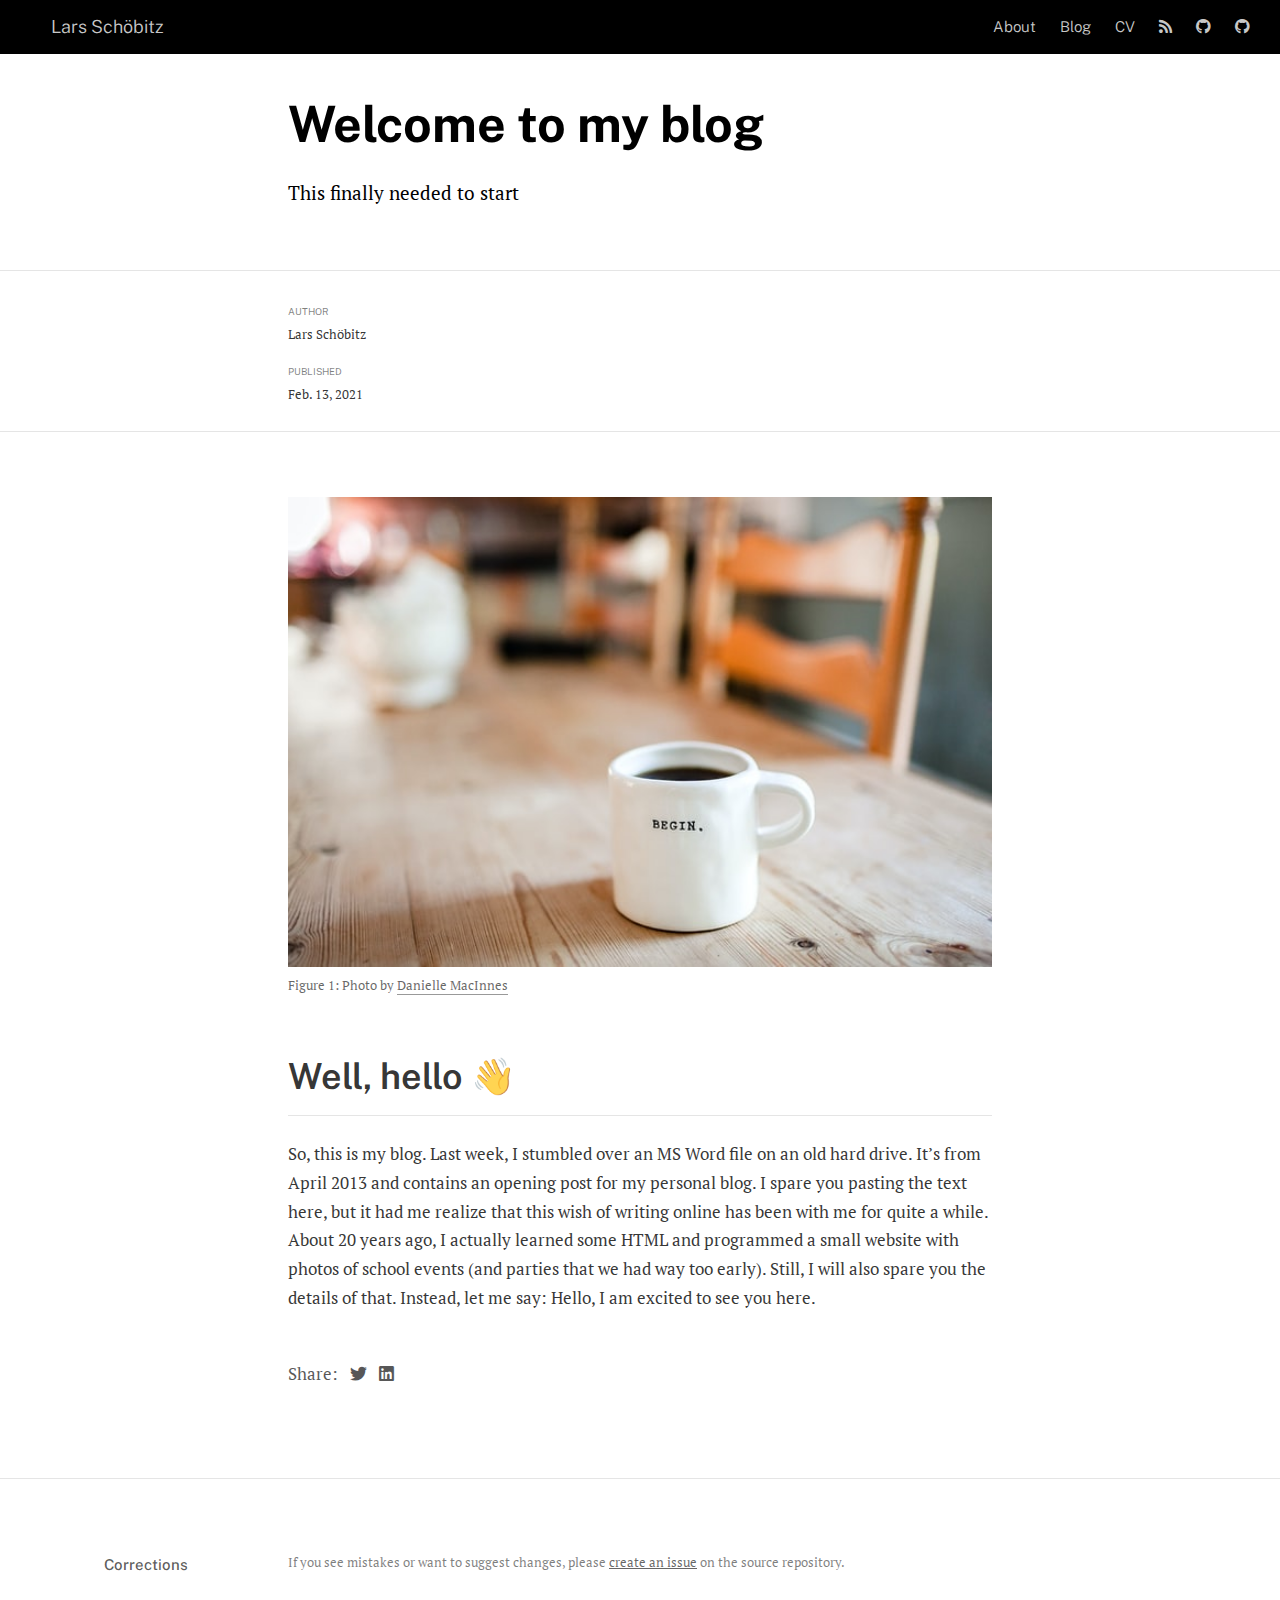
<file: docs/posts/2021-02-14-welcome/index.html>
<!DOCTYPE html>

<html xmlns="http://www.w3.org/1999/xhtml" lang="" xml:lang="">

<head>
  <meta charset="utf-8"/>
  <meta name="viewport" content="width=device-width, initial-scale=1"/>
  <meta http-equiv="X-UA-Compatible" content="IE=Edge,chrome=1"/>
  <meta name="generator" content="distill" />

  <style type="text/css">
  /* Hide doc at startup (prevent jankiness while JS renders/transforms) */
  body {
    visibility: hidden;
  }
  </style>

 <!--radix_placeholder_import_source-->
 <!--/radix_placeholder_import_source-->

<style type="text/css">code{white-space: pre;}</style>
<style type="text/css" data-origin="pandoc">
pre > code.sourceCode { white-space: pre; position: relative; }
pre > code.sourceCode > span { display: inline-block; line-height: 1.25; }
pre > code.sourceCode > span:empty { height: 1.2em; }
code.sourceCode > span { color: inherit; text-decoration: inherit; }
div.sourceCode { margin: 1em 0; }
pre.sourceCode { margin: 0; }
@media screen {
div.sourceCode { overflow: auto; }
}
@media print {
pre > code.sourceCode { white-space: pre-wrap; }
pre > code.sourceCode > span { text-indent: -5em; padding-left: 5em; }
}
pre.numberSource code
  { counter-reset: source-line 0; }
pre.numberSource code > span
  { position: relative; left: -4em; counter-increment: source-line; }
pre.numberSource code > span > a:first-child::before
  { content: counter(source-line);
    position: relative; left: -1em; text-align: right; vertical-align: baseline;
    border: none; display: inline-block;
    -webkit-touch-callout: none; -webkit-user-select: none;
    -khtml-user-select: none; -moz-user-select: none;
    -ms-user-select: none; user-select: none;
    padding: 0 4px; width: 4em;
    color: #aaaaaa;
  }
pre.numberSource { margin-left: 3em; border-left: 1px solid #aaaaaa;  padding-left: 4px; }
div.sourceCode
  {   }
@media screen {
pre > code.sourceCode > span > a:first-child::before { text-decoration: underline; }
}
code span.al { color: #ad0000; } /* Alert */
code span.an { color: #5e5e5e; } /* Annotation */
code span.at { color: #20794d; } /* Attribute */
code span.bn { color: #ad0000; } /* BaseN */
code span.bu { } /* BuiltIn */
code span.cf { color: #007ba5; } /* ControlFlow */
code span.ch { color: #20794d; } /* Char */
code span.cn { color: #8f5902; } /* Constant */
code span.co { color: #5e5e5e; } /* Comment */
code span.cv { color: #5e5e5e; font-style: italic; } /* CommentVar */
code span.do { color: #5e5e5e; font-style: italic; } /* Documentation */
code span.dt { color: #ad0000; } /* DataType */
code span.dv { color: #ad0000; } /* DecVal */
code span.er { color: #ad0000; } /* Error */
code span.ex { } /* Extension */
code span.fl { color: #ad0000; } /* Float */
code span.fu { color: #4758ab; } /* Function */
code span.im { } /* Import */
code span.in { color: #5e5e5e; } /* Information */
code span.kw { color: #007ba5; } /* Keyword */
code span.op { color: #5e5e5e; } /* Operator */
code span.ot { color: #007ba5; } /* Other */
code span.pp { color: #ad0000; } /* Preprocessor */
code span.sc { color: #20794d; } /* SpecialChar */
code span.ss { color: #20794d; } /* SpecialString */
code span.st { color: #20794d; } /* String */
code span.va { color: #111111; } /* Variable */
code span.vs { color: #20794d; } /* VerbatimString */
code span.wa { color: #5e5e5e; font-style: italic; } /* Warning */
</style>

  <!--radix_placeholder_meta_tags-->
<title>Lars Schöbitz: Welcome to my blog</title>

<meta property="description" itemprop="description" content="This finally needed to start"/>

<link rel="canonical" href="https://www.lse.de/posts/2021-02-14-welcome/"/>

<!--  https://schema.org/Article -->
<meta property="article:published" itemprop="datePublished" content="2021-02-14"/>
<meta property="article:created" itemprop="dateCreated" content="2021-02-14"/>
<meta name="article:author" content="Lars Schöbitz"/>

<!--  https://developers.facebook.com/docs/sharing/webmasters#markup -->
<meta property="og:title" content="Lars Schöbitz: Welcome to my blog"/>
<meta property="og:type" content="article"/>
<meta property="og:description" content="This finally needed to start"/>
<meta property="og:url" content="https://www.lse.de/posts/2021-02-14-welcome/"/>
<meta property="og:image" content="https://www.lse.de/posts/2021-02-14-welcome/img/welcome.jpg"/>
<meta property="og:locale" content="en_US"/>
<meta property="og:site_name" content="Lars Schöbitz"/>

<!--  https://dev.twitter.com/cards/types/summary -->
<meta property="twitter:card" content="summary_large_image"/>
<meta property="twitter:title" content="Lars Schöbitz: Welcome to my blog"/>
<meta property="twitter:description" content="This finally needed to start"/>
<meta property="twitter:url" content="https://www.lse.de/posts/2021-02-14-welcome/"/>
<meta property="twitter:image" content="https://www.lse.de/posts/2021-02-14-welcome/img/welcome.jpg"/>
<meta property="twitter:site" content="@larnsce"/>
<meta property="twitter:creator" content="@larnsce"/>

<!--/radix_placeholder_meta_tags-->
  <!--radix_placeholder_rmarkdown_metadata-->

<script type="text/json" id="radix-rmarkdown-metadata">
{"type":"list","attributes":{"names":{"type":"character","attributes":{},"value":["title","description","author","date","output","preview","canonical_url"]}},"value":[{"type":"character","attributes":{},"value":["Welcome to my blog"]},{"type":"character","attributes":{},"value":["This finally needed to start"]},{"type":"list","attributes":{},"value":[{"type":"list","attributes":{"names":{"type":"character","attributes":{},"value":["name"]}},"value":[{"type":"character","attributes":{},"value":["Lars Schöbitz"]}]}]},{"type":"character","attributes":{},"value":["2021-02-14"]},{"type":"list","attributes":{"names":{"type":"character","attributes":{},"value":["distill::distill_article"]}},"value":[{"type":"list","attributes":{"names":{"type":"character","attributes":{},"value":["self_contained"]}},"value":[{"type":"logical","attributes":{},"value":[false]}]}]},{"type":"character","attributes":{},"value":["img/welcome.jpg"]},{"type":"character","attributes":{},"value":["https://www.lse.de/posts/2021-02-14-welcome/"]}]}
</script>
<!--/radix_placeholder_rmarkdown_metadata-->
  
  <script type="text/json" id="radix-resource-manifest">
  {"type":"character","attributes":{},"value":["img/welcome.jpg","welcome_files/anchor-4.2.2/anchor.min.js","welcome_files/bowser-1.9.3/bowser.min.js","welcome_files/distill-2.2.21/template.v2.js","welcome_files/header-attrs-2.6.6/header-attrs.js","welcome_files/jquery-1.11.3/jquery.min.js","welcome_files/popper-2.6.0/popper.min.js","welcome_files/tippy-6.2.7/tippy-bundle.umd.min.js","welcome_files/tippy-6.2.7/tippy-light-border.css","welcome_files/tippy-6.2.7/tippy.css","welcome_files/tippy-6.2.7/tippy.umd.min.js","welcome_files/webcomponents-2.0.0/webcomponents.js"]}
  </script>
  <!--radix_placeholder_navigation_in_header-->
<meta name="distill:offset" content="../.."/>

<script type="application/javascript">

  window.headroom_prevent_pin = false;

  window.document.addEventListener("DOMContentLoaded", function (event) {

    // initialize headroom for banner
    var header = $('header').get(0);
    var headerHeight = header.offsetHeight;
    var headroom = new Headroom(header, {
      tolerance: 5,
      onPin : function() {
        if (window.headroom_prevent_pin) {
          window.headroom_prevent_pin = false;
          headroom.unpin();
        }
      }
    });
    headroom.init();
    if(window.location.hash)
      headroom.unpin();
    $(header).addClass('headroom--transition');

    // offset scroll location for banner on hash change
    // (see: https://github.com/WickyNilliams/headroom.js/issues/38)
    window.addEventListener("hashchange", function(event) {
      window.scrollTo(0, window.pageYOffset - (headerHeight + 25));
    });

    // responsive menu
    $('.distill-site-header').each(function(i, val) {
      var topnav = $(this);
      var toggle = topnav.find('.nav-toggle');
      toggle.on('click', function() {
        topnav.toggleClass('responsive');
      });
    });

    // nav dropdowns
    $('.nav-dropbtn').click(function(e) {
      $(this).next('.nav-dropdown-content').toggleClass('nav-dropdown-active');
      $(this).parent().siblings('.nav-dropdown')
         .children('.nav-dropdown-content').removeClass('nav-dropdown-active');
    });
    $("body").click(function(e){
      $('.nav-dropdown-content').removeClass('nav-dropdown-active');
    });
    $(".nav-dropdown").click(function(e){
      e.stopPropagation();
    });
  });
</script>

<style type="text/css">

/* Theme (user-documented overrideables for nav appearance) */

.distill-site-nav {
  color: rgba(255, 255, 255, 0.8);
  background-color: #0F2E3D;
  font-size: 15px;
  font-weight: 300;
}

.distill-site-nav a {
  color: inherit;
  text-decoration: none;
}

.distill-site-nav a:hover {
  color: white;
}

@media print {
  .distill-site-nav {
    display: none;
  }
}

.distill-site-header {

}

.distill-site-footer {

}


/* Site Header */

.distill-site-header {
  width: 100%;
  box-sizing: border-box;
  z-index: 3;
}

.distill-site-header .nav-left {
  display: inline-block;
  margin-left: 8px;
}

@media screen and (max-width: 768px) {
  .distill-site-header .nav-left {
    margin-left: 0;
  }
}


.distill-site-header .nav-right {
  float: right;
  margin-right: 8px;
}

.distill-site-header a,
.distill-site-header .title {
  display: inline-block;
  text-align: center;
  padding: 14px 10px 14px 10px;
}

.distill-site-header .title {
  font-size: 18px;
  min-width: 150px;
}

.distill-site-header .logo {
  padding: 0;
}

.distill-site-header .logo img {
  display: none;
  max-height: 20px;
  width: auto;
  margin-bottom: -4px;
}

.distill-site-header .nav-image img {
  max-height: 18px;
  width: auto;
  display: inline-block;
  margin-bottom: -3px;
}



@media screen and (min-width: 1000px) {
  .distill-site-header .logo img {
    display: inline-block;
  }
  .distill-site-header .nav-left {
    margin-left: 20px;
  }
  .distill-site-header .nav-right {
    margin-right: 20px;
  }
  .distill-site-header .title {
    padding-left: 12px;
  }
}


.distill-site-header .nav-toggle {
  display: none;
}

.nav-dropdown {
  display: inline-block;
  position: relative;
}

.nav-dropdown .nav-dropbtn {
  border: none;
  outline: none;
  color: rgba(255, 255, 255, 0.8);
  padding: 16px 10px;
  background-color: transparent;
  font-family: inherit;
  font-size: inherit;
  font-weight: inherit;
  margin: 0;
  margin-top: 1px;
  z-index: 2;
}

.nav-dropdown-content {
  display: none;
  position: absolute;
  background-color: white;
  min-width: 200px;
  border: 1px solid rgba(0,0,0,0.15);
  border-radius: 4px;
  box-shadow: 0px 8px 16px 0px rgba(0,0,0,0.1);
  z-index: 1;
  margin-top: 2px;
  white-space: nowrap;
  padding-top: 4px;
  padding-bottom: 4px;
}

.nav-dropdown-content hr {
  margin-top: 4px;
  margin-bottom: 4px;
  border: none;
  border-bottom: 1px solid rgba(0, 0, 0, 0.1);
}

.nav-dropdown-active {
  display: block;
}

.nav-dropdown-content a, .nav-dropdown-content .nav-dropdown-header {
  color: black;
  padding: 6px 24px;
  text-decoration: none;
  display: block;
  text-align: left;
}

.nav-dropdown-content .nav-dropdown-header {
  display: block;
  padding: 5px 24px;
  padding-bottom: 0;
  text-transform: uppercase;
  font-size: 14px;
  color: #999999;
  white-space: nowrap;
}

.nav-dropdown:hover .nav-dropbtn {
  color: white;
}

.nav-dropdown-content a:hover {
  background-color: #ddd;
  color: black;
}

.nav-right .nav-dropdown-content {
  margin-left: -45%;
  right: 0;
}

@media screen and (max-width: 768px) {
  .distill-site-header a, .distill-site-header .nav-dropdown  {display: none;}
  .distill-site-header a.nav-toggle {
    float: right;
    display: block;
  }
  .distill-site-header .title {
    margin-left: 0;
  }
  .distill-site-header .nav-right {
    margin-right: 0;
  }
  .distill-site-header {
    overflow: hidden;
  }
  .nav-right .nav-dropdown-content {
    margin-left: 0;
  }
}


@media screen and (max-width: 768px) {
  .distill-site-header.responsive {position: relative; min-height: 500px; }
  .distill-site-header.responsive a.nav-toggle {
    position: absolute;
    right: 0;
    top: 0;
  }
  .distill-site-header.responsive a,
  .distill-site-header.responsive .nav-dropdown {
    display: block;
    text-align: left;
  }
  .distill-site-header.responsive .nav-left,
  .distill-site-header.responsive .nav-right {
    width: 100%;
  }
  .distill-site-header.responsive .nav-dropdown {float: none;}
  .distill-site-header.responsive .nav-dropdown-content {position: relative;}
  .distill-site-header.responsive .nav-dropdown .nav-dropbtn {
    display: block;
    width: 100%;
    text-align: left;
  }
}

/* Site Footer */

.distill-site-footer {
  width: 100%;
  overflow: hidden;
  box-sizing: border-box;
  z-index: 3;
  margin-top: 30px;
  padding-top: 30px;
  padding-bottom: 30px;
  text-align: center;
}

/* Headroom */

d-title {
  padding-top: 6rem;
}

@media print {
  d-title {
    padding-top: 4rem;
  }
}

.headroom {
  z-index: 1000;
  position: fixed;
  top: 0;
  left: 0;
  right: 0;
}

.headroom--transition {
  transition: all .4s ease-in-out;
}

.headroom--unpinned {
  top: -100px;
}

.headroom--pinned {
  top: 0;
}

/* adjust viewport for navbar height */
/* helps vertically center bootstrap (non-distill) content */
.min-vh-100 {
  min-height: calc(100vh - 100px) !important;
}

</style>

<script src="../../site_libs/jquery-1.11.3/jquery.min.js"></script>
<link href="../../site_libs/font-awesome-5.1.0/css/all.css" rel="stylesheet"/>
<link href="../../site_libs/font-awesome-5.1.0/css/v4-shims.css" rel="stylesheet"/>
<script src="../../site_libs/headroom-0.9.4/headroom.min.js"></script>
<!--/radix_placeholder_navigation_in_header-->
  <!--radix_placeholder_distill-->

<style type="text/css">

body {
  background-color: white;
}

.pandoc-table {
  width: 100%;
}

.pandoc-table>caption {
  margin-bottom: 10px;
}

.pandoc-table th:not([align]) {
  text-align: left;
}

.pagedtable-footer {
  font-size: 15px;
}

d-byline .byline {
  grid-template-columns: 2fr 2fr;
}

d-byline .byline h3 {
  margin-block-start: 1.5em;
}

d-byline .byline .authors-affiliations h3 {
  margin-block-start: 0.5em;
}

.authors-affiliations .orcid-id {
  width: 16px;
  height:16px;
  margin-left: 4px;
  margin-right: 4px;
  vertical-align: middle;
  padding-bottom: 2px;
}

d-title .dt-tags {
  margin-top: 1em;
  grid-column: text;
}

.dt-tags .dt-tag {
  text-decoration: none;
  display: inline-block;
  color: rgba(0,0,0,0.6);
  padding: 0em 0.4em;
  margin-right: 0.5em;
  margin-bottom: 0.4em;
  font-size: 70%;
  border: 1px solid rgba(0,0,0,0.2);
  border-radius: 3px;
  text-transform: uppercase;
  font-weight: 500;
}

d-article table.gt_table td,
d-article table.gt_table th {
  border-bottom: none;
}

.html-widget {
  margin-bottom: 2.0em;
}

.l-screen-inset {
  padding-right: 16px;
}

.l-screen .caption {
  margin-left: 10px;
}

.shaded {
  background: rgb(247, 247, 247);
  padding-top: 20px;
  padding-bottom: 20px;
  border-top: 1px solid rgba(0, 0, 0, 0.1);
  border-bottom: 1px solid rgba(0, 0, 0, 0.1);
}

.shaded .html-widget {
  margin-bottom: 0;
  border: 1px solid rgba(0, 0, 0, 0.1);
}

.shaded .shaded-content {
  background: white;
}

.text-output {
  margin-top: 0;
  line-height: 1.5em;
}

.hidden {
  display: none !important;
}

d-article {
  padding-top: 2.5rem;
  padding-bottom: 30px;
}

d-appendix {
  padding-top: 30px;
}

d-article>p>img {
  width: 100%;
}

d-article h2 {
  margin: 1rem 0 1.5rem 0;
}

d-article h3 {
  margin-top: 1.5rem;
}

d-article iframe {
  border: 1px solid rgba(0, 0, 0, 0.1);
  margin-bottom: 2.0em;
  width: 100%;
}

/* Tweak code blocks */

d-article div.sourceCode code,
d-article pre code {
  font-family: Consolas, Monaco, 'Andale Mono', 'Ubuntu Mono', monospace;
}

d-article pre,
d-article div.sourceCode,
d-article div.sourceCode pre {
  overflow: auto;
}

d-article div.sourceCode {
  background-color: white;
}

d-article div.sourceCode pre {
  padding-left: 10px;
  font-size: 12px;
  border-left: 2px solid rgba(0,0,0,0.1);
}

d-article pre {
  font-size: 12px;
  color: black;
  background: none;
  margin-top: 0;
  text-align: left;
  white-space: pre;
  word-spacing: normal;
  word-break: normal;
  word-wrap: normal;
  line-height: 1.5;

  -moz-tab-size: 4;
  -o-tab-size: 4;
  tab-size: 4;

  -webkit-hyphens: none;
  -moz-hyphens: none;
  -ms-hyphens: none;
  hyphens: none;
}

d-article pre a {
  border-bottom: none;
}

d-article pre a:hover {
  border-bottom: none;
  text-decoration: underline;
}

d-article details {
  grid-column: text;
  margin-bottom: 0.8em;
}

@media(min-width: 768px) {

d-article pre,
d-article div.sourceCode,
d-article div.sourceCode pre {
  overflow: visible !important;
}

d-article div.sourceCode pre {
  padding-left: 18px;
  font-size: 14px;
}

d-article pre {
  font-size: 14px;
}

}

figure img.external {
  background: white;
  border: 1px solid rgba(0, 0, 0, 0.1);
  box-shadow: 0 1px 8px rgba(0, 0, 0, 0.1);
  padding: 18px;
  box-sizing: border-box;
}

/* CSS for d-contents */

.d-contents {
  grid-column: text;
  color: rgba(0,0,0,0.8);
  font-size: 0.9em;
  padding-bottom: 1em;
  margin-bottom: 1em;
  padding-bottom: 0.5em;
  margin-bottom: 1em;
  padding-left: 0.25em;
  justify-self: start;
}

@media(min-width: 1000px) {
  .d-contents.d-contents-float {
    height: 0;
    grid-column-start: 1;
    grid-column-end: 4;
    justify-self: center;
    padding-right: 3em;
    padding-left: 2em;
  }
}

.d-contents nav h3 {
  font-size: 18px;
  margin-top: 0;
  margin-bottom: 1em;
}

.d-contents li {
  list-style-type: none
}

.d-contents nav > ul {
  padding-left: 0;
}

.d-contents ul {
  padding-left: 1em
}

.d-contents nav ul li {
  margin-top: 0.6em;
  margin-bottom: 0.2em;
}

.d-contents nav a {
  font-size: 13px;
  border-bottom: none;
  text-decoration: none
  color: rgba(0, 0, 0, 0.8);
}

.d-contents nav a:hover {
  text-decoration: underline solid rgba(0, 0, 0, 0.6)
}

.d-contents nav > ul > li > a {
  font-weight: 600;
}

.d-contents nav > ul > li > ul {
  font-weight: inherit;
}

.d-contents nav > ul > li > ul > li {
  margin-top: 0.2em;
}


.d-contents nav ul {
  margin-top: 0;
  margin-bottom: 0.25em;
}

.d-article-with-toc h2:nth-child(2) {
  margin-top: 0;
}


/* Figure */

.figure {
  position: relative;
  margin-bottom: 2.5em;
  margin-top: 1.5em;
}

.figure img {
  width: 100%;
}

.figure .caption {
  color: rgba(0, 0, 0, 0.6);
  font-size: 12px;
  line-height: 1.5em;
}

.figure img.external {
  background: white;
  border: 1px solid rgba(0, 0, 0, 0.1);
  box-shadow: 0 1px 8px rgba(0, 0, 0, 0.1);
  padding: 18px;
  box-sizing: border-box;
}

.figure .caption a {
  color: rgba(0, 0, 0, 0.6);
}

.figure .caption b,
.figure .caption strong, {
  font-weight: 600;
  color: rgba(0, 0, 0, 1.0);
}

/* Citations */

d-article .citation {
  color: inherit;
  cursor: inherit;
}

div.hanging-indent{
  margin-left: 1em; text-indent: -1em;
}

/* Citation hover box */

.tippy-box[data-theme~=light-border] {
  background-color: rgba(250, 250, 250, 0.95);
}

.tippy-content > p {
  margin-bottom: 0;
  padding: 2px;
}


/* Tweak 1000px media break to show more text */

@media(min-width: 1000px) {
  .base-grid,
  distill-header,
  d-title,
  d-abstract,
  d-article,
  d-appendix,
  distill-appendix,
  d-byline,
  d-footnote-list,
  d-citation-list,
  distill-footer {
    grid-template-columns: [screen-start] 1fr [page-start kicker-start] 80px [middle-start] 50px [text-start kicker-end] 65px 65px 65px 65px 65px 65px 65px 65px [text-end gutter-start] 65px [middle-end] 65px [page-end gutter-end] 1fr [screen-end];
    grid-column-gap: 16px;
  }

  .grid {
    grid-column-gap: 16px;
  }

  d-article {
    font-size: 1.06rem;
    line-height: 1.7em;
  }
  figure .caption, .figure .caption, figure figcaption {
    font-size: 13px;
  }
}

@media(min-width: 1180px) {
  .base-grid,
  distill-header,
  d-title,
  d-abstract,
  d-article,
  d-appendix,
  distill-appendix,
  d-byline,
  d-footnote-list,
  d-citation-list,
  distill-footer {
    grid-template-columns: [screen-start] 1fr [page-start kicker-start] 60px [middle-start] 60px [text-start kicker-end] 60px 60px 60px 60px 60px 60px 60px 60px [text-end gutter-start] 60px [middle-end] 60px [page-end gutter-end] 1fr [screen-end];
    grid-column-gap: 32px;
  }

  .grid {
    grid-column-gap: 32px;
  }
}


/* Get the citation styles for the appendix (not auto-injected on render since
   we do our own rendering of the citation appendix) */

d-appendix .citation-appendix,
.d-appendix .citation-appendix {
  font-size: 11px;
  line-height: 15px;
  border-left: 1px solid rgba(0, 0, 0, 0.1);
  padding-left: 18px;
  border: 1px solid rgba(0,0,0,0.1);
  background: rgba(0, 0, 0, 0.02);
  padding: 10px 18px;
  border-radius: 3px;
  color: rgba(150, 150, 150, 1);
  overflow: hidden;
  margin-top: -12px;
  white-space: pre-wrap;
  word-wrap: break-word;
}

/* Include appendix styles here so they can be overridden */

d-appendix {
  contain: layout style;
  font-size: 0.8em;
  line-height: 1.7em;
  margin-top: 60px;
  margin-bottom: 0;
  border-top: 1px solid rgba(0, 0, 0, 0.1);
  color: rgba(0,0,0,0.5);
  padding-top: 60px;
  padding-bottom: 48px;
}

d-appendix h3 {
  grid-column: page-start / text-start;
  font-size: 15px;
  font-weight: 500;
  margin-top: 1em;
  margin-bottom: 0;
  color: rgba(0,0,0,0.65);
}

d-appendix h3 + * {
  margin-top: 1em;
}

d-appendix ol {
  padding: 0 0 0 15px;
}

@media (min-width: 768px) {
  d-appendix ol {
    padding: 0 0 0 30px;
    margin-left: -30px;
  }
}

d-appendix li {
  margin-bottom: 1em;
}

d-appendix a {
  color: rgba(0, 0, 0, 0.6);
}

d-appendix > * {
  grid-column: text;
}

d-appendix > d-footnote-list,
d-appendix > d-citation-list,
d-appendix > distill-appendix {
  grid-column: screen;
}

/* Include footnote styles here so they can be overridden */

d-footnote-list {
  contain: layout style;
}

d-footnote-list > * {
  grid-column: text;
}

d-footnote-list a.footnote-backlink {
  color: rgba(0,0,0,0.3);
  padding-left: 0.5em;
}



/* Anchor.js */

.anchorjs-link {
  /*transition: all .25s linear; */
  text-decoration: none;
  border-bottom: none;
}
*:hover > .anchorjs-link {
  margin-left: -1.125em !important;
  text-decoration: none;
  border-bottom: none;
}

/* Social footer */

.social_footer {
  margin-top: 30px;
  margin-bottom: 0;
  color: rgba(0,0,0,0.67);
}

.disqus-comments {
  margin-right: 30px;
}

.disqus-comment-count {
  border-bottom: 1px solid rgba(0, 0, 0, 0.4);
  cursor: pointer;
}

#disqus_thread {
  margin-top: 30px;
}

.article-sharing a {
  border-bottom: none;
  margin-right: 8px;
}

.article-sharing a:hover {
  border-bottom: none;
}

.sidebar-section.subscribe {
  font-size: 12px;
  line-height: 1.6em;
}

.subscribe p {
  margin-bottom: 0.5em;
}


.article-footer .subscribe {
  font-size: 15px;
  margin-top: 45px;
}


.sidebar-section.custom {
  font-size: 12px;
  line-height: 1.6em;
}

.custom p {
  margin-bottom: 0.5em;
}

/* Styles for listing layout (hide title) */
.layout-listing d-title, .layout-listing .d-title {
  display: none;
}

/* Styles for posts lists (not auto-injected) */


.posts-with-sidebar {
  padding-left: 45px;
  padding-right: 45px;
}

.posts-list .description h2,
.posts-list .description p {
  font-family: -apple-system, BlinkMacSystemFont, "Segoe UI", Roboto, Oxygen, Ubuntu, Cantarell, "Fira Sans", "Droid Sans", "Helvetica Neue", Arial, sans-serif;
}

.posts-list .description h2 {
  font-weight: 700;
  border-bottom: none;
  padding-bottom: 0;
}

.posts-list h2.post-tag {
  border-bottom: 1px solid rgba(0, 0, 0, 0.2);
  padding-bottom: 12px;
}
.posts-list {
  margin-top: 60px;
  margin-bottom: 24px;
}

.posts-list .post-preview {
  text-decoration: none;
  overflow: hidden;
  display: block;
  border-bottom: 1px solid rgba(0, 0, 0, 0.1);
  padding: 24px 0;
}

.post-preview-last {
  border-bottom: none !important;
}

.posts-list .posts-list-caption {
  grid-column: screen;
  font-weight: 400;
}

.posts-list .post-preview h2 {
  margin: 0 0 6px 0;
  line-height: 1.2em;
  font-style: normal;
  font-size: 24px;
}

.posts-list .post-preview p {
  margin: 0 0 12px 0;
  line-height: 1.4em;
  font-size: 16px;
}

.posts-list .post-preview .thumbnail {
  box-sizing: border-box;
  margin-bottom: 24px;
  position: relative;
  max-width: 500px;
}
.posts-list .post-preview img {
  width: 100%;
  display: block;
}

.posts-list .metadata {
  font-size: 12px;
  line-height: 1.4em;
  margin-bottom: 18px;
}

.posts-list .metadata > * {
  display: inline-block;
}

.posts-list .metadata .publishedDate {
  margin-right: 2em;
}

.posts-list .metadata .dt-authors {
  display: block;
  margin-top: 0.3em;
  margin-right: 2em;
}

.posts-list .dt-tags {
  display: block;
  line-height: 1em;
}

.posts-list .dt-tags .dt-tag {
  display: inline-block;
  color: rgba(0,0,0,0.6);
  padding: 0.3em 0.4em;
  margin-right: 0.2em;
  margin-bottom: 0.4em;
  font-size: 60%;
  border: 1px solid rgba(0,0,0,0.2);
  border-radius: 3px;
  text-transform: uppercase;
  font-weight: 500;
}

.posts-list img {
  opacity: 1;
}

.posts-list img[data-src] {
  opacity: 0;
}

.posts-more {
  clear: both;
}


.posts-sidebar {
  font-size: 16px;
}

.posts-sidebar h3 {
  font-size: 16px;
  margin-top: 0;
  margin-bottom: 0.5em;
  font-weight: 400;
  text-transform: uppercase;
}

.sidebar-section {
  margin-bottom: 30px;
}

.categories ul {
  list-style-type: none;
  margin: 0;
  padding: 0;
}

.categories li {
  color: rgba(0, 0, 0, 0.8);
  margin-bottom: 0;
}

.categories li>a {
  border-bottom: none;
}

.categories li>a:hover {
  border-bottom: 1px solid rgba(0, 0, 0, 0.4);
}

.categories .active {
  font-weight: 600;
}

.categories .category-count {
  color: rgba(0, 0, 0, 0.4);
}


@media(min-width: 768px) {
  .posts-list .post-preview h2 {
    font-size: 26px;
  }
  .posts-list .post-preview .thumbnail {
    float: right;
    width: 30%;
    margin-bottom: 0;
  }
  .posts-list .post-preview .description {
    float: left;
    width: 45%;
  }
  .posts-list .post-preview .metadata {
    float: left;
    width: 20%;
    margin-top: 8px;
  }
  .posts-list .post-preview p {
    margin: 0 0 12px 0;
    line-height: 1.5em;
    font-size: 16px;
  }
  .posts-with-sidebar .posts-list {
    float: left;
    width: 75%;
  }
  .posts-with-sidebar .posts-sidebar {
    float: right;
    width: 20%;
    margin-top: 60px;
    padding-top: 24px;
    padding-bottom: 24px;
  }
}


/* Improve display for browsers without grid (IE/Edge <= 15) */

.downlevel {
  line-height: 1.6em;
  font-family: -apple-system, BlinkMacSystemFont, "Segoe UI", Roboto, Oxygen, Ubuntu, Cantarell, "Fira Sans", "Droid Sans", "Helvetica Neue", Arial, sans-serif;
  margin: 0;
}

.downlevel .d-title {
  padding-top: 6rem;
  padding-bottom: 1.5rem;
}

.downlevel .d-title h1 {
  font-size: 50px;
  font-weight: 700;
  line-height: 1.1em;
  margin: 0 0 0.5rem;
}

.downlevel .d-title p {
  font-weight: 300;
  font-size: 1.2rem;
  line-height: 1.55em;
  margin-top: 0;
}

.downlevel .d-byline {
  padding-top: 0.8em;
  padding-bottom: 0.8em;
  font-size: 0.8rem;
  line-height: 1.8em;
}

.downlevel .section-separator {
  border: none;
  border-top: 1px solid rgba(0, 0, 0, 0.1);
}

.downlevel .d-article {
  font-size: 1.06rem;
  line-height: 1.7em;
  padding-top: 1rem;
  padding-bottom: 2rem;
}


.downlevel .d-appendix {
  padding-left: 0;
  padding-right: 0;
  max-width: none;
  font-size: 0.8em;
  line-height: 1.7em;
  margin-bottom: 0;
  color: rgba(0,0,0,0.5);
  padding-top: 40px;
  padding-bottom: 48px;
}

.downlevel .footnotes ol {
  padding-left: 13px;
}

.downlevel .base-grid,
.downlevel .distill-header,
.downlevel .d-title,
.downlevel .d-abstract,
.downlevel .d-article,
.downlevel .d-appendix,
.downlevel .distill-appendix,
.downlevel .d-byline,
.downlevel .d-footnote-list,
.downlevel .d-citation-list,
.downlevel .distill-footer,
.downlevel .appendix-bottom,
.downlevel .posts-container {
  padding-left: 40px;
  padding-right: 40px;
}

@media(min-width: 768px) {
  .downlevel .base-grid,
  .downlevel .distill-header,
  .downlevel .d-title,
  .downlevel .d-abstract,
  .downlevel .d-article,
  .downlevel .d-appendix,
  .downlevel .distill-appendix,
  .downlevel .d-byline,
  .downlevel .d-footnote-list,
  .downlevel .d-citation-list,
  .downlevel .distill-footer,
  .downlevel .appendix-bottom,
  .downlevel .posts-container {
  padding-left: 150px;
  padding-right: 150px;
  max-width: 900px;
}
}

.downlevel pre code {
  display: block;
  border-left: 2px solid rgba(0, 0, 0, .1);
  padding: 0 0 0 20px;
  font-size: 14px;
}

.downlevel code, .downlevel pre {
  color: black;
  background: none;
  font-family: Consolas, Monaco, 'Andale Mono', 'Ubuntu Mono', monospace;
  text-align: left;
  white-space: pre;
  word-spacing: normal;
  word-break: normal;
  word-wrap: normal;
  line-height: 1.5;

  -moz-tab-size: 4;
  -o-tab-size: 4;
  tab-size: 4;

  -webkit-hyphens: none;
  -moz-hyphens: none;
  -ms-hyphens: none;
  hyphens: none;
}

.downlevel .posts-list .post-preview {
  color: inherit;
}



</style>

<script type="application/javascript">

function is_downlevel_browser() {
  if (bowser.isUnsupportedBrowser({ msie: "12", msedge: "16"},
                                 window.navigator.userAgent)) {
    return true;
  } else {
    return window.load_distill_framework === undefined;
  }
}

// show body when load is complete
function on_load_complete() {

  // add anchors
  if (window.anchors) {
    window.anchors.options.placement = 'left';
    window.anchors.add('d-article > h2, d-article > h3, d-article > h4, d-article > h5');
  }


  // set body to visible
  document.body.style.visibility = 'visible';

  // force redraw for leaflet widgets
  if (window.HTMLWidgets) {
    var maps = window.HTMLWidgets.findAll(".leaflet");
    $.each(maps, function(i, el) {
      var map = this.getMap();
      map.invalidateSize();
      map.eachLayer(function(layer) {
        if (layer instanceof L.TileLayer)
          layer.redraw();
      });
    });
  }

  // trigger 'shown' so htmlwidgets resize
  $('d-article').trigger('shown');
}

function init_distill() {

  init_common();

  // create front matter
  var front_matter = $('<d-front-matter></d-front-matter>');
  $('#distill-front-matter').wrap(front_matter);

  // create d-title
  $('.d-title').changeElementType('d-title');

  // create d-byline
  var byline = $('<d-byline></d-byline>');
  $('.d-byline').replaceWith(byline);

  // create d-article
  var article = $('<d-article></d-article>');
  $('.d-article').wrap(article).children().unwrap();

  // move posts container into article
  $('.posts-container').appendTo($('d-article'));

  // create d-appendix
  $('.d-appendix').changeElementType('d-appendix');

  // flag indicating that we have appendix items
  var appendix = $('.appendix-bottom').children('h3').length > 0;

  // replace footnotes with <d-footnote>
  $('.footnote-ref').each(function(i, val) {
    appendix = true;
    var href = $(this).attr('href');
    var id = href.replace('#', '');
    var fn = $('#' + id);
    var fn_p = $('#' + id + '>p');
    fn_p.find('.footnote-back').remove();
    var text = fn_p.html();
    var dtfn = $('<d-footnote></d-footnote>');
    dtfn.html(text);
    $(this).replaceWith(dtfn);
  });
  // remove footnotes
  $('.footnotes').remove();

  // move refs into #references-listing
  $('#references-listing').replaceWith($('#refs'));

  $('h1.appendix, h2.appendix').each(function(i, val) {
    $(this).changeElementType('h3');
  });
  $('h3.appendix').each(function(i, val) {
    var id = $(this).attr('id');
    $('.d-contents a[href="#' + id + '"]').parent().remove();
    appendix = true;
    $(this).nextUntil($('h1, h2, h3')).addBack().appendTo($('d-appendix'));
  });

  // show d-appendix if we have appendix content
  $("d-appendix").css('display', appendix ? 'grid' : 'none');

  // localize layout chunks to just output
  $('.layout-chunk').each(function(i, val) {

    // capture layout
    var layout = $(this).attr('data-layout');

    // apply layout to markdown level block elements
    var elements = $(this).children().not('details, div.sourceCode, pre, script');
    elements.each(function(i, el) {
      var layout_div = $('<div class="' + layout + '"></div>');
      if (layout_div.hasClass('shaded')) {
        var shaded_content = $('<div class="shaded-content"></div>');
        $(this).wrap(shaded_content);
        $(this).parent().wrap(layout_div);
      } else {
        $(this).wrap(layout_div);
      }
    });


    // unwrap the layout-chunk div
    $(this).children().unwrap();
  });

  // remove code block used to force  highlighting css
  $('.distill-force-highlighting-css').parent().remove();

  // remove empty line numbers inserted by pandoc when using a
  // custom syntax highlighting theme
  $('code.sourceCode a:empty').remove();

  // load distill framework
  load_distill_framework();

  // wait for window.distillRunlevel == 4 to do post processing
  function distill_post_process() {

    if (!window.distillRunlevel || window.distillRunlevel < 4)
      return;

    // hide author/affiliations entirely if we have no authors
    var front_matter = JSON.parse($("#distill-front-matter").html());
    var have_authors = front_matter.authors && front_matter.authors.length > 0;
    if (!have_authors)
      $('d-byline').addClass('hidden');

    // article with toc class
    $('.d-contents').parent().addClass('d-article-with-toc');

    // strip links that point to #
    $('.authors-affiliations').find('a[href="#"]').removeAttr('href');

    // add orcid ids
    $('.authors-affiliations').find('.author').each(function(i, el) {
      var orcid_id = front_matter.authors[i].orcidID;
      if (orcid_id) {
        var a = $('<a></a>');
        a.attr('href', 'https://orcid.org/' + orcid_id);
        var img = $('<img></img>');
        img.addClass('orcid-id');
        img.attr('alt', 'ORCID ID');
        img.attr('src','[data-uri]');
        a.append(img);
        $(this).append(a);
      }
    });

    // hide elements of author/affiliations grid that have no value
    function hide_byline_column(caption) {
      $('d-byline').find('h3:contains("' + caption + '")').parent().css('visibility', 'hidden');
    }

    // affiliations
    var have_affiliations = false;
    for (var i = 0; i<front_matter.authors.length; ++i) {
      var author = front_matter.authors[i];
      if (author.affiliation !== "&nbsp;") {
        have_affiliations = true;
        break;
      }
    }
    if (!have_affiliations)
      $('d-byline').find('h3:contains("Affiliations")').css('visibility', 'hidden');

    // published date
    if (!front_matter.publishedDate)
      hide_byline_column("Published");

    // document object identifier
    var doi = $('d-byline').find('h3:contains("DOI")');
    var doi_p = doi.next().empty();
    if (!front_matter.doi) {
      // if we have a citation and valid citationText then link to that
      if ($('#citation').length > 0 && front_matter.citationText) {
        doi.html('Citation');
        $('<a href="#citation"></a>')
          .text(front_matter.citationText)
          .appendTo(doi_p);
      } else {
        hide_byline_column("DOI");
      }
    } else {
      $('<a></a>')
         .attr('href', "https://doi.org/" + front_matter.doi)
         .html(front_matter.doi)
         .appendTo(doi_p);
    }

     // change plural form of authors/affiliations
    if (front_matter.authors.length === 1) {
      var grid = $('.authors-affiliations');
      grid.children('h3:contains("Authors")').text('Author');
      grid.children('h3:contains("Affiliations")').text('Affiliation');
    }

    // remove d-appendix and d-footnote-list local styles
    $('d-appendix > style:first-child').remove();
    $('d-footnote-list > style:first-child').remove();

    // move appendix-bottom entries to the bottom
    $('.appendix-bottom').appendTo('d-appendix').children().unwrap();
    $('.appendix-bottom').remove();

    // hoverable references
    $('span.citation[data-cites]').each(function() {
      var refHtml = $('#ref-' + $(this).attr('data-cites')).html();
      window.tippy(this, {
        allowHTML: true,
        content: refHtml,
        maxWidth: 500,
        interactive: true,
        interactiveBorder: 10,
        theme: 'light-border',
        placement: 'bottom-start'
      });
    });

    // clear polling timer
    clearInterval(tid);

    // show body now that everything is ready
    on_load_complete();
  }

  var tid = setInterval(distill_post_process, 50);
  distill_post_process();

}

function init_downlevel() {

  init_common();

   // insert hr after d-title
  $('.d-title').after($('<hr class="section-separator"/>'));

  // check if we have authors
  var front_matter = JSON.parse($("#distill-front-matter").html());
  var have_authors = front_matter.authors && front_matter.authors.length > 0;

  // manage byline/border
  if (!have_authors)
    $('.d-byline').remove();
  $('.d-byline').after($('<hr class="section-separator"/>'));
  $('.d-byline a').remove();

  // remove toc
  $('.d-contents').remove();

  // move appendix elements
  $('h1.appendix, h2.appendix').each(function(i, val) {
    $(this).changeElementType('h3');
  });
  $('h3.appendix').each(function(i, val) {
    $(this).nextUntil($('h1, h2, h3')).addBack().appendTo($('.d-appendix'));
  });


  // inject headers into references and footnotes
  var refs_header = $('<h3></h3>');
  refs_header.text('References');
  $('#refs').prepend(refs_header);

  var footnotes_header = $('<h3></h3');
  footnotes_header.text('Footnotes');
  $('.footnotes').children('hr').first().replaceWith(footnotes_header);

  // move appendix-bottom entries to the bottom
  $('.appendix-bottom').appendTo('.d-appendix').children().unwrap();
  $('.appendix-bottom').remove();

  // remove appendix if it's empty
  if ($('.d-appendix').children().length === 0)
    $('.d-appendix').remove();

  // prepend separator above appendix
  $('.d-appendix').before($('<hr class="section-separator" style="clear: both"/>'));

  // trim code
  $('pre>code').each(function(i, val) {
    $(this).html($.trim($(this).html()));
  });

  // move posts-container right before article
  $('.posts-container').insertBefore($('.d-article'));

  $('body').addClass('downlevel');

  on_load_complete();
}


function init_common() {

  // jquery plugin to change element types
  (function($) {
    $.fn.changeElementType = function(newType) {
      var attrs = {};

      $.each(this[0].attributes, function(idx, attr) {
        attrs[attr.nodeName] = attr.nodeValue;
      });

      this.replaceWith(function() {
        return $("<" + newType + "/>", attrs).append($(this).contents());
      });
    };
  })(jQuery);

  // prevent underline for linked images
  $('a > img').parent().css({'border-bottom' : 'none'});

  // mark non-body figures created by knitr chunks as 100% width
  $('.layout-chunk').each(function(i, val) {
    var figures = $(this).find('img, .html-widget');
    if ($(this).attr('data-layout') !== "l-body") {
      figures.css('width', '100%');
    } else {
      figures.css('max-width', '100%');
      figures.filter("[width]").each(function(i, val) {
        var fig = $(this);
        fig.css('width', fig.attr('width') + 'px');
      });

    }
  });

  // auto-append index.html to post-preview links in file: protocol
  // and in rstudio ide preview
  $('.post-preview').each(function(i, val) {
    if (window.location.protocol === "file:")
      $(this).attr('href', $(this).attr('href') + "index.html");
  });

  // get rid of index.html references in header
  if (window.location.protocol !== "file:") {
    $('.distill-site-header a[href]').each(function(i,val) {
      $(this).attr('href', $(this).attr('href').replace("index.html", "./"));
    });
  }

  // add class to pandoc style tables
  $('tr.header').parent('thead').parent('table').addClass('pandoc-table');
  $('.kable-table').children('table').addClass('pandoc-table');

  // add figcaption style to table captions
  $('caption').parent('table').addClass("figcaption");

  // initialize posts list
  if (window.init_posts_list)
    window.init_posts_list();

  // implmement disqus comment link
  $('.disqus-comment-count').click(function() {
    window.headroom_prevent_pin = true;
    $('#disqus_thread').toggleClass('hidden');
    if (!$('#disqus_thread').hasClass('hidden')) {
      var offset = $(this).offset();
      $(window).resize();
      $('html, body').animate({
        scrollTop: offset.top - 35
      });
    }
  });
}

document.addEventListener('DOMContentLoaded', function() {
  if (is_downlevel_browser())
    init_downlevel();
  else
    window.addEventListener('WebComponentsReady', init_distill);
});

</script>

<style type="text/css">
/* base variables */

/* Edit the CSS properties in this file to create a custom
   Distill theme. Only edit values in the right column
   for each row; values shown are the CSS defaults.
   To return any property to the default,
   you may set its value to: unset
   All rows must end with a semi-colon.                      */

/* Optional: embed custom fonts here with `@import`          */
/* This must remain at the top of this file.                 */



html {
  /*-- Main font sizes --*/
  --title-size:      50px;
  --body-size:       1.06rem;
  --code-size:       14px;
  --aside-size:      12px;
  --fig-cap-size:    13px;
  /*-- Main font colors --*/
  --title-color:     #000000;
  --header-color:    rgba(0, 0, 0, 0.8);
  --body-color:      rgba(0, 0, 0, 0.8);
  --aside-color:     rgba(0, 0, 0, 0.6);
  --fig-cap-color:   rgba(0, 0, 0, 0.6);
  /*-- Specify custom fonts ~~~ must be imported above   --*/
  --heading-font:    sans-serif;
  --mono-font:       monospace;
  --body-font:       sans-serif;
  --navbar-font:     sans-serif;  /* websites + blogs only */
}

/*-- ARTICLE METADATA --*/
d-byline {
  --heading-size:    0.6rem;
  --heading-color:   rgba(0, 0, 0, 0.5);
  --body-size:       0.8rem;
  --body-color:      rgba(0, 0, 0, 0.8);
}

/*-- ARTICLE TABLE OF CONTENTS --*/
.d-contents {
  --heading-size:    18px;
  --contents-size:   13px;
}

/*-- ARTICLE APPENDIX --*/
d-appendix {
  --heading-size:    15px;
  --heading-color:   rgba(0, 0, 0, 0.65);
  --text-size:       0.8em;
  --text-color:      rgba(0, 0, 0, 0.5);
}

/*-- WEBSITE HEADER + FOOTER --*/
/* These properties only apply to Distill sites and blogs  */

.distill-site-header {
  --title-size:       18px;
  --text-color:       rgba(255, 255, 255, 0.8);
  --text-size:        15px;
  --hover-color:      white;
  --bkgd-color:       #0F2E3D;
}

.distill-site-footer {
  --text-color:       rgba(255, 255, 255, 0.8);
  --text-size:        15px;
  --hover-color:      white;
  --bkgd-color:       #0F2E3D;
}

/*-- Additional custom styles --*/
/* Add any additional CSS rules below                      */
</style>
<style type="text/css">
/* base variables */

/* Edit the CSS properties in this file to create a custom
   Distill theme. Only edit values in the right column
   for each row; values shown are the CSS defaults.
   To return any property to the default,
   you may set its value to: unset
   All rows must end with a semi-colon.                      */

/* Optional: embed custom fonts here with `@import`          */
/* This must remain at the top of this file.                 */
@import url('https://fonts.googleapis.com/css2?family=Amiri');
@import url('https://fonts.googleapis.com/css2?family=Bitter');
@import url('https://fonts.googleapis.com/css2?family=DM+Mono');
@import url('https://fonts.googleapis.com/css2?family=Public+Sans');
@import url('https://fonts.googleapis.com/css2?family=PT+Serif');


html {
  /*-- Main font sizes --*/
  --title-size:      50px;
  --body-size:       1.06rem;
  --code-size:       14px;
  --aside-size:      12px;
  --fig-cap-size:    13px;
  /*-- Main font colors --*/
  --title-color:     #000000;
  --header-color:    rgba(0, 0, 0, 0.8);
  --body-color:      rgba(0, 0, 0, 0.8);
  --aside-color:     rgba(0, 0, 0, 0.6);
  --fig-cap-color:   rgba(0, 0, 0, 0.6);
  /*-- Specify custom fonts ~~~ must be imported above   --*/
  --heading-font:    "Public Sans", serif;
  --mono-font:       "DM Mono", monospace;
  --body-font:       "PT Serif", sans-serif;
  --navbar-font:     "Public Sans", serif;
}

/*-- ARTICLE METADATA --*/
d-byline {
  --heading-size:    0.6rem;
  --heading-color:   rgba(0, 0, 0, 0.5);
  --body-size:       0.8rem;
  --body-color:      rgba(0, 0, 0, 0.8);
}

/*-- ARTICLE TABLE OF CONTENTS --*/
.d-contents {
  --heading-size:    18px;
  --contents-size:   13px;
}

/*-- ARTICLE APPENDIX --*/
d-appendix {
  --heading-size:    15px;
  --heading-color:   rgba(0, 0, 0, 0.65);
  --text-size:       0.8em;
  --text-color:      rgba(0, 0, 0, 0.5);
}

/*-- WEBSITE HEADER + FOOTER --*/
/* These properties only apply to Distill sites and blogs  */

.distill-site-header {
  --title-size:       18px;
  --text-color:       rgba(255, 255, 255, 0.8);
  --text-size:        15px;
  --hover-color:      white;
  --bkgd-color:       #000000;
}

.distill-site-footer {
  --text-color:       rgba(255, 255, 255, 0.8);
  --text-size:        15px;
  --hover-color:      white;
  --bkgd-color:       #0F2E3D;
}

/*-- Additional custom styles --*/
/* Add any additional CSS rules below                      */
</style>
<style type="text/css">
/* base style */

/* FONT FAMILIES */

:root {
  --heading-default: -apple-system, BlinkMacSystemFont, "Segoe UI", Roboto, Oxygen, Ubuntu, Cantarell, "Fira Sans", "Droid Sans", "Helvetica Neue", Arial, sans-serif;
  --mono-default: Consolas, Monaco, 'Andale Mono', 'Ubuntu Mono', monospace;
  --body-default: -apple-system, BlinkMacSystemFont, "Segoe UI", Roboto, Oxygen, Ubuntu, Cantarell, "Fira Sans", "Droid Sans", "Helvetica Neue", Arial, sans-serif;
}

body,
.posts-list .post-preview p,
.posts-list .description p {
  font-family: var(--body-font), var(--body-default);
}

h1, h2, h3, h4, h5, h6,
.posts-list .post-preview h2,
.posts-list .description h2 {
  font-family: var(--heading-font), var(--heading-default);
}

d-article div.sourceCode code,
d-article pre code {
  font-family: var(--mono-font), var(--mono-default);
}


/*-- TITLE --*/
d-title h1,
.posts-list > h1 {
  color: var(--title-color, black);
}

d-title h1 {
  font-size: var(--title-size, 50px);
}

/*-- HEADERS --*/
d-article h1,
d-article h2,
d-article h3,
d-article h4,
d-article h5,
d-article h6 {
  color: var(--header-color, rgba(0, 0, 0, 0.8));
}

/*-- BODY --*/
d-article > p,  /* only text inside of <p> tags */
d-article > ul, /* lists */
d-article > ol {
  color: var(--body-color, rgba(0, 0, 0, 0.8));
  font-size: var(--body-size, 1.06rem);
}


/*-- CODE --*/
d-article div.sourceCode code,
d-article pre code {
  font-size: var(--code-size, 14px);
}

/*-- ASIDE --*/
d-article aside {
  font-size: var(--aside-size, 12px);
  color: var(--aside-color, rgba(0, 0, 0, 0.6));
}

/*-- FIGURE CAPTIONS --*/
figure .caption,
figure figcaption,
.figure .caption {
  font-size: var(--fig-cap-size, 13px);
  color: var(--fig-cap-color, rgba(0, 0, 0, 0.6));
}

/*-- METADATA --*/
d-byline h3 {
  font-size: var(--heading-size, 0.6rem);
  color: var(--heading-color, rgba(0, 0, 0, 0.5));
}

d-byline {
  font-size: var(--body-size, 0.8rem);
  color: var(--body-color, rgba(0, 0, 0, 0.8));
}

d-byline a,
d-article d-byline a {
  color: var(--body-color, rgba(0, 0, 0, 0.8));
}

/*-- TABLE OF CONTENTS --*/
.d-contents nav h3 {
  font-size: var(--heading-size, 18px);
}

.d-contents nav a {
  font-size: var(--contents-size, 13px);
}

/*-- APPENDIX --*/
d-appendix h3 {
  font-size: var(--heading-size, 15px);
  color: var(--heading-color, rgba(0, 0, 0, 0.65));
}

d-appendix {
  font-size: var(--text-size, 0.8em);
  color: var(--text-color, rgba(0, 0, 0, 0.5));
}

d-appendix d-footnote-list a.footnote-backlink {
  color: var(--text-color, rgba(0, 0, 0, 0.5));
}

/*-- WEBSITE HEADER + FOOTER --*/
.distill-site-header .title {
  font-size: var(--title-size, 18px);
  font-family: var(--navbar-font), var(--heading-default);
}

.distill-site-header a,
.nav-dropdown .nav-dropbtn {
  font-family: var(--navbar-font), var(--heading-default);
}

.nav-dropdown .nav-dropbtn {
  color: var(--text-color, rgba(255, 255, 255, 0.8));
  font-size: var(--text-size, 15px);
}

.distill-site-header a:hover,
.nav-dropdown:hover .nav-dropbtn {
  color: var(--hover-color, white);
}

.distill-site-header {
  font-size: var(--text-size, 15px);
  color: var(--text-color, rgba(255, 255, 255, 0.8));
  background-color: var(--bkgd-color, #0F2E3D);
}

.distill-site-footer {
  font-size: var(--text-size, 15px);
  color: var(--text-color, rgba(255, 255, 255, 0.8));
  background-color: var(--bkgd-color, #0F2E3D);
}

.distill-site-footer a:hover {
  color: var(--hover-color, white);
}</style>
<!--/radix_placeholder_distill-->
  <script src="../../site_libs/header-attrs-2.6.6/header-attrs.js"></script>
  <script src="../../site_libs/jquery-1.11.3/jquery.min.js"></script>
  <script src="../../site_libs/popper-2.6.0/popper.min.js"></script>
  <link href="../../site_libs/tippy-6.2.7/tippy.css" rel="stylesheet" />
  <link href="../../site_libs/tippy-6.2.7/tippy-light-border.css" rel="stylesheet" />
  <script src="../../site_libs/tippy-6.2.7/tippy.umd.min.js"></script>
  <script src="../../site_libs/anchor-4.2.2/anchor.min.js"></script>
  <script src="../../site_libs/bowser-1.9.3/bowser.min.js"></script>
  <script src="../../site_libs/webcomponents-2.0.0/webcomponents.js"></script>
  <script src="../../site_libs/distill-2.2.21/template.v2.js"></script>
  <!--radix_placeholder_site_in_header-->
<!--/radix_placeholder_site_in_header-->


</head>

<body>

<!--radix_placeholder_front_matter-->

<script id="distill-front-matter" type="text/json">
{"title":"Welcome to my blog","description":"This finally needed to start","authors":[{"author":"Lars Schöbitz","authorURL":"#","affiliation":"&nbsp;","affiliationURL":"#","orcidID":""}],"publishedDate":"2021-02-14T00:00:00.000+01:00","citationText":"Schöbitz, 2021"}
</script>

<!--/radix_placeholder_front_matter-->
<!--radix_placeholder_navigation_before_body-->
<header class="header header--fixed" role="banner">
<nav class="distill-site-nav distill-site-header">
<div class="nav-left">
<a href="../../index.html" class="title">Lars Schöbitz</a>
</div>
<div class="nav-right">
<a href="../../about.html">About</a>
<a href="../../blog.html">Blog</a>
<a href="https://www.lse.de/cv/">CV</a>
<a href="../../blog.xml">
<i class="fa fa-rss" aria-hidden="true"></i>
</a>
<a href="https://github.com/larnsce/lse">
<i class="fab fa-github" aria-hidden="true"></i>
</a>
<a href="https://github.com/larnsce/lse" aria-label="Link to source">
<i class="fab fa-github" aria-hidden="true"></i>
</a>
<a href="javascript:void(0);" class="nav-toggle">&#9776;</a>
</div>
</nav>
</header>
<!--/radix_placeholder_navigation_before_body-->
<!--radix_placeholder_site_before_body-->
<!--/radix_placeholder_site_before_body-->

<div class="d-title">
<h1>Welcome to my blog</h1>
<!--radix_placeholder_categories-->
<!--/radix_placeholder_categories-->
<p><p>This finally needed to start</p></p>
</div>

<div class="d-byline">
  Lars Schöbitz  
  
<br/>2021-02-14
</div>

<div class="d-article">
<script async defer data-domain="lse.de" src="https://plausible.io/js/plausible.js"></script>
<div class="layout-chunk" data-layout="l-body">
<div class="figure"><span id="fig:unnamed-chunk-1"></span>
<img src="img/welcome.jpg" alt="Photo by [Danielle MacInnes](https://unsplash.com/photos/IuLgi9PWETU)" data-distill-preview=1 />
<p class="caption">
Figure 1: Photo by <a href="https://unsplash.com/photos/IuLgi9PWETU">Danielle MacInnes</a>
</p>
</div>
</div>
<h2 id="well-hello">Well, hello 👋</h2>
<p>So, this is my blog. Last week, I stumbled over an MS Word file on an old hard drive. It’s from April 2013 and contains an opening post for my personal blog. I spare you pasting the text here, but it had me realize that this wish of writing online has been with me for quite a while. About 20 years ago, I actually learned some HTML and programmed a small website with photos of school events (and parties that we had way too early). Still, I will also spare you the details of that. Instead, let me say: Hello, I am excited to see you here.</p>
<div class="sourceCode" id="cb1"><pre class="sourceCode r distill-force-highlighting-css"><code class="sourceCode r"></code></pre></div>
<!--radix_placeholder_article_footer-->
<div class="article-footer">
  <p class="social_footer">
    <span class="article-sharing">
      Share: &nbsp;
      <a href="https://twitter.com/share?text=Welcome%20to%20my%20blog&amp;url=https%3A%2F%2Fwww.lse.de%2Fposts%2F2021-02-14-welcome%2F">
        <i class="fab fa-twitter"></i>
      </a>
      <a href="https://www.linkedin.com/shareArticle?mini=true&amp;url=https%3A%2F%2Fwww.lse.de%2Fposts%2F2021-02-14-welcome%2F&amp;title=Welcome%20to%20my%20blog">
        <i class="fab fa-linkedin"></i>
      </a>
    </span>
  </p>
</div>
<!--/radix_placeholder_article_footer-->
</div>

<div class="d-appendix">
</div>


<!--radix_placeholder_site_after_body-->
<!--/radix_placeholder_site_after_body-->
<!--radix_placeholder_appendices-->
<div class="appendix-bottom">
  <h3 id="updates-and-corrections">Corrections</h3>
  <p>If you see mistakes or want to suggest changes, please <a href="https://github.com/larnsce/lse/issues/new">create an issue</a> on the source repository.</p>
</div>
<!--/radix_placeholder_appendices-->
<!--radix_placeholder_navigation_after_body-->
<!--/radix_placeholder_navigation_after_body-->

</body>

</html>
</file>
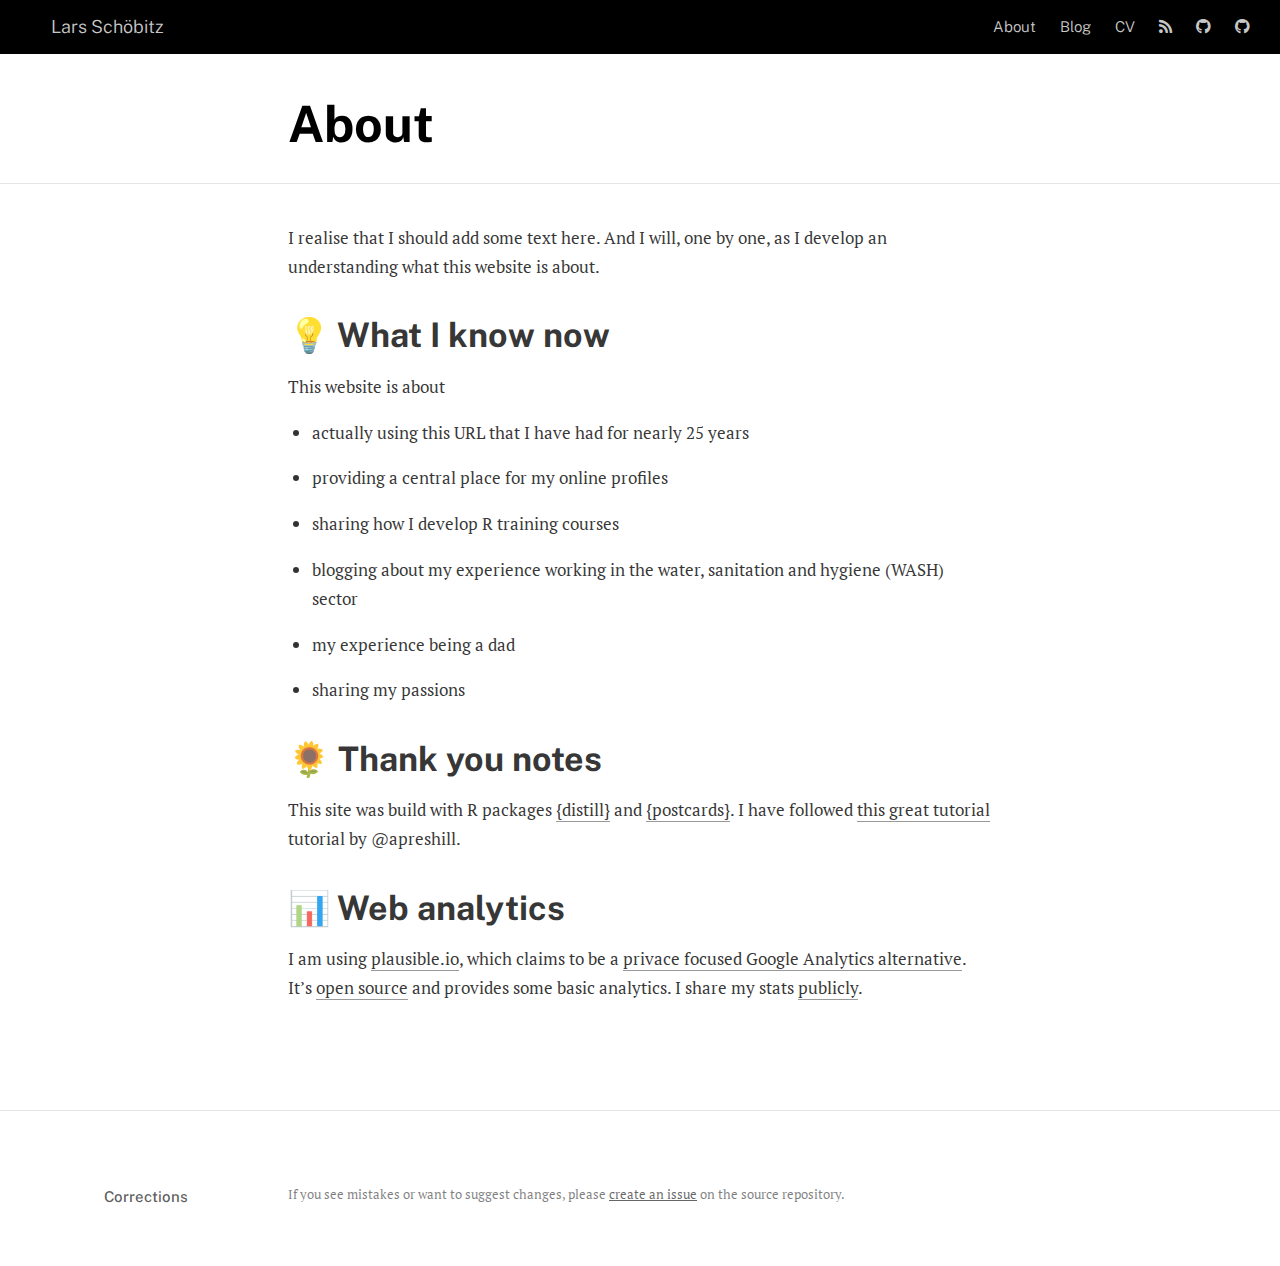
<file: docs/about.html>
<!DOCTYPE html>

<html xmlns="http://www.w3.org/1999/xhtml" lang="" xml:lang="">

<head>
  <meta charset="utf-8"/>
  <meta name="viewport" content="width=device-width, initial-scale=1"/>
  <meta http-equiv="X-UA-Compatible" content="IE=Edge,chrome=1"/>
  <meta name="generator" content="distill" />

  <style type="text/css">
  /* Hide doc at startup (prevent jankiness while JS renders/transforms) */
  body {
    visibility: hidden;
  }
  </style>

 <!--radix_placeholder_import_source-->
 <!--/radix_placeholder_import_source-->

<style type="text/css">code{white-space: pre;}</style>
<style type="text/css" data-origin="pandoc">
pre > code.sourceCode { white-space: pre; position: relative; }
pre > code.sourceCode > span { display: inline-block; line-height: 1.25; }
pre > code.sourceCode > span:empty { height: 1.2em; }
code.sourceCode > span { color: inherit; text-decoration: inherit; }
div.sourceCode { margin: 1em 0; }
pre.sourceCode { margin: 0; }
@media screen {
div.sourceCode { overflow: auto; }
}
@media print {
pre > code.sourceCode { white-space: pre-wrap; }
pre > code.sourceCode > span { text-indent: -5em; padding-left: 5em; }
}
pre.numberSource code
  { counter-reset: source-line 0; }
pre.numberSource code > span
  { position: relative; left: -4em; counter-increment: source-line; }
pre.numberSource code > span > a:first-child::before
  { content: counter(source-line);
    position: relative; left: -1em; text-align: right; vertical-align: baseline;
    border: none; display: inline-block;
    -webkit-touch-callout: none; -webkit-user-select: none;
    -khtml-user-select: none; -moz-user-select: none;
    -ms-user-select: none; user-select: none;
    padding: 0 4px; width: 4em;
    color: #aaaaaa;
  }
pre.numberSource { margin-left: 3em; border-left: 1px solid #aaaaaa;  padding-left: 4px; }
div.sourceCode
  {   }
@media screen {
pre > code.sourceCode > span > a:first-child::before { text-decoration: underline; }
}
code span.al { color: #ad0000; } /* Alert */
code span.an { color: #5e5e5e; } /* Annotation */
code span.at { color: #20794d; } /* Attribute */
code span.bn { color: #ad0000; } /* BaseN */
code span.bu { } /* BuiltIn */
code span.cf { color: #007ba5; } /* ControlFlow */
code span.ch { color: #20794d; } /* Char */
code span.cn { color: #8f5902; } /* Constant */
code span.co { color: #5e5e5e; } /* Comment */
code span.cv { color: #5e5e5e; font-style: italic; } /* CommentVar */
code span.do { color: #5e5e5e; font-style: italic; } /* Documentation */
code span.dt { color: #ad0000; } /* DataType */
code span.dv { color: #ad0000; } /* DecVal */
code span.er { color: #ad0000; } /* Error */
code span.ex { } /* Extension */
code span.fl { color: #ad0000; } /* Float */
code span.fu { color: #4758ab; } /* Function */
code span.im { } /* Import */
code span.in { color: #5e5e5e; } /* Information */
code span.kw { color: #007ba5; } /* Keyword */
code span.op { color: #5e5e5e; } /* Operator */
code span.ot { color: #007ba5; } /* Other */
code span.pp { color: #ad0000; } /* Preprocessor */
code span.sc { color: #20794d; } /* SpecialChar */
code span.ss { color: #20794d; } /* SpecialString */
code span.st { color: #20794d; } /* String */
code span.va { color: #111111; } /* Variable */
code span.vs { color: #20794d; } /* VerbatimString */
code span.wa { color: #5e5e5e; font-style: italic; } /* Warning */
</style>

  <!--radix_placeholder_meta_tags-->
  <title>Lars Schöbitz: About</title>




  <!--  https://developers.facebook.com/docs/sharing/webmasters#markup -->
  <meta property="og:title" content="Lars Schöbitz: About"/>
  <meta property="og:type" content="article"/>
  <meta property="og:locale" content="en_US"/>
  <meta property="og:site_name" content="Lars Schöbitz"/>

  <!--  https://dev.twitter.com/cards/types/summary -->
  <meta property="twitter:card" content="summary"/>
  <meta property="twitter:title" content="Lars Schöbitz: About"/>
  <meta property="twitter:site" content="@larnsce"/>
  <meta property="twitter:creator" content="@larnsce"/>

  <!--/radix_placeholder_meta_tags-->
  <!--radix_placeholder_rmarkdown_metadata-->

  <script type="text/json" id="radix-rmarkdown-metadata">
  {"type":"list","attributes":{"names":{"type":"character","attributes":{},"value":["title"]}},"value":[{"type":"character","attributes":{},"value":["About"]}]}
  </script>
  <!--/radix_placeholder_rmarkdown_metadata-->
  <!--radix_placeholder_navigation_in_header-->
  <meta name="distill:offset" content=""/>

  <script type="application/javascript">

    window.headroom_prevent_pin = false;

    window.document.addEventListener("DOMContentLoaded", function (event) {

      // initialize headroom for banner
      var header = $('header').get(0);
      var headerHeight = header.offsetHeight;
      var headroom = new Headroom(header, {
        tolerance: 5,
        onPin : function() {
          if (window.headroom_prevent_pin) {
            window.headroom_prevent_pin = false;
            headroom.unpin();
          }
        }
      });
      headroom.init();
      if(window.location.hash)
        headroom.unpin();
      $(header).addClass('headroom--transition');

      // offset scroll location for banner on hash change
      // (see: https://github.com/WickyNilliams/headroom.js/issues/38)
      window.addEventListener("hashchange", function(event) {
        window.scrollTo(0, window.pageYOffset - (headerHeight + 25));
      });

      // responsive menu
      $('.distill-site-header').each(function(i, val) {
        var topnav = $(this);
        var toggle = topnav.find('.nav-toggle');
        toggle.on('click', function() {
          topnav.toggleClass('responsive');
        });
      });

      // nav dropdowns
      $('.nav-dropbtn').click(function(e) {
        $(this).next('.nav-dropdown-content').toggleClass('nav-dropdown-active');
        $(this).parent().siblings('.nav-dropdown')
           .children('.nav-dropdown-content').removeClass('nav-dropdown-active');
      });
      $("body").click(function(e){
        $('.nav-dropdown-content').removeClass('nav-dropdown-active');
      });
      $(".nav-dropdown").click(function(e){
        e.stopPropagation();
      });
    });
  </script>

  <style type="text/css">

  /* Theme (user-documented overrideables for nav appearance) */

  .distill-site-nav {
    color: rgba(255, 255, 255, 0.8);
    background-color: #0F2E3D;
    font-size: 15px;
    font-weight: 300;
  }

  .distill-site-nav a {
    color: inherit;
    text-decoration: none;
  }

  .distill-site-nav a:hover {
    color: white;
  }

  @media print {
    .distill-site-nav {
      display: none;
    }
  }

  .distill-site-header {

  }

  .distill-site-footer {

  }


  /* Site Header */

  .distill-site-header {
    width: 100%;
    box-sizing: border-box;
    z-index: 3;
  }

  .distill-site-header .nav-left {
    display: inline-block;
    margin-left: 8px;
  }

  @media screen and (max-width: 768px) {
    .distill-site-header .nav-left {
      margin-left: 0;
    }
  }


  .distill-site-header .nav-right {
    float: right;
    margin-right: 8px;
  }

  .distill-site-header a,
  .distill-site-header .title {
    display: inline-block;
    text-align: center;
    padding: 14px 10px 14px 10px;
  }

  .distill-site-header .title {
    font-size: 18px;
    min-width: 150px;
  }

  .distill-site-header .logo {
    padding: 0;
  }

  .distill-site-header .logo img {
    display: none;
    max-height: 20px;
    width: auto;
    margin-bottom: -4px;
  }

  .distill-site-header .nav-image img {
    max-height: 18px;
    width: auto;
    display: inline-block;
    margin-bottom: -3px;
  }



  @media screen and (min-width: 1000px) {
    .distill-site-header .logo img {
      display: inline-block;
    }
    .distill-site-header .nav-left {
      margin-left: 20px;
    }
    .distill-site-header .nav-right {
      margin-right: 20px;
    }
    .distill-site-header .title {
      padding-left: 12px;
    }
  }


  .distill-site-header .nav-toggle {
    display: none;
  }

  .nav-dropdown {
    display: inline-block;
    position: relative;
  }

  .nav-dropdown .nav-dropbtn {
    border: none;
    outline: none;
    color: rgba(255, 255, 255, 0.8);
    padding: 16px 10px;
    background-color: transparent;
    font-family: inherit;
    font-size: inherit;
    font-weight: inherit;
    margin: 0;
    margin-top: 1px;
    z-index: 2;
  }

  .nav-dropdown-content {
    display: none;
    position: absolute;
    background-color: white;
    min-width: 200px;
    border: 1px solid rgba(0,0,0,0.15);
    border-radius: 4px;
    box-shadow: 0px 8px 16px 0px rgba(0,0,0,0.1);
    z-index: 1;
    margin-top: 2px;
    white-space: nowrap;
    padding-top: 4px;
    padding-bottom: 4px;
  }

  .nav-dropdown-content hr {
    margin-top: 4px;
    margin-bottom: 4px;
    border: none;
    border-bottom: 1px solid rgba(0, 0, 0, 0.1);
  }

  .nav-dropdown-active {
    display: block;
  }

  .nav-dropdown-content a, .nav-dropdown-content .nav-dropdown-header {
    color: black;
    padding: 6px 24px;
    text-decoration: none;
    display: block;
    text-align: left;
  }

  .nav-dropdown-content .nav-dropdown-header {
    display: block;
    padding: 5px 24px;
    padding-bottom: 0;
    text-transform: uppercase;
    font-size: 14px;
    color: #999999;
    white-space: nowrap;
  }

  .nav-dropdown:hover .nav-dropbtn {
    color: white;
  }

  .nav-dropdown-content a:hover {
    background-color: #ddd;
    color: black;
  }

  .nav-right .nav-dropdown-content {
    margin-left: -45%;
    right: 0;
  }

  @media screen and (max-width: 768px) {
    .distill-site-header a, .distill-site-header .nav-dropdown  {display: none;}
    .distill-site-header a.nav-toggle {
      float: right;
      display: block;
    }
    .distill-site-header .title {
      margin-left: 0;
    }
    .distill-site-header .nav-right {
      margin-right: 0;
    }
    .distill-site-header {
      overflow: hidden;
    }
    .nav-right .nav-dropdown-content {
      margin-left: 0;
    }
  }


  @media screen and (max-width: 768px) {
    .distill-site-header.responsive {position: relative; min-height: 500px; }
    .distill-site-header.responsive a.nav-toggle {
      position: absolute;
      right: 0;
      top: 0;
    }
    .distill-site-header.responsive a,
    .distill-site-header.responsive .nav-dropdown {
      display: block;
      text-align: left;
    }
    .distill-site-header.responsive .nav-left,
    .distill-site-header.responsive .nav-right {
      width: 100%;
    }
    .distill-site-header.responsive .nav-dropdown {float: none;}
    .distill-site-header.responsive .nav-dropdown-content {position: relative;}
    .distill-site-header.responsive .nav-dropdown .nav-dropbtn {
      display: block;
      width: 100%;
      text-align: left;
    }
  }

  /* Site Footer */

  .distill-site-footer {
    width: 100%;
    overflow: hidden;
    box-sizing: border-box;
    z-index: 3;
    margin-top: 30px;
    padding-top: 30px;
    padding-bottom: 30px;
    text-align: center;
  }

  /* Headroom */

  d-title {
    padding-top: 6rem;
  }

  @media print {
    d-title {
      padding-top: 4rem;
    }
  }

  .headroom {
    z-index: 1000;
    position: fixed;
    top: 0;
    left: 0;
    right: 0;
  }

  .headroom--transition {
    transition: all .4s ease-in-out;
  }

  .headroom--unpinned {
    top: -100px;
  }

  .headroom--pinned {
    top: 0;
  }

  /* adjust viewport for navbar height */
  /* helps vertically center bootstrap (non-distill) content */
  .min-vh-100 {
    min-height: calc(100vh - 100px) !important;
  }

  </style>

  <script src="site_libs/jquery-1.11.3/jquery.min.js"></script>
  <link href="site_libs/font-awesome-5.1.0/css/all.css" rel="stylesheet"/>
  <link href="site_libs/font-awesome-5.1.0/css/v4-shims.css" rel="stylesheet"/>
  <script src="site_libs/headroom-0.9.4/headroom.min.js"></script>
  <!--/radix_placeholder_navigation_in_header-->
  <!--radix_placeholder_distill-->

  <style type="text/css">

  body {
    background-color: white;
  }

  .pandoc-table {
    width: 100%;
  }

  .pandoc-table>caption {
    margin-bottom: 10px;
  }

  .pandoc-table th:not([align]) {
    text-align: left;
  }

  .pagedtable-footer {
    font-size: 15px;
  }

  d-byline .byline {
    grid-template-columns: 2fr 2fr;
  }

  d-byline .byline h3 {
    margin-block-start: 1.5em;
  }

  d-byline .byline .authors-affiliations h3 {
    margin-block-start: 0.5em;
  }

  .authors-affiliations .orcid-id {
    width: 16px;
    height:16px;
    margin-left: 4px;
    margin-right: 4px;
    vertical-align: middle;
    padding-bottom: 2px;
  }

  d-title .dt-tags {
    margin-top: 1em;
    grid-column: text;
  }

  .dt-tags .dt-tag {
    text-decoration: none;
    display: inline-block;
    color: rgba(0,0,0,0.6);
    padding: 0em 0.4em;
    margin-right: 0.5em;
    margin-bottom: 0.4em;
    font-size: 70%;
    border: 1px solid rgba(0,0,0,0.2);
    border-radius: 3px;
    text-transform: uppercase;
    font-weight: 500;
  }

  d-article table.gt_table td,
  d-article table.gt_table th {
    border-bottom: none;
  }

  .html-widget {
    margin-bottom: 2.0em;
  }

  .l-screen-inset {
    padding-right: 16px;
  }

  .l-screen .caption {
    margin-left: 10px;
  }

  .shaded {
    background: rgb(247, 247, 247);
    padding-top: 20px;
    padding-bottom: 20px;
    border-top: 1px solid rgba(0, 0, 0, 0.1);
    border-bottom: 1px solid rgba(0, 0, 0, 0.1);
  }

  .shaded .html-widget {
    margin-bottom: 0;
    border: 1px solid rgba(0, 0, 0, 0.1);
  }

  .shaded .shaded-content {
    background: white;
  }

  .text-output {
    margin-top: 0;
    line-height: 1.5em;
  }

  .hidden {
    display: none !important;
  }

  d-article {
    padding-top: 2.5rem;
    padding-bottom: 30px;
  }

  d-appendix {
    padding-top: 30px;
  }

  d-article>p>img {
    width: 100%;
  }

  d-article h2 {
    margin: 1rem 0 1.5rem 0;
  }

  d-article h3 {
    margin-top: 1.5rem;
  }

  d-article iframe {
    border: 1px solid rgba(0, 0, 0, 0.1);
    margin-bottom: 2.0em;
    width: 100%;
  }

  /* Tweak code blocks */

  d-article div.sourceCode code,
  d-article pre code {
    font-family: Consolas, Monaco, 'Andale Mono', 'Ubuntu Mono', monospace;
  }

  d-article pre,
  d-article div.sourceCode,
  d-article div.sourceCode pre {
    overflow: auto;
  }

  d-article div.sourceCode {
    background-color: white;
  }

  d-article div.sourceCode pre {
    padding-left: 10px;
    font-size: 12px;
    border-left: 2px solid rgba(0,0,0,0.1);
  }

  d-article pre {
    font-size: 12px;
    color: black;
    background: none;
    margin-top: 0;
    text-align: left;
    white-space: pre;
    word-spacing: normal;
    word-break: normal;
    word-wrap: normal;
    line-height: 1.5;

    -moz-tab-size: 4;
    -o-tab-size: 4;
    tab-size: 4;

    -webkit-hyphens: none;
    -moz-hyphens: none;
    -ms-hyphens: none;
    hyphens: none;
  }

  d-article pre a {
    border-bottom: none;
  }

  d-article pre a:hover {
    border-bottom: none;
    text-decoration: underline;
  }

  d-article details {
    grid-column: text;
    margin-bottom: 0.8em;
  }

  @media(min-width: 768px) {

  d-article pre,
  d-article div.sourceCode,
  d-article div.sourceCode pre {
    overflow: visible !important;
  }

  d-article div.sourceCode pre {
    padding-left: 18px;
    font-size: 14px;
  }

  d-article pre {
    font-size: 14px;
  }

  }

  figure img.external {
    background: white;
    border: 1px solid rgba(0, 0, 0, 0.1);
    box-shadow: 0 1px 8px rgba(0, 0, 0, 0.1);
    padding: 18px;
    box-sizing: border-box;
  }

  /* CSS for d-contents */

  .d-contents {
    grid-column: text;
    color: rgba(0,0,0,0.8);
    font-size: 0.9em;
    padding-bottom: 1em;
    margin-bottom: 1em;
    padding-bottom: 0.5em;
    margin-bottom: 1em;
    padding-left: 0.25em;
    justify-self: start;
  }

  @media(min-width: 1000px) {
    .d-contents.d-contents-float {
      height: 0;
      grid-column-start: 1;
      grid-column-end: 4;
      justify-self: center;
      padding-right: 3em;
      padding-left: 2em;
    }
  }

  .d-contents nav h3 {
    font-size: 18px;
    margin-top: 0;
    margin-bottom: 1em;
  }

  .d-contents li {
    list-style-type: none
  }

  .d-contents nav > ul {
    padding-left: 0;
  }

  .d-contents ul {
    padding-left: 1em
  }

  .d-contents nav ul li {
    margin-top: 0.6em;
    margin-bottom: 0.2em;
  }

  .d-contents nav a {
    font-size: 13px;
    border-bottom: none;
    text-decoration: none
    color: rgba(0, 0, 0, 0.8);
  }

  .d-contents nav a:hover {
    text-decoration: underline solid rgba(0, 0, 0, 0.6)
  }

  .d-contents nav > ul > li > a {
    font-weight: 600;
  }

  .d-contents nav > ul > li > ul {
    font-weight: inherit;
  }

  .d-contents nav > ul > li > ul > li {
    margin-top: 0.2em;
  }


  .d-contents nav ul {
    margin-top: 0;
    margin-bottom: 0.25em;
  }

  .d-article-with-toc h2:nth-child(2) {
    margin-top: 0;
  }


  /* Figure */

  .figure {
    position: relative;
    margin-bottom: 2.5em;
    margin-top: 1.5em;
  }

  .figure img {
    width: 100%;
  }

  .figure .caption {
    color: rgba(0, 0, 0, 0.6);
    font-size: 12px;
    line-height: 1.5em;
  }

  .figure img.external {
    background: white;
    border: 1px solid rgba(0, 0, 0, 0.1);
    box-shadow: 0 1px 8px rgba(0, 0, 0, 0.1);
    padding: 18px;
    box-sizing: border-box;
  }

  .figure .caption a {
    color: rgba(0, 0, 0, 0.6);
  }

  .figure .caption b,
  .figure .caption strong, {
    font-weight: 600;
    color: rgba(0, 0, 0, 1.0);
  }

  /* Citations */

  d-article .citation {
    color: inherit;
    cursor: inherit;
  }

  div.hanging-indent{
    margin-left: 1em; text-indent: -1em;
  }

  /* Citation hover box */

  .tippy-box[data-theme~=light-border] {
    background-color: rgba(250, 250, 250, 0.95);
  }

  .tippy-content > p {
    margin-bottom: 0;
    padding: 2px;
  }


  /* Tweak 1000px media break to show more text */

  @media(min-width: 1000px) {
    .base-grid,
    distill-header,
    d-title,
    d-abstract,
    d-article,
    d-appendix,
    distill-appendix,
    d-byline,
    d-footnote-list,
    d-citation-list,
    distill-footer {
      grid-template-columns: [screen-start] 1fr [page-start kicker-start] 80px [middle-start] 50px [text-start kicker-end] 65px 65px 65px 65px 65px 65px 65px 65px [text-end gutter-start] 65px [middle-end] 65px [page-end gutter-end] 1fr [screen-end];
      grid-column-gap: 16px;
    }

    .grid {
      grid-column-gap: 16px;
    }

    d-article {
      font-size: 1.06rem;
      line-height: 1.7em;
    }
    figure .caption, .figure .caption, figure figcaption {
      font-size: 13px;
    }
  }

  @media(min-width: 1180px) {
    .base-grid,
    distill-header,
    d-title,
    d-abstract,
    d-article,
    d-appendix,
    distill-appendix,
    d-byline,
    d-footnote-list,
    d-citation-list,
    distill-footer {
      grid-template-columns: [screen-start] 1fr [page-start kicker-start] 60px [middle-start] 60px [text-start kicker-end] 60px 60px 60px 60px 60px 60px 60px 60px [text-end gutter-start] 60px [middle-end] 60px [page-end gutter-end] 1fr [screen-end];
      grid-column-gap: 32px;
    }

    .grid {
      grid-column-gap: 32px;
    }
  }


  /* Get the citation styles for the appendix (not auto-injected on render since
     we do our own rendering of the citation appendix) */

  d-appendix .citation-appendix,
  .d-appendix .citation-appendix {
    font-size: 11px;
    line-height: 15px;
    border-left: 1px solid rgba(0, 0, 0, 0.1);
    padding-left: 18px;
    border: 1px solid rgba(0,0,0,0.1);
    background: rgba(0, 0, 0, 0.02);
    padding: 10px 18px;
    border-radius: 3px;
    color: rgba(150, 150, 150, 1);
    overflow: hidden;
    margin-top: -12px;
    white-space: pre-wrap;
    word-wrap: break-word;
  }

  /* Include appendix styles here so they can be overridden */

  d-appendix {
    contain: layout style;
    font-size: 0.8em;
    line-height: 1.7em;
    margin-top: 60px;
    margin-bottom: 0;
    border-top: 1px solid rgba(0, 0, 0, 0.1);
    color: rgba(0,0,0,0.5);
    padding-top: 60px;
    padding-bottom: 48px;
  }

  d-appendix h3 {
    grid-column: page-start / text-start;
    font-size: 15px;
    font-weight: 500;
    margin-top: 1em;
    margin-bottom: 0;
    color: rgba(0,0,0,0.65);
  }

  d-appendix h3 + * {
    margin-top: 1em;
  }

  d-appendix ol {
    padding: 0 0 0 15px;
  }

  @media (min-width: 768px) {
    d-appendix ol {
      padding: 0 0 0 30px;
      margin-left: -30px;
    }
  }

  d-appendix li {
    margin-bottom: 1em;
  }

  d-appendix a {
    color: rgba(0, 0, 0, 0.6);
  }

  d-appendix > * {
    grid-column: text;
  }

  d-appendix > d-footnote-list,
  d-appendix > d-citation-list,
  d-appendix > distill-appendix {
    grid-column: screen;
  }

  /* Include footnote styles here so they can be overridden */

  d-footnote-list {
    contain: layout style;
  }

  d-footnote-list > * {
    grid-column: text;
  }

  d-footnote-list a.footnote-backlink {
    color: rgba(0,0,0,0.3);
    padding-left: 0.5em;
  }



  /* Anchor.js */

  .anchorjs-link {
    /*transition: all .25s linear; */
    text-decoration: none;
    border-bottom: none;
  }
  *:hover > .anchorjs-link {
    margin-left: -1.125em !important;
    text-decoration: none;
    border-bottom: none;
  }

  /* Social footer */

  .social_footer {
    margin-top: 30px;
    margin-bottom: 0;
    color: rgba(0,0,0,0.67);
  }

  .disqus-comments {
    margin-right: 30px;
  }

  .disqus-comment-count {
    border-bottom: 1px solid rgba(0, 0, 0, 0.4);
    cursor: pointer;
  }

  #disqus_thread {
    margin-top: 30px;
  }

  .article-sharing a {
    border-bottom: none;
    margin-right: 8px;
  }

  .article-sharing a:hover {
    border-bottom: none;
  }

  .sidebar-section.subscribe {
    font-size: 12px;
    line-height: 1.6em;
  }

  .subscribe p {
    margin-bottom: 0.5em;
  }


  .article-footer .subscribe {
    font-size: 15px;
    margin-top: 45px;
  }


  .sidebar-section.custom {
    font-size: 12px;
    line-height: 1.6em;
  }

  .custom p {
    margin-bottom: 0.5em;
  }

  /* Styles for listing layout (hide title) */
  .layout-listing d-title, .layout-listing .d-title {
    display: none;
  }

  /* Styles for posts lists (not auto-injected) */


  .posts-with-sidebar {
    padding-left: 45px;
    padding-right: 45px;
  }

  .posts-list .description h2,
  .posts-list .description p {
    font-family: -apple-system, BlinkMacSystemFont, "Segoe UI", Roboto, Oxygen, Ubuntu, Cantarell, "Fira Sans", "Droid Sans", "Helvetica Neue", Arial, sans-serif;
  }

  .posts-list .description h2 {
    font-weight: 700;
    border-bottom: none;
    padding-bottom: 0;
  }

  .posts-list h2.post-tag {
    border-bottom: 1px solid rgba(0, 0, 0, 0.2);
    padding-bottom: 12px;
  }
  .posts-list {
    margin-top: 60px;
    margin-bottom: 24px;
  }

  .posts-list .post-preview {
    text-decoration: none;
    overflow: hidden;
    display: block;
    border-bottom: 1px solid rgba(0, 0, 0, 0.1);
    padding: 24px 0;
  }

  .post-preview-last {
    border-bottom: none !important;
  }

  .posts-list .posts-list-caption {
    grid-column: screen;
    font-weight: 400;
  }

  .posts-list .post-preview h2 {
    margin: 0 0 6px 0;
    line-height: 1.2em;
    font-style: normal;
    font-size: 24px;
  }

  .posts-list .post-preview p {
    margin: 0 0 12px 0;
    line-height: 1.4em;
    font-size: 16px;
  }

  .posts-list .post-preview .thumbnail {
    box-sizing: border-box;
    margin-bottom: 24px;
    position: relative;
    max-width: 500px;
  }
  .posts-list .post-preview img {
    width: 100%;
    display: block;
  }

  .posts-list .metadata {
    font-size: 12px;
    line-height: 1.4em;
    margin-bottom: 18px;
  }

  .posts-list .metadata > * {
    display: inline-block;
  }

  .posts-list .metadata .publishedDate {
    margin-right: 2em;
  }

  .posts-list .metadata .dt-authors {
    display: block;
    margin-top: 0.3em;
    margin-right: 2em;
  }

  .posts-list .dt-tags {
    display: block;
    line-height: 1em;
  }

  .posts-list .dt-tags .dt-tag {
    display: inline-block;
    color: rgba(0,0,0,0.6);
    padding: 0.3em 0.4em;
    margin-right: 0.2em;
    margin-bottom: 0.4em;
    font-size: 60%;
    border: 1px solid rgba(0,0,0,0.2);
    border-radius: 3px;
    text-transform: uppercase;
    font-weight: 500;
  }

  .posts-list img {
    opacity: 1;
  }

  .posts-list img[data-src] {
    opacity: 0;
  }

  .posts-more {
    clear: both;
  }


  .posts-sidebar {
    font-size: 16px;
  }

  .posts-sidebar h3 {
    font-size: 16px;
    margin-top: 0;
    margin-bottom: 0.5em;
    font-weight: 400;
    text-transform: uppercase;
  }

  .sidebar-section {
    margin-bottom: 30px;
  }

  .categories ul {
    list-style-type: none;
    margin: 0;
    padding: 0;
  }

  .categories li {
    color: rgba(0, 0, 0, 0.8);
    margin-bottom: 0;
  }

  .categories li>a {
    border-bottom: none;
  }

  .categories li>a:hover {
    border-bottom: 1px solid rgba(0, 0, 0, 0.4);
  }

  .categories .active {
    font-weight: 600;
  }

  .categories .category-count {
    color: rgba(0, 0, 0, 0.4);
  }


  @media(min-width: 768px) {
    .posts-list .post-preview h2 {
      font-size: 26px;
    }
    .posts-list .post-preview .thumbnail {
      float: right;
      width: 30%;
      margin-bottom: 0;
    }
    .posts-list .post-preview .description {
      float: left;
      width: 45%;
    }
    .posts-list .post-preview .metadata {
      float: left;
      width: 20%;
      margin-top: 8px;
    }
    .posts-list .post-preview p {
      margin: 0 0 12px 0;
      line-height: 1.5em;
      font-size: 16px;
    }
    .posts-with-sidebar .posts-list {
      float: left;
      width: 75%;
    }
    .posts-with-sidebar .posts-sidebar {
      float: right;
      width: 20%;
      margin-top: 60px;
      padding-top: 24px;
      padding-bottom: 24px;
    }
  }


  /* Improve display for browsers without grid (IE/Edge <= 15) */

  .downlevel {
    line-height: 1.6em;
    font-family: -apple-system, BlinkMacSystemFont, "Segoe UI", Roboto, Oxygen, Ubuntu, Cantarell, "Fira Sans", "Droid Sans", "Helvetica Neue", Arial, sans-serif;
    margin: 0;
  }

  .downlevel .d-title {
    padding-top: 6rem;
    padding-bottom: 1.5rem;
  }

  .downlevel .d-title h1 {
    font-size: 50px;
    font-weight: 700;
    line-height: 1.1em;
    margin: 0 0 0.5rem;
  }

  .downlevel .d-title p {
    font-weight: 300;
    font-size: 1.2rem;
    line-height: 1.55em;
    margin-top: 0;
  }

  .downlevel .d-byline {
    padding-top: 0.8em;
    padding-bottom: 0.8em;
    font-size: 0.8rem;
    line-height: 1.8em;
  }

  .downlevel .section-separator {
    border: none;
    border-top: 1px solid rgba(0, 0, 0, 0.1);
  }

  .downlevel .d-article {
    font-size: 1.06rem;
    line-height: 1.7em;
    padding-top: 1rem;
    padding-bottom: 2rem;
  }


  .downlevel .d-appendix {
    padding-left: 0;
    padding-right: 0;
    max-width: none;
    font-size: 0.8em;
    line-height: 1.7em;
    margin-bottom: 0;
    color: rgba(0,0,0,0.5);
    padding-top: 40px;
    padding-bottom: 48px;
  }

  .downlevel .footnotes ol {
    padding-left: 13px;
  }

  .downlevel .base-grid,
  .downlevel .distill-header,
  .downlevel .d-title,
  .downlevel .d-abstract,
  .downlevel .d-article,
  .downlevel .d-appendix,
  .downlevel .distill-appendix,
  .downlevel .d-byline,
  .downlevel .d-footnote-list,
  .downlevel .d-citation-list,
  .downlevel .distill-footer,
  .downlevel .appendix-bottom,
  .downlevel .posts-container {
    padding-left: 40px;
    padding-right: 40px;
  }

  @media(min-width: 768px) {
    .downlevel .base-grid,
    .downlevel .distill-header,
    .downlevel .d-title,
    .downlevel .d-abstract,
    .downlevel .d-article,
    .downlevel .d-appendix,
    .downlevel .distill-appendix,
    .downlevel .d-byline,
    .downlevel .d-footnote-list,
    .downlevel .d-citation-list,
    .downlevel .distill-footer,
    .downlevel .appendix-bottom,
    .downlevel .posts-container {
    padding-left: 150px;
    padding-right: 150px;
    max-width: 900px;
  }
  }

  .downlevel pre code {
    display: block;
    border-left: 2px solid rgba(0, 0, 0, .1);
    padding: 0 0 0 20px;
    font-size: 14px;
  }

  .downlevel code, .downlevel pre {
    color: black;
    background: none;
    font-family: Consolas, Monaco, 'Andale Mono', 'Ubuntu Mono', monospace;
    text-align: left;
    white-space: pre;
    word-spacing: normal;
    word-break: normal;
    word-wrap: normal;
    line-height: 1.5;

    -moz-tab-size: 4;
    -o-tab-size: 4;
    tab-size: 4;

    -webkit-hyphens: none;
    -moz-hyphens: none;
    -ms-hyphens: none;
    hyphens: none;
  }

  .downlevel .posts-list .post-preview {
    color: inherit;
  }



  </style>

  <script type="application/javascript">

  function is_downlevel_browser() {
    if (bowser.isUnsupportedBrowser({ msie: "12", msedge: "16"},
                                   window.navigator.userAgent)) {
      return true;
    } else {
      return window.load_distill_framework === undefined;
    }
  }

  // show body when load is complete
  function on_load_complete() {

    // add anchors
    if (window.anchors) {
      window.anchors.options.placement = 'left';
      window.anchors.add('d-article > h2, d-article > h3, d-article > h4, d-article > h5');
    }


    // set body to visible
    document.body.style.visibility = 'visible';

    // force redraw for leaflet widgets
    if (window.HTMLWidgets) {
      var maps = window.HTMLWidgets.findAll(".leaflet");
      $.each(maps, function(i, el) {
        var map = this.getMap();
        map.invalidateSize();
        map.eachLayer(function(layer) {
          if (layer instanceof L.TileLayer)
            layer.redraw();
        });
      });
    }

    // trigger 'shown' so htmlwidgets resize
    $('d-article').trigger('shown');
  }

  function init_distill() {

    init_common();

    // create front matter
    var front_matter = $('<d-front-matter></d-front-matter>');
    $('#distill-front-matter').wrap(front_matter);

    // create d-title
    $('.d-title').changeElementType('d-title');

    // create d-byline
    var byline = $('<d-byline></d-byline>');
    $('.d-byline').replaceWith(byline);

    // create d-article
    var article = $('<d-article></d-article>');
    $('.d-article').wrap(article).children().unwrap();

    // move posts container into article
    $('.posts-container').appendTo($('d-article'));

    // create d-appendix
    $('.d-appendix').changeElementType('d-appendix');

    // flag indicating that we have appendix items
    var appendix = $('.appendix-bottom').children('h3').length > 0;

    // replace footnotes with <d-footnote>
    $('.footnote-ref').each(function(i, val) {
      appendix = true;
      var href = $(this).attr('href');
      var id = href.replace('#', '');
      var fn = $('#' + id);
      var fn_p = $('#' + id + '>p');
      fn_p.find('.footnote-back').remove();
      var text = fn_p.html();
      var dtfn = $('<d-footnote></d-footnote>');
      dtfn.html(text);
      $(this).replaceWith(dtfn);
    });
    // remove footnotes
    $('.footnotes').remove();

    // move refs into #references-listing
    $('#references-listing').replaceWith($('#refs'));

    $('h1.appendix, h2.appendix').each(function(i, val) {
      $(this).changeElementType('h3');
    });
    $('h3.appendix').each(function(i, val) {
      var id = $(this).attr('id');
      $('.d-contents a[href="#' + id + '"]').parent().remove();
      appendix = true;
      $(this).nextUntil($('h1, h2, h3')).addBack().appendTo($('d-appendix'));
    });

    // show d-appendix if we have appendix content
    $("d-appendix").css('display', appendix ? 'grid' : 'none');

    // localize layout chunks to just output
    $('.layout-chunk').each(function(i, val) {

      // capture layout
      var layout = $(this).attr('data-layout');

      // apply layout to markdown level block elements
      var elements = $(this).children().not('details, div.sourceCode, pre, script');
      elements.each(function(i, el) {
        var layout_div = $('<div class="' + layout + '"></div>');
        if (layout_div.hasClass('shaded')) {
          var shaded_content = $('<div class="shaded-content"></div>');
          $(this).wrap(shaded_content);
          $(this).parent().wrap(layout_div);
        } else {
          $(this).wrap(layout_div);
        }
      });


      // unwrap the layout-chunk div
      $(this).children().unwrap();
    });

    // remove code block used to force  highlighting css
    $('.distill-force-highlighting-css').parent().remove();

    // remove empty line numbers inserted by pandoc when using a
    // custom syntax highlighting theme
    $('code.sourceCode a:empty').remove();

    // load distill framework
    load_distill_framework();

    // wait for window.distillRunlevel == 4 to do post processing
    function distill_post_process() {

      if (!window.distillRunlevel || window.distillRunlevel < 4)
        return;

      // hide author/affiliations entirely if we have no authors
      var front_matter = JSON.parse($("#distill-front-matter").html());
      var have_authors = front_matter.authors && front_matter.authors.length > 0;
      if (!have_authors)
        $('d-byline').addClass('hidden');

      // article with toc class
      $('.d-contents').parent().addClass('d-article-with-toc');

      // strip links that point to #
      $('.authors-affiliations').find('a[href="#"]').removeAttr('href');

      // add orcid ids
      $('.authors-affiliations').find('.author').each(function(i, el) {
        var orcid_id = front_matter.authors[i].orcidID;
        if (orcid_id) {
          var a = $('<a></a>');
          a.attr('href', 'https://orcid.org/' + orcid_id);
          var img = $('<img></img>');
          img.addClass('orcid-id');
          img.attr('alt', 'ORCID ID');
          img.attr('src','[data-uri]');
          a.append(img);
          $(this).append(a);
        }
      });

      // hide elements of author/affiliations grid that have no value
      function hide_byline_column(caption) {
        $('d-byline').find('h3:contains("' + caption + '")').parent().css('visibility', 'hidden');
      }

      // affiliations
      var have_affiliations = false;
      for (var i = 0; i<front_matter.authors.length; ++i) {
        var author = front_matter.authors[i];
        if (author.affiliation !== "&nbsp;") {
          have_affiliations = true;
          break;
        }
      }
      if (!have_affiliations)
        $('d-byline').find('h3:contains("Affiliations")').css('visibility', 'hidden');

      // published date
      if (!front_matter.publishedDate)
        hide_byline_column("Published");

      // document object identifier
      var doi = $('d-byline').find('h3:contains("DOI")');
      var doi_p = doi.next().empty();
      if (!front_matter.doi) {
        // if we have a citation and valid citationText then link to that
        if ($('#citation').length > 0 && front_matter.citationText) {
          doi.html('Citation');
          $('<a href="#citation"></a>')
            .text(front_matter.citationText)
            .appendTo(doi_p);
        } else {
          hide_byline_column("DOI");
        }
      } else {
        $('<a></a>')
           .attr('href', "https://doi.org/" + front_matter.doi)
           .html(front_matter.doi)
           .appendTo(doi_p);
      }

       // change plural form of authors/affiliations
      if (front_matter.authors.length === 1) {
        var grid = $('.authors-affiliations');
        grid.children('h3:contains("Authors")').text('Author');
        grid.children('h3:contains("Affiliations")').text('Affiliation');
      }

      // remove d-appendix and d-footnote-list local styles
      $('d-appendix > style:first-child').remove();
      $('d-footnote-list > style:first-child').remove();

      // move appendix-bottom entries to the bottom
      $('.appendix-bottom').appendTo('d-appendix').children().unwrap();
      $('.appendix-bottom').remove();

      // hoverable references
      $('span.citation[data-cites]').each(function() {
        var refHtml = $('#ref-' + $(this).attr('data-cites')).html();
        window.tippy(this, {
          allowHTML: true,
          content: refHtml,
          maxWidth: 500,
          interactive: true,
          interactiveBorder: 10,
          theme: 'light-border',
          placement: 'bottom-start'
        });
      });

      // clear polling timer
      clearInterval(tid);

      // show body now that everything is ready
      on_load_complete();
    }

    var tid = setInterval(distill_post_process, 50);
    distill_post_process();

  }

  function init_downlevel() {

    init_common();

     // insert hr after d-title
    $('.d-title').after($('<hr class="section-separator"/>'));

    // check if we have authors
    var front_matter = JSON.parse($("#distill-front-matter").html());
    var have_authors = front_matter.authors && front_matter.authors.length > 0;

    // manage byline/border
    if (!have_authors)
      $('.d-byline').remove();
    $('.d-byline').after($('<hr class="section-separator"/>'));
    $('.d-byline a').remove();

    // remove toc
    $('.d-contents').remove();

    // move appendix elements
    $('h1.appendix, h2.appendix').each(function(i, val) {
      $(this).changeElementType('h3');
    });
    $('h3.appendix').each(function(i, val) {
      $(this).nextUntil($('h1, h2, h3')).addBack().appendTo($('.d-appendix'));
    });


    // inject headers into references and footnotes
    var refs_header = $('<h3></h3>');
    refs_header.text('References');
    $('#refs').prepend(refs_header);

    var footnotes_header = $('<h3></h3');
    footnotes_header.text('Footnotes');
    $('.footnotes').children('hr').first().replaceWith(footnotes_header);

    // move appendix-bottom entries to the bottom
    $('.appendix-bottom').appendTo('.d-appendix').children().unwrap();
    $('.appendix-bottom').remove();

    // remove appendix if it's empty
    if ($('.d-appendix').children().length === 0)
      $('.d-appendix').remove();

    // prepend separator above appendix
    $('.d-appendix').before($('<hr class="section-separator" style="clear: both"/>'));

    // trim code
    $('pre>code').each(function(i, val) {
      $(this).html($.trim($(this).html()));
    });

    // move posts-container right before article
    $('.posts-container').insertBefore($('.d-article'));

    $('body').addClass('downlevel');

    on_load_complete();
  }


  function init_common() {

    // jquery plugin to change element types
    (function($) {
      $.fn.changeElementType = function(newType) {
        var attrs = {};

        $.each(this[0].attributes, function(idx, attr) {
          attrs[attr.nodeName] = attr.nodeValue;
        });

        this.replaceWith(function() {
          return $("<" + newType + "/>", attrs).append($(this).contents());
        });
      };
    })(jQuery);

    // prevent underline for linked images
    $('a > img').parent().css({'border-bottom' : 'none'});

    // mark non-body figures created by knitr chunks as 100% width
    $('.layout-chunk').each(function(i, val) {
      var figures = $(this).find('img, .html-widget');
      if ($(this).attr('data-layout') !== "l-body") {
        figures.css('width', '100%');
      } else {
        figures.css('max-width', '100%');
        figures.filter("[width]").each(function(i, val) {
          var fig = $(this);
          fig.css('width', fig.attr('width') + 'px');
        });

      }
    });

    // auto-append index.html to post-preview links in file: protocol
    // and in rstudio ide preview
    $('.post-preview').each(function(i, val) {
      if (window.location.protocol === "file:")
        $(this).attr('href', $(this).attr('href') + "index.html");
    });

    // get rid of index.html references in header
    if (window.location.protocol !== "file:") {
      $('.distill-site-header a[href]').each(function(i,val) {
        $(this).attr('href', $(this).attr('href').replace("index.html", "./"));
      });
    }

    // add class to pandoc style tables
    $('tr.header').parent('thead').parent('table').addClass('pandoc-table');
    $('.kable-table').children('table').addClass('pandoc-table');

    // add figcaption style to table captions
    $('caption').parent('table').addClass("figcaption");

    // initialize posts list
    if (window.init_posts_list)
      window.init_posts_list();

    // implmement disqus comment link
    $('.disqus-comment-count').click(function() {
      window.headroom_prevent_pin = true;
      $('#disqus_thread').toggleClass('hidden');
      if (!$('#disqus_thread').hasClass('hidden')) {
        var offset = $(this).offset();
        $(window).resize();
        $('html, body').animate({
          scrollTop: offset.top - 35
        });
      }
    });
  }

  document.addEventListener('DOMContentLoaded', function() {
    if (is_downlevel_browser())
      init_downlevel();
    else
      window.addEventListener('WebComponentsReady', init_distill);
  });

  </script>

  <style type="text/css">
  /* base variables */

  /* Edit the CSS properties in this file to create a custom
     Distill theme. Only edit values in the right column
     for each row; values shown are the CSS defaults.
     To return any property to the default,
     you may set its value to: unset
     All rows must end with a semi-colon.                      */

  /* Optional: embed custom fonts here with `@import`          */
  /* This must remain at the top of this file.                 */



  html {
    /*-- Main font sizes --*/
    --title-size:      50px;
    --body-size:       1.06rem;
    --code-size:       14px;
    --aside-size:      12px;
    --fig-cap-size:    13px;
    /*-- Main font colors --*/
    --title-color:     #000000;
    --header-color:    rgba(0, 0, 0, 0.8);
    --body-color:      rgba(0, 0, 0, 0.8);
    --aside-color:     rgba(0, 0, 0, 0.6);
    --fig-cap-color:   rgba(0, 0, 0, 0.6);
    /*-- Specify custom fonts ~~~ must be imported above   --*/
    --heading-font:    sans-serif;
    --mono-font:       monospace;
    --body-font:       sans-serif;
    --navbar-font:     sans-serif;  /* websites + blogs only */
  }

  /*-- ARTICLE METADATA --*/
  d-byline {
    --heading-size:    0.6rem;
    --heading-color:   rgba(0, 0, 0, 0.5);
    --body-size:       0.8rem;
    --body-color:      rgba(0, 0, 0, 0.8);
  }

  /*-- ARTICLE TABLE OF CONTENTS --*/
  .d-contents {
    --heading-size:    18px;
    --contents-size:   13px;
  }

  /*-- ARTICLE APPENDIX --*/
  d-appendix {
    --heading-size:    15px;
    --heading-color:   rgba(0, 0, 0, 0.65);
    --text-size:       0.8em;
    --text-color:      rgba(0, 0, 0, 0.5);
  }

  /*-- WEBSITE HEADER + FOOTER --*/
  /* These properties only apply to Distill sites and blogs  */

  .distill-site-header {
    --title-size:       18px;
    --text-color:       rgba(255, 255, 255, 0.8);
    --text-size:        15px;
    --hover-color:      white;
    --bkgd-color:       #0F2E3D;
  }

  .distill-site-footer {
    --text-color:       rgba(255, 255, 255, 0.8);
    --text-size:        15px;
    --hover-color:      white;
    --bkgd-color:       #0F2E3D;
  }

  /*-- Additional custom styles --*/
  /* Add any additional CSS rules below                      */
  </style>
  <style type="text/css">
  /* base variables */

  /* Edit the CSS properties in this file to create a custom
     Distill theme. Only edit values in the right column
     for each row; values shown are the CSS defaults.
     To return any property to the default,
     you may set its value to: unset
     All rows must end with a semi-colon.                      */

  /* Optional: embed custom fonts here with `@import`          */
  /* This must remain at the top of this file.                 */
  @import url('https://fonts.googleapis.com/css2?family=Amiri');
  @import url('https://fonts.googleapis.com/css2?family=Bitter');
  @import url('https://fonts.googleapis.com/css2?family=DM+Mono');
  @import url('https://fonts.googleapis.com/css2?family=Public+Sans');
  @import url('https://fonts.googleapis.com/css2?family=PT+Serif');


  html {
    /*-- Main font sizes --*/
    --title-size:      50px;
    --body-size:       1.06rem;
    --code-size:       14px;
    --aside-size:      12px;
    --fig-cap-size:    13px;
    /*-- Main font colors --*/
    --title-color:     #000000;
    --header-color:    rgba(0, 0, 0, 0.8);
    --body-color:      rgba(0, 0, 0, 0.8);
    --aside-color:     rgba(0, 0, 0, 0.6);
    --fig-cap-color:   rgba(0, 0, 0, 0.6);
    /*-- Specify custom fonts ~~~ must be imported above   --*/
    --heading-font:    "Public Sans", serif;
    --mono-font:       "DM Mono", monospace;
    --body-font:       "PT Serif", sans-serif;
    --navbar-font:     "Public Sans", serif;
  }

  /*-- ARTICLE METADATA --*/
  d-byline {
    --heading-size:    0.6rem;
    --heading-color:   rgba(0, 0, 0, 0.5);
    --body-size:       0.8rem;
    --body-color:      rgba(0, 0, 0, 0.8);
  }

  /*-- ARTICLE TABLE OF CONTENTS --*/
  .d-contents {
    --heading-size:    18px;
    --contents-size:   13px;
  }

  /*-- ARTICLE APPENDIX --*/
  d-appendix {
    --heading-size:    15px;
    --heading-color:   rgba(0, 0, 0, 0.65);
    --text-size:       0.8em;
    --text-color:      rgba(0, 0, 0, 0.5);
  }

  /*-- WEBSITE HEADER + FOOTER --*/
  /* These properties only apply to Distill sites and blogs  */

  .distill-site-header {
    --title-size:       18px;
    --text-color:       rgba(255, 255, 255, 0.8);
    --text-size:        15px;
    --hover-color:      white;
    --bkgd-color:       #000000;
  }

  .distill-site-footer {
    --text-color:       rgba(255, 255, 255, 0.8);
    --text-size:        15px;
    --hover-color:      white;
    --bkgd-color:       #0F2E3D;
  }

  /*-- Additional custom styles --*/
  /* Add any additional CSS rules below                      */
  </style>
  <style type="text/css">
  /* base style */

  /* FONT FAMILIES */

  :root {
    --heading-default: -apple-system, BlinkMacSystemFont, "Segoe UI", Roboto, Oxygen, Ubuntu, Cantarell, "Fira Sans", "Droid Sans", "Helvetica Neue", Arial, sans-serif;
    --mono-default: Consolas, Monaco, 'Andale Mono', 'Ubuntu Mono', monospace;
    --body-default: -apple-system, BlinkMacSystemFont, "Segoe UI", Roboto, Oxygen, Ubuntu, Cantarell, "Fira Sans", "Droid Sans", "Helvetica Neue", Arial, sans-serif;
  }

  body,
  .posts-list .post-preview p,
  .posts-list .description p {
    font-family: var(--body-font), var(--body-default);
  }

  h1, h2, h3, h4, h5, h6,
  .posts-list .post-preview h2,
  .posts-list .description h2 {
    font-family: var(--heading-font), var(--heading-default);
  }

  d-article div.sourceCode code,
  d-article pre code {
    font-family: var(--mono-font), var(--mono-default);
  }


  /*-- TITLE --*/
  d-title h1,
  .posts-list > h1 {
    color: var(--title-color, black);
  }

  d-title h1 {
    font-size: var(--title-size, 50px);
  }

  /*-- HEADERS --*/
  d-article h1,
  d-article h2,
  d-article h3,
  d-article h4,
  d-article h5,
  d-article h6 {
    color: var(--header-color, rgba(0, 0, 0, 0.8));
  }

  /*-- BODY --*/
  d-article > p,  /* only text inside of <p> tags */
  d-article > ul, /* lists */
  d-article > ol {
    color: var(--body-color, rgba(0, 0, 0, 0.8));
    font-size: var(--body-size, 1.06rem);
  }


  /*-- CODE --*/
  d-article div.sourceCode code,
  d-article pre code {
    font-size: var(--code-size, 14px);
  }

  /*-- ASIDE --*/
  d-article aside {
    font-size: var(--aside-size, 12px);
    color: var(--aside-color, rgba(0, 0, 0, 0.6));
  }

  /*-- FIGURE CAPTIONS --*/
  figure .caption,
  figure figcaption,
  .figure .caption {
    font-size: var(--fig-cap-size, 13px);
    color: var(--fig-cap-color, rgba(0, 0, 0, 0.6));
  }

  /*-- METADATA --*/
  d-byline h3 {
    font-size: var(--heading-size, 0.6rem);
    color: var(--heading-color, rgba(0, 0, 0, 0.5));
  }

  d-byline {
    font-size: var(--body-size, 0.8rem);
    color: var(--body-color, rgba(0, 0, 0, 0.8));
  }

  d-byline a,
  d-article d-byline a {
    color: var(--body-color, rgba(0, 0, 0, 0.8));
  }

  /*-- TABLE OF CONTENTS --*/
  .d-contents nav h3 {
    font-size: var(--heading-size, 18px);
  }

  .d-contents nav a {
    font-size: var(--contents-size, 13px);
  }

  /*-- APPENDIX --*/
  d-appendix h3 {
    font-size: var(--heading-size, 15px);
    color: var(--heading-color, rgba(0, 0, 0, 0.65));
  }

  d-appendix {
    font-size: var(--text-size, 0.8em);
    color: var(--text-color, rgba(0, 0, 0, 0.5));
  }

  d-appendix d-footnote-list a.footnote-backlink {
    color: var(--text-color, rgba(0, 0, 0, 0.5));
  }

  /*-- WEBSITE HEADER + FOOTER --*/
  .distill-site-header .title {
    font-size: var(--title-size, 18px);
    font-family: var(--navbar-font), var(--heading-default);
  }

  .distill-site-header a,
  .nav-dropdown .nav-dropbtn {
    font-family: var(--navbar-font), var(--heading-default);
  }

  .nav-dropdown .nav-dropbtn {
    color: var(--text-color, rgba(255, 255, 255, 0.8));
    font-size: var(--text-size, 15px);
  }

  .distill-site-header a:hover,
  .nav-dropdown:hover .nav-dropbtn {
    color: var(--hover-color, white);
  }

  .distill-site-header {
    font-size: var(--text-size, 15px);
    color: var(--text-color, rgba(255, 255, 255, 0.8));
    background-color: var(--bkgd-color, #0F2E3D);
  }

  .distill-site-footer {
    font-size: var(--text-size, 15px);
    color: var(--text-color, rgba(255, 255, 255, 0.8));
    background-color: var(--bkgd-color, #0F2E3D);
  }

  .distill-site-footer a:hover {
    color: var(--hover-color, white);
  }</style>
  <!--/radix_placeholder_distill-->
  <script src="site_libs/header-attrs-2.7/header-attrs.js"></script>
  <script src="site_libs/popper-2.6.0/popper.min.js"></script>
  <link href="site_libs/tippy-6.2.7/tippy.css" rel="stylesheet" />
  <link href="site_libs/tippy-6.2.7/tippy-light-border.css" rel="stylesheet" />
  <script src="site_libs/tippy-6.2.7/tippy.umd.min.js"></script>
  <script src="site_libs/anchor-4.2.2/anchor.min.js"></script>
  <script src="site_libs/bowser-1.9.3/bowser.min.js"></script>
  <script src="site_libs/webcomponents-2.0.0/webcomponents.js"></script>
  <script src="site_libs/distill-2.2.21/template.v2.js"></script>
  <!--radix_placeholder_site_in_header-->
  <!--/radix_placeholder_site_in_header-->


</head>

<body>

<!--radix_placeholder_front_matter-->

<script id="distill-front-matter" type="text/json">
{"title":"About","authors":[]}
</script>

<!--/radix_placeholder_front_matter-->
<!--radix_placeholder_navigation_before_body-->
<header class="header header--fixed" role="banner">
<nav class="distill-site-nav distill-site-header">
<div class="nav-left">
<a href="index.html" class="title">Lars Schöbitz</a>
</div>
<div class="nav-right">
<a href="about.html">About</a>
<a href="blog.html">Blog</a>
<a href="https://www.lse.de/cv/">CV</a>
<a href="blog.xml">
<i class="fa fa-rss" aria-hidden="true"></i>
</a>
<a href="https://github.com/larnsce/lse">
<i class="fab fa-github" aria-hidden="true"></i>
</a>
<a href="https://github.com/larnsce/lse" aria-label="Link to source">
<i class="fab fa-github" aria-hidden="true"></i>
</a>
<a href="javascript:void(0);" class="nav-toggle">&#9776;</a>
</div>
</nav>
</header>
<!--/radix_placeholder_navigation_before_body-->
<!--radix_placeholder_site_before_body-->
<!--/radix_placeholder_site_before_body-->

<div class="d-title">
<h1>About</h1>
<!--radix_placeholder_categories-->
<!--/radix_placeholder_categories-->

</div>


<div class="d-article">
<script async defer data-domain="lse.de" src="https://plausible.io/js/plausible.js"></script>
<p>I realise that I should add some text here. And I will, one by one, as I develop an understanding what this website is about.</p>
<h1 id="what-i-know-now">💡 What I know now</h1>
<p>This website is about</p>
<ul>
<li>actually using this URL that I have had for nearly 25 years</li>
<li>providing a central place for my online profiles</li>
<li>sharing how I develop R training courses</li>
<li>blogging about my experience working in the water, sanitation and hygiene (WASH) sector</li>
<li>my experience being a dad</li>
<li>sharing my passions</li>
</ul>
<h1 id="thank-you-notes">🌻 Thank you notes</h1>
<p>This site was build with R packages <a href="https://rstudio.github.io/distill/">{distill}</a> and <a href="https://github.com/seankross/postcards">{postcards}</a>. I have followed <a href="https://alison.rbind.io/post/2020-12-22-postcards-distill/">this great tutorial</a> tutorial by <span class="citation" data-cites="apreshill">@apreshill</span>.</p>
<h1 id="web-analytics">📊 Web analytics</h1>
<p>I am using <a href="https://plausible.io/">plausible.io</a>, which claims to be a <a href="https://plausible.io/privacy-focused-web-analytics">privace focused Google Analytics alternative</a>. It’s <a href="https://github.com/plausible/analytics">open source</a> and provides some basic analytics. I share my stats <a href="https://plausible.io/lse.de">publicly</a>.</p>
<div class="sourceCode" id="cb1"><pre class="sourceCode r distill-force-highlighting-css"><code class="sourceCode r"></code></pre></div>
<!--radix_placeholder_article_footer-->
<!--/radix_placeholder_article_footer-->
</div>

<div class="d-appendix">
</div>


<!--radix_placeholder_site_after_body-->
<!--/radix_placeholder_site_after_body-->
<!--radix_placeholder_appendices-->
<div class="appendix-bottom">
<h3 id="updates-and-corrections">Corrections</h3>
<p>If you see mistakes or want to suggest changes, please <a href="https://github.com/larnsce/lse/issues/new">create an issue</a> on the source repository.</p>
</div>
<!--/radix_placeholder_appendices-->
<!--radix_placeholder_navigation_after_body-->
<!--/radix_placeholder_navigation_after_body-->

</body>

</html>
</file>
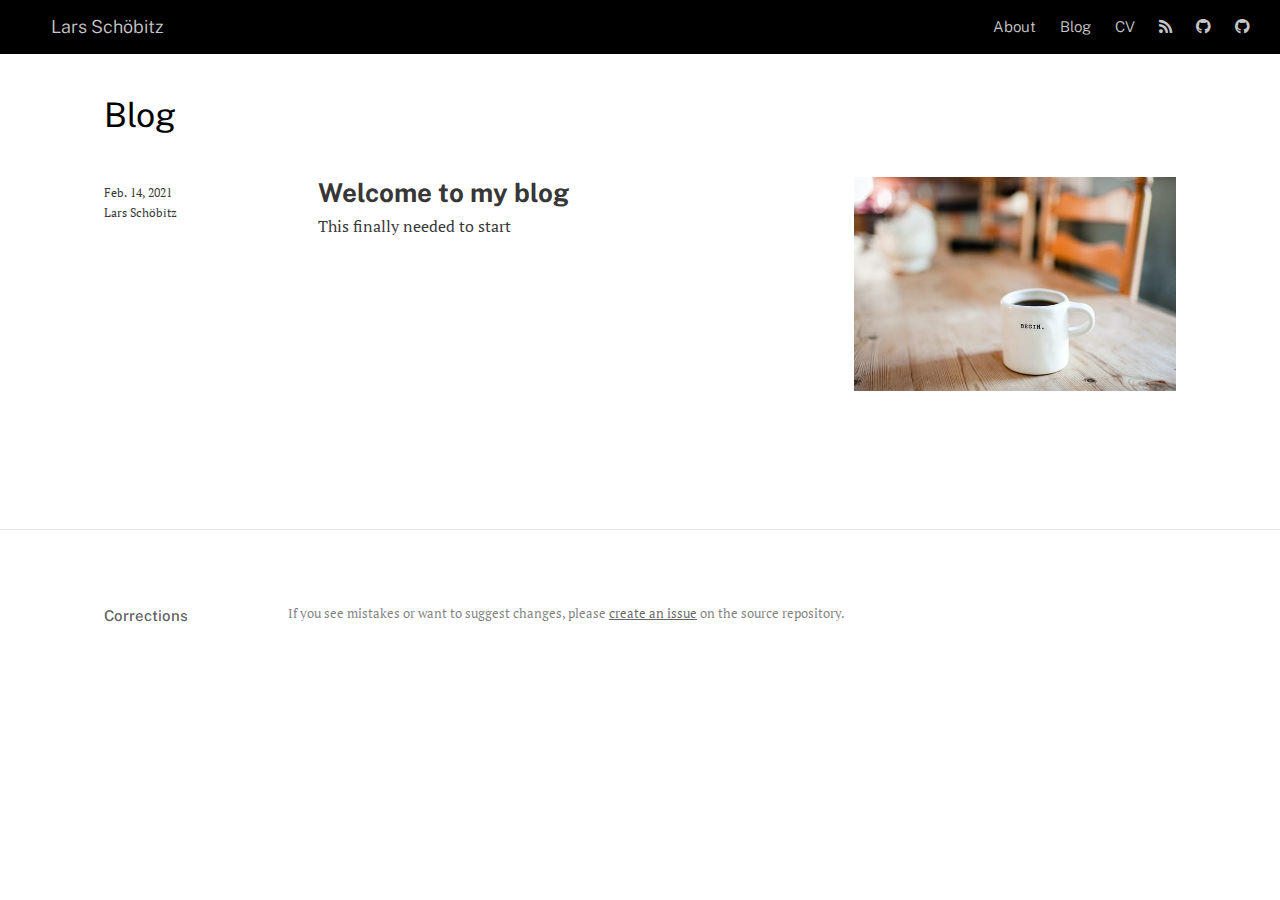
<file: docs/blog.html>
<!DOCTYPE html>

<html xmlns="http://www.w3.org/1999/xhtml" lang="" xml:lang="">

<head>
  <meta charset="utf-8"/>
  <meta name="viewport" content="width=device-width, initial-scale=1"/>
  <meta http-equiv="X-UA-Compatible" content="IE=Edge,chrome=1"/>
  <meta name="generator" content="distill" />
  <link rel="alternate" type="application/rss+xml" href="https://www.lse.de/blog.xml" />

  <style type="text/css">
  /* Hide doc at startup (prevent jankiness while JS renders/transforms) */
  body {
    visibility: hidden;
  }
  </style>

 <!--radix_placeholder_import_source-->
 <!--/radix_placeholder_import_source-->

<style type="text/css">code{white-space: pre;}</style>
<style type="text/css" data-origin="pandoc">
pre > code.sourceCode { white-space: pre; position: relative; }
pre > code.sourceCode > span { display: inline-block; line-height: 1.25; }
pre > code.sourceCode > span:empty { height: 1.2em; }
code.sourceCode > span { color: inherit; text-decoration: inherit; }
div.sourceCode { margin: 1em 0; }
pre.sourceCode { margin: 0; }
@media screen {
div.sourceCode { overflow: auto; }
}
@media print {
pre > code.sourceCode { white-space: pre-wrap; }
pre > code.sourceCode > span { text-indent: -5em; padding-left: 5em; }
}
pre.numberSource code
  { counter-reset: source-line 0; }
pre.numberSource code > span
  { position: relative; left: -4em; counter-increment: source-line; }
pre.numberSource code > span > a:first-child::before
  { content: counter(source-line);
    position: relative; left: -1em; text-align: right; vertical-align: baseline;
    border: none; display: inline-block;
    -webkit-touch-callout: none; -webkit-user-select: none;
    -khtml-user-select: none; -moz-user-select: none;
    -ms-user-select: none; user-select: none;
    padding: 0 4px; width: 4em;
    color: #aaaaaa;
  }
pre.numberSource { margin-left: 3em; border-left: 1px solid #aaaaaa;  padding-left: 4px; }
div.sourceCode
  {   }
@media screen {
pre > code.sourceCode > span > a:first-child::before { text-decoration: underline; }
}
code span.al { color: #ad0000; } /* Alert */
code span.an { color: #5e5e5e; } /* Annotation */
code span.at { color: #20794d; } /* Attribute */
code span.bn { color: #ad0000; } /* BaseN */
code span.bu { } /* BuiltIn */
code span.cf { color: #007ba5; } /* ControlFlow */
code span.ch { color: #20794d; } /* Char */
code span.cn { color: #8f5902; } /* Constant */
code span.co { color: #5e5e5e; } /* Comment */
code span.cv { color: #5e5e5e; font-style: italic; } /* CommentVar */
code span.do { color: #5e5e5e; font-style: italic; } /* Documentation */
code span.dt { color: #ad0000; } /* DataType */
code span.dv { color: #ad0000; } /* DecVal */
code span.er { color: #ad0000; } /* Error */
code span.ex { } /* Extension */
code span.fl { color: #ad0000; } /* Float */
code span.fu { color: #4758ab; } /* Function */
code span.im { } /* Import */
code span.in { color: #5e5e5e; } /* Information */
code span.kw { color: #007ba5; } /* Keyword */
code span.op { color: #5e5e5e; } /* Operator */
code span.ot { color: #007ba5; } /* Other */
code span.pp { color: #ad0000; } /* Preprocessor */
code span.sc { color: #20794d; } /* SpecialChar */
code span.ss { color: #20794d; } /* SpecialString */
code span.st { color: #20794d; } /* String */
code span.va { color: #111111; } /* Variable */
code span.vs { color: #20794d; } /* VerbatimString */
code span.wa { color: #5e5e5e; font-style: italic; } /* Warning */
</style>

  <!--radix_placeholder_meta_tags-->
  <title>Lars Schöbitz: Blog</title>




  <!--  https://developers.facebook.com/docs/sharing/webmasters#markup -->
  <meta property="og:title" content="Lars Schöbitz: Blog"/>
  <meta property="og:type" content="article"/>
  <meta property="og:locale" content="en_US"/>
  <meta property="og:site_name" content="Lars Schöbitz"/>

  <!--  https://dev.twitter.com/cards/types/summary -->
  <meta property="twitter:card" content="summary"/>
  <meta property="twitter:title" content="Lars Schöbitz: Blog"/>
  <meta property="twitter:site" content="@larnsce"/>
  <meta property="twitter:creator" content="@larnsce"/>

  <!--/radix_placeholder_meta_tags-->
  <!--radix_placeholder_rmarkdown_metadata-->

  <script type="text/json" id="radix-rmarkdown-metadata">
  {"type":"list","attributes":{"names":{"type":"character","attributes":{},"value":["title","listing"]}},"value":[{"type":"character","attributes":{},"value":["Blog"]},{"type":"character","attributes":{},"value":["posts"]}]}
  </script>
  <!--/radix_placeholder_rmarkdown_metadata-->
  <!--radix_placeholder_navigation_in_header-->
  <meta name="distill:offset" content=""/>

  <script type="application/javascript">

    window.headroom_prevent_pin = false;

    window.document.addEventListener("DOMContentLoaded", function (event) {

      // initialize headroom for banner
      var header = $('header').get(0);
      var headerHeight = header.offsetHeight;
      var headroom = new Headroom(header, {
        tolerance: 5,
        onPin : function() {
          if (window.headroom_prevent_pin) {
            window.headroom_prevent_pin = false;
            headroom.unpin();
          }
        }
      });
      headroom.init();
      if(window.location.hash)
        headroom.unpin();
      $(header).addClass('headroom--transition');

      // offset scroll location for banner on hash change
      // (see: https://github.com/WickyNilliams/headroom.js/issues/38)
      window.addEventListener("hashchange", function(event) {
        window.scrollTo(0, window.pageYOffset - (headerHeight + 25));
      });

      // responsive menu
      $('.distill-site-header').each(function(i, val) {
        var topnav = $(this);
        var toggle = topnav.find('.nav-toggle');
        toggle.on('click', function() {
          topnav.toggleClass('responsive');
        });
      });

      // nav dropdowns
      $('.nav-dropbtn').click(function(e) {
        $(this).next('.nav-dropdown-content').toggleClass('nav-dropdown-active');
        $(this).parent().siblings('.nav-dropdown')
           .children('.nav-dropdown-content').removeClass('nav-dropdown-active');
      });
      $("body").click(function(e){
        $('.nav-dropdown-content').removeClass('nav-dropdown-active');
      });
      $(".nav-dropdown").click(function(e){
        e.stopPropagation();
      });
    });
  </script>

  <style type="text/css">

  /* Theme (user-documented overrideables for nav appearance) */

  .distill-site-nav {
    color: rgba(255, 255, 255, 0.8);
    background-color: #0F2E3D;
    font-size: 15px;
    font-weight: 300;
  }

  .distill-site-nav a {
    color: inherit;
    text-decoration: none;
  }

  .distill-site-nav a:hover {
    color: white;
  }

  @media print {
    .distill-site-nav {
      display: none;
    }
  }

  .distill-site-header {

  }

  .distill-site-footer {

  }


  /* Site Header */

  .distill-site-header {
    width: 100%;
    box-sizing: border-box;
    z-index: 3;
  }

  .distill-site-header .nav-left {
    display: inline-block;
    margin-left: 8px;
  }

  @media screen and (max-width: 768px) {
    .distill-site-header .nav-left {
      margin-left: 0;
    }
  }


  .distill-site-header .nav-right {
    float: right;
    margin-right: 8px;
  }

  .distill-site-header a,
  .distill-site-header .title {
    display: inline-block;
    text-align: center;
    padding: 14px 10px 14px 10px;
  }

  .distill-site-header .title {
    font-size: 18px;
    min-width: 150px;
  }

  .distill-site-header .logo {
    padding: 0;
  }

  .distill-site-header .logo img {
    display: none;
    max-height: 20px;
    width: auto;
    margin-bottom: -4px;
  }

  .distill-site-header .nav-image img {
    max-height: 18px;
    width: auto;
    display: inline-block;
    margin-bottom: -3px;
  }



  @media screen and (min-width: 1000px) {
    .distill-site-header .logo img {
      display: inline-block;
    }
    .distill-site-header .nav-left {
      margin-left: 20px;
    }
    .distill-site-header .nav-right {
      margin-right: 20px;
    }
    .distill-site-header .title {
      padding-left: 12px;
    }
  }


  .distill-site-header .nav-toggle {
    display: none;
  }

  .nav-dropdown {
    display: inline-block;
    position: relative;
  }

  .nav-dropdown .nav-dropbtn {
    border: none;
    outline: none;
    color: rgba(255, 255, 255, 0.8);
    padding: 16px 10px;
    background-color: transparent;
    font-family: inherit;
    font-size: inherit;
    font-weight: inherit;
    margin: 0;
    margin-top: 1px;
    z-index: 2;
  }

  .nav-dropdown-content {
    display: none;
    position: absolute;
    background-color: white;
    min-width: 200px;
    border: 1px solid rgba(0,0,0,0.15);
    border-radius: 4px;
    box-shadow: 0px 8px 16px 0px rgba(0,0,0,0.1);
    z-index: 1;
    margin-top: 2px;
    white-space: nowrap;
    padding-top: 4px;
    padding-bottom: 4px;
  }

  .nav-dropdown-content hr {
    margin-top: 4px;
    margin-bottom: 4px;
    border: none;
    border-bottom: 1px solid rgba(0, 0, 0, 0.1);
  }

  .nav-dropdown-active {
    display: block;
  }

  .nav-dropdown-content a, .nav-dropdown-content .nav-dropdown-header {
    color: black;
    padding: 6px 24px;
    text-decoration: none;
    display: block;
    text-align: left;
  }

  .nav-dropdown-content .nav-dropdown-header {
    display: block;
    padding: 5px 24px;
    padding-bottom: 0;
    text-transform: uppercase;
    font-size: 14px;
    color: #999999;
    white-space: nowrap;
  }

  .nav-dropdown:hover .nav-dropbtn {
    color: white;
  }

  .nav-dropdown-content a:hover {
    background-color: #ddd;
    color: black;
  }

  .nav-right .nav-dropdown-content {
    margin-left: -45%;
    right: 0;
  }

  @media screen and (max-width: 768px) {
    .distill-site-header a, .distill-site-header .nav-dropdown  {display: none;}
    .distill-site-header a.nav-toggle {
      float: right;
      display: block;
    }
    .distill-site-header .title {
      margin-left: 0;
    }
    .distill-site-header .nav-right {
      margin-right: 0;
    }
    .distill-site-header {
      overflow: hidden;
    }
    .nav-right .nav-dropdown-content {
      margin-left: 0;
    }
  }


  @media screen and (max-width: 768px) {
    .distill-site-header.responsive {position: relative; min-height: 500px; }
    .distill-site-header.responsive a.nav-toggle {
      position: absolute;
      right: 0;
      top: 0;
    }
    .distill-site-header.responsive a,
    .distill-site-header.responsive .nav-dropdown {
      display: block;
      text-align: left;
    }
    .distill-site-header.responsive .nav-left,
    .distill-site-header.responsive .nav-right {
      width: 100%;
    }
    .distill-site-header.responsive .nav-dropdown {float: none;}
    .distill-site-header.responsive .nav-dropdown-content {position: relative;}
    .distill-site-header.responsive .nav-dropdown .nav-dropbtn {
      display: block;
      width: 100%;
      text-align: left;
    }
  }

  /* Site Footer */

  .distill-site-footer {
    width: 100%;
    overflow: hidden;
    box-sizing: border-box;
    z-index: 3;
    margin-top: 30px;
    padding-top: 30px;
    padding-bottom: 30px;
    text-align: center;
  }

  /* Headroom */

  d-title {
    padding-top: 6rem;
  }

  @media print {
    d-title {
      padding-top: 4rem;
    }
  }

  .headroom {
    z-index: 1000;
    position: fixed;
    top: 0;
    left: 0;
    right: 0;
  }

  .headroom--transition {
    transition: all .4s ease-in-out;
  }

  .headroom--unpinned {
    top: -100px;
  }

  .headroom--pinned {
    top: 0;
  }

  /* adjust viewport for navbar height */
  /* helps vertically center bootstrap (non-distill) content */
  .min-vh-100 {
    min-height: calc(100vh - 100px) !important;
  }

  </style>

  <script src="site_libs/jquery-1.11.3/jquery.min.js"></script>
  <link href="site_libs/font-awesome-5.1.0/css/all.css" rel="stylesheet"/>
  <link href="site_libs/font-awesome-5.1.0/css/v4-shims.css" rel="stylesheet"/>
  <script src="site_libs/headroom-0.9.4/headroom.min.js"></script>
  <!--/radix_placeholder_navigation_in_header-->
  <!--radix_placeholder_distill-->

  <style type="text/css">

  body {
    background-color: white;
  }

  .pandoc-table {
    width: 100%;
  }

  .pandoc-table>caption {
    margin-bottom: 10px;
  }

  .pandoc-table th:not([align]) {
    text-align: left;
  }

  .pagedtable-footer {
    font-size: 15px;
  }

  d-byline .byline {
    grid-template-columns: 2fr 2fr;
  }

  d-byline .byline h3 {
    margin-block-start: 1.5em;
  }

  d-byline .byline .authors-affiliations h3 {
    margin-block-start: 0.5em;
  }

  .authors-affiliations .orcid-id {
    width: 16px;
    height:16px;
    margin-left: 4px;
    margin-right: 4px;
    vertical-align: middle;
    padding-bottom: 2px;
  }

  d-title .dt-tags {
    margin-top: 1em;
    grid-column: text;
  }

  .dt-tags .dt-tag {
    text-decoration: none;
    display: inline-block;
    color: rgba(0,0,0,0.6);
    padding: 0em 0.4em;
    margin-right: 0.5em;
    margin-bottom: 0.4em;
    font-size: 70%;
    border: 1px solid rgba(0,0,0,0.2);
    border-radius: 3px;
    text-transform: uppercase;
    font-weight: 500;
  }

  d-article table.gt_table td,
  d-article table.gt_table th {
    border-bottom: none;
  }

  .html-widget {
    margin-bottom: 2.0em;
  }

  .l-screen-inset {
    padding-right: 16px;
  }

  .l-screen .caption {
    margin-left: 10px;
  }

  .shaded {
    background: rgb(247, 247, 247);
    padding-top: 20px;
    padding-bottom: 20px;
    border-top: 1px solid rgba(0, 0, 0, 0.1);
    border-bottom: 1px solid rgba(0, 0, 0, 0.1);
  }

  .shaded .html-widget {
    margin-bottom: 0;
    border: 1px solid rgba(0, 0, 0, 0.1);
  }

  .shaded .shaded-content {
    background: white;
  }

  .text-output {
    margin-top: 0;
    line-height: 1.5em;
  }

  .hidden {
    display: none !important;
  }

  d-article {
    padding-top: 2.5rem;
    padding-bottom: 30px;
  }

  d-appendix {
    padding-top: 30px;
  }

  d-article>p>img {
    width: 100%;
  }

  d-article h2 {
    margin: 1rem 0 1.5rem 0;
  }

  d-article h3 {
    margin-top: 1.5rem;
  }

  d-article iframe {
    border: 1px solid rgba(0, 0, 0, 0.1);
    margin-bottom: 2.0em;
    width: 100%;
  }

  /* Tweak code blocks */

  d-article div.sourceCode code,
  d-article pre code {
    font-family: Consolas, Monaco, 'Andale Mono', 'Ubuntu Mono', monospace;
  }

  d-article pre,
  d-article div.sourceCode,
  d-article div.sourceCode pre {
    overflow: auto;
  }

  d-article div.sourceCode {
    background-color: white;
  }

  d-article div.sourceCode pre {
    padding-left: 10px;
    font-size: 12px;
    border-left: 2px solid rgba(0,0,0,0.1);
  }

  d-article pre {
    font-size: 12px;
    color: black;
    background: none;
    margin-top: 0;
    text-align: left;
    white-space: pre;
    word-spacing: normal;
    word-break: normal;
    word-wrap: normal;
    line-height: 1.5;

    -moz-tab-size: 4;
    -o-tab-size: 4;
    tab-size: 4;

    -webkit-hyphens: none;
    -moz-hyphens: none;
    -ms-hyphens: none;
    hyphens: none;
  }

  d-article pre a {
    border-bottom: none;
  }

  d-article pre a:hover {
    border-bottom: none;
    text-decoration: underline;
  }

  d-article details {
    grid-column: text;
    margin-bottom: 0.8em;
  }

  @media(min-width: 768px) {

  d-article pre,
  d-article div.sourceCode,
  d-article div.sourceCode pre {
    overflow: visible !important;
  }

  d-article div.sourceCode pre {
    padding-left: 18px;
    font-size: 14px;
  }

  d-article pre {
    font-size: 14px;
  }

  }

  figure img.external {
    background: white;
    border: 1px solid rgba(0, 0, 0, 0.1);
    box-shadow: 0 1px 8px rgba(0, 0, 0, 0.1);
    padding: 18px;
    box-sizing: border-box;
  }

  /* CSS for d-contents */

  .d-contents {
    grid-column: text;
    color: rgba(0,0,0,0.8);
    font-size: 0.9em;
    padding-bottom: 1em;
    margin-bottom: 1em;
    padding-bottom: 0.5em;
    margin-bottom: 1em;
    padding-left: 0.25em;
    justify-self: start;
  }

  @media(min-width: 1000px) {
    .d-contents.d-contents-float {
      height: 0;
      grid-column-start: 1;
      grid-column-end: 4;
      justify-self: center;
      padding-right: 3em;
      padding-left: 2em;
    }
  }

  .d-contents nav h3 {
    font-size: 18px;
    margin-top: 0;
    margin-bottom: 1em;
  }

  .d-contents li {
    list-style-type: none
  }

  .d-contents nav > ul {
    padding-left: 0;
  }

  .d-contents ul {
    padding-left: 1em
  }

  .d-contents nav ul li {
    margin-top: 0.6em;
    margin-bottom: 0.2em;
  }

  .d-contents nav a {
    font-size: 13px;
    border-bottom: none;
    text-decoration: none
    color: rgba(0, 0, 0, 0.8);
  }

  .d-contents nav a:hover {
    text-decoration: underline solid rgba(0, 0, 0, 0.6)
  }

  .d-contents nav > ul > li > a {
    font-weight: 600;
  }

  .d-contents nav > ul > li > ul {
    font-weight: inherit;
  }

  .d-contents nav > ul > li > ul > li {
    margin-top: 0.2em;
  }


  .d-contents nav ul {
    margin-top: 0;
    margin-bottom: 0.25em;
  }

  .d-article-with-toc h2:nth-child(2) {
    margin-top: 0;
  }


  /* Figure */

  .figure {
    position: relative;
    margin-bottom: 2.5em;
    margin-top: 1.5em;
  }

  .figure img {
    width: 100%;
  }

  .figure .caption {
    color: rgba(0, 0, 0, 0.6);
    font-size: 12px;
    line-height: 1.5em;
  }

  .figure img.external {
    background: white;
    border: 1px solid rgba(0, 0, 0, 0.1);
    box-shadow: 0 1px 8px rgba(0, 0, 0, 0.1);
    padding: 18px;
    box-sizing: border-box;
  }

  .figure .caption a {
    color: rgba(0, 0, 0, 0.6);
  }

  .figure .caption b,
  .figure .caption strong, {
    font-weight: 600;
    color: rgba(0, 0, 0, 1.0);
  }

  /* Citations */

  d-article .citation {
    color: inherit;
    cursor: inherit;
  }

  div.hanging-indent{
    margin-left: 1em; text-indent: -1em;
  }

  /* Citation hover box */

  .tippy-box[data-theme~=light-border] {
    background-color: rgba(250, 250, 250, 0.95);
  }

  .tippy-content > p {
    margin-bottom: 0;
    padding: 2px;
  }


  /* Tweak 1000px media break to show more text */

  @media(min-width: 1000px) {
    .base-grid,
    distill-header,
    d-title,
    d-abstract,
    d-article,
    d-appendix,
    distill-appendix,
    d-byline,
    d-footnote-list,
    d-citation-list,
    distill-footer {
      grid-template-columns: [screen-start] 1fr [page-start kicker-start] 80px [middle-start] 50px [text-start kicker-end] 65px 65px 65px 65px 65px 65px 65px 65px [text-end gutter-start] 65px [middle-end] 65px [page-end gutter-end] 1fr [screen-end];
      grid-column-gap: 16px;
    }

    .grid {
      grid-column-gap: 16px;
    }

    d-article {
      font-size: 1.06rem;
      line-height: 1.7em;
    }
    figure .caption, .figure .caption, figure figcaption {
      font-size: 13px;
    }
  }

  @media(min-width: 1180px) {
    .base-grid,
    distill-header,
    d-title,
    d-abstract,
    d-article,
    d-appendix,
    distill-appendix,
    d-byline,
    d-footnote-list,
    d-citation-list,
    distill-footer {
      grid-template-columns: [screen-start] 1fr [page-start kicker-start] 60px [middle-start] 60px [text-start kicker-end] 60px 60px 60px 60px 60px 60px 60px 60px [text-end gutter-start] 60px [middle-end] 60px [page-end gutter-end] 1fr [screen-end];
      grid-column-gap: 32px;
    }

    .grid {
      grid-column-gap: 32px;
    }
  }


  /* Get the citation styles for the appendix (not auto-injected on render since
     we do our own rendering of the citation appendix) */

  d-appendix .citation-appendix,
  .d-appendix .citation-appendix {
    font-size: 11px;
    line-height: 15px;
    border-left: 1px solid rgba(0, 0, 0, 0.1);
    padding-left: 18px;
    border: 1px solid rgba(0,0,0,0.1);
    background: rgba(0, 0, 0, 0.02);
    padding: 10px 18px;
    border-radius: 3px;
    color: rgba(150, 150, 150, 1);
    overflow: hidden;
    margin-top: -12px;
    white-space: pre-wrap;
    word-wrap: break-word;
  }

  /* Include appendix styles here so they can be overridden */

  d-appendix {
    contain: layout style;
    font-size: 0.8em;
    line-height: 1.7em;
    margin-top: 60px;
    margin-bottom: 0;
    border-top: 1px solid rgba(0, 0, 0, 0.1);
    color: rgba(0,0,0,0.5);
    padding-top: 60px;
    padding-bottom: 48px;
  }

  d-appendix h3 {
    grid-column: page-start / text-start;
    font-size: 15px;
    font-weight: 500;
    margin-top: 1em;
    margin-bottom: 0;
    color: rgba(0,0,0,0.65);
  }

  d-appendix h3 + * {
    margin-top: 1em;
  }

  d-appendix ol {
    padding: 0 0 0 15px;
  }

  @media (min-width: 768px) {
    d-appendix ol {
      padding: 0 0 0 30px;
      margin-left: -30px;
    }
  }

  d-appendix li {
    margin-bottom: 1em;
  }

  d-appendix a {
    color: rgba(0, 0, 0, 0.6);
  }

  d-appendix > * {
    grid-column: text;
  }

  d-appendix > d-footnote-list,
  d-appendix > d-citation-list,
  d-appendix > distill-appendix {
    grid-column: screen;
  }

  /* Include footnote styles here so they can be overridden */

  d-footnote-list {
    contain: layout style;
  }

  d-footnote-list > * {
    grid-column: text;
  }

  d-footnote-list a.footnote-backlink {
    color: rgba(0,0,0,0.3);
    padding-left: 0.5em;
  }



  /* Anchor.js */

  .anchorjs-link {
    /*transition: all .25s linear; */
    text-decoration: none;
    border-bottom: none;
  }
  *:hover > .anchorjs-link {
    margin-left: -1.125em !important;
    text-decoration: none;
    border-bottom: none;
  }

  /* Social footer */

  .social_footer {
    margin-top: 30px;
    margin-bottom: 0;
    color: rgba(0,0,0,0.67);
  }

  .disqus-comments {
    margin-right: 30px;
  }

  .disqus-comment-count {
    border-bottom: 1px solid rgba(0, 0, 0, 0.4);
    cursor: pointer;
  }

  #disqus_thread {
    margin-top: 30px;
  }

  .article-sharing a {
    border-bottom: none;
    margin-right: 8px;
  }

  .article-sharing a:hover {
    border-bottom: none;
  }

  .sidebar-section.subscribe {
    font-size: 12px;
    line-height: 1.6em;
  }

  .subscribe p {
    margin-bottom: 0.5em;
  }


  .article-footer .subscribe {
    font-size: 15px;
    margin-top: 45px;
  }


  .sidebar-section.custom {
    font-size: 12px;
    line-height: 1.6em;
  }

  .custom p {
    margin-bottom: 0.5em;
  }

  /* Styles for listing layout (hide title) */
  .layout-listing d-title, .layout-listing .d-title {
    display: none;
  }

  /* Styles for posts lists (not auto-injected) */


  .posts-with-sidebar {
    padding-left: 45px;
    padding-right: 45px;
  }

  .posts-list .description h2,
  .posts-list .description p {
    font-family: -apple-system, BlinkMacSystemFont, "Segoe UI", Roboto, Oxygen, Ubuntu, Cantarell, "Fira Sans", "Droid Sans", "Helvetica Neue", Arial, sans-serif;
  }

  .posts-list .description h2 {
    font-weight: 700;
    border-bottom: none;
    padding-bottom: 0;
  }

  .posts-list h2.post-tag {
    border-bottom: 1px solid rgba(0, 0, 0, 0.2);
    padding-bottom: 12px;
  }
  .posts-list {
    margin-top: 60px;
    margin-bottom: 24px;
  }

  .posts-list .post-preview {
    text-decoration: none;
    overflow: hidden;
    display: block;
    border-bottom: 1px solid rgba(0, 0, 0, 0.1);
    padding: 24px 0;
  }

  .post-preview-last {
    border-bottom: none !important;
  }

  .posts-list .posts-list-caption {
    grid-column: screen;
    font-weight: 400;
  }

  .posts-list .post-preview h2 {
    margin: 0 0 6px 0;
    line-height: 1.2em;
    font-style: normal;
    font-size: 24px;
  }

  .posts-list .post-preview p {
    margin: 0 0 12px 0;
    line-height: 1.4em;
    font-size: 16px;
  }

  .posts-list .post-preview .thumbnail {
    box-sizing: border-box;
    margin-bottom: 24px;
    position: relative;
    max-width: 500px;
  }
  .posts-list .post-preview img {
    width: 100%;
    display: block;
  }

  .posts-list .metadata {
    font-size: 12px;
    line-height: 1.4em;
    margin-bottom: 18px;
  }

  .posts-list .metadata > * {
    display: inline-block;
  }

  .posts-list .metadata .publishedDate {
    margin-right: 2em;
  }

  .posts-list .metadata .dt-authors {
    display: block;
    margin-top: 0.3em;
    margin-right: 2em;
  }

  .posts-list .dt-tags {
    display: block;
    line-height: 1em;
  }

  .posts-list .dt-tags .dt-tag {
    display: inline-block;
    color: rgba(0,0,0,0.6);
    padding: 0.3em 0.4em;
    margin-right: 0.2em;
    margin-bottom: 0.4em;
    font-size: 60%;
    border: 1px solid rgba(0,0,0,0.2);
    border-radius: 3px;
    text-transform: uppercase;
    font-weight: 500;
  }

  .posts-list img {
    opacity: 1;
  }

  .posts-list img[data-src] {
    opacity: 0;
  }

  .posts-more {
    clear: both;
  }


  .posts-sidebar {
    font-size: 16px;
  }

  .posts-sidebar h3 {
    font-size: 16px;
    margin-top: 0;
    margin-bottom: 0.5em;
    font-weight: 400;
    text-transform: uppercase;
  }

  .sidebar-section {
    margin-bottom: 30px;
  }

  .categories ul {
    list-style-type: none;
    margin: 0;
    padding: 0;
  }

  .categories li {
    color: rgba(0, 0, 0, 0.8);
    margin-bottom: 0;
  }

  .categories li>a {
    border-bottom: none;
  }

  .categories li>a:hover {
    border-bottom: 1px solid rgba(0, 0, 0, 0.4);
  }

  .categories .active {
    font-weight: 600;
  }

  .categories .category-count {
    color: rgba(0, 0, 0, 0.4);
  }


  @media(min-width: 768px) {
    .posts-list .post-preview h2 {
      font-size: 26px;
    }
    .posts-list .post-preview .thumbnail {
      float: right;
      width: 30%;
      margin-bottom: 0;
    }
    .posts-list .post-preview .description {
      float: left;
      width: 45%;
    }
    .posts-list .post-preview .metadata {
      float: left;
      width: 20%;
      margin-top: 8px;
    }
    .posts-list .post-preview p {
      margin: 0 0 12px 0;
      line-height: 1.5em;
      font-size: 16px;
    }
    .posts-with-sidebar .posts-list {
      float: left;
      width: 75%;
    }
    .posts-with-sidebar .posts-sidebar {
      float: right;
      width: 20%;
      margin-top: 60px;
      padding-top: 24px;
      padding-bottom: 24px;
    }
  }


  /* Improve display for browsers without grid (IE/Edge <= 15) */

  .downlevel {
    line-height: 1.6em;
    font-family: -apple-system, BlinkMacSystemFont, "Segoe UI", Roboto, Oxygen, Ubuntu, Cantarell, "Fira Sans", "Droid Sans", "Helvetica Neue", Arial, sans-serif;
    margin: 0;
  }

  .downlevel .d-title {
    padding-top: 6rem;
    padding-bottom: 1.5rem;
  }

  .downlevel .d-title h1 {
    font-size: 50px;
    font-weight: 700;
    line-height: 1.1em;
    margin: 0 0 0.5rem;
  }

  .downlevel .d-title p {
    font-weight: 300;
    font-size: 1.2rem;
    line-height: 1.55em;
    margin-top: 0;
  }

  .downlevel .d-byline {
    padding-top: 0.8em;
    padding-bottom: 0.8em;
    font-size: 0.8rem;
    line-height: 1.8em;
  }

  .downlevel .section-separator {
    border: none;
    border-top: 1px solid rgba(0, 0, 0, 0.1);
  }

  .downlevel .d-article {
    font-size: 1.06rem;
    line-height: 1.7em;
    padding-top: 1rem;
    padding-bottom: 2rem;
  }


  .downlevel .d-appendix {
    padding-left: 0;
    padding-right: 0;
    max-width: none;
    font-size: 0.8em;
    line-height: 1.7em;
    margin-bottom: 0;
    color: rgba(0,0,0,0.5);
    padding-top: 40px;
    padding-bottom: 48px;
  }

  .downlevel .footnotes ol {
    padding-left: 13px;
  }

  .downlevel .base-grid,
  .downlevel .distill-header,
  .downlevel .d-title,
  .downlevel .d-abstract,
  .downlevel .d-article,
  .downlevel .d-appendix,
  .downlevel .distill-appendix,
  .downlevel .d-byline,
  .downlevel .d-footnote-list,
  .downlevel .d-citation-list,
  .downlevel .distill-footer,
  .downlevel .appendix-bottom,
  .downlevel .posts-container {
    padding-left: 40px;
    padding-right: 40px;
  }

  @media(min-width: 768px) {
    .downlevel .base-grid,
    .downlevel .distill-header,
    .downlevel .d-title,
    .downlevel .d-abstract,
    .downlevel .d-article,
    .downlevel .d-appendix,
    .downlevel .distill-appendix,
    .downlevel .d-byline,
    .downlevel .d-footnote-list,
    .downlevel .d-citation-list,
    .downlevel .distill-footer,
    .downlevel .appendix-bottom,
    .downlevel .posts-container {
    padding-left: 150px;
    padding-right: 150px;
    max-width: 900px;
  }
  }

  .downlevel pre code {
    display: block;
    border-left: 2px solid rgba(0, 0, 0, .1);
    padding: 0 0 0 20px;
    font-size: 14px;
  }

  .downlevel code, .downlevel pre {
    color: black;
    background: none;
    font-family: Consolas, Monaco, 'Andale Mono', 'Ubuntu Mono', monospace;
    text-align: left;
    white-space: pre;
    word-spacing: normal;
    word-break: normal;
    word-wrap: normal;
    line-height: 1.5;

    -moz-tab-size: 4;
    -o-tab-size: 4;
    tab-size: 4;

    -webkit-hyphens: none;
    -moz-hyphens: none;
    -ms-hyphens: none;
    hyphens: none;
  }

  .downlevel .posts-list .post-preview {
    color: inherit;
  }



  </style>

  <script type="application/javascript">

  function is_downlevel_browser() {
    if (bowser.isUnsupportedBrowser({ msie: "12", msedge: "16"},
                                   window.navigator.userAgent)) {
      return true;
    } else {
      return window.load_distill_framework === undefined;
    }
  }

  // show body when load is complete
  function on_load_complete() {

    // add anchors
    if (window.anchors) {
      window.anchors.options.placement = 'left';
      window.anchors.add('d-article > h2, d-article > h3, d-article > h4, d-article > h5');
    }


    // set body to visible
    document.body.style.visibility = 'visible';

    // force redraw for leaflet widgets
    if (window.HTMLWidgets) {
      var maps = window.HTMLWidgets.findAll(".leaflet");
      $.each(maps, function(i, el) {
        var map = this.getMap();
        map.invalidateSize();
        map.eachLayer(function(layer) {
          if (layer instanceof L.TileLayer)
            layer.redraw();
        });
      });
    }

    // trigger 'shown' so htmlwidgets resize
    $('d-article').trigger('shown');
  }

  function init_distill() {

    init_common();

    // create front matter
    var front_matter = $('<d-front-matter></d-front-matter>');
    $('#distill-front-matter').wrap(front_matter);

    // create d-title
    $('.d-title').changeElementType('d-title');

    // create d-byline
    var byline = $('<d-byline></d-byline>');
    $('.d-byline').replaceWith(byline);

    // create d-article
    var article = $('<d-article></d-article>');
    $('.d-article').wrap(article).children().unwrap();

    // move posts container into article
    $('.posts-container').appendTo($('d-article'));

    // create d-appendix
    $('.d-appendix').changeElementType('d-appendix');

    // flag indicating that we have appendix items
    var appendix = $('.appendix-bottom').children('h3').length > 0;

    // replace footnotes with <d-footnote>
    $('.footnote-ref').each(function(i, val) {
      appendix = true;
      var href = $(this).attr('href');
      var id = href.replace('#', '');
      var fn = $('#' + id);
      var fn_p = $('#' + id + '>p');
      fn_p.find('.footnote-back').remove();
      var text = fn_p.html();
      var dtfn = $('<d-footnote></d-footnote>');
      dtfn.html(text);
      $(this).replaceWith(dtfn);
    });
    // remove footnotes
    $('.footnotes').remove();

    // move refs into #references-listing
    $('#references-listing').replaceWith($('#refs'));

    $('h1.appendix, h2.appendix').each(function(i, val) {
      $(this).changeElementType('h3');
    });
    $('h3.appendix').each(function(i, val) {
      var id = $(this).attr('id');
      $('.d-contents a[href="#' + id + '"]').parent().remove();
      appendix = true;
      $(this).nextUntil($('h1, h2, h3')).addBack().appendTo($('d-appendix'));
    });

    // show d-appendix if we have appendix content
    $("d-appendix").css('display', appendix ? 'grid' : 'none');

    // localize layout chunks to just output
    $('.layout-chunk').each(function(i, val) {

      // capture layout
      var layout = $(this).attr('data-layout');

      // apply layout to markdown level block elements
      var elements = $(this).children().not('details, div.sourceCode, pre, script');
      elements.each(function(i, el) {
        var layout_div = $('<div class="' + layout + '"></div>');
        if (layout_div.hasClass('shaded')) {
          var shaded_content = $('<div class="shaded-content"></div>');
          $(this).wrap(shaded_content);
          $(this).parent().wrap(layout_div);
        } else {
          $(this).wrap(layout_div);
        }
      });


      // unwrap the layout-chunk div
      $(this).children().unwrap();
    });

    // remove code block used to force  highlighting css
    $('.distill-force-highlighting-css').parent().remove();

    // remove empty line numbers inserted by pandoc when using a
    // custom syntax highlighting theme
    $('code.sourceCode a:empty').remove();

    // load distill framework
    load_distill_framework();

    // wait for window.distillRunlevel == 4 to do post processing
    function distill_post_process() {

      if (!window.distillRunlevel || window.distillRunlevel < 4)
        return;

      // hide author/affiliations entirely if we have no authors
      var front_matter = JSON.parse($("#distill-front-matter").html());
      var have_authors = front_matter.authors && front_matter.authors.length > 0;
      if (!have_authors)
        $('d-byline').addClass('hidden');

      // article with toc class
      $('.d-contents').parent().addClass('d-article-with-toc');

      // strip links that point to #
      $('.authors-affiliations').find('a[href="#"]').removeAttr('href');

      // add orcid ids
      $('.authors-affiliations').find('.author').each(function(i, el) {
        var orcid_id = front_matter.authors[i].orcidID;
        if (orcid_id) {
          var a = $('<a></a>');
          a.attr('href', 'https://orcid.org/' + orcid_id);
          var img = $('<img></img>');
          img.addClass('orcid-id');
          img.attr('alt', 'ORCID ID');
          img.attr('src','[data-uri]');
          a.append(img);
          $(this).append(a);
        }
      });

      // hide elements of author/affiliations grid that have no value
      function hide_byline_column(caption) {
        $('d-byline').find('h3:contains("' + caption + '")').parent().css('visibility', 'hidden');
      }

      // affiliations
      var have_affiliations = false;
      for (var i = 0; i<front_matter.authors.length; ++i) {
        var author = front_matter.authors[i];
        if (author.affiliation !== "&nbsp;") {
          have_affiliations = true;
          break;
        }
      }
      if (!have_affiliations)
        $('d-byline').find('h3:contains("Affiliations")').css('visibility', 'hidden');

      // published date
      if (!front_matter.publishedDate)
        hide_byline_column("Published");

      // document object identifier
      var doi = $('d-byline').find('h3:contains("DOI")');
      var doi_p = doi.next().empty();
      if (!front_matter.doi) {
        // if we have a citation and valid citationText then link to that
        if ($('#citation').length > 0 && front_matter.citationText) {
          doi.html('Citation');
          $('<a href="#citation"></a>')
            .text(front_matter.citationText)
            .appendTo(doi_p);
        } else {
          hide_byline_column("DOI");
        }
      } else {
        $('<a></a>')
           .attr('href', "https://doi.org/" + front_matter.doi)
           .html(front_matter.doi)
           .appendTo(doi_p);
      }

       // change plural form of authors/affiliations
      if (front_matter.authors.length === 1) {
        var grid = $('.authors-affiliations');
        grid.children('h3:contains("Authors")').text('Author');
        grid.children('h3:contains("Affiliations")').text('Affiliation');
      }

      // remove d-appendix and d-footnote-list local styles
      $('d-appendix > style:first-child').remove();
      $('d-footnote-list > style:first-child').remove();

      // move appendix-bottom entries to the bottom
      $('.appendix-bottom').appendTo('d-appendix').children().unwrap();
      $('.appendix-bottom').remove();

      // hoverable references
      $('span.citation[data-cites]').each(function() {
        var refHtml = $('#ref-' + $(this).attr('data-cites')).html();
        window.tippy(this, {
          allowHTML: true,
          content: refHtml,
          maxWidth: 500,
          interactive: true,
          interactiveBorder: 10,
          theme: 'light-border',
          placement: 'bottom-start'
        });
      });

      // clear polling timer
      clearInterval(tid);

      // show body now that everything is ready
      on_load_complete();
    }

    var tid = setInterval(distill_post_process, 50);
    distill_post_process();

  }

  function init_downlevel() {

    init_common();

     // insert hr after d-title
    $('.d-title').after($('<hr class="section-separator"/>'));

    // check if we have authors
    var front_matter = JSON.parse($("#distill-front-matter").html());
    var have_authors = front_matter.authors && front_matter.authors.length > 0;

    // manage byline/border
    if (!have_authors)
      $('.d-byline').remove();
    $('.d-byline').after($('<hr class="section-separator"/>'));
    $('.d-byline a').remove();

    // remove toc
    $('.d-contents').remove();

    // move appendix elements
    $('h1.appendix, h2.appendix').each(function(i, val) {
      $(this).changeElementType('h3');
    });
    $('h3.appendix').each(function(i, val) {
      $(this).nextUntil($('h1, h2, h3')).addBack().appendTo($('.d-appendix'));
    });


    // inject headers into references and footnotes
    var refs_header = $('<h3></h3>');
    refs_header.text('References');
    $('#refs').prepend(refs_header);

    var footnotes_header = $('<h3></h3');
    footnotes_header.text('Footnotes');
    $('.footnotes').children('hr').first().replaceWith(footnotes_header);

    // move appendix-bottom entries to the bottom
    $('.appendix-bottom').appendTo('.d-appendix').children().unwrap();
    $('.appendix-bottom').remove();

    // remove appendix if it's empty
    if ($('.d-appendix').children().length === 0)
      $('.d-appendix').remove();

    // prepend separator above appendix
    $('.d-appendix').before($('<hr class="section-separator" style="clear: both"/>'));

    // trim code
    $('pre>code').each(function(i, val) {
      $(this).html($.trim($(this).html()));
    });

    // move posts-container right before article
    $('.posts-container').insertBefore($('.d-article'));

    $('body').addClass('downlevel');

    on_load_complete();
  }


  function init_common() {

    // jquery plugin to change element types
    (function($) {
      $.fn.changeElementType = function(newType) {
        var attrs = {};

        $.each(this[0].attributes, function(idx, attr) {
          attrs[attr.nodeName] = attr.nodeValue;
        });

        this.replaceWith(function() {
          return $("<" + newType + "/>", attrs).append($(this).contents());
        });
      };
    })(jQuery);

    // prevent underline for linked images
    $('a > img').parent().css({'border-bottom' : 'none'});

    // mark non-body figures created by knitr chunks as 100% width
    $('.layout-chunk').each(function(i, val) {
      var figures = $(this).find('img, .html-widget');
      if ($(this).attr('data-layout') !== "l-body") {
        figures.css('width', '100%');
      } else {
        figures.css('max-width', '100%');
        figures.filter("[width]").each(function(i, val) {
          var fig = $(this);
          fig.css('width', fig.attr('width') + 'px');
        });

      }
    });

    // auto-append index.html to post-preview links in file: protocol
    // and in rstudio ide preview
    $('.post-preview').each(function(i, val) {
      if (window.location.protocol === "file:")
        $(this).attr('href', $(this).attr('href') + "index.html");
    });

    // get rid of index.html references in header
    if (window.location.protocol !== "file:") {
      $('.distill-site-header a[href]').each(function(i,val) {
        $(this).attr('href', $(this).attr('href').replace("index.html", "./"));
      });
    }

    // add class to pandoc style tables
    $('tr.header').parent('thead').parent('table').addClass('pandoc-table');
    $('.kable-table').children('table').addClass('pandoc-table');

    // add figcaption style to table captions
    $('caption').parent('table').addClass("figcaption");

    // initialize posts list
    if (window.init_posts_list)
      window.init_posts_list();

    // implmement disqus comment link
    $('.disqus-comment-count').click(function() {
      window.headroom_prevent_pin = true;
      $('#disqus_thread').toggleClass('hidden');
      if (!$('#disqus_thread').hasClass('hidden')) {
        var offset = $(this).offset();
        $(window).resize();
        $('html, body').animate({
          scrollTop: offset.top - 35
        });
      }
    });
  }

  document.addEventListener('DOMContentLoaded', function() {
    if (is_downlevel_browser())
      init_downlevel();
    else
      window.addEventListener('WebComponentsReady', init_distill);
  });

  </script>

  <style type="text/css">
  /* base variables */

  /* Edit the CSS properties in this file to create a custom
     Distill theme. Only edit values in the right column
     for each row; values shown are the CSS defaults.
     To return any property to the default,
     you may set its value to: unset
     All rows must end with a semi-colon.                      */

  /* Optional: embed custom fonts here with `@import`          */
  /* This must remain at the top of this file.                 */



  html {
    /*-- Main font sizes --*/
    --title-size:      50px;
    --body-size:       1.06rem;
    --code-size:       14px;
    --aside-size:      12px;
    --fig-cap-size:    13px;
    /*-- Main font colors --*/
    --title-color:     #000000;
    --header-color:    rgba(0, 0, 0, 0.8);
    --body-color:      rgba(0, 0, 0, 0.8);
    --aside-color:     rgba(0, 0, 0, 0.6);
    --fig-cap-color:   rgba(0, 0, 0, 0.6);
    /*-- Specify custom fonts ~~~ must be imported above   --*/
    --heading-font:    sans-serif;
    --mono-font:       monospace;
    --body-font:       sans-serif;
    --navbar-font:     sans-serif;  /* websites + blogs only */
  }

  /*-- ARTICLE METADATA --*/
  d-byline {
    --heading-size:    0.6rem;
    --heading-color:   rgba(0, 0, 0, 0.5);
    --body-size:       0.8rem;
    --body-color:      rgba(0, 0, 0, 0.8);
  }

  /*-- ARTICLE TABLE OF CONTENTS --*/
  .d-contents {
    --heading-size:    18px;
    --contents-size:   13px;
  }

  /*-- ARTICLE APPENDIX --*/
  d-appendix {
    --heading-size:    15px;
    --heading-color:   rgba(0, 0, 0, 0.65);
    --text-size:       0.8em;
    --text-color:      rgba(0, 0, 0, 0.5);
  }

  /*-- WEBSITE HEADER + FOOTER --*/
  /* These properties only apply to Distill sites and blogs  */

  .distill-site-header {
    --title-size:       18px;
    --text-color:       rgba(255, 255, 255, 0.8);
    --text-size:        15px;
    --hover-color:      white;
    --bkgd-color:       #0F2E3D;
  }

  .distill-site-footer {
    --text-color:       rgba(255, 255, 255, 0.8);
    --text-size:        15px;
    --hover-color:      white;
    --bkgd-color:       #0F2E3D;
  }

  /*-- Additional custom styles --*/
  /* Add any additional CSS rules below                      */
  </style>
  <style type="text/css">
  /* base variables */

  /* Edit the CSS properties in this file to create a custom
     Distill theme. Only edit values in the right column
     for each row; values shown are the CSS defaults.
     To return any property to the default,
     you may set its value to: unset
     All rows must end with a semi-colon.                      */

  /* Optional: embed custom fonts here with `@import`          */
  /* This must remain at the top of this file.                 */
  @import url('https://fonts.googleapis.com/css2?family=Amiri');
  @import url('https://fonts.googleapis.com/css2?family=Bitter');
  @import url('https://fonts.googleapis.com/css2?family=DM+Mono');
  @import url('https://fonts.googleapis.com/css2?family=Public+Sans');
  @import url('https://fonts.googleapis.com/css2?family=PT+Serif');


  html {
    /*-- Main font sizes --*/
    --title-size:      50px;
    --body-size:       1.06rem;
    --code-size:       14px;
    --aside-size:      12px;
    --fig-cap-size:    13px;
    /*-- Main font colors --*/
    --title-color:     #000000;
    --header-color:    rgba(0, 0, 0, 0.8);
    --body-color:      rgba(0, 0, 0, 0.8);
    --aside-color:     rgba(0, 0, 0, 0.6);
    --fig-cap-color:   rgba(0, 0, 0, 0.6);
    /*-- Specify custom fonts ~~~ must be imported above   --*/
    --heading-font:    "Public Sans", serif;
    --mono-font:       "DM Mono", monospace;
    --body-font:       "PT Serif", sans-serif;
    --navbar-font:     "Public Sans", serif;
  }

  /*-- ARTICLE METADATA --*/
  d-byline {
    --heading-size:    0.6rem;
    --heading-color:   rgba(0, 0, 0, 0.5);
    --body-size:       0.8rem;
    --body-color:      rgba(0, 0, 0, 0.8);
  }

  /*-- ARTICLE TABLE OF CONTENTS --*/
  .d-contents {
    --heading-size:    18px;
    --contents-size:   13px;
  }

  /*-- ARTICLE APPENDIX --*/
  d-appendix {
    --heading-size:    15px;
    --heading-color:   rgba(0, 0, 0, 0.65);
    --text-size:       0.8em;
    --text-color:      rgba(0, 0, 0, 0.5);
  }

  /*-- WEBSITE HEADER + FOOTER --*/
  /* These properties only apply to Distill sites and blogs  */

  .distill-site-header {
    --title-size:       18px;
    --text-color:       rgba(255, 255, 255, 0.8);
    --text-size:        15px;
    --hover-color:      white;
    --bkgd-color:       #000000;
  }

  .distill-site-footer {
    --text-color:       rgba(255, 255, 255, 0.8);
    --text-size:        15px;
    --hover-color:      white;
    --bkgd-color:       #0F2E3D;
  }

  /*-- Additional custom styles --*/
  /* Add any additional CSS rules below                      */
  </style>
  <style type="text/css">
  /* base style */

  /* FONT FAMILIES */

  :root {
    --heading-default: -apple-system, BlinkMacSystemFont, "Segoe UI", Roboto, Oxygen, Ubuntu, Cantarell, "Fira Sans", "Droid Sans", "Helvetica Neue", Arial, sans-serif;
    --mono-default: Consolas, Monaco, 'Andale Mono', 'Ubuntu Mono', monospace;
    --body-default: -apple-system, BlinkMacSystemFont, "Segoe UI", Roboto, Oxygen, Ubuntu, Cantarell, "Fira Sans", "Droid Sans", "Helvetica Neue", Arial, sans-serif;
  }

  body,
  .posts-list .post-preview p,
  .posts-list .description p {
    font-family: var(--body-font), var(--body-default);
  }

  h1, h2, h3, h4, h5, h6,
  .posts-list .post-preview h2,
  .posts-list .description h2 {
    font-family: var(--heading-font), var(--heading-default);
  }

  d-article div.sourceCode code,
  d-article pre code {
    font-family: var(--mono-font), var(--mono-default);
  }


  /*-- TITLE --*/
  d-title h1,
  .posts-list > h1 {
    color: var(--title-color, black);
  }

  d-title h1 {
    font-size: var(--title-size, 50px);
  }

  /*-- HEADERS --*/
  d-article h1,
  d-article h2,
  d-article h3,
  d-article h4,
  d-article h5,
  d-article h6 {
    color: var(--header-color, rgba(0, 0, 0, 0.8));
  }

  /*-- BODY --*/
  d-article > p,  /* only text inside of <p> tags */
  d-article > ul, /* lists */
  d-article > ol {
    color: var(--body-color, rgba(0, 0, 0, 0.8));
    font-size: var(--body-size, 1.06rem);
  }


  /*-- CODE --*/
  d-article div.sourceCode code,
  d-article pre code {
    font-size: var(--code-size, 14px);
  }

  /*-- ASIDE --*/
  d-article aside {
    font-size: var(--aside-size, 12px);
    color: var(--aside-color, rgba(0, 0, 0, 0.6));
  }

  /*-- FIGURE CAPTIONS --*/
  figure .caption,
  figure figcaption,
  .figure .caption {
    font-size: var(--fig-cap-size, 13px);
    color: var(--fig-cap-color, rgba(0, 0, 0, 0.6));
  }

  /*-- METADATA --*/
  d-byline h3 {
    font-size: var(--heading-size, 0.6rem);
    color: var(--heading-color, rgba(0, 0, 0, 0.5));
  }

  d-byline {
    font-size: var(--body-size, 0.8rem);
    color: var(--body-color, rgba(0, 0, 0, 0.8));
  }

  d-byline a,
  d-article d-byline a {
    color: var(--body-color, rgba(0, 0, 0, 0.8));
  }

  /*-- TABLE OF CONTENTS --*/
  .d-contents nav h3 {
    font-size: var(--heading-size, 18px);
  }

  .d-contents nav a {
    font-size: var(--contents-size, 13px);
  }

  /*-- APPENDIX --*/
  d-appendix h3 {
    font-size: var(--heading-size, 15px);
    color: var(--heading-color, rgba(0, 0, 0, 0.65));
  }

  d-appendix {
    font-size: var(--text-size, 0.8em);
    color: var(--text-color, rgba(0, 0, 0, 0.5));
  }

  d-appendix d-footnote-list a.footnote-backlink {
    color: var(--text-color, rgba(0, 0, 0, 0.5));
  }

  /*-- WEBSITE HEADER + FOOTER --*/
  .distill-site-header .title {
    font-size: var(--title-size, 18px);
    font-family: var(--navbar-font), var(--heading-default);
  }

  .distill-site-header a,
  .nav-dropdown .nav-dropbtn {
    font-family: var(--navbar-font), var(--heading-default);
  }

  .nav-dropdown .nav-dropbtn {
    color: var(--text-color, rgba(255, 255, 255, 0.8));
    font-size: var(--text-size, 15px);
  }

  .distill-site-header a:hover,
  .nav-dropdown:hover .nav-dropbtn {
    color: var(--hover-color, white);
  }

  .distill-site-header {
    font-size: var(--text-size, 15px);
    color: var(--text-color, rgba(255, 255, 255, 0.8));
    background-color: var(--bkgd-color, #0F2E3D);
  }

  .distill-site-footer {
    font-size: var(--text-size, 15px);
    color: var(--text-color, rgba(255, 255, 255, 0.8));
    background-color: var(--bkgd-color, #0F2E3D);
  }

  .distill-site-footer a:hover {
    color: var(--hover-color, white);
  }</style>
  <!--/radix_placeholder_distill-->
  <script src="site_libs/header-attrs-2.7/header-attrs.js"></script>
  <script src="site_libs/popper-2.6.0/popper.min.js"></script>
  <link href="site_libs/tippy-6.2.7/tippy.css" rel="stylesheet" />
  <link href="site_libs/tippy-6.2.7/tippy-light-border.css" rel="stylesheet" />
  <script src="site_libs/tippy-6.2.7/tippy.umd.min.js"></script>
  <script src="site_libs/anchor-4.2.2/anchor.min.js"></script>
  <script src="site_libs/bowser-1.9.3/bowser.min.js"></script>
  <script src="site_libs/webcomponents-2.0.0/webcomponents.js"></script>
  <script src="site_libs/distill-2.2.21/template.v2.js"></script>
  <!--radix_placeholder_site_in_header-->
  <!--/radix_placeholder_site_in_header-->


</head>

<body class="layout-listing">

<!--radix_placeholder_front_matter-->

<script id="distill-front-matter" type="text/json">
{"title":"Blog","authors":[]}
</script>

<!--/radix_placeholder_front_matter-->
<!--radix_placeholder_navigation_before_body-->
<header class="header header--fixed" role="banner">
<nav class="distill-site-nav distill-site-header">
<div class="nav-left">
<a href="index.html" class="title">Lars Schöbitz</a>
</div>
<div class="nav-right">
<a href="about.html">About</a>
<a href="blog.html">Blog</a>
<a href="https://www.lse.de/cv/">CV</a>
<a href="blog.xml">
<i class="fa fa-rss" aria-hidden="true"></i>
</a>
<a href="https://github.com/larnsce/lse">
<i class="fab fa-github" aria-hidden="true"></i>
</a>
<a href="https://github.com/larnsce/lse" aria-label="Link to source">
<i class="fab fa-github" aria-hidden="true"></i>
</a>
<a href="javascript:void(0);" class="nav-toggle">&#9776;</a>
</div>
</nav>
</header>
<!--/radix_placeholder_navigation_before_body-->
<!--radix_placeholder_site_before_body-->
<!--/radix_placeholder_site_before_body-->
<!--radix_placeholder_article_listing-->


<script type="application/javascript">

function init_posts_list() {

  function load_image(img) {
    var src = $(img).attr('data-src');
    if (src) {
      $(img).attr('src', src);
      $(img).load(function() {
        img.removeAttribute('data-src');
      });
    }
  }

  function set_posts_visible(posts, visible) {
    if (visible) {

      // show bottom border by default
      $(posts).removeClass('post-preview-last');

      // apply limits if need be
      var max_posts = 25;
      var apply_limits = $('.posts-container').hasClass('posts-apply-limit');
      if (apply_limits && posts.length > max_posts) {
        posts = $(posts).slice(0, max_posts);
      } else {
        $('.posts-more a').addClass('hidden');
      }

      // apply last style
      $(posts.slice(-1)[0]).addClass('post-preview-last');

      $(posts).removeClass('hidden');
      $(posts).find('img[data-src]').each(function(i, img) {
        load_image(img);
      });
    } else {
      $(posts).addClass('hidden');
    }
  }

  function apply_hash_filter() {

    // clear active state
    $('.categories .active').removeClass('active');

    // mark all posts invisible to start
    set_posts_visible($('.posts-list').children('a'), false);

    // if we have a hash filter
    if (window.location.hash && window.location.hash.startsWith("#category:")) {

      // mark posts that match the category visible
      var page_category = window.location.hash.replace(/^#category:/, "");
      var posts = $('.post-metadata').map(function(idx, script) {
        var metadata = $.parseJSON($(script).html());
        var post = null;
        $.each(metadata.categories, function(idx, category) {
          category = category.replace(/ /g,"_");
          if ((page_category || '').toLowerCase() === "articles" || category === page_category) {
            post = $(script).parent().get();
            return false;
          }
        });
        return post;
      });
      set_posts_visible(posts, true);

      // mark the hash active
      $('.categories li>a[href="' + window.location.hash + '"]').addClass('active');

      // update the list_caption
      var list_caption = $('.posts-list-caption');
      var caption = (page_category || '').toLowerCase() === "articles"
        ? list_caption.attr('data-caption')
        : ('Category: ' + page_category.replace(/_/g," "));
      list_caption.text(caption);

    } else {

      // no hash filter, make all posts visible (subject to max display)
      set_posts_visible($('.posts-list').children(), true);

      // reset list caption
      var list_caption = $('.posts-list-caption');
      list_caption.text(list_caption.attr('data-caption'));


    }
  }

  // more articles
  function apply_post_limits(apply) {
    if (apply) {
      $('.posts-container').addClass('posts-apply-limit');
      $('.posts-more a').removeClass('hidden');
    } else {
      $('.posts-container').removeClass('posts-apply-limit');
      $('.posts-more a').addClass('hidden');
    }
  }

  // click handling for tags
  $('.dt-tag').click(function(ev) {
    window.location.hash = '#category:' + $(this).text().replace(/ /g, "_");
    return false;
  })

  // hash filter handling
  apply_hash_filter();
  $(window).on('hashchange',function() {
    apply_post_limits(true);
    apply_hash_filter();
  });

  // more articles link
  $('.posts-more a').click(function(e) {
    e.preventDefault();
    apply_post_limits(false);
    apply_hash_filter();
    return false;
  });

}

</script>



<div class="posts-container posts-apply-limit l-page">
<div class="posts-list">
<h1 class="posts-list-caption" data-caption="Blog">Blog</h1>
<a href="posts/2021-02-14-welcome/" class="post-preview">
<script class="post-metadata" type="text/json">{"categories":[]}</script>
<div class="metadata">
<div class="publishedDate">Feb. 14, 2021</div>
<div class="dt-authors">
<div class="dt-author">Lars Schöbitz</div>
</div>
</div>
<div class="thumbnail">
<img src="posts/2021-02-14-welcome/img/welcome.jpg"/>
</div>
<div class="description">
<h2>Welcome to my blog</h2>
<div class="dt-tags"></div>
<p>This finally needed to start</p>
</div>
</a>
</div>
<div class="posts-more">
<a href="#">More articles &raquo;</a>
</div>
</div>
<!--/radix_placeholder_article_listing-->

<div class="d-title">
<h1>Blog</h1>
<!--radix_placeholder_categories-->
<!--/radix_placeholder_categories-->

</div>


<div class="d-article">
<script async defer data-domain="lse.de" src="https://plausible.io/js/plausible.js"></script>
<div class="sourceCode" id="cb1"><pre class="sourceCode r distill-force-highlighting-css"><code class="sourceCode r"></code></pre></div>
<!--radix_placeholder_article_footer-->
<!--/radix_placeholder_article_footer-->
</div>

<div class="d-appendix">
</div>


<!--radix_placeholder_site_after_body-->
<!--/radix_placeholder_site_after_body-->
<!--radix_placeholder_appendices-->
<div class="appendix-bottom">
<h3 id="updates-and-corrections">Corrections</h3>
<p>If you see mistakes or want to suggest changes, please <a href="https://github.com/larnsce/lse/issues/new">create an issue</a> on the source repository.</p>
</div>
<!--/radix_placeholder_appendices-->
<!--radix_placeholder_navigation_after_body-->
<!--/radix_placeholder_navigation_after_body-->

</body>

</html>
</file>
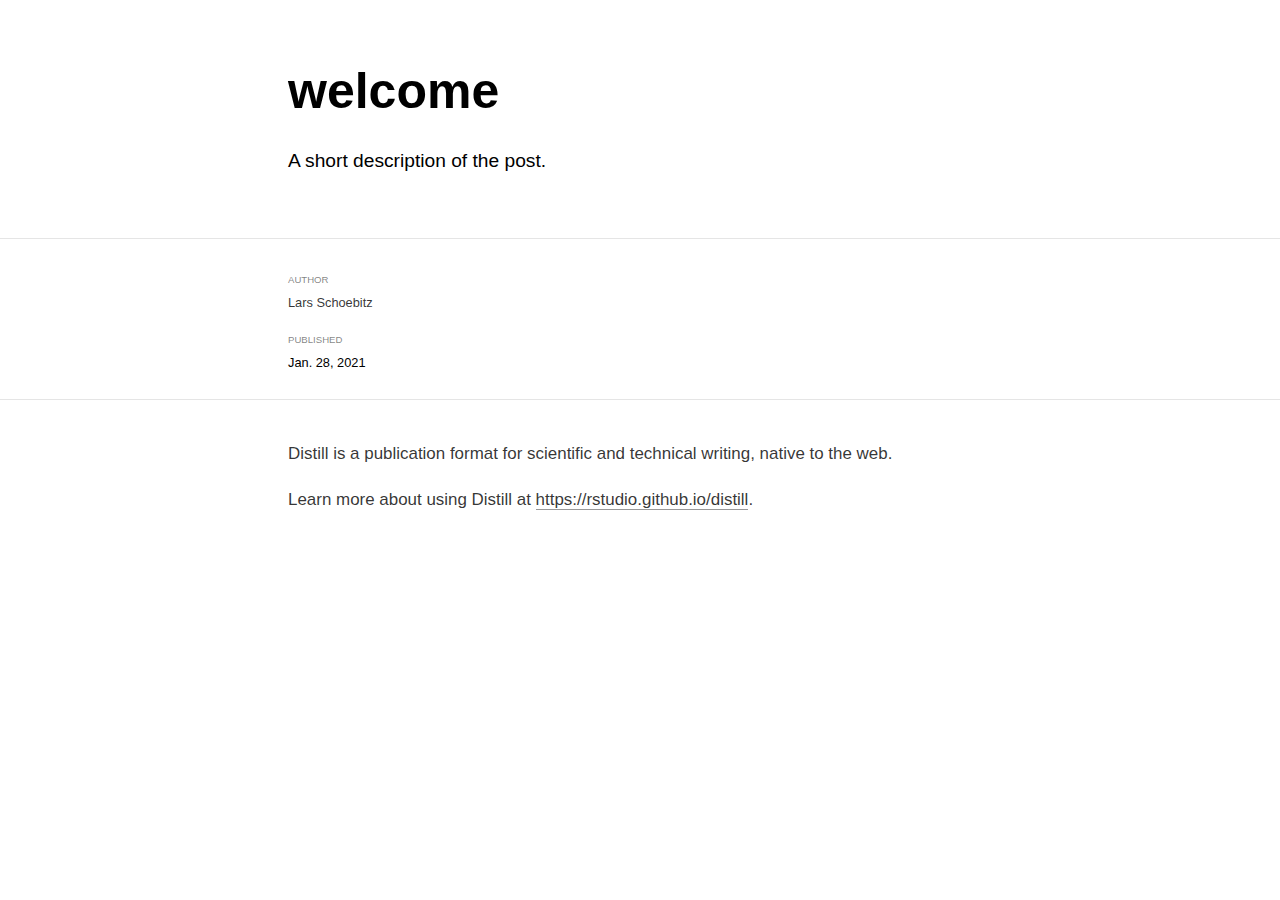
<file: _posts/2021-01-28-welcome/welcome.html>
<!DOCTYPE html>

<html xmlns="http://www.w3.org/1999/xhtml" lang="" xml:lang="">

<head>
  <meta charset="utf-8"/>
  <meta name="viewport" content="width=device-width, initial-scale=1"/>
  <meta http-equiv="X-UA-Compatible" content="IE=Edge,chrome=1"/>
  <meta name="generator" content="distill" />

  <style type="text/css">
  /* Hide doc at startup (prevent jankiness while JS renders/transforms) */
  body {
    visibility: hidden;
  }
  </style>

 <!--radix_placeholder_import_source-->
 <!--/radix_placeholder_import_source-->

<style type="text/css">code{white-space: pre;}</style>
<style type="text/css" data-origin="pandoc">
pre > code.sourceCode { white-space: pre; position: relative; }
pre > code.sourceCode > span { display: inline-block; line-height: 1.25; }
pre > code.sourceCode > span:empty { height: 1.2em; }
code.sourceCode > span { color: inherit; text-decoration: inherit; }
div.sourceCode { margin: 1em 0; }
pre.sourceCode { margin: 0; }
@media screen {
div.sourceCode { overflow: auto; }
}
@media print {
pre > code.sourceCode { white-space: pre-wrap; }
pre > code.sourceCode > span { text-indent: -5em; padding-left: 5em; }
}
pre.numberSource code
  { counter-reset: source-line 0; }
pre.numberSource code > span
  { position: relative; left: -4em; counter-increment: source-line; }
pre.numberSource code > span > a:first-child::before
  { content: counter(source-line);
    position: relative; left: -1em; text-align: right; vertical-align: baseline;
    border: none; display: inline-block;
    -webkit-touch-callout: none; -webkit-user-select: none;
    -khtml-user-select: none; -moz-user-select: none;
    -ms-user-select: none; user-select: none;
    padding: 0 4px; width: 4em;
    color: #aaaaaa;
  }
pre.numberSource { margin-left: 3em; border-left: 1px solid #aaaaaa;  padding-left: 4px; }
div.sourceCode
  {   }
@media screen {
pre > code.sourceCode > span > a:first-child::before { text-decoration: underline; }
}
code span.al { color: #ad0000; } /* Alert */
code span.an { color: #5e5e5e; } /* Annotation */
code span.at { color: #20794d; } /* Attribute */
code span.bn { color: #ad0000; } /* BaseN */
code span.bu { } /* BuiltIn */
code span.cf { color: #007ba5; } /* ControlFlow */
code span.ch { color: #20794d; } /* Char */
code span.cn { color: #8f5902; } /* Constant */
code span.co { color: #5e5e5e; } /* Comment */
code span.cv { color: #5e5e5e; font-style: italic; } /* CommentVar */
code span.do { color: #5e5e5e; font-style: italic; } /* Documentation */
code span.dt { color: #ad0000; } /* DataType */
code span.dv { color: #ad0000; } /* DecVal */
code span.er { color: #ad0000; } /* Error */
code span.ex { } /* Extension */
code span.fl { color: #ad0000; } /* Float */
code span.fu { color: #4758ab; } /* Function */
code span.im { } /* Import */
code span.in { color: #5e5e5e; } /* Information */
code span.kw { color: #007ba5; } /* Keyword */
code span.op { color: #5e5e5e; } /* Operator */
code span.ot { color: #007ba5; } /* Other */
code span.pp { color: #ad0000; } /* Preprocessor */
code span.sc { color: #20794d; } /* SpecialChar */
code span.ss { color: #20794d; } /* SpecialString */
code span.st { color: #20794d; } /* String */
code span.va { color: #111111; } /* Variable */
code span.vs { color: #20794d; } /* VerbatimString */
code span.wa { color: #5e5e5e; font-style: italic; } /* Warning */
</style>

  <!--radix_placeholder_meta_tags-->
  <title>welcome</title>

  <meta property="description" itemprop="description" content="A short description of the post."/>


  <!--  https://schema.org/Article -->
  <meta property="article:published" itemprop="datePublished" content="2021-01-28"/>
  <meta property="article:created" itemprop="dateCreated" content="2021-01-28"/>
  <meta name="article:author" content="Lars Schoebitz"/>

  <!--  https://developers.facebook.com/docs/sharing/webmasters#markup -->
  <meta property="og:title" content="welcome"/>
  <meta property="og:type" content="article"/>
  <meta property="og:description" content="A short description of the post."/>
  <meta property="og:locale" content="en_US"/>

  <!--  https://dev.twitter.com/cards/types/summary -->
  <meta property="twitter:card" content="summary"/>
  <meta property="twitter:title" content="welcome"/>
  <meta property="twitter:description" content="A short description of the post."/>

  <!--/radix_placeholder_meta_tags-->
  <!--radix_placeholder_rmarkdown_metadata-->

  <script type="text/json" id="radix-rmarkdown-metadata">
  {"type":"list","attributes":{"names":{"type":"character","attributes":{},"value":["title","description","author","date","output"]}},"value":[{"type":"character","attributes":{},"value":["welcome"]},{"type":"character","attributes":{},"value":["A short description of the post.\n"]},{"type":"list","attributes":{},"value":[{"type":"list","attributes":{"names":{"type":"character","attributes":{},"value":["name"]}},"value":[{"type":"character","attributes":{},"value":["Lars Schoebitz"]}]}]},{"type":"character","attributes":{},"value":["2021-01-28"]},{"type":"list","attributes":{"names":{"type":"character","attributes":{},"value":["distill::distill_article"]}},"value":[{"type":"list","attributes":{"names":{"type":"character","attributes":{},"value":["self_contained"]}},"value":[{"type":"logical","attributes":{},"value":[false]}]}]}]}
  </script>
  <!--/radix_placeholder_rmarkdown_metadata-->
  
  <script type="text/json" id="radix-resource-manifest">
  {"type":"NULL"}
  </script>
  <!--radix_placeholder_navigation_in_header-->
  <!--/radix_placeholder_navigation_in_header-->
  <!--radix_placeholder_distill-->

  <style type="text/css">

  body {
    background-color: white;
  }

  .pandoc-table {
    width: 100%;
  }

  .pandoc-table>caption {
    margin-bottom: 10px;
  }

  .pandoc-table th:not([align]) {
    text-align: left;
  }

  .pagedtable-footer {
    font-size: 15px;
  }

  d-byline .byline {
    grid-template-columns: 2fr 2fr;
  }

  d-byline .byline h3 {
    margin-block-start: 1.5em;
  }

  d-byline .byline .authors-affiliations h3 {
    margin-block-start: 0.5em;
  }

  .authors-affiliations .orcid-id {
    width: 16px;
    height:16px;
    margin-left: 4px;
    margin-right: 4px;
    vertical-align: middle;
    padding-bottom: 2px;
  }

  d-title .dt-tags {
    margin-top: 1em;
    grid-column: text;
  }

  .dt-tags .dt-tag {
    text-decoration: none;
    display: inline-block;
    color: rgba(0,0,0,0.6);
    padding: 0em 0.4em;
    margin-right: 0.5em;
    margin-bottom: 0.4em;
    font-size: 70%;
    border: 1px solid rgba(0,0,0,0.2);
    border-radius: 3px;
    text-transform: uppercase;
    font-weight: 500;
  }

  d-article table.gt_table td,
  d-article table.gt_table th {
    border-bottom: none;
  }

  .html-widget {
    margin-bottom: 2.0em;
  }

  .l-screen-inset {
    padding-right: 16px;
  }

  .l-screen .caption {
    margin-left: 10px;
  }

  .shaded {
    background: rgb(247, 247, 247);
    padding-top: 20px;
    padding-bottom: 20px;
    border-top: 1px solid rgba(0, 0, 0, 0.1);
    border-bottom: 1px solid rgba(0, 0, 0, 0.1);
  }

  .shaded .html-widget {
    margin-bottom: 0;
    border: 1px solid rgba(0, 0, 0, 0.1);
  }

  .shaded .shaded-content {
    background: white;
  }

  .text-output {
    margin-top: 0;
    line-height: 1.5em;
  }

  .hidden {
    display: none !important;
  }

  d-article {
    padding-top: 2.5rem;
    padding-bottom: 30px;
  }

  d-appendix {
    padding-top: 30px;
  }

  d-article>p>img {
    width: 100%;
  }

  d-article h2 {
    margin: 1rem 0 1.5rem 0;
  }

  d-article h3 {
    margin-top: 1.5rem;
  }

  d-article iframe {
    border: 1px solid rgba(0, 0, 0, 0.1);
    margin-bottom: 2.0em;
    width: 100%;
  }

  /* Tweak code blocks */

  d-article div.sourceCode code,
  d-article pre code {
    font-family: Consolas, Monaco, 'Andale Mono', 'Ubuntu Mono', monospace;
  }

  d-article pre,
  d-article div.sourceCode,
  d-article div.sourceCode pre {
    overflow: auto;
  }

  d-article div.sourceCode {
    background-color: white;
  }

  d-article div.sourceCode pre {
    padding-left: 10px;
    font-size: 12px;
    border-left: 2px solid rgba(0,0,0,0.1);
  }

  d-article pre {
    font-size: 12px;
    color: black;
    background: none;
    margin-top: 0;
    text-align: left;
    white-space: pre;
    word-spacing: normal;
    word-break: normal;
    word-wrap: normal;
    line-height: 1.5;

    -moz-tab-size: 4;
    -o-tab-size: 4;
    tab-size: 4;

    -webkit-hyphens: none;
    -moz-hyphens: none;
    -ms-hyphens: none;
    hyphens: none;
  }

  d-article pre a {
    border-bottom: none;
  }

  d-article pre a:hover {
    border-bottom: none;
    text-decoration: underline;
  }

  d-article details {
    grid-column: text;
    margin-bottom: 0.8em;
  }

  @media(min-width: 768px) {

  d-article pre,
  d-article div.sourceCode,
  d-article div.sourceCode pre {
    overflow: visible !important;
  }

  d-article div.sourceCode pre {
    padding-left: 18px;
    font-size: 14px;
  }

  d-article pre {
    font-size: 14px;
  }

  }

  figure img.external {
    background: white;
    border: 1px solid rgba(0, 0, 0, 0.1);
    box-shadow: 0 1px 8px rgba(0, 0, 0, 0.1);
    padding: 18px;
    box-sizing: border-box;
  }

  /* CSS for d-contents */

  .d-contents {
    grid-column: text;
    color: rgba(0,0,0,0.8);
    font-size: 0.9em;
    padding-bottom: 1em;
    margin-bottom: 1em;
    padding-bottom: 0.5em;
    margin-bottom: 1em;
    padding-left: 0.25em;
    justify-self: start;
  }

  @media(min-width: 1000px) {
    .d-contents.d-contents-float {
      height: 0;
      grid-column-start: 1;
      grid-column-end: 4;
      justify-self: center;
      padding-right: 3em;
      padding-left: 2em;
    }
  }

  .d-contents nav h3 {
    font-size: 18px;
    margin-top: 0;
    margin-bottom: 1em;
  }

  .d-contents li {
    list-style-type: none
  }

  .d-contents nav > ul {
    padding-left: 0;
  }

  .d-contents ul {
    padding-left: 1em
  }

  .d-contents nav ul li {
    margin-top: 0.6em;
    margin-bottom: 0.2em;
  }

  .d-contents nav a {
    font-size: 13px;
    border-bottom: none;
    text-decoration: none
    color: rgba(0, 0, 0, 0.8);
  }

  .d-contents nav a:hover {
    text-decoration: underline solid rgba(0, 0, 0, 0.6)
  }

  .d-contents nav > ul > li > a {
    font-weight: 600;
  }

  .d-contents nav > ul > li > ul {
    font-weight: inherit;
  }

  .d-contents nav > ul > li > ul > li {
    margin-top: 0.2em;
  }


  .d-contents nav ul {
    margin-top: 0;
    margin-bottom: 0.25em;
  }

  .d-article-with-toc h2:nth-child(2) {
    margin-top: 0;
  }


  /* Figure */

  .figure {
    position: relative;
    margin-bottom: 2.5em;
    margin-top: 1.5em;
  }

  .figure img {
    width: 100%;
  }

  .figure .caption {
    color: rgba(0, 0, 0, 0.6);
    font-size: 12px;
    line-height: 1.5em;
  }

  .figure img.external {
    background: white;
    border: 1px solid rgba(0, 0, 0, 0.1);
    box-shadow: 0 1px 8px rgba(0, 0, 0, 0.1);
    padding: 18px;
    box-sizing: border-box;
  }

  .figure .caption a {
    color: rgba(0, 0, 0, 0.6);
  }

  .figure .caption b,
  .figure .caption strong, {
    font-weight: 600;
    color: rgba(0, 0, 0, 1.0);
  }

  /* Citations */

  d-article .citation {
    color: inherit;
    cursor: inherit;
  }

  div.hanging-indent{
    margin-left: 1em; text-indent: -1em;
  }

  /* Citation hover box */

  .tippy-box[data-theme~=light-border] {
    background-color: rgba(250, 250, 250, 0.95);
  }

  .tippy-content > p {
    margin-bottom: 0;
    padding: 2px;
  }


  /* Tweak 1000px media break to show more text */

  @media(min-width: 1000px) {
    .base-grid,
    distill-header,
    d-title,
    d-abstract,
    d-article,
    d-appendix,
    distill-appendix,
    d-byline,
    d-footnote-list,
    d-citation-list,
    distill-footer {
      grid-template-columns: [screen-start] 1fr [page-start kicker-start] 80px [middle-start] 50px [text-start kicker-end] 65px 65px 65px 65px 65px 65px 65px 65px [text-end gutter-start] 65px [middle-end] 65px [page-end gutter-end] 1fr [screen-end];
      grid-column-gap: 16px;
    }

    .grid {
      grid-column-gap: 16px;
    }

    d-article {
      font-size: 1.06rem;
      line-height: 1.7em;
    }
    figure .caption, .figure .caption, figure figcaption {
      font-size: 13px;
    }
  }

  @media(min-width: 1180px) {
    .base-grid,
    distill-header,
    d-title,
    d-abstract,
    d-article,
    d-appendix,
    distill-appendix,
    d-byline,
    d-footnote-list,
    d-citation-list,
    distill-footer {
      grid-template-columns: [screen-start] 1fr [page-start kicker-start] 60px [middle-start] 60px [text-start kicker-end] 60px 60px 60px 60px 60px 60px 60px 60px [text-end gutter-start] 60px [middle-end] 60px [page-end gutter-end] 1fr [screen-end];
      grid-column-gap: 32px;
    }

    .grid {
      grid-column-gap: 32px;
    }
  }


  /* Get the citation styles for the appendix (not auto-injected on render since
     we do our own rendering of the citation appendix) */

  d-appendix .citation-appendix,
  .d-appendix .citation-appendix {
    font-size: 11px;
    line-height: 15px;
    border-left: 1px solid rgba(0, 0, 0, 0.1);
    padding-left: 18px;
    border: 1px solid rgba(0,0,0,0.1);
    background: rgba(0, 0, 0, 0.02);
    padding: 10px 18px;
    border-radius: 3px;
    color: rgba(150, 150, 150, 1);
    overflow: hidden;
    margin-top: -12px;
    white-space: pre-wrap;
    word-wrap: break-word;
  }

  /* Include appendix styles here so they can be overridden */

  d-appendix {
    contain: layout style;
    font-size: 0.8em;
    line-height: 1.7em;
    margin-top: 60px;
    margin-bottom: 0;
    border-top: 1px solid rgba(0, 0, 0, 0.1);
    color: rgba(0,0,0,0.5);
    padding-top: 60px;
    padding-bottom: 48px;
  }

  d-appendix h3 {
    grid-column: page-start / text-start;
    font-size: 15px;
    font-weight: 500;
    margin-top: 1em;
    margin-bottom: 0;
    color: rgba(0,0,0,0.65);
  }

  d-appendix h3 + * {
    margin-top: 1em;
  }

  d-appendix ol {
    padding: 0 0 0 15px;
  }

  @media (min-width: 768px) {
    d-appendix ol {
      padding: 0 0 0 30px;
      margin-left: -30px;
    }
  }

  d-appendix li {
    margin-bottom: 1em;
  }

  d-appendix a {
    color: rgba(0, 0, 0, 0.6);
  }

  d-appendix > * {
    grid-column: text;
  }

  d-appendix > d-footnote-list,
  d-appendix > d-citation-list,
  d-appendix > distill-appendix {
    grid-column: screen;
  }

  /* Include footnote styles here so they can be overridden */

  d-footnote-list {
    contain: layout style;
  }

  d-footnote-list > * {
    grid-column: text;
  }

  d-footnote-list a.footnote-backlink {
    color: rgba(0,0,0,0.3);
    padding-left: 0.5em;
  }



  /* Anchor.js */

  .anchorjs-link {
    /*transition: all .25s linear; */
    text-decoration: none;
    border-bottom: none;
  }
  *:hover > .anchorjs-link {
    margin-left: -1.125em !important;
    text-decoration: none;
    border-bottom: none;
  }

  /* Social footer */

  .social_footer {
    margin-top: 30px;
    margin-bottom: 0;
    color: rgba(0,0,0,0.67);
  }

  .disqus-comments {
    margin-right: 30px;
  }

  .disqus-comment-count {
    border-bottom: 1px solid rgba(0, 0, 0, 0.4);
    cursor: pointer;
  }

  #disqus_thread {
    margin-top: 30px;
  }

  .article-sharing a {
    border-bottom: none;
    margin-right: 8px;
  }

  .article-sharing a:hover {
    border-bottom: none;
  }

  .sidebar-section.subscribe {
    font-size: 12px;
    line-height: 1.6em;
  }

  .subscribe p {
    margin-bottom: 0.5em;
  }


  .article-footer .subscribe {
    font-size: 15px;
    margin-top: 45px;
  }


  .sidebar-section.custom {
    font-size: 12px;
    line-height: 1.6em;
  }

  .custom p {
    margin-bottom: 0.5em;
  }

  /* Styles for listing layout (hide title) */
  .layout-listing d-title, .layout-listing .d-title {
    display: none;
  }

  /* Styles for posts lists (not auto-injected) */


  .posts-with-sidebar {
    padding-left: 45px;
    padding-right: 45px;
  }

  .posts-list .description h2,
  .posts-list .description p {
    font-family: -apple-system, BlinkMacSystemFont, "Segoe UI", Roboto, Oxygen, Ubuntu, Cantarell, "Fira Sans", "Droid Sans", "Helvetica Neue", Arial, sans-serif;
  }

  .posts-list .description h2 {
    font-weight: 700;
    border-bottom: none;
    padding-bottom: 0;
  }

  .posts-list h2.post-tag {
    border-bottom: 1px solid rgba(0, 0, 0, 0.2);
    padding-bottom: 12px;
  }
  .posts-list {
    margin-top: 60px;
    margin-bottom: 24px;
  }

  .posts-list .post-preview {
    text-decoration: none;
    overflow: hidden;
    display: block;
    border-bottom: 1px solid rgba(0, 0, 0, 0.1);
    padding: 24px 0;
  }

  .post-preview-last {
    border-bottom: none !important;
  }

  .posts-list .posts-list-caption {
    grid-column: screen;
    font-weight: 400;
  }

  .posts-list .post-preview h2 {
    margin: 0 0 6px 0;
    line-height: 1.2em;
    font-style: normal;
    font-size: 24px;
  }

  .posts-list .post-preview p {
    margin: 0 0 12px 0;
    line-height: 1.4em;
    font-size: 16px;
  }

  .posts-list .post-preview .thumbnail {
    box-sizing: border-box;
    margin-bottom: 24px;
    position: relative;
    max-width: 500px;
  }
  .posts-list .post-preview img {
    width: 100%;
    display: block;
  }

  .posts-list .metadata {
    font-size: 12px;
    line-height: 1.4em;
    margin-bottom: 18px;
  }

  .posts-list .metadata > * {
    display: inline-block;
  }

  .posts-list .metadata .publishedDate {
    margin-right: 2em;
  }

  .posts-list .metadata .dt-authors {
    display: block;
    margin-top: 0.3em;
    margin-right: 2em;
  }

  .posts-list .dt-tags {
    display: block;
    line-height: 1em;
  }

  .posts-list .dt-tags .dt-tag {
    display: inline-block;
    color: rgba(0,0,0,0.6);
    padding: 0.3em 0.4em;
    margin-right: 0.2em;
    margin-bottom: 0.4em;
    font-size: 60%;
    border: 1px solid rgba(0,0,0,0.2);
    border-radius: 3px;
    text-transform: uppercase;
    font-weight: 500;
  }

  .posts-list img {
    opacity: 1;
  }

  .posts-list img[data-src] {
    opacity: 0;
  }

  .posts-more {
    clear: both;
  }


  .posts-sidebar {
    font-size: 16px;
  }

  .posts-sidebar h3 {
    font-size: 16px;
    margin-top: 0;
    margin-bottom: 0.5em;
    font-weight: 400;
    text-transform: uppercase;
  }

  .sidebar-section {
    margin-bottom: 30px;
  }

  .categories ul {
    list-style-type: none;
    margin: 0;
    padding: 0;
  }

  .categories li {
    color: rgba(0, 0, 0, 0.8);
    margin-bottom: 0;
  }

  .categories li>a {
    border-bottom: none;
  }

  .categories li>a:hover {
    border-bottom: 1px solid rgba(0, 0, 0, 0.4);
  }

  .categories .active {
    font-weight: 600;
  }

  .categories .category-count {
    color: rgba(0, 0, 0, 0.4);
  }


  @media(min-width: 768px) {
    .posts-list .post-preview h2 {
      font-size: 26px;
    }
    .posts-list .post-preview .thumbnail {
      float: right;
      width: 30%;
      margin-bottom: 0;
    }
    .posts-list .post-preview .description {
      float: left;
      width: 45%;
    }
    .posts-list .post-preview .metadata {
      float: left;
      width: 20%;
      margin-top: 8px;
    }
    .posts-list .post-preview p {
      margin: 0 0 12px 0;
      line-height: 1.5em;
      font-size: 16px;
    }
    .posts-with-sidebar .posts-list {
      float: left;
      width: 75%;
    }
    .posts-with-sidebar .posts-sidebar {
      float: right;
      width: 20%;
      margin-top: 60px;
      padding-top: 24px;
      padding-bottom: 24px;
    }
  }


  /* Improve display for browsers without grid (IE/Edge <= 15) */

  .downlevel {
    line-height: 1.6em;
    font-family: -apple-system, BlinkMacSystemFont, "Segoe UI", Roboto, Oxygen, Ubuntu, Cantarell, "Fira Sans", "Droid Sans", "Helvetica Neue", Arial, sans-serif;
    margin: 0;
  }

  .downlevel .d-title {
    padding-top: 6rem;
    padding-bottom: 1.5rem;
  }

  .downlevel .d-title h1 {
    font-size: 50px;
    font-weight: 700;
    line-height: 1.1em;
    margin: 0 0 0.5rem;
  }

  .downlevel .d-title p {
    font-weight: 300;
    font-size: 1.2rem;
    line-height: 1.55em;
    margin-top: 0;
  }

  .downlevel .d-byline {
    padding-top: 0.8em;
    padding-bottom: 0.8em;
    font-size: 0.8rem;
    line-height: 1.8em;
  }

  .downlevel .section-separator {
    border: none;
    border-top: 1px solid rgba(0, 0, 0, 0.1);
  }

  .downlevel .d-article {
    font-size: 1.06rem;
    line-height: 1.7em;
    padding-top: 1rem;
    padding-bottom: 2rem;
  }


  .downlevel .d-appendix {
    padding-left: 0;
    padding-right: 0;
    max-width: none;
    font-size: 0.8em;
    line-height: 1.7em;
    margin-bottom: 0;
    color: rgba(0,0,0,0.5);
    padding-top: 40px;
    padding-bottom: 48px;
  }

  .downlevel .footnotes ol {
    padding-left: 13px;
  }

  .downlevel .base-grid,
  .downlevel .distill-header,
  .downlevel .d-title,
  .downlevel .d-abstract,
  .downlevel .d-article,
  .downlevel .d-appendix,
  .downlevel .distill-appendix,
  .downlevel .d-byline,
  .downlevel .d-footnote-list,
  .downlevel .d-citation-list,
  .downlevel .distill-footer,
  .downlevel .appendix-bottom,
  .downlevel .posts-container {
    padding-left: 40px;
    padding-right: 40px;
  }

  @media(min-width: 768px) {
    .downlevel .base-grid,
    .downlevel .distill-header,
    .downlevel .d-title,
    .downlevel .d-abstract,
    .downlevel .d-article,
    .downlevel .d-appendix,
    .downlevel .distill-appendix,
    .downlevel .d-byline,
    .downlevel .d-footnote-list,
    .downlevel .d-citation-list,
    .downlevel .distill-footer,
    .downlevel .appendix-bottom,
    .downlevel .posts-container {
    padding-left: 150px;
    padding-right: 150px;
    max-width: 900px;
  }
  }

  .downlevel pre code {
    display: block;
    border-left: 2px solid rgba(0, 0, 0, .1);
    padding: 0 0 0 20px;
    font-size: 14px;
  }

  .downlevel code, .downlevel pre {
    color: black;
    background: none;
    font-family: Consolas, Monaco, 'Andale Mono', 'Ubuntu Mono', monospace;
    text-align: left;
    white-space: pre;
    word-spacing: normal;
    word-break: normal;
    word-wrap: normal;
    line-height: 1.5;

    -moz-tab-size: 4;
    -o-tab-size: 4;
    tab-size: 4;

    -webkit-hyphens: none;
    -moz-hyphens: none;
    -ms-hyphens: none;
    hyphens: none;
  }

  .downlevel .posts-list .post-preview {
    color: inherit;
  }



  </style>

  <script type="application/javascript">

  function is_downlevel_browser() {
    if (bowser.isUnsupportedBrowser({ msie: "12", msedge: "16"},
                                   window.navigator.userAgent)) {
      return true;
    } else {
      return window.load_distill_framework === undefined;
    }
  }

  // show body when load is complete
  function on_load_complete() {

    // add anchors
    if (window.anchors) {
      window.anchors.options.placement = 'left';
      window.anchors.add('d-article > h2, d-article > h3, d-article > h4, d-article > h5');
    }


    // set body to visible
    document.body.style.visibility = 'visible';

    // force redraw for leaflet widgets
    if (window.HTMLWidgets) {
      var maps = window.HTMLWidgets.findAll(".leaflet");
      $.each(maps, function(i, el) {
        var map = this.getMap();
        map.invalidateSize();
        map.eachLayer(function(layer) {
          if (layer instanceof L.TileLayer)
            layer.redraw();
        });
      });
    }

    // trigger 'shown' so htmlwidgets resize
    $('d-article').trigger('shown');
  }

  function init_distill() {

    init_common();

    // create front matter
    var front_matter = $('<d-front-matter></d-front-matter>');
    $('#distill-front-matter').wrap(front_matter);

    // create d-title
    $('.d-title').changeElementType('d-title');

    // create d-byline
    var byline = $('<d-byline></d-byline>');
    $('.d-byline').replaceWith(byline);

    // create d-article
    var article = $('<d-article></d-article>');
    $('.d-article').wrap(article).children().unwrap();

    // move posts container into article
    $('.posts-container').appendTo($('d-article'));

    // create d-appendix
    $('.d-appendix').changeElementType('d-appendix');

    // flag indicating that we have appendix items
    var appendix = $('.appendix-bottom').children('h3').length > 0;

    // replace footnotes with <d-footnote>
    $('.footnote-ref').each(function(i, val) {
      appendix = true;
      var href = $(this).attr('href');
      var id = href.replace('#', '');
      var fn = $('#' + id);
      var fn_p = $('#' + id + '>p');
      fn_p.find('.footnote-back').remove();
      var text = fn_p.html();
      var dtfn = $('<d-footnote></d-footnote>');
      dtfn.html(text);
      $(this).replaceWith(dtfn);
    });
    // remove footnotes
    $('.footnotes').remove();

    // move refs into #references-listing
    $('#references-listing').replaceWith($('#refs'));

    $('h1.appendix, h2.appendix').each(function(i, val) {
      $(this).changeElementType('h3');
    });
    $('h3.appendix').each(function(i, val) {
      var id = $(this).attr('id');
      $('.d-contents a[href="#' + id + '"]').parent().remove();
      appendix = true;
      $(this).nextUntil($('h1, h2, h3')).addBack().appendTo($('d-appendix'));
    });

    // show d-appendix if we have appendix content
    $("d-appendix").css('display', appendix ? 'grid' : 'none');

    // localize layout chunks to just output
    $('.layout-chunk').each(function(i, val) {

      // capture layout
      var layout = $(this).attr('data-layout');

      // apply layout to markdown level block elements
      var elements = $(this).children().not('details, div.sourceCode, pre, script');
      elements.each(function(i, el) {
        var layout_div = $('<div class="' + layout + '"></div>');
        if (layout_div.hasClass('shaded')) {
          var shaded_content = $('<div class="shaded-content"></div>');
          $(this).wrap(shaded_content);
          $(this).parent().wrap(layout_div);
        } else {
          $(this).wrap(layout_div);
        }
      });


      // unwrap the layout-chunk div
      $(this).children().unwrap();
    });

    // remove code block used to force  highlighting css
    $('.distill-force-highlighting-css').parent().remove();

    // remove empty line numbers inserted by pandoc when using a
    // custom syntax highlighting theme
    $('code.sourceCode a:empty').remove();

    // load distill framework
    load_distill_framework();

    // wait for window.distillRunlevel == 4 to do post processing
    function distill_post_process() {

      if (!window.distillRunlevel || window.distillRunlevel < 4)
        return;

      // hide author/affiliations entirely if we have no authors
      var front_matter = JSON.parse($("#distill-front-matter").html());
      var have_authors = front_matter.authors && front_matter.authors.length > 0;
      if (!have_authors)
        $('d-byline').addClass('hidden');

      // article with toc class
      $('.d-contents').parent().addClass('d-article-with-toc');

      // strip links that point to #
      $('.authors-affiliations').find('a[href="#"]').removeAttr('href');

      // add orcid ids
      $('.authors-affiliations').find('.author').each(function(i, el) {
        var orcid_id = front_matter.authors[i].orcidID;
        if (orcid_id) {
          var a = $('<a></a>');
          a.attr('href', 'https://orcid.org/' + orcid_id);
          var img = $('<img></img>');
          img.addClass('orcid-id');
          img.attr('alt', 'ORCID ID');
          img.attr('src','[data-uri]');
          a.append(img);
          $(this).append(a);
        }
      });

      // hide elements of author/affiliations grid that have no value
      function hide_byline_column(caption) {
        $('d-byline').find('h3:contains("' + caption + '")').parent().css('visibility', 'hidden');
      }

      // affiliations
      var have_affiliations = false;
      for (var i = 0; i<front_matter.authors.length; ++i) {
        var author = front_matter.authors[i];
        if (author.affiliation !== "&nbsp;") {
          have_affiliations = true;
          break;
        }
      }
      if (!have_affiliations)
        $('d-byline').find('h3:contains("Affiliations")').css('visibility', 'hidden');

      // published date
      if (!front_matter.publishedDate)
        hide_byline_column("Published");

      // document object identifier
      var doi = $('d-byline').find('h3:contains("DOI")');
      var doi_p = doi.next().empty();
      if (!front_matter.doi) {
        // if we have a citation and valid citationText then link to that
        if ($('#citation').length > 0 && front_matter.citationText) {
          doi.html('Citation');
          $('<a href="#citation"></a>')
            .text(front_matter.citationText)
            .appendTo(doi_p);
        } else {
          hide_byline_column("DOI");
        }
      } else {
        $('<a></a>')
           .attr('href', "https://doi.org/" + front_matter.doi)
           .html(front_matter.doi)
           .appendTo(doi_p);
      }

       // change plural form of authors/affiliations
      if (front_matter.authors.length === 1) {
        var grid = $('.authors-affiliations');
        grid.children('h3:contains("Authors")').text('Author');
        grid.children('h3:contains("Affiliations")').text('Affiliation');
      }

      // remove d-appendix and d-footnote-list local styles
      $('d-appendix > style:first-child').remove();
      $('d-footnote-list > style:first-child').remove();

      // move appendix-bottom entries to the bottom
      $('.appendix-bottom').appendTo('d-appendix').children().unwrap();
      $('.appendix-bottom').remove();

      // hoverable references
      $('span.citation[data-cites]').each(function() {
        var refHtml = $('#ref-' + $(this).attr('data-cites')).html();
        window.tippy(this, {
          allowHTML: true,
          content: refHtml,
          maxWidth: 500,
          interactive: true,
          interactiveBorder: 10,
          theme: 'light-border',
          placement: 'bottom-start'
        });
      });

      // clear polling timer
      clearInterval(tid);

      // show body now that everything is ready
      on_load_complete();
    }

    var tid = setInterval(distill_post_process, 50);
    distill_post_process();

  }

  function init_downlevel() {

    init_common();

     // insert hr after d-title
    $('.d-title').after($('<hr class="section-separator"/>'));

    // check if we have authors
    var front_matter = JSON.parse($("#distill-front-matter").html());
    var have_authors = front_matter.authors && front_matter.authors.length > 0;

    // manage byline/border
    if (!have_authors)
      $('.d-byline').remove();
    $('.d-byline').after($('<hr class="section-separator"/>'));
    $('.d-byline a').remove();

    // remove toc
    $('.d-contents').remove();

    // move appendix elements
    $('h1.appendix, h2.appendix').each(function(i, val) {
      $(this).changeElementType('h3');
    });
    $('h3.appendix').each(function(i, val) {
      $(this).nextUntil($('h1, h2, h3')).addBack().appendTo($('.d-appendix'));
    });


    // inject headers into references and footnotes
    var refs_header = $('<h3></h3>');
    refs_header.text('References');
    $('#refs').prepend(refs_header);

    var footnotes_header = $('<h3></h3');
    footnotes_header.text('Footnotes');
    $('.footnotes').children('hr').first().replaceWith(footnotes_header);

    // move appendix-bottom entries to the bottom
    $('.appendix-bottom').appendTo('.d-appendix').children().unwrap();
    $('.appendix-bottom').remove();

    // remove appendix if it's empty
    if ($('.d-appendix').children().length === 0)
      $('.d-appendix').remove();

    // prepend separator above appendix
    $('.d-appendix').before($('<hr class="section-separator" style="clear: both"/>'));

    // trim code
    $('pre>code').each(function(i, val) {
      $(this).html($.trim($(this).html()));
    });

    // move posts-container right before article
    $('.posts-container').insertBefore($('.d-article'));

    $('body').addClass('downlevel');

    on_load_complete();
  }


  function init_common() {

    // jquery plugin to change element types
    (function($) {
      $.fn.changeElementType = function(newType) {
        var attrs = {};

        $.each(this[0].attributes, function(idx, attr) {
          attrs[attr.nodeName] = attr.nodeValue;
        });

        this.replaceWith(function() {
          return $("<" + newType + "/>", attrs).append($(this).contents());
        });
      };
    })(jQuery);

    // prevent underline for linked images
    $('a > img').parent().css({'border-bottom' : 'none'});

    // mark non-body figures created by knitr chunks as 100% width
    $('.layout-chunk').each(function(i, val) {
      var figures = $(this).find('img, .html-widget');
      if ($(this).attr('data-layout') !== "l-body") {
        figures.css('width', '100%');
      } else {
        figures.css('max-width', '100%');
        figures.filter("[width]").each(function(i, val) {
          var fig = $(this);
          fig.css('width', fig.attr('width') + 'px');
        });

      }
    });

    // auto-append index.html to post-preview links in file: protocol
    // and in rstudio ide preview
    $('.post-preview').each(function(i, val) {
      if (window.location.protocol === "file:")
        $(this).attr('href', $(this).attr('href') + "index.html");
    });

    // get rid of index.html references in header
    if (window.location.protocol !== "file:") {
      $('.distill-site-header a[href]').each(function(i,val) {
        $(this).attr('href', $(this).attr('href').replace("index.html", "./"));
      });
    }

    // add class to pandoc style tables
    $('tr.header').parent('thead').parent('table').addClass('pandoc-table');
    $('.kable-table').children('table').addClass('pandoc-table');

    // add figcaption style to table captions
    $('caption').parent('table').addClass("figcaption");

    // initialize posts list
    if (window.init_posts_list)
      window.init_posts_list();

    // implmement disqus comment link
    $('.disqus-comment-count').click(function() {
      window.headroom_prevent_pin = true;
      $('#disqus_thread').toggleClass('hidden');
      if (!$('#disqus_thread').hasClass('hidden')) {
        var offset = $(this).offset();
        $(window).resize();
        $('html, body').animate({
          scrollTop: offset.top - 35
        });
      }
    });
  }

  document.addEventListener('DOMContentLoaded', function() {
    if (is_downlevel_browser())
      init_downlevel();
    else
      window.addEventListener('WebComponentsReady', init_distill);
  });

  </script>

  <!--/radix_placeholder_distill-->
  <script src="welcome_files/header-attrs-2.6.6/header-attrs.js"></script>
  <script src="welcome_files/jquery-1.11.3/jquery.min.js"></script>
  <script src="welcome_files/popper-2.6.0/popper.min.js"></script>
  <link href="welcome_files/tippy-6.2.7/tippy.css" rel="stylesheet" />
  <link href="welcome_files/tippy-6.2.7/tippy-light-border.css" rel="stylesheet" />
  <script src="welcome_files/tippy-6.2.7/tippy.umd.min.js"></script>
  <script src="welcome_files/anchor-4.2.2/anchor.min.js"></script>
  <script src="welcome_files/bowser-1.9.3/bowser.min.js"></script>
  <script src="welcome_files/webcomponents-2.0.0/webcomponents.js"></script>
  <script src="welcome_files/distill-2.2.21/template.v2.js"></script>
  <!--radix_placeholder_site_in_header-->
  <!--/radix_placeholder_site_in_header-->


</head>

<body>

<!--radix_placeholder_front_matter-->

<script id="distill-front-matter" type="text/json">
{"title":"welcome","description":"A short description of the post.","authors":[{"author":"Lars Schoebitz","authorURL":"#","affiliation":"&nbsp;","affiliationURL":"#","orcidID":""}],"publishedDate":"2021-01-28T00:00:00.000+00:00","citationText":"Schoebitz, 2021"}
</script>

<!--/radix_placeholder_front_matter-->
<!--radix_placeholder_navigation_before_body-->
<!--/radix_placeholder_navigation_before_body-->
<!--radix_placeholder_site_before_body-->
<!--/radix_placeholder_site_before_body-->

<div class="d-title">
<h1>welcome</h1>
<!--radix_placeholder_categories-->
<!--/radix_placeholder_categories-->
<p><p>A short description of the post.</p></p>
</div>

<div class="d-byline">
  Lars Schoebitz  
  
<br/>2021-01-28
</div>

<div class="d-article">
<p>Distill is a publication format for scientific and technical writing, native to the web.</p>
<p>Learn more about using Distill at <a href="https://rstudio.github.io/distill" class="uri">https://rstudio.github.io/distill</a>.</p>
<div class="sourceCode" id="cb1"><pre class="sourceCode r distill-force-highlighting-css"><code class="sourceCode r"></code></pre></div>
<!--radix_placeholder_article_footer-->
<!--/radix_placeholder_article_footer-->
</div>

<div class="d-appendix">
</div>


<!--radix_placeholder_site_after_body-->
<!--/radix_placeholder_site_after_body-->
<!--radix_placeholder_appendices-->
<div class="appendix-bottom"></div>
<!--/radix_placeholder_appendices-->
<!--radix_placeholder_navigation_after_body-->
<!--/radix_placeholder_navigation_after_body-->

</body>

</html>
</file>
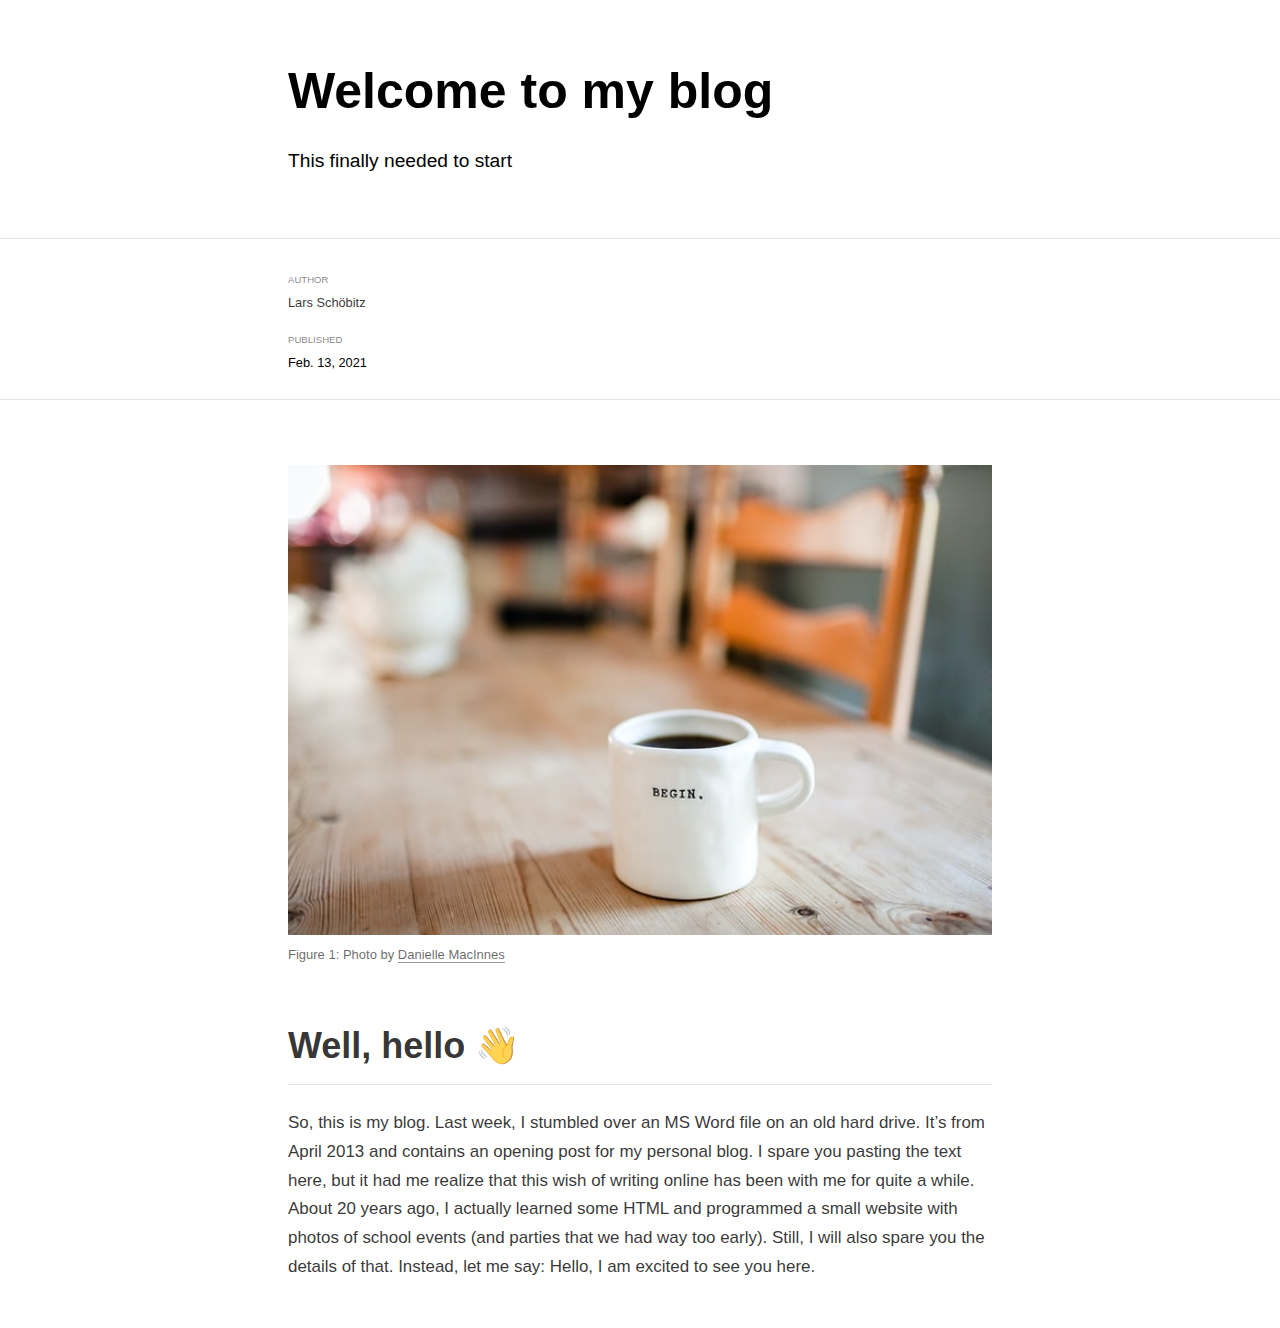
<file: _posts/2021-02-14-welcome/welcome.html>
<!DOCTYPE html>

<html xmlns="http://www.w3.org/1999/xhtml" lang="" xml:lang="">

<head>
  <meta charset="utf-8"/>
  <meta name="viewport" content="width=device-width, initial-scale=1"/>
  <meta http-equiv="X-UA-Compatible" content="IE=Edge,chrome=1"/>
  <meta name="generator" content="distill" />

  <style type="text/css">
  /* Hide doc at startup (prevent jankiness while JS renders/transforms) */
  body {
    visibility: hidden;
  }
  </style>

 <!--radix_placeholder_import_source-->
 <!--/radix_placeholder_import_source-->

<style type="text/css">code{white-space: pre;}</style>
<style type="text/css" data-origin="pandoc">
pre > code.sourceCode { white-space: pre; position: relative; }
pre > code.sourceCode > span { display: inline-block; line-height: 1.25; }
pre > code.sourceCode > span:empty { height: 1.2em; }
code.sourceCode > span { color: inherit; text-decoration: inherit; }
div.sourceCode { margin: 1em 0; }
pre.sourceCode { margin: 0; }
@media screen {
div.sourceCode { overflow: auto; }
}
@media print {
pre > code.sourceCode { white-space: pre-wrap; }
pre > code.sourceCode > span { text-indent: -5em; padding-left: 5em; }
}
pre.numberSource code
  { counter-reset: source-line 0; }
pre.numberSource code > span
  { position: relative; left: -4em; counter-increment: source-line; }
pre.numberSource code > span > a:first-child::before
  { content: counter(source-line);
    position: relative; left: -1em; text-align: right; vertical-align: baseline;
    border: none; display: inline-block;
    -webkit-touch-callout: none; -webkit-user-select: none;
    -khtml-user-select: none; -moz-user-select: none;
    -ms-user-select: none; user-select: none;
    padding: 0 4px; width: 4em;
    color: #aaaaaa;
  }
pre.numberSource { margin-left: 3em; border-left: 1px solid #aaaaaa;  padding-left: 4px; }
div.sourceCode
  {   }
@media screen {
pre > code.sourceCode > span > a:first-child::before { text-decoration: underline; }
}
code span.al { color: #ad0000; } /* Alert */
code span.an { color: #5e5e5e; } /* Annotation */
code span.at { color: #20794d; } /* Attribute */
code span.bn { color: #ad0000; } /* BaseN */
code span.bu { } /* BuiltIn */
code span.cf { color: #007ba5; } /* ControlFlow */
code span.ch { color: #20794d; } /* Char */
code span.cn { color: #8f5902; } /* Constant */
code span.co { color: #5e5e5e; } /* Comment */
code span.cv { color: #5e5e5e; font-style: italic; } /* CommentVar */
code span.do { color: #5e5e5e; font-style: italic; } /* Documentation */
code span.dt { color: #ad0000; } /* DataType */
code span.dv { color: #ad0000; } /* DecVal */
code span.er { color: #ad0000; } /* Error */
code span.ex { } /* Extension */
code span.fl { color: #ad0000; } /* Float */
code span.fu { color: #4758ab; } /* Function */
code span.im { } /* Import */
code span.in { color: #5e5e5e; } /* Information */
code span.kw { color: #007ba5; } /* Keyword */
code span.op { color: #5e5e5e; } /* Operator */
code span.ot { color: #007ba5; } /* Other */
code span.pp { color: #ad0000; } /* Preprocessor */
code span.sc { color: #20794d; } /* SpecialChar */
code span.ss { color: #20794d; } /* SpecialString */
code span.st { color: #20794d; } /* String */
code span.va { color: #111111; } /* Variable */
code span.vs { color: #20794d; } /* VerbatimString */
code span.wa { color: #5e5e5e; font-style: italic; } /* Warning */
</style>

  <!--radix_placeholder_meta_tags-->
  <title>Welcome to my blog</title>

  <meta property="description" itemprop="description" content="This finally needed to start"/>


  <!--  https://schema.org/Article -->
  <meta property="article:published" itemprop="datePublished" content="2021-02-14"/>
  <meta property="article:created" itemprop="dateCreated" content="2021-02-14"/>
  <meta name="article:author" content="Lars Schöbitz"/>

  <!--  https://developers.facebook.com/docs/sharing/webmasters#markup -->
  <meta property="og:title" content="Welcome to my blog"/>
  <meta property="og:type" content="article"/>
  <meta property="og:description" content="This finally needed to start"/>
  <meta property="og:locale" content="en_US"/>

  <!--  https://dev.twitter.com/cards/types/summary -->
  <meta property="twitter:card" content="summary"/>
  <meta property="twitter:title" content="Welcome to my blog"/>
  <meta property="twitter:description" content="This finally needed to start"/>

  <!--/radix_placeholder_meta_tags-->
  <!--radix_placeholder_rmarkdown_metadata-->

  <script type="text/json" id="radix-rmarkdown-metadata">
  {"type":"list","attributes":{"names":{"type":"character","attributes":{},"value":["title","description","author","date","output","preview"]}},"value":[{"type":"character","attributes":{},"value":["Welcome to my blog"]},{"type":"character","attributes":{},"value":["This finally needed to start\n"]},{"type":"list","attributes":{},"value":[{"type":"list","attributes":{"names":{"type":"character","attributes":{},"value":["name"]}},"value":[{"type":"character","attributes":{},"value":["Lars Schöbitz"]}]}]},{"type":"character","attributes":{},"value":["2021-02-14"]},{"type":"list","attributes":{"names":{"type":"character","attributes":{},"value":["distill::distill_article"]}},"value":[{"type":"list","attributes":{"names":{"type":"character","attributes":{},"value":["self_contained"]}},"value":[{"type":"logical","attributes":{},"value":[false]}]}]},{"type":"character","attributes":{},"value":["img/welcome.jpg"]}]}
  </script>
  <!--/radix_placeholder_rmarkdown_metadata-->
  
  <script type="text/json" id="radix-resource-manifest">
  {"type":"character","attributes":{},"value":["img/welcome.jpg","welcome_files/anchor-4.2.2/anchor.min.js","welcome_files/bowser-1.9.3/bowser.min.js","welcome_files/distill-2.2.21/template.v2.js","welcome_files/header-attrs-2.6.6/header-attrs.js","welcome_files/jquery-1.11.3/jquery.min.js","welcome_files/popper-2.6.0/popper.min.js","welcome_files/tippy-6.2.7/tippy-bundle.umd.min.js","welcome_files/tippy-6.2.7/tippy-light-border.css","welcome_files/tippy-6.2.7/tippy.css","welcome_files/tippy-6.2.7/tippy.umd.min.js","welcome_files/webcomponents-2.0.0/webcomponents.js"]}
  </script>
  <!--radix_placeholder_navigation_in_header-->
  <!--/radix_placeholder_navigation_in_header-->
  <!--radix_placeholder_distill-->

  <style type="text/css">

  body {
    background-color: white;
  }

  .pandoc-table {
    width: 100%;
  }

  .pandoc-table>caption {
    margin-bottom: 10px;
  }

  .pandoc-table th:not([align]) {
    text-align: left;
  }

  .pagedtable-footer {
    font-size: 15px;
  }

  d-byline .byline {
    grid-template-columns: 2fr 2fr;
  }

  d-byline .byline h3 {
    margin-block-start: 1.5em;
  }

  d-byline .byline .authors-affiliations h3 {
    margin-block-start: 0.5em;
  }

  .authors-affiliations .orcid-id {
    width: 16px;
    height:16px;
    margin-left: 4px;
    margin-right: 4px;
    vertical-align: middle;
    padding-bottom: 2px;
  }

  d-title .dt-tags {
    margin-top: 1em;
    grid-column: text;
  }

  .dt-tags .dt-tag {
    text-decoration: none;
    display: inline-block;
    color: rgba(0,0,0,0.6);
    padding: 0em 0.4em;
    margin-right: 0.5em;
    margin-bottom: 0.4em;
    font-size: 70%;
    border: 1px solid rgba(0,0,0,0.2);
    border-radius: 3px;
    text-transform: uppercase;
    font-weight: 500;
  }

  d-article table.gt_table td,
  d-article table.gt_table th {
    border-bottom: none;
  }

  .html-widget {
    margin-bottom: 2.0em;
  }

  .l-screen-inset {
    padding-right: 16px;
  }

  .l-screen .caption {
    margin-left: 10px;
  }

  .shaded {
    background: rgb(247, 247, 247);
    padding-top: 20px;
    padding-bottom: 20px;
    border-top: 1px solid rgba(0, 0, 0, 0.1);
    border-bottom: 1px solid rgba(0, 0, 0, 0.1);
  }

  .shaded .html-widget {
    margin-bottom: 0;
    border: 1px solid rgba(0, 0, 0, 0.1);
  }

  .shaded .shaded-content {
    background: white;
  }

  .text-output {
    margin-top: 0;
    line-height: 1.5em;
  }

  .hidden {
    display: none !important;
  }

  d-article {
    padding-top: 2.5rem;
    padding-bottom: 30px;
  }

  d-appendix {
    padding-top: 30px;
  }

  d-article>p>img {
    width: 100%;
  }

  d-article h2 {
    margin: 1rem 0 1.5rem 0;
  }

  d-article h3 {
    margin-top: 1.5rem;
  }

  d-article iframe {
    border: 1px solid rgba(0, 0, 0, 0.1);
    margin-bottom: 2.0em;
    width: 100%;
  }

  /* Tweak code blocks */

  d-article div.sourceCode code,
  d-article pre code {
    font-family: Consolas, Monaco, 'Andale Mono', 'Ubuntu Mono', monospace;
  }

  d-article pre,
  d-article div.sourceCode,
  d-article div.sourceCode pre {
    overflow: auto;
  }

  d-article div.sourceCode {
    background-color: white;
  }

  d-article div.sourceCode pre {
    padding-left: 10px;
    font-size: 12px;
    border-left: 2px solid rgba(0,0,0,0.1);
  }

  d-article pre {
    font-size: 12px;
    color: black;
    background: none;
    margin-top: 0;
    text-align: left;
    white-space: pre;
    word-spacing: normal;
    word-break: normal;
    word-wrap: normal;
    line-height: 1.5;

    -moz-tab-size: 4;
    -o-tab-size: 4;
    tab-size: 4;

    -webkit-hyphens: none;
    -moz-hyphens: none;
    -ms-hyphens: none;
    hyphens: none;
  }

  d-article pre a {
    border-bottom: none;
  }

  d-article pre a:hover {
    border-bottom: none;
    text-decoration: underline;
  }

  d-article details {
    grid-column: text;
    margin-bottom: 0.8em;
  }

  @media(min-width: 768px) {

  d-article pre,
  d-article div.sourceCode,
  d-article div.sourceCode pre {
    overflow: visible !important;
  }

  d-article div.sourceCode pre {
    padding-left: 18px;
    font-size: 14px;
  }

  d-article pre {
    font-size: 14px;
  }

  }

  figure img.external {
    background: white;
    border: 1px solid rgba(0, 0, 0, 0.1);
    box-shadow: 0 1px 8px rgba(0, 0, 0, 0.1);
    padding: 18px;
    box-sizing: border-box;
  }

  /* CSS for d-contents */

  .d-contents {
    grid-column: text;
    color: rgba(0,0,0,0.8);
    font-size: 0.9em;
    padding-bottom: 1em;
    margin-bottom: 1em;
    padding-bottom: 0.5em;
    margin-bottom: 1em;
    padding-left: 0.25em;
    justify-self: start;
  }

  @media(min-width: 1000px) {
    .d-contents.d-contents-float {
      height: 0;
      grid-column-start: 1;
      grid-column-end: 4;
      justify-self: center;
      padding-right: 3em;
      padding-left: 2em;
    }
  }

  .d-contents nav h3 {
    font-size: 18px;
    margin-top: 0;
    margin-bottom: 1em;
  }

  .d-contents li {
    list-style-type: none
  }

  .d-contents nav > ul {
    padding-left: 0;
  }

  .d-contents ul {
    padding-left: 1em
  }

  .d-contents nav ul li {
    margin-top: 0.6em;
    margin-bottom: 0.2em;
  }

  .d-contents nav a {
    font-size: 13px;
    border-bottom: none;
    text-decoration: none
    color: rgba(0, 0, 0, 0.8);
  }

  .d-contents nav a:hover {
    text-decoration: underline solid rgba(0, 0, 0, 0.6)
  }

  .d-contents nav > ul > li > a {
    font-weight: 600;
  }

  .d-contents nav > ul > li > ul {
    font-weight: inherit;
  }

  .d-contents nav > ul > li > ul > li {
    margin-top: 0.2em;
  }


  .d-contents nav ul {
    margin-top: 0;
    margin-bottom: 0.25em;
  }

  .d-article-with-toc h2:nth-child(2) {
    margin-top: 0;
  }


  /* Figure */

  .figure {
    position: relative;
    margin-bottom: 2.5em;
    margin-top: 1.5em;
  }

  .figure img {
    width: 100%;
  }

  .figure .caption {
    color: rgba(0, 0, 0, 0.6);
    font-size: 12px;
    line-height: 1.5em;
  }

  .figure img.external {
    background: white;
    border: 1px solid rgba(0, 0, 0, 0.1);
    box-shadow: 0 1px 8px rgba(0, 0, 0, 0.1);
    padding: 18px;
    box-sizing: border-box;
  }

  .figure .caption a {
    color: rgba(0, 0, 0, 0.6);
  }

  .figure .caption b,
  .figure .caption strong, {
    font-weight: 600;
    color: rgba(0, 0, 0, 1.0);
  }

  /* Citations */

  d-article .citation {
    color: inherit;
    cursor: inherit;
  }

  div.hanging-indent{
    margin-left: 1em; text-indent: -1em;
  }

  /* Citation hover box */

  .tippy-box[data-theme~=light-border] {
    background-color: rgba(250, 250, 250, 0.95);
  }

  .tippy-content > p {
    margin-bottom: 0;
    padding: 2px;
  }


  /* Tweak 1000px media break to show more text */

  @media(min-width: 1000px) {
    .base-grid,
    distill-header,
    d-title,
    d-abstract,
    d-article,
    d-appendix,
    distill-appendix,
    d-byline,
    d-footnote-list,
    d-citation-list,
    distill-footer {
      grid-template-columns: [screen-start] 1fr [page-start kicker-start] 80px [middle-start] 50px [text-start kicker-end] 65px 65px 65px 65px 65px 65px 65px 65px [text-end gutter-start] 65px [middle-end] 65px [page-end gutter-end] 1fr [screen-end];
      grid-column-gap: 16px;
    }

    .grid {
      grid-column-gap: 16px;
    }

    d-article {
      font-size: 1.06rem;
      line-height: 1.7em;
    }
    figure .caption, .figure .caption, figure figcaption {
      font-size: 13px;
    }
  }

  @media(min-width: 1180px) {
    .base-grid,
    distill-header,
    d-title,
    d-abstract,
    d-article,
    d-appendix,
    distill-appendix,
    d-byline,
    d-footnote-list,
    d-citation-list,
    distill-footer {
      grid-template-columns: [screen-start] 1fr [page-start kicker-start] 60px [middle-start] 60px [text-start kicker-end] 60px 60px 60px 60px 60px 60px 60px 60px [text-end gutter-start] 60px [middle-end] 60px [page-end gutter-end] 1fr [screen-end];
      grid-column-gap: 32px;
    }

    .grid {
      grid-column-gap: 32px;
    }
  }


  /* Get the citation styles for the appendix (not auto-injected on render since
     we do our own rendering of the citation appendix) */

  d-appendix .citation-appendix,
  .d-appendix .citation-appendix {
    font-size: 11px;
    line-height: 15px;
    border-left: 1px solid rgba(0, 0, 0, 0.1);
    padding-left: 18px;
    border: 1px solid rgba(0,0,0,0.1);
    background: rgba(0, 0, 0, 0.02);
    padding: 10px 18px;
    border-radius: 3px;
    color: rgba(150, 150, 150, 1);
    overflow: hidden;
    margin-top: -12px;
    white-space: pre-wrap;
    word-wrap: break-word;
  }

  /* Include appendix styles here so they can be overridden */

  d-appendix {
    contain: layout style;
    font-size: 0.8em;
    line-height: 1.7em;
    margin-top: 60px;
    margin-bottom: 0;
    border-top: 1px solid rgba(0, 0, 0, 0.1);
    color: rgba(0,0,0,0.5);
    padding-top: 60px;
    padding-bottom: 48px;
  }

  d-appendix h3 {
    grid-column: page-start / text-start;
    font-size: 15px;
    font-weight: 500;
    margin-top: 1em;
    margin-bottom: 0;
    color: rgba(0,0,0,0.65);
  }

  d-appendix h3 + * {
    margin-top: 1em;
  }

  d-appendix ol {
    padding: 0 0 0 15px;
  }

  @media (min-width: 768px) {
    d-appendix ol {
      padding: 0 0 0 30px;
      margin-left: -30px;
    }
  }

  d-appendix li {
    margin-bottom: 1em;
  }

  d-appendix a {
    color: rgba(0, 0, 0, 0.6);
  }

  d-appendix > * {
    grid-column: text;
  }

  d-appendix > d-footnote-list,
  d-appendix > d-citation-list,
  d-appendix > distill-appendix {
    grid-column: screen;
  }

  /* Include footnote styles here so they can be overridden */

  d-footnote-list {
    contain: layout style;
  }

  d-footnote-list > * {
    grid-column: text;
  }

  d-footnote-list a.footnote-backlink {
    color: rgba(0,0,0,0.3);
    padding-left: 0.5em;
  }



  /* Anchor.js */

  .anchorjs-link {
    /*transition: all .25s linear; */
    text-decoration: none;
    border-bottom: none;
  }
  *:hover > .anchorjs-link {
    margin-left: -1.125em !important;
    text-decoration: none;
    border-bottom: none;
  }

  /* Social footer */

  .social_footer {
    margin-top: 30px;
    margin-bottom: 0;
    color: rgba(0,0,0,0.67);
  }

  .disqus-comments {
    margin-right: 30px;
  }

  .disqus-comment-count {
    border-bottom: 1px solid rgba(0, 0, 0, 0.4);
    cursor: pointer;
  }

  #disqus_thread {
    margin-top: 30px;
  }

  .article-sharing a {
    border-bottom: none;
    margin-right: 8px;
  }

  .article-sharing a:hover {
    border-bottom: none;
  }

  .sidebar-section.subscribe {
    font-size: 12px;
    line-height: 1.6em;
  }

  .subscribe p {
    margin-bottom: 0.5em;
  }


  .article-footer .subscribe {
    font-size: 15px;
    margin-top: 45px;
  }


  .sidebar-section.custom {
    font-size: 12px;
    line-height: 1.6em;
  }

  .custom p {
    margin-bottom: 0.5em;
  }

  /* Styles for listing layout (hide title) */
  .layout-listing d-title, .layout-listing .d-title {
    display: none;
  }

  /* Styles for posts lists (not auto-injected) */


  .posts-with-sidebar {
    padding-left: 45px;
    padding-right: 45px;
  }

  .posts-list .description h2,
  .posts-list .description p {
    font-family: -apple-system, BlinkMacSystemFont, "Segoe UI", Roboto, Oxygen, Ubuntu, Cantarell, "Fira Sans", "Droid Sans", "Helvetica Neue", Arial, sans-serif;
  }

  .posts-list .description h2 {
    font-weight: 700;
    border-bottom: none;
    padding-bottom: 0;
  }

  .posts-list h2.post-tag {
    border-bottom: 1px solid rgba(0, 0, 0, 0.2);
    padding-bottom: 12px;
  }
  .posts-list {
    margin-top: 60px;
    margin-bottom: 24px;
  }

  .posts-list .post-preview {
    text-decoration: none;
    overflow: hidden;
    display: block;
    border-bottom: 1px solid rgba(0, 0, 0, 0.1);
    padding: 24px 0;
  }

  .post-preview-last {
    border-bottom: none !important;
  }

  .posts-list .posts-list-caption {
    grid-column: screen;
    font-weight: 400;
  }

  .posts-list .post-preview h2 {
    margin: 0 0 6px 0;
    line-height: 1.2em;
    font-style: normal;
    font-size: 24px;
  }

  .posts-list .post-preview p {
    margin: 0 0 12px 0;
    line-height: 1.4em;
    font-size: 16px;
  }

  .posts-list .post-preview .thumbnail {
    box-sizing: border-box;
    margin-bottom: 24px;
    position: relative;
    max-width: 500px;
  }
  .posts-list .post-preview img {
    width: 100%;
    display: block;
  }

  .posts-list .metadata {
    font-size: 12px;
    line-height: 1.4em;
    margin-bottom: 18px;
  }

  .posts-list .metadata > * {
    display: inline-block;
  }

  .posts-list .metadata .publishedDate {
    margin-right: 2em;
  }

  .posts-list .metadata .dt-authors {
    display: block;
    margin-top: 0.3em;
    margin-right: 2em;
  }

  .posts-list .dt-tags {
    display: block;
    line-height: 1em;
  }

  .posts-list .dt-tags .dt-tag {
    display: inline-block;
    color: rgba(0,0,0,0.6);
    padding: 0.3em 0.4em;
    margin-right: 0.2em;
    margin-bottom: 0.4em;
    font-size: 60%;
    border: 1px solid rgba(0,0,0,0.2);
    border-radius: 3px;
    text-transform: uppercase;
    font-weight: 500;
  }

  .posts-list img {
    opacity: 1;
  }

  .posts-list img[data-src] {
    opacity: 0;
  }

  .posts-more {
    clear: both;
  }


  .posts-sidebar {
    font-size: 16px;
  }

  .posts-sidebar h3 {
    font-size: 16px;
    margin-top: 0;
    margin-bottom: 0.5em;
    font-weight: 400;
    text-transform: uppercase;
  }

  .sidebar-section {
    margin-bottom: 30px;
  }

  .categories ul {
    list-style-type: none;
    margin: 0;
    padding: 0;
  }

  .categories li {
    color: rgba(0, 0, 0, 0.8);
    margin-bottom: 0;
  }

  .categories li>a {
    border-bottom: none;
  }

  .categories li>a:hover {
    border-bottom: 1px solid rgba(0, 0, 0, 0.4);
  }

  .categories .active {
    font-weight: 600;
  }

  .categories .category-count {
    color: rgba(0, 0, 0, 0.4);
  }


  @media(min-width: 768px) {
    .posts-list .post-preview h2 {
      font-size: 26px;
    }
    .posts-list .post-preview .thumbnail {
      float: right;
      width: 30%;
      margin-bottom: 0;
    }
    .posts-list .post-preview .description {
      float: left;
      width: 45%;
    }
    .posts-list .post-preview .metadata {
      float: left;
      width: 20%;
      margin-top: 8px;
    }
    .posts-list .post-preview p {
      margin: 0 0 12px 0;
      line-height: 1.5em;
      font-size: 16px;
    }
    .posts-with-sidebar .posts-list {
      float: left;
      width: 75%;
    }
    .posts-with-sidebar .posts-sidebar {
      float: right;
      width: 20%;
      margin-top: 60px;
      padding-top: 24px;
      padding-bottom: 24px;
    }
  }


  /* Improve display for browsers without grid (IE/Edge <= 15) */

  .downlevel {
    line-height: 1.6em;
    font-family: -apple-system, BlinkMacSystemFont, "Segoe UI", Roboto, Oxygen, Ubuntu, Cantarell, "Fira Sans", "Droid Sans", "Helvetica Neue", Arial, sans-serif;
    margin: 0;
  }

  .downlevel .d-title {
    padding-top: 6rem;
    padding-bottom: 1.5rem;
  }

  .downlevel .d-title h1 {
    font-size: 50px;
    font-weight: 700;
    line-height: 1.1em;
    margin: 0 0 0.5rem;
  }

  .downlevel .d-title p {
    font-weight: 300;
    font-size: 1.2rem;
    line-height: 1.55em;
    margin-top: 0;
  }

  .downlevel .d-byline {
    padding-top: 0.8em;
    padding-bottom: 0.8em;
    font-size: 0.8rem;
    line-height: 1.8em;
  }

  .downlevel .section-separator {
    border: none;
    border-top: 1px solid rgba(0, 0, 0, 0.1);
  }

  .downlevel .d-article {
    font-size: 1.06rem;
    line-height: 1.7em;
    padding-top: 1rem;
    padding-bottom: 2rem;
  }


  .downlevel .d-appendix {
    padding-left: 0;
    padding-right: 0;
    max-width: none;
    font-size: 0.8em;
    line-height: 1.7em;
    margin-bottom: 0;
    color: rgba(0,0,0,0.5);
    padding-top: 40px;
    padding-bottom: 48px;
  }

  .downlevel .footnotes ol {
    padding-left: 13px;
  }

  .downlevel .base-grid,
  .downlevel .distill-header,
  .downlevel .d-title,
  .downlevel .d-abstract,
  .downlevel .d-article,
  .downlevel .d-appendix,
  .downlevel .distill-appendix,
  .downlevel .d-byline,
  .downlevel .d-footnote-list,
  .downlevel .d-citation-list,
  .downlevel .distill-footer,
  .downlevel .appendix-bottom,
  .downlevel .posts-container {
    padding-left: 40px;
    padding-right: 40px;
  }

  @media(min-width: 768px) {
    .downlevel .base-grid,
    .downlevel .distill-header,
    .downlevel .d-title,
    .downlevel .d-abstract,
    .downlevel .d-article,
    .downlevel .d-appendix,
    .downlevel .distill-appendix,
    .downlevel .d-byline,
    .downlevel .d-footnote-list,
    .downlevel .d-citation-list,
    .downlevel .distill-footer,
    .downlevel .appendix-bottom,
    .downlevel .posts-container {
    padding-left: 150px;
    padding-right: 150px;
    max-width: 900px;
  }
  }

  .downlevel pre code {
    display: block;
    border-left: 2px solid rgba(0, 0, 0, .1);
    padding: 0 0 0 20px;
    font-size: 14px;
  }

  .downlevel code, .downlevel pre {
    color: black;
    background: none;
    font-family: Consolas, Monaco, 'Andale Mono', 'Ubuntu Mono', monospace;
    text-align: left;
    white-space: pre;
    word-spacing: normal;
    word-break: normal;
    word-wrap: normal;
    line-height: 1.5;

    -moz-tab-size: 4;
    -o-tab-size: 4;
    tab-size: 4;

    -webkit-hyphens: none;
    -moz-hyphens: none;
    -ms-hyphens: none;
    hyphens: none;
  }

  .downlevel .posts-list .post-preview {
    color: inherit;
  }



  </style>

  <script type="application/javascript">

  function is_downlevel_browser() {
    if (bowser.isUnsupportedBrowser({ msie: "12", msedge: "16"},
                                   window.navigator.userAgent)) {
      return true;
    } else {
      return window.load_distill_framework === undefined;
    }
  }

  // show body when load is complete
  function on_load_complete() {

    // add anchors
    if (window.anchors) {
      window.anchors.options.placement = 'left';
      window.anchors.add('d-article > h2, d-article > h3, d-article > h4, d-article > h5');
    }


    // set body to visible
    document.body.style.visibility = 'visible';

    // force redraw for leaflet widgets
    if (window.HTMLWidgets) {
      var maps = window.HTMLWidgets.findAll(".leaflet");
      $.each(maps, function(i, el) {
        var map = this.getMap();
        map.invalidateSize();
        map.eachLayer(function(layer) {
          if (layer instanceof L.TileLayer)
            layer.redraw();
        });
      });
    }

    // trigger 'shown' so htmlwidgets resize
    $('d-article').trigger('shown');
  }

  function init_distill() {

    init_common();

    // create front matter
    var front_matter = $('<d-front-matter></d-front-matter>');
    $('#distill-front-matter').wrap(front_matter);

    // create d-title
    $('.d-title').changeElementType('d-title');

    // create d-byline
    var byline = $('<d-byline></d-byline>');
    $('.d-byline').replaceWith(byline);

    // create d-article
    var article = $('<d-article></d-article>');
    $('.d-article').wrap(article).children().unwrap();

    // move posts container into article
    $('.posts-container').appendTo($('d-article'));

    // create d-appendix
    $('.d-appendix').changeElementType('d-appendix');

    // flag indicating that we have appendix items
    var appendix = $('.appendix-bottom').children('h3').length > 0;

    // replace footnotes with <d-footnote>
    $('.footnote-ref').each(function(i, val) {
      appendix = true;
      var href = $(this).attr('href');
      var id = href.replace('#', '');
      var fn = $('#' + id);
      var fn_p = $('#' + id + '>p');
      fn_p.find('.footnote-back').remove();
      var text = fn_p.html();
      var dtfn = $('<d-footnote></d-footnote>');
      dtfn.html(text);
      $(this).replaceWith(dtfn);
    });
    // remove footnotes
    $('.footnotes').remove();

    // move refs into #references-listing
    $('#references-listing').replaceWith($('#refs'));

    $('h1.appendix, h2.appendix').each(function(i, val) {
      $(this).changeElementType('h3');
    });
    $('h3.appendix').each(function(i, val) {
      var id = $(this).attr('id');
      $('.d-contents a[href="#' + id + '"]').parent().remove();
      appendix = true;
      $(this).nextUntil($('h1, h2, h3')).addBack().appendTo($('d-appendix'));
    });

    // show d-appendix if we have appendix content
    $("d-appendix").css('display', appendix ? 'grid' : 'none');

    // localize layout chunks to just output
    $('.layout-chunk').each(function(i, val) {

      // capture layout
      var layout = $(this).attr('data-layout');

      // apply layout to markdown level block elements
      var elements = $(this).children().not('details, div.sourceCode, pre, script');
      elements.each(function(i, el) {
        var layout_div = $('<div class="' + layout + '"></div>');
        if (layout_div.hasClass('shaded')) {
          var shaded_content = $('<div class="shaded-content"></div>');
          $(this).wrap(shaded_content);
          $(this).parent().wrap(layout_div);
        } else {
          $(this).wrap(layout_div);
        }
      });


      // unwrap the layout-chunk div
      $(this).children().unwrap();
    });

    // remove code block used to force  highlighting css
    $('.distill-force-highlighting-css').parent().remove();

    // remove empty line numbers inserted by pandoc when using a
    // custom syntax highlighting theme
    $('code.sourceCode a:empty').remove();

    // load distill framework
    load_distill_framework();

    // wait for window.distillRunlevel == 4 to do post processing
    function distill_post_process() {

      if (!window.distillRunlevel || window.distillRunlevel < 4)
        return;

      // hide author/affiliations entirely if we have no authors
      var front_matter = JSON.parse($("#distill-front-matter").html());
      var have_authors = front_matter.authors && front_matter.authors.length > 0;
      if (!have_authors)
        $('d-byline').addClass('hidden');

      // article with toc class
      $('.d-contents').parent().addClass('d-article-with-toc');

      // strip links that point to #
      $('.authors-affiliations').find('a[href="#"]').removeAttr('href');

      // add orcid ids
      $('.authors-affiliations').find('.author').each(function(i, el) {
        var orcid_id = front_matter.authors[i].orcidID;
        if (orcid_id) {
          var a = $('<a></a>');
          a.attr('href', 'https://orcid.org/' + orcid_id);
          var img = $('<img></img>');
          img.addClass('orcid-id');
          img.attr('alt', 'ORCID ID');
          img.attr('src','[data-uri]');
          a.append(img);
          $(this).append(a);
        }
      });

      // hide elements of author/affiliations grid that have no value
      function hide_byline_column(caption) {
        $('d-byline').find('h3:contains("' + caption + '")').parent().css('visibility', 'hidden');
      }

      // affiliations
      var have_affiliations = false;
      for (var i = 0; i<front_matter.authors.length; ++i) {
        var author = front_matter.authors[i];
        if (author.affiliation !== "&nbsp;") {
          have_affiliations = true;
          break;
        }
      }
      if (!have_affiliations)
        $('d-byline').find('h3:contains("Affiliations")').css('visibility', 'hidden');

      // published date
      if (!front_matter.publishedDate)
        hide_byline_column("Published");

      // document object identifier
      var doi = $('d-byline').find('h3:contains("DOI")');
      var doi_p = doi.next().empty();
      if (!front_matter.doi) {
        // if we have a citation and valid citationText then link to that
        if ($('#citation').length > 0 && front_matter.citationText) {
          doi.html('Citation');
          $('<a href="#citation"></a>')
            .text(front_matter.citationText)
            .appendTo(doi_p);
        } else {
          hide_byline_column("DOI");
        }
      } else {
        $('<a></a>')
           .attr('href', "https://doi.org/" + front_matter.doi)
           .html(front_matter.doi)
           .appendTo(doi_p);
      }

       // change plural form of authors/affiliations
      if (front_matter.authors.length === 1) {
        var grid = $('.authors-affiliations');
        grid.children('h3:contains("Authors")').text('Author');
        grid.children('h3:contains("Affiliations")').text('Affiliation');
      }

      // remove d-appendix and d-footnote-list local styles
      $('d-appendix > style:first-child').remove();
      $('d-footnote-list > style:first-child').remove();

      // move appendix-bottom entries to the bottom
      $('.appendix-bottom').appendTo('d-appendix').children().unwrap();
      $('.appendix-bottom').remove();

      // hoverable references
      $('span.citation[data-cites]').each(function() {
        var refHtml = $('#ref-' + $(this).attr('data-cites')).html();
        window.tippy(this, {
          allowHTML: true,
          content: refHtml,
          maxWidth: 500,
          interactive: true,
          interactiveBorder: 10,
          theme: 'light-border',
          placement: 'bottom-start'
        });
      });

      // clear polling timer
      clearInterval(tid);

      // show body now that everything is ready
      on_load_complete();
    }

    var tid = setInterval(distill_post_process, 50);
    distill_post_process();

  }

  function init_downlevel() {

    init_common();

     // insert hr after d-title
    $('.d-title').after($('<hr class="section-separator"/>'));

    // check if we have authors
    var front_matter = JSON.parse($("#distill-front-matter").html());
    var have_authors = front_matter.authors && front_matter.authors.length > 0;

    // manage byline/border
    if (!have_authors)
      $('.d-byline').remove();
    $('.d-byline').after($('<hr class="section-separator"/>'));
    $('.d-byline a').remove();

    // remove toc
    $('.d-contents').remove();

    // move appendix elements
    $('h1.appendix, h2.appendix').each(function(i, val) {
      $(this).changeElementType('h3');
    });
    $('h3.appendix').each(function(i, val) {
      $(this).nextUntil($('h1, h2, h3')).addBack().appendTo($('.d-appendix'));
    });


    // inject headers into references and footnotes
    var refs_header = $('<h3></h3>');
    refs_header.text('References');
    $('#refs').prepend(refs_header);

    var footnotes_header = $('<h3></h3');
    footnotes_header.text('Footnotes');
    $('.footnotes').children('hr').first().replaceWith(footnotes_header);

    // move appendix-bottom entries to the bottom
    $('.appendix-bottom').appendTo('.d-appendix').children().unwrap();
    $('.appendix-bottom').remove();

    // remove appendix if it's empty
    if ($('.d-appendix').children().length === 0)
      $('.d-appendix').remove();

    // prepend separator above appendix
    $('.d-appendix').before($('<hr class="section-separator" style="clear: both"/>'));

    // trim code
    $('pre>code').each(function(i, val) {
      $(this).html($.trim($(this).html()));
    });

    // move posts-container right before article
    $('.posts-container').insertBefore($('.d-article'));

    $('body').addClass('downlevel');

    on_load_complete();
  }


  function init_common() {

    // jquery plugin to change element types
    (function($) {
      $.fn.changeElementType = function(newType) {
        var attrs = {};

        $.each(this[0].attributes, function(idx, attr) {
          attrs[attr.nodeName] = attr.nodeValue;
        });

        this.replaceWith(function() {
          return $("<" + newType + "/>", attrs).append($(this).contents());
        });
      };
    })(jQuery);

    // prevent underline for linked images
    $('a > img').parent().css({'border-bottom' : 'none'});

    // mark non-body figures created by knitr chunks as 100% width
    $('.layout-chunk').each(function(i, val) {
      var figures = $(this).find('img, .html-widget');
      if ($(this).attr('data-layout') !== "l-body") {
        figures.css('width', '100%');
      } else {
        figures.css('max-width', '100%');
        figures.filter("[width]").each(function(i, val) {
          var fig = $(this);
          fig.css('width', fig.attr('width') + 'px');
        });

      }
    });

    // auto-append index.html to post-preview links in file: protocol
    // and in rstudio ide preview
    $('.post-preview').each(function(i, val) {
      if (window.location.protocol === "file:")
        $(this).attr('href', $(this).attr('href') + "index.html");
    });

    // get rid of index.html references in header
    if (window.location.protocol !== "file:") {
      $('.distill-site-header a[href]').each(function(i,val) {
        $(this).attr('href', $(this).attr('href').replace("index.html", "./"));
      });
    }

    // add class to pandoc style tables
    $('tr.header').parent('thead').parent('table').addClass('pandoc-table');
    $('.kable-table').children('table').addClass('pandoc-table');

    // add figcaption style to table captions
    $('caption').parent('table').addClass("figcaption");

    // initialize posts list
    if (window.init_posts_list)
      window.init_posts_list();

    // implmement disqus comment link
    $('.disqus-comment-count').click(function() {
      window.headroom_prevent_pin = true;
      $('#disqus_thread').toggleClass('hidden');
      if (!$('#disqus_thread').hasClass('hidden')) {
        var offset = $(this).offset();
        $(window).resize();
        $('html, body').animate({
          scrollTop: offset.top - 35
        });
      }
    });
  }

  document.addEventListener('DOMContentLoaded', function() {
    if (is_downlevel_browser())
      init_downlevel();
    else
      window.addEventListener('WebComponentsReady', init_distill);
  });

  </script>

  <!--/radix_placeholder_distill-->
  <script src="welcome_files/header-attrs-2.6.6/header-attrs.js"></script>
  <script src="welcome_files/jquery-1.11.3/jquery.min.js"></script>
  <script src="welcome_files/popper-2.6.0/popper.min.js"></script>
  <link href="welcome_files/tippy-6.2.7/tippy.css" rel="stylesheet" />
  <link href="welcome_files/tippy-6.2.7/tippy-light-border.css" rel="stylesheet" />
  <script src="welcome_files/tippy-6.2.7/tippy.umd.min.js"></script>
  <script src="welcome_files/anchor-4.2.2/anchor.min.js"></script>
  <script src="welcome_files/bowser-1.9.3/bowser.min.js"></script>
  <script src="welcome_files/webcomponents-2.0.0/webcomponents.js"></script>
  <script src="welcome_files/distill-2.2.21/template.v2.js"></script>
  <!--radix_placeholder_site_in_header-->
  <!--/radix_placeholder_site_in_header-->


</head>

<body>

<!--radix_placeholder_front_matter-->

<script id="distill-front-matter" type="text/json">
{"title":"Welcome to my blog","description":"This finally needed to start","authors":[{"author":"Lars Schöbitz","authorURL":"#","affiliation":"&nbsp;","affiliationURL":"#","orcidID":""}],"publishedDate":"2021-02-14T00:00:00.000+01:00","citationText":"Schöbitz, 2021"}
</script>

<!--/radix_placeholder_front_matter-->
<!--radix_placeholder_navigation_before_body-->
<!--/radix_placeholder_navigation_before_body-->
<!--radix_placeholder_site_before_body-->
<!--/radix_placeholder_site_before_body-->

<div class="d-title">
<h1>Welcome to my blog</h1>
<!--radix_placeholder_categories-->
<!--/radix_placeholder_categories-->
<p><p>This finally needed to start</p></p>
</div>

<div class="d-byline">
  Lars Schöbitz  
  
<br/>2021-02-14
</div>

<div class="d-article">
<script async defer data-domain="lse.de" src="https://plausible.io/js/plausible.js"></script>
<div class="layout-chunk" data-layout="l-body">
<div class="figure"><span id="fig:unnamed-chunk-1"></span>
<img src="img/welcome.jpg" alt="Photo by [Danielle MacInnes](https://unsplash.com/photos/IuLgi9PWETU)" data-distill-preview=1 />
<p class="caption">
Figure 1: Photo by <a href="https://unsplash.com/photos/IuLgi9PWETU">Danielle MacInnes</a>
</p>
</div>
</div>
<h2 id="well-hello">Well, hello 👋</h2>
<p>So, this is my blog. Last week, I stumbled over an MS Word file on an old hard drive. It’s from April 2013 and contains an opening post for my personal blog. I spare you pasting the text here, but it had me realize that this wish of writing online has been with me for quite a while. About 20 years ago, I actually learned some HTML and programmed a small website with photos of school events (and parties that we had way too early). Still, I will also spare you the details of that. Instead, let me say: Hello, I am excited to see you here.</p>
<div class="sourceCode" id="cb1"><pre class="sourceCode r distill-force-highlighting-css"><code class="sourceCode r"></code></pre></div>
<!--radix_placeholder_article_footer-->
<!--/radix_placeholder_article_footer-->
</div>

<div class="d-appendix">
</div>


<!--radix_placeholder_site_after_body-->
<!--/radix_placeholder_site_after_body-->
<!--radix_placeholder_appendices-->
<div class="appendix-bottom"></div>
<!--/radix_placeholder_appendices-->
<!--radix_placeholder_navigation_after_body-->
<!--/radix_placeholder_navigation_after_body-->

</body>

</html>
</file>
<file: docs/site_libs/tippy-6.2.7/tippy.css>
.tippy-box[data-animation=fade][data-state=hidden]{opacity:0}[data-tippy-root]{max-width:calc(100vw - 10px)}.tippy-box{position:relative;background-color:#333;color:#fff;border-radius:4px;font-size:14px;line-height:1.4;outline:0;transition-property:transform,visibility,opacity}.tippy-box[data-placement^=top]>.tippy-arrow{bottom:0}.tippy-box[data-placement^=top]>.tippy-arrow:before{bottom:-7px;left:0;border-width:8px 8px 0;border-top-color:initial;transform-origin:center top}.tippy-box[data-placement^=bottom]>.tippy-arrow{top:0}.tippy-box[data-placement^=bottom]>.tippy-arrow:before{top:-7px;left:0;border-width:0 8px 8px;border-bottom-color:initial;transform-origin:center bottom}.tippy-box[data-placement^=left]>.tippy-arrow{right:0}.tippy-box[data-placement^=left]>.tippy-arrow:before{border-width:8px 0 8px 8px;border-left-color:initial;right:-7px;transform-origin:center left}.tippy-box[data-placement^=right]>.tippy-arrow{left:0}.tippy-box[data-placement^=right]>.tippy-arrow:before{left:-7px;border-width:8px 8px 8px 0;border-right-color:initial;transform-origin:center right}.tippy-box[data-inertia][data-state=visible]{transition-timing-function:cubic-bezier(.54,1.5,.38,1.11)}.tippy-arrow{width:16px;height:16px;color:#333}.tippy-arrow:before{content:"";position:absolute;border-color:transparent;border-style:solid}.tippy-content{position:relative;padding:5px 9px;z-index:1}
</file>
<file: docs/site_libs/tippy-6.2.7/tippy-light-border.css>
.tippy-box[data-theme~=light-border]{background-color:#fff;background-clip:padding-box;border:1px solid rgba(0,8,16,.15);color:#333;box-shadow:0 4px 14px -2px rgba(0,8,16,.08)}.tippy-box[data-theme~=light-border]>.tippy-backdrop{background-color:#fff}.tippy-box[data-theme~=light-border]>.tippy-arrow:after,.tippy-box[data-theme~=light-border]>.tippy-svg-arrow:after{content:"";position:absolute;z-index:-1}.tippy-box[data-theme~=light-border]>.tippy-arrow:after{border-color:transparent;border-style:solid}.tippy-box[data-theme~=light-border][data-placement^=top]>.tippy-arrow:before{border-top-color:#fff}.tippy-box[data-theme~=light-border][data-placement^=top]>.tippy-arrow:after{border-top-color:rgba(0,8,16,.2);border-width:7px 7px 0;top:17px;left:1px}.tippy-box[data-theme~=light-border][data-placement^=top]>.tippy-svg-arrow>svg{top:16px}.tippy-box[data-theme~=light-border][data-placement^=top]>.tippy-svg-arrow:after{top:17px}.tippy-box[data-theme~=light-border][data-placement^=bottom]>.tippy-arrow:before{border-bottom-color:#fff;bottom:16px}.tippy-box[data-theme~=light-border][data-placement^=bottom]>.tippy-arrow:after{border-bottom-color:rgba(0,8,16,.2);border-width:0 7px 7px;bottom:17px;left:1px}.tippy-box[data-theme~=light-border][data-placement^=bottom]>.tippy-svg-arrow>svg{bottom:16px}.tippy-box[data-theme~=light-border][data-placement^=bottom]>.tippy-svg-arrow:after{bottom:17px}.tippy-box[data-theme~=light-border][data-placement^=left]>.tippy-arrow:before{border-left-color:#fff}.tippy-box[data-theme~=light-border][data-placement^=left]>.tippy-arrow:after{border-left-color:rgba(0,8,16,.2);border-width:7px 0 7px 7px;left:17px;top:1px}.tippy-box[data-theme~=light-border][data-placement^=left]>.tippy-svg-arrow>svg{left:11px}.tippy-box[data-theme~=light-border][data-placement^=left]>.tippy-svg-arrow:after{left:12px}.tippy-box[data-theme~=light-border][data-placement^=right]>.tippy-arrow:before{border-right-color:#fff;right:16px}.tippy-box[data-theme~=light-border][data-placement^=right]>.tippy-arrow:after{border-width:7px 7px 7px 0;right:17px;top:1px;border-right-color:rgba(0,8,16,.2)}.tippy-box[data-theme~=light-border][data-placement^=right]>.tippy-svg-arrow>svg{right:11px}.tippy-box[data-theme~=light-border][data-placement^=right]>.tippy-svg-arrow:after{right:12px}.tippy-box[data-theme~=light-border]>.tippy-svg-arrow{fill:#fff}.tippy-box[data-theme~=light-border]>.tippy-svg-arrow:after{background-image:url([data-uri]);background-size:16px 6px;width:16px;height:6px}
</file>
<file: _posts/2021-01-28-welcome/welcome_files/tippy-6.2.7/tippy.css>
.tippy-box[data-animation=fade][data-state=hidden]{opacity:0}[data-tippy-root]{max-width:calc(100vw - 10px)}.tippy-box{position:relative;background-color:#333;color:#fff;border-radius:4px;font-size:14px;line-height:1.4;outline:0;transition-property:transform,visibility,opacity}.tippy-box[data-placement^=top]>.tippy-arrow{bottom:0}.tippy-box[data-placement^=top]>.tippy-arrow:before{bottom:-7px;left:0;border-width:8px 8px 0;border-top-color:initial;transform-origin:center top}.tippy-box[data-placement^=bottom]>.tippy-arrow{top:0}.tippy-box[data-placement^=bottom]>.tippy-arrow:before{top:-7px;left:0;border-width:0 8px 8px;border-bottom-color:initial;transform-origin:center bottom}.tippy-box[data-placement^=left]>.tippy-arrow{right:0}.tippy-box[data-placement^=left]>.tippy-arrow:before{border-width:8px 0 8px 8px;border-left-color:initial;right:-7px;transform-origin:center left}.tippy-box[data-placement^=right]>.tippy-arrow{left:0}.tippy-box[data-placement^=right]>.tippy-arrow:before{left:-7px;border-width:8px 8px 8px 0;border-right-color:initial;transform-origin:center right}.tippy-box[data-inertia][data-state=visible]{transition-timing-function:cubic-bezier(.54,1.5,.38,1.11)}.tippy-arrow{width:16px;height:16px;color:#333}.tippy-arrow:before{content:"";position:absolute;border-color:transparent;border-style:solid}.tippy-content{position:relative;padding:5px 9px;z-index:1}
</file>
<file: _posts/2021-01-28-welcome/welcome_files/tippy-6.2.7/tippy-light-border.css>
.tippy-box[data-theme~=light-border]{background-color:#fff;background-clip:padding-box;border:1px solid rgba(0,8,16,.15);color:#333;box-shadow:0 4px 14px -2px rgba(0,8,16,.08)}.tippy-box[data-theme~=light-border]>.tippy-backdrop{background-color:#fff}.tippy-box[data-theme~=light-border]>.tippy-arrow:after,.tippy-box[data-theme~=light-border]>.tippy-svg-arrow:after{content:"";position:absolute;z-index:-1}.tippy-box[data-theme~=light-border]>.tippy-arrow:after{border-color:transparent;border-style:solid}.tippy-box[data-theme~=light-border][data-placement^=top]>.tippy-arrow:before{border-top-color:#fff}.tippy-box[data-theme~=light-border][data-placement^=top]>.tippy-arrow:after{border-top-color:rgba(0,8,16,.2);border-width:7px 7px 0;top:17px;left:1px}.tippy-box[data-theme~=light-border][data-placement^=top]>.tippy-svg-arrow>svg{top:16px}.tippy-box[data-theme~=light-border][data-placement^=top]>.tippy-svg-arrow:after{top:17px}.tippy-box[data-theme~=light-border][data-placement^=bottom]>.tippy-arrow:before{border-bottom-color:#fff;bottom:16px}.tippy-box[data-theme~=light-border][data-placement^=bottom]>.tippy-arrow:after{border-bottom-color:rgba(0,8,16,.2);border-width:0 7px 7px;bottom:17px;left:1px}.tippy-box[data-theme~=light-border][data-placement^=bottom]>.tippy-svg-arrow>svg{bottom:16px}.tippy-box[data-theme~=light-border][data-placement^=bottom]>.tippy-svg-arrow:after{bottom:17px}.tippy-box[data-theme~=light-border][data-placement^=left]>.tippy-arrow:before{border-left-color:#fff}.tippy-box[data-theme~=light-border][data-placement^=left]>.tippy-arrow:after{border-left-color:rgba(0,8,16,.2);border-width:7px 0 7px 7px;left:17px;top:1px}.tippy-box[data-theme~=light-border][data-placement^=left]>.tippy-svg-arrow>svg{left:11px}.tippy-box[data-theme~=light-border][data-placement^=left]>.tippy-svg-arrow:after{left:12px}.tippy-box[data-theme~=light-border][data-placement^=right]>.tippy-arrow:before{border-right-color:#fff;right:16px}.tippy-box[data-theme~=light-border][data-placement^=right]>.tippy-arrow:after{border-width:7px 7px 7px 0;right:17px;top:1px;border-right-color:rgba(0,8,16,.2)}.tippy-box[data-theme~=light-border][data-placement^=right]>.tippy-svg-arrow>svg{right:11px}.tippy-box[data-theme~=light-border][data-placement^=right]>.tippy-svg-arrow:after{right:12px}.tippy-box[data-theme~=light-border]>.tippy-svg-arrow{fill:#fff}.tippy-box[data-theme~=light-border]>.tippy-svg-arrow:after{background-image:url([data-uri]);background-size:16px 6px;width:16px;height:6px}
</file>
<file: _posts/2021-02-14-welcome/welcome_files/tippy-6.2.7/tippy.css>
.tippy-box[data-animation=fade][data-state=hidden]{opacity:0}[data-tippy-root]{max-width:calc(100vw - 10px)}.tippy-box{position:relative;background-color:#333;color:#fff;border-radius:4px;font-size:14px;line-height:1.4;outline:0;transition-property:transform,visibility,opacity}.tippy-box[data-placement^=top]>.tippy-arrow{bottom:0}.tippy-box[data-placement^=top]>.tippy-arrow:before{bottom:-7px;left:0;border-width:8px 8px 0;border-top-color:initial;transform-origin:center top}.tippy-box[data-placement^=bottom]>.tippy-arrow{top:0}.tippy-box[data-placement^=bottom]>.tippy-arrow:before{top:-7px;left:0;border-width:0 8px 8px;border-bottom-color:initial;transform-origin:center bottom}.tippy-box[data-placement^=left]>.tippy-arrow{right:0}.tippy-box[data-placement^=left]>.tippy-arrow:before{border-width:8px 0 8px 8px;border-left-color:initial;right:-7px;transform-origin:center left}.tippy-box[data-placement^=right]>.tippy-arrow{left:0}.tippy-box[data-placement^=right]>.tippy-arrow:before{left:-7px;border-width:8px 8px 8px 0;border-right-color:initial;transform-origin:center right}.tippy-box[data-inertia][data-state=visible]{transition-timing-function:cubic-bezier(.54,1.5,.38,1.11)}.tippy-arrow{width:16px;height:16px;color:#333}.tippy-arrow:before{content:"";position:absolute;border-color:transparent;border-style:solid}.tippy-content{position:relative;padding:5px 9px;z-index:1}
</file>
<file: _posts/2021-02-14-welcome/welcome_files/tippy-6.2.7/tippy-light-border.css>
.tippy-box[data-theme~=light-border]{background-color:#fff;background-clip:padding-box;border:1px solid rgba(0,8,16,.15);color:#333;box-shadow:0 4px 14px -2px rgba(0,8,16,.08)}.tippy-box[data-theme~=light-border]>.tippy-backdrop{background-color:#fff}.tippy-box[data-theme~=light-border]>.tippy-arrow:after,.tippy-box[data-theme~=light-border]>.tippy-svg-arrow:after{content:"";position:absolute;z-index:-1}.tippy-box[data-theme~=light-border]>.tippy-arrow:after{border-color:transparent;border-style:solid}.tippy-box[data-theme~=light-border][data-placement^=top]>.tippy-arrow:before{border-top-color:#fff}.tippy-box[data-theme~=light-border][data-placement^=top]>.tippy-arrow:after{border-top-color:rgba(0,8,16,.2);border-width:7px 7px 0;top:17px;left:1px}.tippy-box[data-theme~=light-border][data-placement^=top]>.tippy-svg-arrow>svg{top:16px}.tippy-box[data-theme~=light-border][data-placement^=top]>.tippy-svg-arrow:after{top:17px}.tippy-box[data-theme~=light-border][data-placement^=bottom]>.tippy-arrow:before{border-bottom-color:#fff;bottom:16px}.tippy-box[data-theme~=light-border][data-placement^=bottom]>.tippy-arrow:after{border-bottom-color:rgba(0,8,16,.2);border-width:0 7px 7px;bottom:17px;left:1px}.tippy-box[data-theme~=light-border][data-placement^=bottom]>.tippy-svg-arrow>svg{bottom:16px}.tippy-box[data-theme~=light-border][data-placement^=bottom]>.tippy-svg-arrow:after{bottom:17px}.tippy-box[data-theme~=light-border][data-placement^=left]>.tippy-arrow:before{border-left-color:#fff}.tippy-box[data-theme~=light-border][data-placement^=left]>.tippy-arrow:after{border-left-color:rgba(0,8,16,.2);border-width:7px 0 7px 7px;left:17px;top:1px}.tippy-box[data-theme~=light-border][data-placement^=left]>.tippy-svg-arrow>svg{left:11px}.tippy-box[data-theme~=light-border][data-placement^=left]>.tippy-svg-arrow:after{left:12px}.tippy-box[data-theme~=light-border][data-placement^=right]>.tippy-arrow:before{border-right-color:#fff;right:16px}.tippy-box[data-theme~=light-border][data-placement^=right]>.tippy-arrow:after{border-width:7px 7px 7px 0;right:17px;top:1px;border-right-color:rgba(0,8,16,.2)}.tippy-box[data-theme~=light-border][data-placement^=right]>.tippy-svg-arrow>svg{right:11px}.tippy-box[data-theme~=light-border][data-placement^=right]>.tippy-svg-arrow:after{right:12px}.tippy-box[data-theme~=light-border]>.tippy-svg-arrow{fill:#fff}.tippy-box[data-theme~=light-border]>.tippy-svg-arrow:after{background-image:url([data-uri]);background-size:16px 6px;width:16px;height:6px}
</file>
<file: docs/site_libs/font-awesome-5.1.0/css/all.css>
/*!
 * Font Awesome Free 5.1.0 by @fontawesome - https://fontawesome.com
 * License - https://fontawesome.com/license (Icons: CC BY 4.0, Fonts: SIL OFL 1.1, Code: MIT License)
 */
.fa,.fab,.fal,.far,.fas{-moz-osx-font-smoothing:grayscale;-webkit-font-smoothing:antialiased;display:inline-block;font-style:normal;font-variant:normal;text-rendering:auto;line-height:1}.fa-lg{font-size:1.33333em;line-height:.75em;vertical-align:-.0667em}.fa-xs{font-size:.75em}.fa-sm{font-size:.875em}.fa-1x{font-size:1em}.fa-2x{font-size:2em}.fa-3x{font-size:3em}.fa-4x{font-size:4em}.fa-5x{font-size:5em}.fa-6x{font-size:6em}.fa-7x{font-size:7em}.fa-8x{font-size:8em}.fa-9x{font-size:9em}.fa-10x{font-size:10em}.fa-fw{text-align:center;width:1.25em}.fa-ul{list-style-type:none;margin-left:2.5em;padding-left:0}.fa-ul>li{position:relative}.fa-li{left:-2em;position:absolute;text-align:center;width:2em;line-height:inherit}.fa-border{border:.08em solid #eee;border-radius:.1em;padding:.2em .25em .15em}.fa-pull-left{float:left}.fa-pull-right{float:right}.fa.fa-pull-left,.fab.fa-pull-left,.fal.fa-pull-left,.far.fa-pull-left,.fas.fa-pull-left{margin-right:.3em}.fa.fa-pull-right,.fab.fa-pull-right,.fal.fa-pull-right,.far.fa-pull-right,.fas.fa-pull-right{margin-left:.3em}.fa-spin{animation:a 2s infinite linear}.fa-pulse{animation:a 1s infinite steps(8)}@keyframes a{0%{transform:rotate(0deg)}to{transform:rotate(1turn)}}.fa-rotate-90{-ms-filter:"progid:DXImageTransform.Microsoft.BasicImage(rotation=1)";transform:rotate(90deg)}.fa-rotate-180{-ms-filter:"progid:DXImageTransform.Microsoft.BasicImage(rotation=2)";transform:rotate(180deg)}.fa-rotate-270{-ms-filter:"progid:DXImageTransform.Microsoft.BasicImage(rotation=3)";transform:rotate(270deg)}.fa-flip-horizontal{-ms-filter:"progid:DXImageTransform.Microsoft.BasicImage(rotation=0, mirror=1)";transform:scaleX(-1)}.fa-flip-vertical{transform:scaleY(-1)}.fa-flip-horizontal.fa-flip-vertical,.fa-flip-vertical{-ms-filter:"progid:DXImageTransform.Microsoft.BasicImage(rotation=2, mirror=1)"}.fa-flip-horizontal.fa-flip-vertical{transform:scale(-1)}:root .fa-flip-horizontal,:root .fa-flip-vertical,:root .fa-rotate-90,:root .fa-rotate-180,:root .fa-rotate-270{-webkit-filter:none;filter:none}.fa-stack{display:inline-block;height:2em;line-height:2em;position:relative;vertical-align:middle;width:2em}.fa-stack-1x,.fa-stack-2x{left:0;position:absolute;text-align:center;width:100%}.fa-stack-1x{line-height:inherit}.fa-stack-2x{font-size:2em}.fa-inverse{color:#fff}.fa-500px:before{content:"\f26e"}.fa-accessible-icon:before{content:"\f368"}.fa-accusoft:before{content:"\f369"}.fa-address-book:before{content:"\f2b9"}.fa-address-card:before{content:"\f2bb"}.fa-adjust:before{content:"\f042"}.fa-adn:before{content:"\f170"}.fa-adversal:before{content:"\f36a"}.fa-affiliatetheme:before{content:"\f36b"}.fa-algolia:before{content:"\f36c"}.fa-align-center:before{content:"\f037"}.fa-align-justify:before{content:"\f039"}.fa-align-left:before{content:"\f036"}.fa-align-right:before{content:"\f038"}.fa-allergies:before{content:"\f461"}.fa-amazon:before{content:"\f270"}.fa-amazon-pay:before{content:"\f42c"}.fa-ambulance:before{content:"\f0f9"}.fa-american-sign-language-interpreting:before{content:"\f2a3"}.fa-amilia:before{content:"\f36d"}.fa-anchor:before{content:"\f13d"}.fa-android:before{content:"\f17b"}.fa-angellist:before{content:"\f209"}.fa-angle-double-down:before{content:"\f103"}.fa-angle-double-left:before{content:"\f100"}.fa-angle-double-right:before{content:"\f101"}.fa-angle-double-up:before{content:"\f102"}.fa-angle-down:before{content:"\f107"}.fa-angle-left:before{content:"\f104"}.fa-angle-right:before{content:"\f105"}.fa-angle-up:before{content:"\f106"}.fa-angry:before{content:"\f556"}.fa-angrycreative:before{content:"\f36e"}.fa-angular:before{content:"\f420"}.fa-app-store:before{content:"\f36f"}.fa-app-store-ios:before{content:"\f370"}.fa-apper:before{content:"\f371"}.fa-apple:before{content:"\f179"}.fa-apple-pay:before{content:"\f415"}.fa-archive:before{content:"\f187"}.fa-archway:before{content:"\f557"}.fa-arrow-alt-circle-down:before{content:"\f358"}.fa-arrow-alt-circle-left:before{content:"\f359"}.fa-arrow-alt-circle-right:before{content:"\f35a"}.fa-arrow-alt-circle-up:before{content:"\f35b"}.fa-arrow-circle-down:before{content:"\f0ab"}.fa-arrow-circle-left:before{content:"\f0a8"}.fa-arrow-circle-right:before{content:"\f0a9"}.fa-arrow-circle-up:before{content:"\f0aa"}.fa-arrow-down:before{content:"\f063"}.fa-arrow-left:before{content:"\f060"}.fa-arrow-right:before{content:"\f061"}.fa-arrow-up:before{content:"\f062"}.fa-arrows-alt:before{content:"\f0b2"}.fa-arrows-alt-h:before{content:"\f337"}.fa-arrows-alt-v:before{content:"\f338"}.fa-assistive-listening-systems:before{content:"\f2a2"}.fa-asterisk:before{content:"\f069"}.fa-asymmetrik:before{content:"\f372"}.fa-at:before{content:"\f1fa"}.fa-atlas:before{content:"\f558"}.fa-audible:before{content:"\f373"}.fa-audio-description:before{content:"\f29e"}.fa-autoprefixer:before{content:"\f41c"}.fa-avianex:before{content:"\f374"}.fa-aviato:before{content:"\f421"}.fa-award:before{content:"\f559"}.fa-aws:before{content:"\f375"}.fa-backspace:before{content:"\f55a"}.fa-backward:before{content:"\f04a"}.fa-balance-scale:before{content:"\f24e"}.fa-ban:before{content:"\f05e"}.fa-band-aid:before{content:"\f462"}.fa-bandcamp:before{content:"\f2d5"}.fa-barcode:before{content:"\f02a"}.fa-bars:before{content:"\f0c9"}.fa-baseball-ball:before{content:"\f433"}.fa-basketball-ball:before{content:"\f434"}.fa-bath:before{content:"\f2cd"}.fa-battery-empty:before{content:"\f244"}.fa-battery-full:before{content:"\f240"}.fa-battery-half:before{content:"\f242"}.fa-battery-quarter:before{content:"\f243"}.fa-battery-three-quarters:before{content:"\f241"}.fa-bed:before{content:"\f236"}.fa-beer:before{content:"\f0fc"}.fa-behance:before{content:"\f1b4"}.fa-behance-square:before{content:"\f1b5"}.fa-bell:before{content:"\f0f3"}.fa-bell-slash:before{content:"\f1f6"}.fa-bezier-curve:before{content:"\f55b"}.fa-bicycle:before{content:"\f206"}.fa-bimobject:before{content:"\f378"}.fa-binoculars:before{content:"\f1e5"}.fa-birthday-cake:before{content:"\f1fd"}.fa-bitbucket:before{content:"\f171"}.fa-bitcoin:before{content:"\f379"}.fa-bity:before{content:"\f37a"}.fa-black-tie:before{content:"\f27e"}.fa-blackberry:before{content:"\f37b"}.fa-blender:before{content:"\f517"}.fa-blind:before{content:"\f29d"}.fa-blogger:before{content:"\f37c"}.fa-blogger-b:before{content:"\f37d"}.fa-bluetooth:before{content:"\f293"}.fa-bluetooth-b:before{content:"\f294"}.fa-bold:before{content:"\f032"}.fa-bolt:before{content:"\f0e7"}.fa-bomb:before{content:"\f1e2"}.fa-bong:before{content:"\f55c"}.fa-book:before{content:"\f02d"}.fa-book-open:before{content:"\f518"}.fa-bookmark:before{content:"\f02e"}.fa-bowling-ball:before{content:"\f436"}.fa-box:before{content:"\f466"}.fa-box-open:before{content:"\f49e"}.fa-boxes:before{content:"\f468"}.fa-braille:before{content:"\f2a1"}.fa-briefcase:before{content:"\f0b1"}.fa-briefcase-medical:before{content:"\f469"}.fa-broadcast-tower:before{content:"\f519"}.fa-broom:before{content:"\f51a"}.fa-brush:before{content:"\f55d"}.fa-btc:before{content:"\f15a"}.fa-bug:before{content:"\f188"}.fa-building:before{content:"\f1ad"}.fa-bullhorn:before{content:"\f0a1"}.fa-bullseye:before{content:"\f140"}.fa-burn:before{content:"\f46a"}.fa-buromobelexperte:before{content:"\f37f"}.fa-bus:before{content:"\f207"}.fa-bus-alt:before{content:"\f55e"}.fa-buysellads:before{content:"\f20d"}.fa-calculator:before{content:"\f1ec"}.fa-calendar:before{content:"\f133"}.fa-calendar-alt:before{content:"\f073"}.fa-calendar-check:before{content:"\f274"}.fa-calendar-minus:before{content:"\f272"}.fa-calendar-plus:before{content:"\f271"}.fa-calendar-times:before{content:"\f273"}.fa-camera:before{content:"\f030"}.fa-camera-retro:before{content:"\f083"}.fa-cannabis:before{content:"\f55f"}.fa-capsules:before{content:"\f46b"}.fa-car:before{content:"\f1b9"}.fa-caret-down:before{content:"\f0d7"}.fa-caret-left:before{content:"\f0d9"}.fa-caret-right:before{content:"\f0da"}.fa-caret-square-down:before{content:"\f150"}.fa-caret-square-left:before{content:"\f191"}.fa-caret-square-right:before{content:"\f152"}.fa-caret-square-up:before{content:"\f151"}.fa-caret-up:before{content:"\f0d8"}.fa-cart-arrow-down:before{content:"\f218"}.fa-cart-plus:before{content:"\f217"}.fa-cc-amazon-pay:before{content:"\f42d"}.fa-cc-amex:before{content:"\f1f3"}.fa-cc-apple-pay:before{content:"\f416"}.fa-cc-diners-club:before{content:"\f24c"}.fa-cc-discover:before{content:"\f1f2"}.fa-cc-jcb:before{content:"\f24b"}.fa-cc-mastercard:before{content:"\f1f1"}.fa-cc-paypal:before{content:"\f1f4"}.fa-cc-stripe:before{content:"\f1f5"}.fa-cc-visa:before{content:"\f1f0"}.fa-centercode:before{content:"\f380"}.fa-certificate:before{content:"\f0a3"}.fa-chalkboard:before{content:"\f51b"}.fa-chalkboard-teacher:before{content:"\f51c"}.fa-chart-area:before{content:"\f1fe"}.fa-chart-bar:before{content:"\f080"}.fa-chart-line:before{content:"\f201"}.fa-chart-pie:before{content:"\f200"}.fa-check:before{content:"\f00c"}.fa-check-circle:before{content:"\f058"}.fa-check-double:before{content:"\f560"}.fa-check-square:before{content:"\f14a"}.fa-chess:before{content:"\f439"}.fa-chess-bishop:before{content:"\f43a"}.fa-chess-board:before{content:"\f43c"}.fa-chess-king:before{content:"\f43f"}.fa-chess-knight:before{content:"\f441"}.fa-chess-pawn:before{content:"\f443"}.fa-chess-queen:before{content:"\f445"}.fa-chess-rook:before{content:"\f447"}.fa-chevron-circle-down:before{content:"\f13a"}.fa-chevron-circle-left:before{content:"\f137"}.fa-chevron-circle-right:before{content:"\f138"}.fa-chevron-circle-up:before{content:"\f139"}.fa-chevron-down:before{content:"\f078"}.fa-chevron-left:before{content:"\f053"}.fa-chevron-right:before{content:"\f054"}.fa-chevron-up:before{content:"\f077"}.fa-child:before{content:"\f1ae"}.fa-chrome:before{content:"\f268"}.fa-church:before{content:"\f51d"}.fa-circle:before{content:"\f111"}.fa-circle-notch:before{content:"\f1ce"}.fa-clipboard:before{content:"\f328"}.fa-clipboard-check:before{content:"\f46c"}.fa-clipboard-list:before{content:"\f46d"}.fa-clock:before{content:"\f017"}.fa-clone:before{content:"\f24d"}.fa-closed-captioning:before{content:"\f20a"}.fa-cloud:before{content:"\f0c2"}.fa-cloud-download-alt:before{content:"\f381"}.fa-cloud-upload-alt:before{content:"\f382"}.fa-cloudscale:before{content:"\f383"}.fa-cloudsmith:before{content:"\f384"}.fa-cloudversify:before{content:"\f385"}.fa-cocktail:before{content:"\f561"}.fa-code:before{content:"\f121"}.fa-code-branch:before{content:"\f126"}.fa-codepen:before{content:"\f1cb"}.fa-codiepie:before{content:"\f284"}.fa-coffee:before{content:"\f0f4"}.fa-cog:before{content:"\f013"}.fa-cogs:before{content:"\f085"}.fa-coins:before{content:"\f51e"}.fa-columns:before{content:"\f0db"}.fa-comment:before{content:"\f075"}.fa-comment-alt:before{content:"\f27a"}.fa-comment-dots:before{content:"\f4ad"}.fa-comment-slash:before{content:"\f4b3"}.fa-comments:before{content:"\f086"}.fa-compact-disc:before{content:"\f51f"}.fa-compass:before{content:"\f14e"}.fa-compress:before{content:"\f066"}.fa-concierge-bell:before{content:"\f562"}.fa-connectdevelop:before{content:"\f20e"}.fa-contao:before{content:"\f26d"}.fa-cookie:before{content:"\f563"}.fa-cookie-bite:before{content:"\f564"}.fa-copy:before{content:"\f0c5"}.fa-copyright:before{content:"\f1f9"}.fa-couch:before{content:"\f4b8"}.fa-cpanel:before{content:"\f388"}.fa-creative-commons:before{content:"\f25e"}.fa-creative-commons-by:before{content:"\f4e7"}.fa-creative-commons-nc:before{content:"\f4e8"}.fa-creative-commons-nc-eu:before{content:"\f4e9"}.fa-creative-commons-nc-jp:before{content:"\f4ea"}.fa-creative-commons-nd:before{content:"\f4eb"}.fa-creative-commons-pd:before{content:"\f4ec"}.fa-creative-commons-pd-alt:before{content:"\f4ed"}.fa-creative-commons-remix:before{content:"\f4ee"}.fa-creative-commons-sa:before{content:"\f4ef"}.fa-creative-commons-sampling:before{content:"\f4f0"}.fa-creative-commons-sampling-plus:before{content:"\f4f1"}.fa-creative-commons-share:before{content:"\f4f2"}.fa-credit-card:before{content:"\f09d"}.fa-crop:before{content:"\f125"}.fa-crop-alt:before{content:"\f565"}.fa-crosshairs:before{content:"\f05b"}.fa-crow:before{content:"\f520"}.fa-crown:before{content:"\f521"}.fa-css3:before{content:"\f13c"}.fa-css3-alt:before{content:"\f38b"}.fa-cube:before{content:"\f1b2"}.fa-cubes:before{content:"\f1b3"}.fa-cut:before{content:"\f0c4"}.fa-cuttlefish:before{content:"\f38c"}.fa-d-and-d:before{content:"\f38d"}.fa-dashcube:before{content:"\f210"}.fa-database:before{content:"\f1c0"}.fa-deaf:before{content:"\f2a4"}.fa-delicious:before{content:"\f1a5"}.fa-deploydog:before{content:"\f38e"}.fa-deskpro:before{content:"\f38f"}.fa-desktop:before{content:"\f108"}.fa-deviantart:before{content:"\f1bd"}.fa-diagnoses:before{content:"\f470"}.fa-dice:before{content:"\f522"}.fa-dice-five:before{content:"\f523"}.fa-dice-four:before{content:"\f524"}.fa-dice-one:before{content:"\f525"}.fa-dice-six:before{content:"\f526"}.fa-dice-three:before{content:"\f527"}.fa-dice-two:before{content:"\f528"}.fa-digg:before{content:"\f1a6"}.fa-digital-ocean:before{content:"\f391"}.fa-digital-tachograph:before{content:"\f566"}.fa-discord:before{content:"\f392"}.fa-discourse:before{content:"\f393"}.fa-divide:before{content:"\f529"}.fa-dizzy:before{content:"\f567"}.fa-dna:before{content:"\f471"}.fa-dochub:before{content:"\f394"}.fa-docker:before{content:"\f395"}.fa-dollar-sign:before{content:"\f155"}.fa-dolly:before{content:"\f472"}.fa-dolly-flatbed:before{content:"\f474"}.fa-donate:before{content:"\f4b9"}.fa-door-closed:before{content:"\f52a"}.fa-door-open:before{content:"\f52b"}.fa-dot-circle:before{content:"\f192"}.fa-dove:before{content:"\f4ba"}.fa-download:before{content:"\f019"}.fa-draft2digital:before{content:"\f396"}.fa-drafting-compass:before{content:"\f568"}.fa-dribbble:before{content:"\f17d"}.fa-dribbble-square:before{content:"\f397"}.fa-dropbox:before{content:"\f16b"}.fa-drum:before{content:"\f569"}.fa-drum-steelpan:before{content:"\f56a"}.fa-drupal:before{content:"\f1a9"}.fa-dumbbell:before{content:"\f44b"}.fa-dyalog:before{content:"\f399"}.fa-earlybirds:before{content:"\f39a"}.fa-ebay:before{content:"\f4f4"}.fa-edge:before{content:"\f282"}.fa-edit:before{content:"\f044"}.fa-eject:before{content:"\f052"}.fa-elementor:before{content:"\f430"}.fa-ellipsis-h:before{content:"\f141"}.fa-ellipsis-v:before{content:"\f142"}.fa-ember:before{content:"\f423"}.fa-empire:before{content:"\f1d1"}.fa-envelope:before{content:"\f0e0"}.fa-envelope-open:before{content:"\f2b6"}.fa-envelope-square:before{content:"\f199"}.fa-envira:before{content:"\f299"}.fa-equals:before{content:"\f52c"}.fa-eraser:before{content:"\f12d"}.fa-erlang:before{content:"\f39d"}.fa-ethereum:before{content:"\f42e"}.fa-etsy:before{content:"\f2d7"}.fa-euro-sign:before{content:"\f153"}.fa-exchange-alt:before{content:"\f362"}.fa-exclamation:before{content:"\f12a"}.fa-exclamation-circle:before{content:"\f06a"}.fa-exclamation-triangle:before{content:"\f071"}.fa-expand:before{content:"\f065"}.fa-expand-arrows-alt:before{content:"\f31e"}.fa-expeditedssl:before{content:"\f23e"}.fa-external-link-alt:before{content:"\f35d"}.fa-external-link-square-alt:before{content:"\f360"}.fa-eye:before{content:"\f06e"}.fa-eye-dropper:before{content:"\f1fb"}.fa-eye-slash:before{content:"\f070"}.fa-facebook:before{content:"\f09a"}.fa-facebook-f:before{content:"\f39e"}.fa-facebook-messenger:before{content:"\f39f"}.fa-facebook-square:before{content:"\f082"}.fa-fast-backward:before{content:"\f049"}.fa-fast-forward:before{content:"\f050"}.fa-fax:before{content:"\f1ac"}.fa-feather:before{content:"\f52d"}.fa-feather-alt:before{content:"\f56b"}.fa-female:before{content:"\f182"}.fa-fighter-jet:before{content:"\f0fb"}.fa-file:before{content:"\f15b"}.fa-file-alt:before{content:"\f15c"}.fa-file-archive:before{content:"\f1c6"}.fa-file-audio:before{content:"\f1c7"}.fa-file-code:before{content:"\f1c9"}.fa-file-contract:before{content:"\f56c"}.fa-file-download:before{content:"\f56d"}.fa-file-excel:before{content:"\f1c3"}.fa-file-export:before{content:"\f56e"}.fa-file-image:before{content:"\f1c5"}.fa-file-import:before{content:"\f56f"}.fa-file-invoice:before{content:"\f570"}.fa-file-invoice-dollar:before{content:"\f571"}.fa-file-medical:before{content:"\f477"}.fa-file-medical-alt:before{content:"\f478"}.fa-file-pdf:before{content:"\f1c1"}.fa-file-powerpoint:before{content:"\f1c4"}.fa-file-prescription:before{content:"\f572"}.fa-file-signature:before{content:"\f573"}.fa-file-upload:before{content:"\f574"}.fa-file-video:before{content:"\f1c8"}.fa-file-word:before{content:"\f1c2"}.fa-fill:before{content:"\f575"}.fa-fill-drip:before{content:"\f576"}.fa-film:before{content:"\f008"}.fa-filter:before{content:"\f0b0"}.fa-fingerprint:before{content:"\f577"}.fa-fire:before{content:"\f06d"}.fa-fire-extinguisher:before{content:"\f134"}.fa-firefox:before{content:"\f269"}.fa-first-aid:before{content:"\f479"}.fa-first-order:before{content:"\f2b0"}.fa-first-order-alt:before{content:"\f50a"}.fa-firstdraft:before{content:"\f3a1"}.fa-fish:before{content:"\f578"}.fa-flag:before{content:"\f024"}.fa-flag-checkered:before{content:"\f11e"}.fa-flask:before{content:"\f0c3"}.fa-flickr:before{content:"\f16e"}.fa-flipboard:before{content:"\f44d"}.fa-flushed:before{content:"\f579"}.fa-fly:before{content:"\f417"}.fa-folder:before{content:"\f07b"}.fa-folder-open:before{content:"\f07c"}.fa-font:before{content:"\f031"}.fa-font-awesome:before{content:"\f2b4"}.fa-font-awesome-alt:before{content:"\f35c"}.fa-font-awesome-flag:before{content:"\f425"}.fa-font-awesome-logo-full:before{content:"\f4e6"}.fa-fonticons:before{content:"\f280"}.fa-fonticons-fi:before{content:"\f3a2"}.fa-football-ball:before{content:"\f44e"}.fa-fort-awesome:before{content:"\f286"}.fa-fort-awesome-alt:before{content:"\f3a3"}.fa-forumbee:before{content:"\f211"}.fa-forward:before{content:"\f04e"}.fa-foursquare:before{content:"\f180"}.fa-free-code-camp:before{content:"\f2c5"}.fa-freebsd:before{content:"\f3a4"}.fa-frog:before{content:"\f52e"}.fa-frown:before{content:"\f119"}.fa-frown-open:before{content:"\f57a"}.fa-fulcrum:before{content:"\f50b"}.fa-futbol:before{content:"\f1e3"}.fa-galactic-republic:before{content:"\f50c"}.fa-galactic-senate:before{content:"\f50d"}.fa-gamepad:before{content:"\f11b"}.fa-gas-pump:before{content:"\f52f"}.fa-gavel:before{content:"\f0e3"}.fa-gem:before{content:"\f3a5"}.fa-genderless:before{content:"\f22d"}.fa-get-pocket:before{content:"\f265"}.fa-gg:before{content:"\f260"}.fa-gg-circle:before{content:"\f261"}.fa-gift:before{content:"\f06b"}.fa-git:before{content:"\f1d3"}.fa-git-square:before{content:"\f1d2"}.fa-github:before{content:"\f09b"}.fa-github-alt:before{content:"\f113"}.fa-github-square:before{content:"\f092"}.fa-gitkraken:before{content:"\f3a6"}.fa-gitlab:before{content:"\f296"}.fa-gitter:before{content:"\f426"}.fa-glass-martini:before{content:"\f000"}.fa-glass-martini-alt:before{content:"\f57b"}.fa-glasses:before{content:"\f530"}.fa-glide:before{content:"\f2a5"}.fa-glide-g:before{content:"\f2a6"}.fa-globe:before{content:"\f0ac"}.fa-globe-africa:before{content:"\f57c"}.fa-globe-americas:before{content:"\f57d"}.fa-globe-asia:before{content:"\f57e"}.fa-gofore:before{content:"\f3a7"}.fa-golf-ball:before{content:"\f450"}.fa-goodreads:before{content:"\f3a8"}.fa-goodreads-g:before{content:"\f3a9"}.fa-google:before{content:"\f1a0"}.fa-google-drive:before{content:"\f3aa"}.fa-google-play:before{content:"\f3ab"}.fa-google-plus:before{content:"\f2b3"}.fa-google-plus-g:before{content:"\f0d5"}.fa-google-plus-square:before{content:"\f0d4"}.fa-google-wallet:before{content:"\f1ee"}.fa-graduation-cap:before{content:"\f19d"}.fa-gratipay:before{content:"\f184"}.fa-grav:before{content:"\f2d6"}.fa-greater-than:before{content:"\f531"}.fa-greater-than-equal:before{content:"\f532"}.fa-grimace:before{content:"\f57f"}.fa-grin:before{content:"\f580"}.fa-grin-alt:before{content:"\f581"}.fa-grin-beam:before{content:"\f582"}.fa-grin-beam-sweat:before{content:"\f583"}.fa-grin-hearts:before{content:"\f584"}.fa-grin-squint:before{content:"\f585"}.fa-grin-squint-tears:before{content:"\f586"}.fa-grin-stars:before{content:"\f587"}.fa-grin-tears:before{content:"\f588"}.fa-grin-tongue:before{content:"\f589"}.fa-grin-tongue-squint:before{content:"\f58a"}.fa-grin-tongue-wink:before{content:"\f58b"}.fa-grin-wink:before{content:"\f58c"}.fa-grip-horizontal:before{content:"\f58d"}.fa-grip-vertical:before{content:"\f58e"}.fa-gripfire:before{content:"\f3ac"}.fa-grunt:before{content:"\f3ad"}.fa-gulp:before{content:"\f3ae"}.fa-h-square:before{content:"\f0fd"}.fa-hacker-news:before{content:"\f1d4"}.fa-hacker-news-square:before{content:"\f3af"}.fa-hand-holding:before{content:"\f4bd"}.fa-hand-holding-heart:before{content:"\f4be"}.fa-hand-holding-usd:before{content:"\f4c0"}.fa-hand-lizard:before{content:"\f258"}.fa-hand-paper:before{content:"\f256"}.fa-hand-peace:before{content:"\f25b"}.fa-hand-point-down:before{content:"\f0a7"}.fa-hand-point-left:before{content:"\f0a5"}.fa-hand-point-right:before{content:"\f0a4"}.fa-hand-point-up:before{content:"\f0a6"}.fa-hand-pointer:before{content:"\f25a"}.fa-hand-rock:before{content:"\f255"}.fa-hand-scissors:before{content:"\f257"}.fa-hand-spock:before{content:"\f259"}.fa-hands:before{content:"\f4c2"}.fa-hands-helping:before{content:"\f4c4"}.fa-handshake:before{content:"\f2b5"}.fa-hashtag:before{content:"\f292"}.fa-hdd:before{content:"\f0a0"}.fa-heading:before{content:"\f1dc"}.fa-headphones:before{content:"\f025"}.fa-headphones-alt:before{content:"\f58f"}.fa-headset:before{content:"\f590"}.fa-heart:before{content:"\f004"}.fa-heartbeat:before{content:"\f21e"}.fa-helicopter:before{content:"\f533"}.fa-highlighter:before{content:"\f591"}.fa-hips:before{content:"\f452"}.fa-hire-a-helper:before{content:"\f3b0"}.fa-history:before{content:"\f1da"}.fa-hockey-puck:before{content:"\f453"}.fa-home:before{content:"\f015"}.fa-hooli:before{content:"\f427"}.fa-hornbill:before{content:"\f592"}.fa-hospital:before{content:"\f0f8"}.fa-hospital-alt:before{content:"\f47d"}.fa-hospital-symbol:before{content:"\f47e"}.fa-hot-tub:before{content:"\f593"}.fa-hotel:before{content:"\f594"}.fa-hotjar:before{content:"\f3b1"}.fa-hourglass:before{content:"\f254"}.fa-hourglass-end:before{content:"\f253"}.fa-hourglass-half:before{content:"\f252"}.fa-hourglass-start:before{content:"\f251"}.fa-houzz:before{content:"\f27c"}.fa-html5:before{content:"\f13b"}.fa-hubspot:before{content:"\f3b2"}.fa-i-cursor:before{content:"\f246"}.fa-id-badge:before{content:"\f2c1"}.fa-id-card:before{content:"\f2c2"}.fa-id-card-alt:before{content:"\f47f"}.fa-image:before{content:"\f03e"}.fa-images:before{content:"\f302"}.fa-imdb:before{content:"\f2d8"}.fa-inbox:before{content:"\f01c"}.fa-indent:before{content:"\f03c"}.fa-industry:before{content:"\f275"}.fa-infinity:before{content:"\f534"}.fa-info:before{content:"\f129"}.fa-info-circle:before{content:"\f05a"}.fa-instagram:before{content:"\f16d"}.fa-internet-explorer:before{content:"\f26b"}.fa-ioxhost:before{content:"\f208"}.fa-italic:before{content:"\f033"}.fa-itunes:before{content:"\f3b4"}.fa-itunes-note:before{content:"\f3b5"}.fa-java:before{content:"\f4e4"}.fa-jedi-order:before{content:"\f50e"}.fa-jenkins:before{content:"\f3b6"}.fa-joget:before{content:"\f3b7"}.fa-joint:before{content:"\f595"}.fa-joomla:before{content:"\f1aa"}.fa-js:before{content:"\f3b8"}.fa-js-square:before{content:"\f3b9"}.fa-jsfiddle:before{content:"\f1cc"}.fa-key:before{content:"\f084"}.fa-keybase:before{content:"\f4f5"}.fa-keyboard:before{content:"\f11c"}.fa-keycdn:before{content:"\f3ba"}.fa-kickstarter:before{content:"\f3bb"}.fa-kickstarter-k:before{content:"\f3bc"}.fa-kiss:before{content:"\f596"}.fa-kiss-beam:before{content:"\f597"}.fa-kiss-wink-heart:before{content:"\f598"}.fa-kiwi-bird:before{content:"\f535"}.fa-korvue:before{content:"\f42f"}.fa-language:before{content:"\f1ab"}.fa-laptop:before{content:"\f109"}.fa-laravel:before{content:"\f3bd"}.fa-lastfm:before{content:"\f202"}.fa-lastfm-square:before{content:"\f203"}.fa-laugh:before{content:"\f599"}.fa-laugh-beam:before{content:"\f59a"}.fa-laugh-squint:before{content:"\f59b"}.fa-laugh-wink:before{content:"\f59c"}.fa-leaf:before{content:"\f06c"}.fa-leanpub:before{content:"\f212"}.fa-lemon:before{content:"\f094"}.fa-less:before{content:"\f41d"}.fa-less-than:before{content:"\f536"}.fa-less-than-equal:before{content:"\f537"}.fa-level-down-alt:before{content:"\f3be"}.fa-level-up-alt:before{content:"\f3bf"}.fa-life-ring:before{content:"\f1cd"}.fa-lightbulb:before{content:"\f0eb"}.fa-line:before{content:"\f3c0"}.fa-link:before{content:"\f0c1"}.fa-linkedin:before{content:"\f08c"}.fa-linkedin-in:before{content:"\f0e1"}.fa-linode:before{content:"\f2b8"}.fa-linux:before{content:"\f17c"}.fa-lira-sign:before{content:"\f195"}.fa-list:before{content:"\f03a"}.fa-list-alt:before{content:"\f022"}.fa-list-ol:before{content:"\f0cb"}.fa-list-ul:before{content:"\f0ca"}.fa-location-arrow:before{content:"\f124"}.fa-lock:before{content:"\f023"}.fa-lock-open:before{content:"\f3c1"}.fa-long-arrow-alt-down:before{content:"\f309"}.fa-long-arrow-alt-left:before{content:"\f30a"}.fa-long-arrow-alt-right:before{content:"\f30b"}.fa-long-arrow-alt-up:before{content:"\f30c"}.fa-low-vision:before{content:"\f2a8"}.fa-luggage-cart:before{content:"\f59d"}.fa-lyft:before{content:"\f3c3"}.fa-magento:before{content:"\f3c4"}.fa-magic:before{content:"\f0d0"}.fa-magnet:before{content:"\f076"}.fa-mailchimp:before{content:"\f59e"}.fa-male:before{content:"\f183"}.fa-mandalorian:before{content:"\f50f"}.fa-map:before{content:"\f279"}.fa-map-marked:before{content:"\f59f"}.fa-map-marked-alt:before{content:"\f5a0"}.fa-map-marker:before{content:"\f041"}.fa-map-marker-alt:before{content:"\f3c5"}.fa-map-pin:before{content:"\f276"}.fa-map-signs:before{content:"\f277"}.fa-marker:before{content:"\f5a1"}.fa-mars:before{content:"\f222"}.fa-mars-double:before{content:"\f227"}.fa-mars-stroke:before{content:"\f229"}.fa-mars-stroke-h:before{content:"\f22b"}.fa-mars-stroke-v:before{content:"\f22a"}.fa-mastodon:before{content:"\f4f6"}.fa-maxcdn:before{content:"\f136"}.fa-medal:before{content:"\f5a2"}.fa-medapps:before{content:"\f3c6"}.fa-medium:before{content:"\f23a"}.fa-medium-m:before{content:"\f3c7"}.fa-medkit:before{content:"\f0fa"}.fa-medrt:before{content:"\f3c8"}.fa-meetup:before{content:"\f2e0"}.fa-megaport:before{content:"\f5a3"}.fa-meh:before{content:"\f11a"}.fa-meh-blank:before{content:"\f5a4"}.fa-meh-rolling-eyes:before{content:"\f5a5"}.fa-memory:before{content:"\f538"}.fa-mercury:before{content:"\f223"}.fa-microchip:before{content:"\f2db"}.fa-microphone:before{content:"\f130"}.fa-microphone-alt:before{content:"\f3c9"}.fa-microphone-alt-slash:before{content:"\f539"}.fa-microphone-slash:before{content:"\f131"}.fa-microsoft:before{content:"\f3ca"}.fa-minus:before{content:"\f068"}.fa-minus-circle:before{content:"\f056"}.fa-minus-square:before{content:"\f146"}.fa-mix:before{content:"\f3cb"}.fa-mixcloud:before{content:"\f289"}.fa-mizuni:before{content:"\f3cc"}.fa-mobile:before{content:"\f10b"}.fa-mobile-alt:before{content:"\f3cd"}.fa-modx:before{content:"\f285"}.fa-monero:before{content:"\f3d0"}.fa-money-bill:before{content:"\f0d6"}.fa-money-bill-alt:before{content:"\f3d1"}.fa-money-bill-wave:before{content:"\f53a"}.fa-money-bill-wave-alt:before{content:"\f53b"}.fa-money-check:before{content:"\f53c"}.fa-money-check-alt:before{content:"\f53d"}.fa-monument:before{content:"\f5a6"}.fa-moon:before{content:"\f186"}.fa-mortar-pestle:before{content:"\f5a7"}.fa-motorcycle:before{content:"\f21c"}.fa-mouse-pointer:before{content:"\f245"}.fa-music:before{content:"\f001"}.fa-napster:before{content:"\f3d2"}.fa-neuter:before{content:"\f22c"}.fa-newspaper:before{content:"\f1ea"}.fa-nimblr:before{content:"\f5a8"}.fa-nintendo-switch:before{content:"\f418"}.fa-node:before{content:"\f419"}.fa-node-js:before{content:"\f3d3"}.fa-not-equal:before{content:"\f53e"}.fa-notes-medical:before{content:"\f481"}.fa-npm:before{content:"\f3d4"}.fa-ns8:before{content:"\f3d5"}.fa-nutritionix:before{content:"\f3d6"}.fa-object-group:before{content:"\f247"}.fa-object-ungroup:before{content:"\f248"}.fa-odnoklassniki:before{content:"\f263"}.fa-odnoklassniki-square:before{content:"\f264"}.fa-old-republic:before{content:"\f510"}.fa-opencart:before{content:"\f23d"}.fa-openid:before{content:"\f19b"}.fa-opera:before{content:"\f26a"}.fa-optin-monster:before{content:"\f23c"}.fa-osi:before{content:"\f41a"}.fa-outdent:before{content:"\f03b"}.fa-page4:before{content:"\f3d7"}.fa-pagelines:before{content:"\f18c"}.fa-paint-brush:before{content:"\f1fc"}.fa-paint-roller:before{content:"\f5aa"}.fa-palette:before{content:"\f53f"}.fa-palfed:before{content:"\f3d8"}.fa-pallet:before{content:"\f482"}.fa-paper-plane:before{content:"\f1d8"}.fa-paperclip:before{content:"\f0c6"}.fa-parachute-box:before{content:"\f4cd"}.fa-paragraph:before{content:"\f1dd"}.fa-parking:before{content:"\f540"}.fa-passport:before{content:"\f5ab"}.fa-paste:before{content:"\f0ea"}.fa-patreon:before{content:"\f3d9"}.fa-pause:before{content:"\f04c"}.fa-pause-circle:before{content:"\f28b"}.fa-paw:before{content:"\f1b0"}.fa-paypal:before{content:"\f1ed"}.fa-pen:before{content:"\f304"}.fa-pen-alt:before{content:"\f305"}.fa-pen-fancy:before{content:"\f5ac"}.fa-pen-nib:before{content:"\f5ad"}.fa-pen-square:before{content:"\f14b"}.fa-pencil-alt:before{content:"\f303"}.fa-pencil-ruler:before{content:"\f5ae"}.fa-people-carry:before{content:"\f4ce"}.fa-percent:before{content:"\f295"}.fa-percentage:before{content:"\f541"}.fa-periscope:before{content:"\f3da"}.fa-phabricator:before{content:"\f3db"}.fa-phoenix-framework:before{content:"\f3dc"}.fa-phoenix-squadron:before{content:"\f511"}.fa-phone:before{content:"\f095"}.fa-phone-slash:before{content:"\f3dd"}.fa-phone-square:before{content:"\f098"}.fa-phone-volume:before{content:"\f2a0"}.fa-php:before{content:"\f457"}.fa-pied-piper:before{content:"\f2ae"}.fa-pied-piper-alt:before{content:"\f1a8"}.fa-pied-piper-hat:before{content:"\f4e5"}.fa-pied-piper-pp:before{content:"\f1a7"}.fa-piggy-bank:before{content:"\f4d3"}.fa-pills:before{content:"\f484"}.fa-pinterest:before{content:"\f0d2"}.fa-pinterest-p:before{content:"\f231"}.fa-pinterest-square:before{content:"\f0d3"}.fa-plane:before{content:"\f072"}.fa-plane-arrival:before{content:"\f5af"}.fa-plane-departure:before{content:"\f5b0"}.fa-play:before{content:"\f04b"}.fa-play-circle:before{content:"\f144"}.fa-playstation:before{content:"\f3df"}.fa-plug:before{content:"\f1e6"}.fa-plus:before{content:"\f067"}.fa-plus-circle:before{content:"\f055"}.fa-plus-square:before{content:"\f0fe"}.fa-podcast:before{content:"\f2ce"}.fa-poo:before{content:"\f2fe"}.fa-portrait:before{content:"\f3e0"}.fa-pound-sign:before{content:"\f154"}.fa-power-off:before{content:"\f011"}.fa-prescription:before{content:"\f5b1"}.fa-prescription-bottle:before{content:"\f485"}.fa-prescription-bottle-alt:before{content:"\f486"}.fa-print:before{content:"\f02f"}.fa-procedures:before{content:"\f487"}.fa-product-hunt:before{content:"\f288"}.fa-project-diagram:before{content:"\f542"}.fa-pushed:before{content:"\f3e1"}.fa-puzzle-piece:before{content:"\f12e"}.fa-python:before{content:"\f3e2"}.fa-qq:before{content:"\f1d6"}.fa-qrcode:before{content:"\f029"}.fa-question:before{content:"\f128"}.fa-question-circle:before{content:"\f059"}.fa-quidditch:before{content:"\f458"}.fa-quinscape:before{content:"\f459"}.fa-quora:before{content:"\f2c4"}.fa-quote-left:before{content:"\f10d"}.fa-quote-right:before{content:"\f10e"}.fa-r-project:before{content:"\f4f7"}.fa-random:before{content:"\f074"}.fa-ravelry:before{content:"\f2d9"}.fa-react:before{content:"\f41b"}.fa-readme:before{content:"\f4d5"}.fa-rebel:before{content:"\f1d0"}.fa-receipt:before{content:"\f543"}.fa-recycle:before{content:"\f1b8"}.fa-red-river:before{content:"\f3e3"}.fa-reddit:before{content:"\f1a1"}.fa-reddit-alien:before{content:"\f281"}.fa-reddit-square:before{content:"\f1a2"}.fa-redo:before{content:"\f01e"}.fa-redo-alt:before{content:"\f2f9"}.fa-registered:before{content:"\f25d"}.fa-rendact:before{content:"\f3e4"}.fa-renren:before{content:"\f18b"}.fa-reply:before{content:"\f3e5"}.fa-reply-all:before{content:"\f122"}.fa-replyd:before{content:"\f3e6"}.fa-researchgate:before{content:"\f4f8"}.fa-resolving:before{content:"\f3e7"}.fa-retweet:before{content:"\f079"}.fa-ribbon:before{content:"\f4d6"}.fa-road:before{content:"\f018"}.fa-robot:before{content:"\f544"}.fa-rocket:before{content:"\f135"}.fa-rocketchat:before{content:"\f3e8"}.fa-rockrms:before{content:"\f3e9"}.fa-rss:before{content:"\f09e"}.fa-rss-square:before{content:"\f143"}.fa-ruble-sign:before{content:"\f158"}.fa-ruler:before{content:"\f545"}.fa-ruler-combined:before{content:"\f546"}.fa-ruler-horizontal:before{content:"\f547"}.fa-ruler-vertical:before{content:"\f548"}.fa-rupee-sign:before{content:"\f156"}.fa-sad-cry:before{content:"\f5b3"}.fa-sad-tear:before{content:"\f5b4"}.fa-safari:before{content:"\f267"}.fa-sass:before{content:"\f41e"}.fa-save:before{content:"\f0c7"}.fa-schlix:before{content:"\f3ea"}.fa-school:before{content:"\f549"}.fa-screwdriver:before{content:"\f54a"}.fa-scribd:before{content:"\f28a"}.fa-search:before{content:"\f002"}.fa-search-minus:before{content:"\f010"}.fa-search-plus:before{content:"\f00e"}.fa-searchengin:before{content:"\f3eb"}.fa-seedling:before{content:"\f4d8"}.fa-sellcast:before{content:"\f2da"}.fa-sellsy:before{content:"\f213"}.fa-server:before{content:"\f233"}.fa-servicestack:before{content:"\f3ec"}.fa-share:before{content:"\f064"}.fa-share-alt:before{content:"\f1e0"}.fa-share-alt-square:before{content:"\f1e1"}.fa-share-square:before{content:"\f14d"}.fa-shekel-sign:before{content:"\f20b"}.fa-shield-alt:before{content:"\f3ed"}.fa-ship:before{content:"\f21a"}.fa-shipping-fast:before{content:"\f48b"}.fa-shirtsinbulk:before{content:"\f214"}.fa-shoe-prints:before{content:"\f54b"}.fa-shopping-bag:before{content:"\f290"}.fa-shopping-basket:before{content:"\f291"}.fa-shopping-cart:before{content:"\f07a"}.fa-shopware:before{content:"\f5b5"}.fa-shower:before{content:"\f2cc"}.fa-shuttle-van:before{content:"\f5b6"}.fa-sign:before{content:"\f4d9"}.fa-sign-in-alt:before{content:"\f2f6"}.fa-sign-language:before{content:"\f2a7"}.fa-sign-out-alt:before{content:"\f2f5"}.fa-signal:before{content:"\f012"}.fa-signature:before{content:"\f5b7"}.fa-simplybuilt:before{content:"\f215"}.fa-sistrix:before{content:"\f3ee"}.fa-sitemap:before{content:"\f0e8"}.fa-sith:before{content:"\f512"}.fa-skull:before{content:"\f54c"}.fa-skyatlas:before{content:"\f216"}.fa-skype:before{content:"\f17e"}.fa-slack:before{content:"\f198"}.fa-slack-hash:before{content:"\f3ef"}.fa-sliders-h:before{content:"\f1de"}.fa-slideshare:before{content:"\f1e7"}.fa-smile:before{content:"\f118"}.fa-smile-beam:before{content:"\f5b8"}.fa-smile-wink:before{content:"\f4da"}.fa-smoking:before{content:"\f48d"}.fa-smoking-ban:before{content:"\f54d"}.fa-snapchat:before{content:"\f2ab"}.fa-snapchat-ghost:before{content:"\f2ac"}.fa-snapchat-square:before{content:"\f2ad"}.fa-snowflake:before{content:"\f2dc"}.fa-solar-panel:before{content:"\f5ba"}.fa-sort:before{content:"\f0dc"}.fa-sort-alpha-down:before{content:"\f15d"}.fa-sort-alpha-up:before{content:"\f15e"}.fa-sort-amount-down:before{content:"\f160"}.fa-sort-amount-up:before{content:"\f161"}.fa-sort-down:before{content:"\f0dd"}.fa-sort-numeric-down:before{content:"\f162"}.fa-sort-numeric-up:before{content:"\f163"}.fa-sort-up:before{content:"\f0de"}.fa-soundcloud:before{content:"\f1be"}.fa-spa:before{content:"\f5bb"}.fa-space-shuttle:before{content:"\f197"}.fa-speakap:before{content:"\f3f3"}.fa-spinner:before{content:"\f110"}.fa-splotch:before{content:"\f5bc"}.fa-spotify:before{content:"\f1bc"}.fa-spray-can:before{content:"\f5bd"}.fa-square:before{content:"\f0c8"}.fa-square-full:before{content:"\f45c"}.fa-squarespace:before{content:"\f5be"}.fa-stack-exchange:before{content:"\f18d"}.fa-stack-overflow:before{content:"\f16c"}.fa-stamp:before{content:"\f5bf"}.fa-star:before{content:"\f005"}.fa-star-half:before{content:"\f089"}.fa-star-half-alt:before{content:"\f5c0"}.fa-staylinked:before{content:"\f3f5"}.fa-steam:before{content:"\f1b6"}.fa-steam-square:before{content:"\f1b7"}.fa-steam-symbol:before{content:"\f3f6"}.fa-step-backward:before{content:"\f048"}.fa-step-forward:before{content:"\f051"}.fa-stethoscope:before{content:"\f0f1"}.fa-sticker-mule:before{content:"\f3f7"}.fa-sticky-note:before{content:"\f249"}.fa-stop:before{content:"\f04d"}.fa-stop-circle:before{content:"\f28d"}.fa-stopwatch:before{content:"\f2f2"}.fa-store:before{content:"\f54e"}.fa-store-alt:before{content:"\f54f"}.fa-strava:before{content:"\f428"}.fa-stream:before{content:"\f550"}.fa-street-view:before{content:"\f21d"}.fa-strikethrough:before{content:"\f0cc"}.fa-stripe:before{content:"\f429"}.fa-stripe-s:before{content:"\f42a"}.fa-stroopwafel:before{content:"\f551"}.fa-studiovinari:before{content:"\f3f8"}.fa-stumbleupon:before{content:"\f1a4"}.fa-stumbleupon-circle:before{content:"\f1a3"}.fa-subscript:before{content:"\f12c"}.fa-subway:before{content:"\f239"}.fa-suitcase:before{content:"\f0f2"}.fa-suitcase-rolling:before{content:"\f5c1"}.fa-sun:before{content:"\f185"}.fa-superpowers:before{content:"\f2dd"}.fa-superscript:before{content:"\f12b"}.fa-supple:before{content:"\f3f9"}.fa-surprise:before{content:"\f5c2"}.fa-swatchbook:before{content:"\f5c3"}.fa-swimmer:before{content:"\f5c4"}.fa-swimming-pool:before{content:"\f5c5"}.fa-sync:before{content:"\f021"}.fa-sync-alt:before{content:"\f2f1"}.fa-syringe:before{content:"\f48e"}.fa-table:before{content:"\f0ce"}.fa-table-tennis:before{content:"\f45d"}.fa-tablet:before{content:"\f10a"}.fa-tablet-alt:before{content:"\f3fa"}.fa-tablets:before{content:"\f490"}.fa-tachometer-alt:before{content:"\f3fd"}.fa-tag:before{content:"\f02b"}.fa-tags:before{content:"\f02c"}.fa-tape:before{content:"\f4db"}.fa-tasks:before{content:"\f0ae"}.fa-taxi:before{content:"\f1ba"}.fa-teamspeak:before{content:"\f4f9"}.fa-telegram:before{content:"\f2c6"}.fa-telegram-plane:before{content:"\f3fe"}.fa-tencent-weibo:before{content:"\f1d5"}.fa-terminal:before{content:"\f120"}.fa-text-height:before{content:"\f034"}.fa-text-width:before{content:"\f035"}.fa-th:before{content:"\f00a"}.fa-th-large:before{content:"\f009"}.fa-th-list:before{content:"\f00b"}.fa-themeco:before{content:"\f5c6"}.fa-themeisle:before{content:"\f2b2"}.fa-thermometer:before{content:"\f491"}.fa-thermometer-empty:before{content:"\f2cb"}.fa-thermometer-full:before{content:"\f2c7"}.fa-thermometer-half:before{content:"\f2c9"}.fa-thermometer-quarter:before{content:"\f2ca"}.fa-thermometer-three-quarters:before{content:"\f2c8"}.fa-thumbs-down:before{content:"\f165"}.fa-thumbs-up:before{content:"\f164"}.fa-thumbtack:before{content:"\f08d"}.fa-ticket-alt:before{content:"\f3ff"}.fa-times:before{content:"\f00d"}.fa-times-circle:before{content:"\f057"}.fa-tint:before{content:"\f043"}.fa-tint-slash:before{content:"\f5c7"}.fa-tired:before{content:"\f5c8"}.fa-toggle-off:before{content:"\f204"}.fa-toggle-on:before{content:"\f205"}.fa-toolbox:before{content:"\f552"}.fa-tooth:before{content:"\f5c9"}.fa-trade-federation:before{content:"\f513"}.fa-trademark:before{content:"\f25c"}.fa-train:before{content:"\f238"}.fa-transgender:before{content:"\f224"}.fa-transgender-alt:before{content:"\f225"}.fa-trash:before{content:"\f1f8"}.fa-trash-alt:before{content:"\f2ed"}.fa-tree:before{content:"\f1bb"}.fa-trello:before{content:"\f181"}.fa-tripadvisor:before{content:"\f262"}.fa-trophy:before{content:"\f091"}.fa-truck:before{content:"\f0d1"}.fa-truck-loading:before{content:"\f4de"}.fa-truck-moving:before{content:"\f4df"}.fa-tshirt:before{content:"\f553"}.fa-tty:before{content:"\f1e4"}.fa-tumblr:before{content:"\f173"}.fa-tumblr-square:before{content:"\f174"}.fa-tv:before{content:"\f26c"}.fa-twitch:before{content:"\f1e8"}.fa-twitter:before{content:"\f099"}.fa-twitter-square:before{content:"\f081"}.fa-typo3:before{content:"\f42b"}.fa-uber:before{content:"\f402"}.fa-uikit:before{content:"\f403"}.fa-umbrella:before{content:"\f0e9"}.fa-umbrella-beach:before{content:"\f5ca"}.fa-underline:before{content:"\f0cd"}.fa-undo:before{content:"\f0e2"}.fa-undo-alt:before{content:"\f2ea"}.fa-uniregistry:before{content:"\f404"}.fa-universal-access:before{content:"\f29a"}.fa-university:before{content:"\f19c"}.fa-unlink:before{content:"\f127"}.fa-unlock:before{content:"\f09c"}.fa-unlock-alt:before{content:"\f13e"}.fa-untappd:before{content:"\f405"}.fa-upload:before{content:"\f093"}.fa-usb:before{content:"\f287"}.fa-user:before{content:"\f007"}.fa-user-alt:before{content:"\f406"}.fa-user-alt-slash:before{content:"\f4fa"}.fa-user-astronaut:before{content:"\f4fb"}.fa-user-check:before{content:"\f4fc"}.fa-user-circle:before{content:"\f2bd"}.fa-user-clock:before{content:"\f4fd"}.fa-user-cog:before{content:"\f4fe"}.fa-user-edit:before{content:"\f4ff"}.fa-user-friends:before{content:"\f500"}.fa-user-graduate:before{content:"\f501"}.fa-user-lock:before{content:"\f502"}.fa-user-md:before{content:"\f0f0"}.fa-user-minus:before{content:"\f503"}.fa-user-ninja:before{content:"\f504"}.fa-user-plus:before{content:"\f234"}.fa-user-secret:before{content:"\f21b"}.fa-user-shield:before{content:"\f505"}.fa-user-slash:before{content:"\f506"}.fa-user-tag:before{content:"\f507"}.fa-user-tie:before{content:"\f508"}.fa-user-times:before{content:"\f235"}.fa-users:before{content:"\f0c0"}.fa-users-cog:before{content:"\f509"}.fa-ussunnah:before{content:"\f407"}.fa-utensil-spoon:before{content:"\f2e5"}.fa-utensils:before{content:"\f2e7"}.fa-vaadin:before{content:"\f408"}.fa-vector-square:before{content:"\f5cb"}.fa-venus:before{content:"\f221"}.fa-venus-double:before{content:"\f226"}.fa-venus-mars:before{content:"\f228"}.fa-viacoin:before{content:"\f237"}.fa-viadeo:before{content:"\f2a9"}.fa-viadeo-square:before{content:"\f2aa"}.fa-vial:before{content:"\f492"}.fa-vials:before{content:"\f493"}.fa-viber:before{content:"\f409"}.fa-video:before{content:"\f03d"}.fa-video-slash:before{content:"\f4e2"}.fa-vimeo:before{content:"\f40a"}.fa-vimeo-square:before{content:"\f194"}.fa-vimeo-v:before{content:"\f27d"}.fa-vine:before{content:"\f1ca"}.fa-vk:before{content:"\f189"}.fa-vnv:before{content:"\f40b"}.fa-volleyball-ball:before{content:"\f45f"}.fa-volume-down:before{content:"\f027"}.fa-volume-off:before{content:"\f026"}.fa-volume-up:before{content:"\f028"}.fa-vuejs:before{content:"\f41f"}.fa-walking:before{content:"\f554"}.fa-wallet:before{content:"\f555"}.fa-warehouse:before{content:"\f494"}.fa-weebly:before{content:"\f5cc"}.fa-weibo:before{content:"\f18a"}.fa-weight:before{content:"\f496"}.fa-weight-hanging:before{content:"\f5cd"}.fa-weixin:before{content:"\f1d7"}.fa-whatsapp:before{content:"\f232"}.fa-whatsapp-square:before{content:"\f40c"}.fa-wheelchair:before{content:"\f193"}.fa-whmcs:before{content:"\f40d"}.fa-wifi:before{content:"\f1eb"}.fa-wikipedia-w:before{content:"\f266"}.fa-window-close:before{content:"\f410"}.fa-window-maximize:before{content:"\f2d0"}.fa-window-minimize:before{content:"\f2d1"}.fa-window-restore:before{content:"\f2d2"}.fa-windows:before{content:"\f17a"}.fa-wine-glass:before{content:"\f4e3"}.fa-wine-glass-alt:before{content:"\f5ce"}.fa-wix:before{content:"\f5cf"}.fa-wolf-pack-battalion:before{content:"\f514"}.fa-won-sign:before{content:"\f159"}.fa-wordpress:before{content:"\f19a"}.fa-wordpress-simple:before{content:"\f411"}.fa-wpbeginner:before{content:"\f297"}.fa-wpexplorer:before{content:"\f2de"}.fa-wpforms:before{content:"\f298"}.fa-wrench:before{content:"\f0ad"}.fa-x-ray:before{content:"\f497"}.fa-xbox:before{content:"\f412"}.fa-xing:before{content:"\f168"}.fa-xing-square:before{content:"\f169"}.fa-y-combinator:before{content:"\f23b"}.fa-yahoo:before{content:"\f19e"}.fa-yandex:before{content:"\f413"}.fa-yandex-international:before{content:"\f414"}.fa-yelp:before{content:"\f1e9"}.fa-yen-sign:before{content:"\f157"}.fa-yoast:before{content:"\f2b1"}.fa-youtube:before{content:"\f167"}.fa-youtube-square:before{content:"\f431"}.sr-only{border:0;clip:rect(0,0,0,0);height:1px;margin:-1px;overflow:hidden;padding:0;position:absolute;width:1px}.sr-only-focusable:active,.sr-only-focusable:focus{clip:auto;height:auto;margin:0;overflow:visible;position:static;width:auto}@font-face{font-family:"Font Awesome 5 Brands";font-style:normal;font-weight:normal;src:url(../webfonts/fa-brands-400.eot);src:url(../webfonts/fa-brands-400.eot?#iefix) format("embedded-opentype"),url(../webfonts/fa-brands-400.woff2) format("woff2"),url(../webfonts/fa-brands-400.woff) format("woff"),url(../webfonts/fa-brands-400.ttf) format("truetype"),url(../webfonts/fa-brands-400.svg#fontawesome) format("svg")}.fab{font-family:"Font Awesome 5 Brands"}@font-face{font-family:"Font Awesome 5 Free";font-style:normal;font-weight:400;src:url(../webfonts/fa-regular-400.eot);src:url(../webfonts/fa-regular-400.eot?#iefix) format("embedded-opentype"),url(../webfonts/fa-regular-400.woff2) format("woff2"),url(../webfonts/fa-regular-400.woff) format("woff"),url(../webfonts/fa-regular-400.ttf) format("truetype"),url(../webfonts/fa-regular-400.svg#fontawesome) format("svg")}.far{font-weight:400}@font-face{font-family:"Font Awesome 5 Free";font-style:normal;font-weight:900;src:url(../webfonts/fa-solid-900.eot);src:url(../webfonts/fa-solid-900.eot?#iefix) format("embedded-opentype"),url(../webfonts/fa-solid-900.woff2) format("woff2"),url(../webfonts/fa-solid-900.woff) format("woff"),url(../webfonts/fa-solid-900.ttf) format("truetype"),url(../webfonts/fa-solid-900.svg#fontawesome) format("svg")}.fa,.far,.fas{font-family:"Font Awesome 5 Free"}.fa,.fas{font-weight:900}
</file>
<file: docs/site_libs/font-awesome-5.1.0/css/v4-shims.css>
/*!
 * Font Awesome Free 5.1.0 by @fontawesome - https://fontawesome.com
 * License - https://fontawesome.com/license (Icons: CC BY 4.0, Fonts: SIL OFL 1.1, Code: MIT License)
 */
.fa.fa-glass:before {
  content: "\f000"; }

.fa.fa-meetup {
  font-family: 'Font Awesome 5 Brands';
  font-weight: 400; }

.fa.fa-star-o {
  font-family: 'Font Awesome 5 Free';
  font-weight: 400; }

.fa.fa-star-o:before {
  content: "\f005"; }

.fa.fa-remove:before {
  content: "\f00d"; }

.fa.fa-close:before {
  content: "\f00d"; }

.fa.fa-gear:before {
  content: "\f013"; }

.fa.fa-trash-o {
  font-family: 'Font Awesome 5 Free';
  font-weight: 400; }

.fa.fa-trash-o:before {
  content: "\f2ed"; }

.fa.fa-file-o {
  font-family: 'Font Awesome 5 Free';
  font-weight: 400; }

.fa.fa-file-o:before {
  content: "\f15b"; }

.fa.fa-clock-o {
  font-family: 'Font Awesome 5 Free';
  font-weight: 400; }

.fa.fa-clock-o:before {
  content: "\f017"; }

.fa.fa-arrow-circle-o-down {
  font-family: 'Font Awesome 5 Free';
  font-weight: 400; }

.fa.fa-arrow-circle-o-down:before {
  content: "\f358"; }

.fa.fa-arrow-circle-o-up {
  font-family: 'Font Awesome 5 Free';
  font-weight: 400; }

.fa.fa-arrow-circle-o-up:before {
  content: "\f35b"; }

.fa.fa-play-circle-o {
  font-family: 'Font Awesome 5 Free';
  font-weight: 400; }

.fa.fa-play-circle-o:before {
  content: "\f144"; }

.fa.fa-repeat:before {
  content: "\f01e"; }

.fa.fa-rotate-right:before {
  content: "\f01e"; }

.fa.fa-refresh:before {
  content: "\f021"; }

.fa.fa-list-alt {
  font-family: 'Font Awesome 5 Free';
  font-weight: 400; }

.fa.fa-dedent:before {
  content: "\f03b"; }

.fa.fa-video-camera:before {
  content: "\f03d"; }

.fa.fa-picture-o {
  font-family: 'Font Awesome 5 Free';
  font-weight: 400; }

.fa.fa-picture-o:before {
  content: "\f03e"; }

.fa.fa-photo {
  font-family: 'Font Awesome 5 Free';
  font-weight: 400; }

.fa.fa-photo:before {
  content: "\f03e"; }

.fa.fa-image {
  font-family: 'Font Awesome 5 Free';
  font-weight: 400; }

.fa.fa-image:before {
  content: "\f03e"; }

.fa.fa-pencil:before {
  content: "\f303"; }

.fa.fa-map-marker:before {
  content: "\f3c5"; }

.fa.fa-pencil-square-o {
  font-family: 'Font Awesome 5 Free';
  font-weight: 400; }

.fa.fa-pencil-square-o:before {
  content: "\f044"; }

.fa.fa-share-square-o {
  font-family: 'Font Awesome 5 Free';
  font-weight: 400; }

.fa.fa-share-square-o:before {
  content: "\f14d"; }

.fa.fa-check-square-o {
  font-family: 'Font Awesome 5 Free';
  font-weight: 400; }

.fa.fa-check-square-o:before {
  content: "\f14a"; }

.fa.fa-arrows:before {
  content: "\f0b2"; }

.fa.fa-times-circle-o {
  font-family: 'Font Awesome 5 Free';
  font-weight: 400; }

.fa.fa-times-circle-o:before {
  content: "\f057"; }

.fa.fa-check-circle-o {
  font-family: 'Font Awesome 5 Free';
  font-weight: 400; }

.fa.fa-check-circle-o:before {
  content: "\f058"; }

.fa.fa-mail-forward:before {
  content: "\f064"; }

.fa.fa-eye {
  font-family: 'Font Awesome 5 Free';
  font-weight: 400; }

.fa.fa-eye-slash {
  font-family: 'Font Awesome 5 Free';
  font-weight: 400; }

.fa.fa-warning:before {
  content: "\f071"; }

.fa.fa-calendar:before {
  content: "\f073"; }

.fa.fa-arrows-v:before {
  content: "\f338"; }

.fa.fa-arrows-h:before {
  content: "\f337"; }

.fa.fa-bar-chart {
  font-family: 'Font Awesome 5 Free';
  font-weight: 400; }

.fa.fa-bar-chart:before {
  content: "\f080"; }

.fa.fa-bar-chart-o {
  font-family: 'Font Awesome 5 Free';
  font-weight: 400; }

.fa.fa-bar-chart-o:before {
  content: "\f080"; }

.fa.fa-twitter-square {
  font-family: 'Font Awesome 5 Brands';
  font-weight: 400; }

.fa.fa-facebook-square {
  font-family: 'Font Awesome 5 Brands';
  font-weight: 400; }

.fa.fa-gears:before {
  content: "\f085"; }

.fa.fa-thumbs-o-up {
  font-family: 'Font Awesome 5 Free';
  font-weight: 400; }

.fa.fa-thumbs-o-up:before {
  content: "\f164"; }

.fa.fa-thumbs-o-down {
  font-family: 'Font Awesome 5 Free';
  font-weight: 400; }

.fa.fa-thumbs-o-down:before {
  content: "\f165"; }

.fa.fa-heart-o {
  font-family: 'Font Awesome 5 Free';
  font-weight: 400; }

.fa.fa-heart-o:before {
  content: "\f004"; }

.fa.fa-sign-out:before {
  content: "\f2f5"; }

.fa.fa-linkedin-square {
  font-family: 'Font Awesome 5 Brands';
  font-weight: 400; }

.fa.fa-linkedin-square:before {
  content: "\f08c"; }

.fa.fa-thumb-tack:before {
  content: "\f08d"; }

.fa.fa-external-link:before {
  content: "\f35d"; }

.fa.fa-sign-in:before {
  content: "\f2f6"; }

.fa.fa-github-square {
  font-family: 'Font Awesome 5 Brands';
  font-weight: 400; }

.fa.fa-lemon-o {
  font-family: 'Font Awesome 5 Free';
  font-weight: 400; }

.fa.fa-lemon-o:before {
  content: "\f094"; }

.fa.fa-square-o {
  font-family: 'Font Awesome 5 Free';
  font-weight: 400; }

.fa.fa-square-o:before {
  content: "\f0c8"; }

.fa.fa-bookmark-o {
  font-family: 'Font Awesome 5 Free';
  font-weight: 400; }

.fa.fa-bookmark-o:before {
  content: "\f02e"; }

.fa.fa-twitter {
  font-family: 'Font Awesome 5 Brands';
  font-weight: 400; }

.fa.fa-facebook {
  font-family: 'Font Awesome 5 Brands';
  font-weight: 400; }

.fa.fa-facebook:before {
  content: "\f39e"; }

.fa.fa-facebook-f {
  font-family: 'Font Awesome 5 Brands';
  font-weight: 400; }

.fa.fa-facebook-f:before {
  content: "\f39e"; }

.fa.fa-github {
  font-family: 'Font Awesome 5 Brands';
  font-weight: 400; }

.fa.fa-credit-card {
  font-family: 'Font Awesome 5 Free';
  font-weight: 400; }

.fa.fa-feed:before {
  content: "\f09e"; }

.fa.fa-hdd-o {
  font-family: 'Font Awesome 5 Free';
  font-weight: 400; }

.fa.fa-hdd-o:before {
  content: "\f0a0"; }

.fa.fa-hand-o-right {
  font-family: 'Font Awesome 5 Free';
  font-weight: 400; }

.fa.fa-hand-o-right:before {
  content: "\f0a4"; }

.fa.fa-hand-o-left {
  font-family: 'Font Awesome 5 Free';
  font-weight: 400; }

.fa.fa-hand-o-left:before {
  content: "\f0a5"; }

.fa.fa-hand-o-up {
  font-family: 'Font Awesome 5 Free';
  font-weight: 400; }

.fa.fa-hand-o-up:before {
  content: "\f0a6"; }

.fa.fa-hand-o-down {
  font-family: 'Font Awesome 5 Free';
  font-weight: 400; }

.fa.fa-hand-o-down:before {
  content: "\f0a7"; }

.fa.fa-arrows-alt:before {
  content: "\f31e"; }

.fa.fa-group:before {
  content: "\f0c0"; }

.fa.fa-chain:before {
  content: "\f0c1"; }

.fa.fa-scissors:before {
  content: "\f0c4"; }

.fa.fa-files-o {
  font-family: 'Font Awesome 5 Free';
  font-weight: 400; }

.fa.fa-files-o:before {
  content: "\f0c5"; }

.fa.fa-floppy-o {
  font-family: 'Font Awesome 5 Free';
  font-weight: 400; }

.fa.fa-floppy-o:before {
  content: "\f0c7"; }

.fa.fa-navicon:before {
  content: "\f0c9"; }

.fa.fa-reorder:before {
  content: "\f0c9"; }

.fa.fa-pinterest {
  font-family: 'Font Awesome 5 Brands';
  font-weight: 400; }

.fa.fa-pinterest-square {
  font-family: 'Font Awesome 5 Brands';
  font-weight: 400; }

.fa.fa-google-plus-square {
  font-family: 'Font Awesome 5 Brands';
  font-weight: 400; }

.fa.fa-google-plus {
  font-family: 'Font Awesome 5 Brands';
  font-weight: 400; }

.fa.fa-google-plus:before {
  content: "\f0d5"; }

.fa.fa-money {
  font-family: 'Font Awesome 5 Free';
  font-weight: 400; }

.fa.fa-money:before {
  content: "\f3d1"; }

.fa.fa-unsorted:before {
  content: "\f0dc"; }

.fa.fa-sort-desc:before {
  content: "\f0dd"; }

.fa.fa-sort-asc:before {
  content: "\f0de"; }

.fa.fa-linkedin {
  font-family: 'Font Awesome 5 Brands';
  font-weight: 400; }

.fa.fa-linkedin:before {
  content: "\f0e1"; }

.fa.fa-rotate-left:before {
  content: "\f0e2"; }

.fa.fa-legal:before {
  content: "\f0e3"; }

.fa.fa-tachometer:before {
  content: "\f3fd"; }

.fa.fa-dashboard:before {
  content: "\f3fd"; }

.fa.fa-comment-o {
  font-family: 'Font Awesome 5 Free';
  font-weight: 400; }

.fa.fa-comment-o:before {
  content: "\f075"; }

.fa.fa-comments-o {
  font-family: 'Font Awesome 5 Free';
  font-weight: 400; }

.fa.fa-comments-o:before {
  content: "\f086"; }

.fa.fa-flash:before {
  content: "\f0e7"; }

.fa.fa-clipboard {
  font-family: 'Font Awesome 5 Free';
  font-weight: 400; }

.fa.fa-paste {
  font-family: 'Font Awesome 5 Free';
  font-weight: 400; }

.fa.fa-paste:before {
  content: "\f328"; }

.fa.fa-lightbulb-o {
  font-family: 'Font Awesome 5 Free';
  font-weight: 400; }

.fa.fa-lightbulb-o:before {
  content: "\f0eb"; }

.fa.fa-exchange:before {
  content: "\f362"; }

.fa.fa-cloud-download:before {
  content: "\f381"; }

.fa.fa-cloud-upload:before {
  content: "\f382"; }

.fa.fa-bell-o {
  font-family: 'Font Awesome 5 Free';
  font-weight: 400; }

.fa.fa-bell-o:before {
  content: "\f0f3"; }

.fa.fa-cutlery:before {
  content: "\f2e7"; }

.fa.fa-file-text-o {
  font-family: 'Font Awesome 5 Free';
  font-weight: 400; }

.fa.fa-file-text-o:before {
  content: "\f15c"; }

.fa.fa-building-o {
  font-family: 'Font Awesome 5 Free';
  font-weight: 400; }

.fa.fa-building-o:before {
  content: "\f1ad"; }

.fa.fa-hospital-o {
  font-family: 'Font Awesome 5 Free';
  font-weight: 400; }

.fa.fa-hospital-o:before {
  content: "\f0f8"; }

.fa.fa-tablet:before {
  content: "\f3fa"; }

.fa.fa-mobile:before {
  content: "\f3cd"; }

.fa.fa-mobile-phone:before {
  content: "\f3cd"; }

.fa.fa-circle-o {
  font-family: 'Font Awesome 5 Free';
  font-weight: 400; }

.fa.fa-circle-o:before {
  content: "\f111"; }

.fa.fa-mail-reply:before {
  content: "\f3e5"; }

.fa.fa-github-alt {
  font-family: 'Font Awesome 5 Brands';
  font-weight: 400; }

.fa.fa-folder-o {
  font-family: 'Font Awesome 5 Free';
  font-weight: 400; }

.fa.fa-folder-o:before {
  content: "\f07b"; }

.fa.fa-folder-open-o {
  font-family: 'Font Awesome 5 Free';
  font-weight: 400; }

.fa.fa-folder-open-o:before {
  content: "\f07c"; }

.fa.fa-smile-o {
  font-family: 'Font Awesome 5 Free';
  font-weight: 400; }

.fa.fa-smile-o:before {
  content: "\f118"; }

.fa.fa-frown-o {
  font-family: 'Font Awesome 5 Free';
  font-weight: 400; }

.fa.fa-frown-o:before {
  content: "\f119"; }

.fa.fa-meh-o {
  font-family: 'Font Awesome 5 Free';
  font-weight: 400; }

.fa.fa-meh-o:before {
  content: "\f11a"; }

.fa.fa-keyboard-o {
  font-family: 'Font Awesome 5 Free';
  font-weight: 400; }

.fa.fa-keyboard-o:before {
  content: "\f11c"; }

.fa.fa-flag-o {
  font-family: 'Font Awesome 5 Free';
  font-weight: 400; }

.fa.fa-flag-o:before {
  content: "\f024"; }

.fa.fa-mail-reply-all:before {
  content: "\f122"; }

.fa.fa-star-half-o {
  font-family: 'Font Awesome 5 Free';
  font-weight: 400; }

.fa.fa-star-half-o:before {
  content: "\f089"; }

.fa.fa-star-half-empty {
  font-family: 'Font Awesome 5 Free';
  font-weight: 400; }

.fa.fa-star-half-empty:before {
  content: "\f089"; }

.fa.fa-star-half-full {
  font-family: 'Font Awesome 5 Free';
  font-weight: 400; }

.fa.fa-star-half-full:before {
  content: "\f089"; }

.fa.fa-code-fork:before {
  content: "\f126"; }

.fa.fa-chain-broken:before {
  content: "\f127"; }

.fa.fa-shield:before {
  content: "\f3ed"; }

.fa.fa-calendar-o {
  font-family: 'Font Awesome 5 Free';
  font-weight: 400; }

.fa.fa-calendar-o:before {
  content: "\f133"; }

.fa.fa-maxcdn {
  font-family: 'Font Awesome 5 Brands';
  font-weight: 400; }

.fa.fa-html5 {
  font-family: 'Font Awesome 5 Brands';
  font-weight: 400; }

.fa.fa-css3 {
  font-family: 'Font Awesome 5 Brands';
  font-weight: 400; }

.fa.fa-ticket:before {
  content: "\f3ff"; }

.fa.fa-minus-square-o {
  font-family: 'Font Awesome 5 Free';
  font-weight: 400; }

.fa.fa-minus-square-o:before {
  content: "\f146"; }

.fa.fa-level-up:before {
  content: "\f3bf"; }

.fa.fa-level-down:before {
  content: "\f3be"; }

.fa.fa-pencil-square:before {
  content: "\f14b"; }

.fa.fa-external-link-square:before {
  content: "\f360"; }

.fa.fa-compass {
  font-family: 'Font Awesome 5 Free';
  font-weight: 400; }

.fa.fa-caret-square-o-down {
  font-family: 'Font Awesome 5 Free';
  font-weight: 400; }

.fa.fa-caret-square-o-down:before {
  content: "\f150"; }

.fa.fa-toggle-down {
  font-family: 'Font Awesome 5 Free';
  font-weight: 400; }

.fa.fa-toggle-down:before {
  content: "\f150"; }

.fa.fa-caret-square-o-up {
  font-family: 'Font Awesome 5 Free';
  font-weight: 400; }

.fa.fa-caret-square-o-up:before {
  content: "\f151"; }

.fa.fa-toggle-up {
  font-family: 'Font Awesome 5 Free';
  font-weight: 400; }

.fa.fa-toggle-up:before {
  content: "\f151"; }

.fa.fa-caret-square-o-right {
  font-family: 'Font Awesome 5 Free';
  font-weight: 400; }

.fa.fa-caret-square-o-right:before {
  content: "\f152"; }

.fa.fa-toggle-right {
  font-family: 'Font Awesome 5 Free';
  font-weight: 400; }

.fa.fa-toggle-right:before {
  content: "\f152"; }

.fa.fa-eur:before {
  content: "\f153"; }

.fa.fa-euro:before {
  content: "\f153"; }

.fa.fa-gbp:before {
  content: "\f154"; }

.fa.fa-usd:before {
  content: "\f155"; }

.fa.fa-dollar:before {
  content: "\f155"; }

.fa.fa-inr:before {
  content: "\f156"; }

.fa.fa-rupee:before {
  content: "\f156"; }

.fa.fa-jpy:before {
  content: "\f157"; }

.fa.fa-cny:before {
  content: "\f157"; }

.fa.fa-rmb:before {
  content: "\f157"; }

.fa.fa-yen:before {
  content: "\f157"; }

.fa.fa-rub:before {
  content: "\f158"; }

.fa.fa-ruble:before {
  content: "\f158"; }

.fa.fa-rouble:before {
  content: "\f158"; }

.fa.fa-krw:before {
  content: "\f159"; }

.fa.fa-won:before {
  content: "\f159"; }

.fa.fa-btc {
  font-family: 'Font Awesome 5 Brands';
  font-weight: 400; }

.fa.fa-bitcoin {
  font-family: 'Font Awesome 5 Brands';
  font-weight: 400; }

.fa.fa-bitcoin:before {
  content: "\f15a"; }

.fa.fa-file-text:before {
  content: "\f15c"; }

.fa.fa-sort-alpha-asc:before {
  content: "\f15d"; }

.fa.fa-sort-alpha-desc:before {
  content: "\f15e"; }

.fa.fa-sort-amount-asc:before {
  content: "\f160"; }

.fa.fa-sort-amount-desc:before {
  content: "\f161"; }

.fa.fa-sort-numeric-asc:before {
  content: "\f162"; }

.fa.fa-sort-numeric-desc:before {
  content: "\f163"; }

.fa.fa-youtube-square {
  font-family: 'Font Awesome 5 Brands';
  font-weight: 400; }

.fa.fa-youtube {
  font-family: 'Font Awesome 5 Brands';
  font-weight: 400; }

.fa.fa-xing {
  font-family: 'Font Awesome 5 Brands';
  font-weight: 400; }

.fa.fa-xing-square {
  font-family: 'Font Awesome 5 Brands';
  font-weight: 400; }

.fa.fa-youtube-play {
  font-family: 'Font Awesome 5 Brands';
  font-weight: 400; }

.fa.fa-youtube-play:before {
  content: "\f167"; }

.fa.fa-dropbox {
  font-family: 'Font Awesome 5 Brands';
  font-weight: 400; }

.fa.fa-stack-overflow {
  font-family: 'Font Awesome 5 Brands';
  font-weight: 400; }

.fa.fa-instagram {
  font-family: 'Font Awesome 5 Brands';
  font-weight: 400; }

.fa.fa-flickr {
  font-family: 'Font Awesome 5 Brands';
  font-weight: 400; }

.fa.fa-adn {
  font-family: 'Font Awesome 5 Brands';
  font-weight: 400; }

.fa.fa-bitbucket {
  font-family: 'Font Awesome 5 Brands';
  font-weight: 400; }

.fa.fa-bitbucket-square {
  font-family: 'Font Awesome 5 Brands';
  font-weight: 400; }

.fa.fa-bitbucket-square:before {
  content: "\f171"; }

.fa.fa-tumblr {
  font-family: 'Font Awesome 5 Brands';
  font-weight: 400; }

.fa.fa-tumblr-square {
  font-family: 'Font Awesome 5 Brands';
  font-weight: 400; }

.fa.fa-long-arrow-down:before {
  content: "\f309"; }

.fa.fa-long-arrow-up:before {
  content: "\f30c"; }

.fa.fa-long-arrow-left:before {
  content: "\f30a"; }

.fa.fa-long-arrow-right:before {
  content: "\f30b"; }

.fa.fa-apple {
  font-family: 'Font Awesome 5 Brands';
  font-weight: 400; }

.fa.fa-windows {
  font-family: 'Font Awesome 5 Brands';
  font-weight: 400; }

.fa.fa-android {
  font-family: 'Font Awesome 5 Brands';
  font-weight: 400; }

.fa.fa-linux {
  font-family: 'Font Awesome 5 Brands';
  font-weight: 400; }

.fa.fa-dribbble {
  font-family: 'Font Awesome 5 Brands';
  font-weight: 400; }

.fa.fa-skype {
  font-family: 'Font Awesome 5 Brands';
  font-weight: 400; }

.fa.fa-foursquare {
  font-family: 'Font Awesome 5 Brands';
  font-weight: 400; }

.fa.fa-trello {
  font-family: 'Font Awesome 5 Brands';
  font-weight: 400; }

.fa.fa-gratipay {
  font-family: 'Font Awesome 5 Brands';
  font-weight: 400; }

.fa.fa-gittip {
  font-family: 'Font Awesome 5 Brands';
  font-weight: 400; }

.fa.fa-gittip:before {
  content: "\f184"; }

.fa.fa-sun-o {
  font-family: 'Font Awesome 5 Free';
  font-weight: 400; }

.fa.fa-sun-o:before {
  content: "\f185"; }

.fa.fa-moon-o {
  font-family: 'Font Awesome 5 Free';
  font-weight: 400; }

.fa.fa-moon-o:before {
  content: "\f186"; }

.fa.fa-vk {
  font-family: 'Font Awesome 5 Brands';
  font-weight: 400; }

.fa.fa-weibo {
  font-family: 'Font Awesome 5 Brands';
  font-weight: 400; }

.fa.fa-renren {
  font-family: 'Font Awesome 5 Brands';
  font-weight: 400; }

.fa.fa-pagelines {
  font-family: 'Font Awesome 5 Brands';
  font-weight: 400; }

.fa.fa-stack-exchange {
  font-family: 'Font Awesome 5 Brands';
  font-weight: 400; }

.fa.fa-arrow-circle-o-right {
  font-family: 'Font Awesome 5 Free';
  font-weight: 400; }

.fa.fa-arrow-circle-o-right:before {
  content: "\f35a"; }

.fa.fa-arrow-circle-o-left {
  font-family: 'Font Awesome 5 Free';
  font-weight: 400; }

.fa.fa-arrow-circle-o-left:before {
  content: "\f359"; }

.fa.fa-caret-square-o-left {
  font-family: 'Font Awesome 5 Free';
  font-weight: 400; }

.fa.fa-caret-square-o-left:before {
  content: "\f191"; }

.fa.fa-toggle-left {
  font-family: 'Font Awesome 5 Free';
  font-weight: 400; }

.fa.fa-toggle-left:before {
  content: "\f191"; }

.fa.fa-dot-circle-o {
  font-family: 'Font Awesome 5 Free';
  font-weight: 400; }

.fa.fa-dot-circle-o:before {
  content: "\f192"; }

.fa.fa-vimeo-square {
  font-family: 'Font Awesome 5 Brands';
  font-weight: 400; }

.fa.fa-try:before {
  content: "\f195"; }

.fa.fa-turkish-lira:before {
  content: "\f195"; }

.fa.fa-plus-square-o {
  font-family: 'Font Awesome 5 Free';
  font-weight: 400; }

.fa.fa-plus-square-o:before {
  content: "\f0fe"; }

.fa.fa-slack {
  font-family: 'Font Awesome 5 Brands';
  font-weight: 400; }

.fa.fa-wordpress {
  font-family: 'Font Awesome 5 Brands';
  font-weight: 400; }

.fa.fa-openid {
  font-family: 'Font Awesome 5 Brands';
  font-weight: 400; }

.fa.fa-institution:before {
  content: "\f19c"; }

.fa.fa-bank:before {
  content: "\f19c"; }

.fa.fa-mortar-board:before {
  content: "\f19d"; }

.fa.fa-yahoo {
  font-family: 'Font Awesome 5 Brands';
  font-weight: 400; }

.fa.fa-google {
  font-family: 'Font Awesome 5 Brands';
  font-weight: 400; }

.fa.fa-reddit {
  font-family: 'Font Awesome 5 Brands';
  font-weight: 400; }

.fa.fa-reddit-square {
  font-family: 'Font Awesome 5 Brands';
  font-weight: 400; }

.fa.fa-stumbleupon-circle {
  font-family: 'Font Awesome 5 Brands';
  font-weight: 400; }

.fa.fa-stumbleupon {
  font-family: 'Font Awesome 5 Brands';
  font-weight: 400; }

.fa.fa-delicious {
  font-family: 'Font Awesome 5 Brands';
  font-weight: 400; }

.fa.fa-digg {
  font-family: 'Font Awesome 5 Brands';
  font-weight: 400; }

.fa.fa-pied-piper-pp {
  font-family: 'Font Awesome 5 Brands';
  font-weight: 400; }

.fa.fa-pied-piper-alt {
  font-family: 'Font Awesome 5 Brands';
  font-weight: 400; }

.fa.fa-drupal {
  font-family: 'Font Awesome 5 Brands';
  font-weight: 400; }

.fa.fa-joomla {
  font-family: 'Font Awesome 5 Brands';
  font-weight: 400; }

.fa.fa-spoon:before {
  content: "\f2e5"; }

.fa.fa-behance {
  font-family: 'Font Awesome 5 Brands';
  font-weight: 400; }

.fa.fa-behance-square {
  font-family: 'Font Awesome 5 Brands';
  font-weight: 400; }

.fa.fa-steam {
  font-family: 'Font Awesome 5 Brands';
  font-weight: 400; }

.fa.fa-steam-square {
  font-family: 'Font Awesome 5 Brands';
  font-weight: 400; }

.fa.fa-automobile:before {
  content: "\f1b9"; }

.fa.fa-cab:before {
  content: "\f1ba"; }

.fa.fa-envelope-o {
  font-family: 'Font Awesome 5 Free';
  font-weight: 400; }

.fa.fa-envelope-o:before {
  content: "\f0e0"; }

.fa.fa-deviantart {
  font-family: 'Font Awesome 5 Brands';
  font-weight: 400; }

.fa.fa-soundcloud {
  font-family: 'Font Awesome 5 Brands';
  font-weight: 400; }

.fa.fa-file-pdf-o {
  font-family: 'Font Awesome 5 Free';
  font-weight: 400; }

.fa.fa-file-pdf-o:before {
  content: "\f1c1"; }

.fa.fa-file-word-o {
  font-family: 'Font Awesome 5 Free';
  font-weight: 400; }

.fa.fa-file-word-o:before {
  content: "\f1c2"; }

.fa.fa-file-excel-o {
  font-family: 'Font Awesome 5 Free';
  font-weight: 400; }

.fa.fa-file-excel-o:before {
  content: "\f1c3"; }

.fa.fa-file-powerpoint-o {
  font-family: 'Font Awesome 5 Free';
  font-weight: 400; }

.fa.fa-file-powerpoint-o:before {
  content: "\f1c4"; }

.fa.fa-file-image-o {
  font-family: 'Font Awesome 5 Free';
  font-weight: 400; }

.fa.fa-file-image-o:before {
  content: "\f1c5"; }

.fa.fa-file-photo-o {
  font-family: 'Font Awesome 5 Free';
  font-weight: 400; }

.fa.fa-file-photo-o:before {
  content: "\f1c5"; }

.fa.fa-file-picture-o {
  font-family: 'Font Awesome 5 Free';
  font-weight: 400; }

.fa.fa-file-picture-o:before {
  content: "\f1c5"; }

.fa.fa-file-archive-o {
  font-family: 'Font Awesome 5 Free';
  font-weight: 400; }

.fa.fa-file-archive-o:before {
  content: "\f1c6"; }

.fa.fa-file-zip-o {
  font-family: 'Font Awesome 5 Free';
  font-weight: 400; }

.fa.fa-file-zip-o:before {
  content: "\f1c6"; }

.fa.fa-file-audio-o {
  font-family: 'Font Awesome 5 Free';
  font-weight: 400; }

.fa.fa-file-audio-o:before {
  content: "\f1c7"; }

.fa.fa-file-sound-o {
  font-family: 'Font Awesome 5 Free';
  font-weight: 400; }

.fa.fa-file-sound-o:before {
  content: "\f1c7"; }

.fa.fa-file-video-o {
  font-family: 'Font Awesome 5 Free';
  font-weight: 400; }

.fa.fa-file-video-o:before {
  content: "\f1c8"; }

.fa.fa-file-movie-o {
  font-family: 'Font Awesome 5 Free';
  font-weight: 400; }

.fa.fa-file-movie-o:before {
  content: "\f1c8"; }

.fa.fa-file-code-o {
  font-family: 'Font Awesome 5 Free';
  font-weight: 400; }

.fa.fa-file-code-o:before {
  content: "\f1c9"; }

.fa.fa-vine {
  font-family: 'Font Awesome 5 Brands';
  font-weight: 400; }

.fa.fa-codepen {
  font-family: 'Font Awesome 5 Brands';
  font-weight: 400; }

.fa.fa-jsfiddle {
  font-family: 'Font Awesome 5 Brands';
  font-weight: 400; }

.fa.fa-life-ring {
  font-family: 'Font Awesome 5 Free';
  font-weight: 400; }

.fa.fa-life-bouy {
  font-family: 'Font Awesome 5 Free';
  font-weight: 400; }

.fa.fa-life-bouy:before {
  content: "\f1cd"; }

.fa.fa-life-buoy {
  font-family: 'Font Awesome 5 Free';
  font-weight: 400; }

.fa.fa-life-buoy:before {
  content: "\f1cd"; }

.fa.fa-life-saver {
  font-family: 'Font Awesome 5 Free';
  font-weight: 400; }

.fa.fa-life-saver:before {
  content: "\f1cd"; }

.fa.fa-support {
  font-family: 'Font Awesome 5 Free';
  font-weight: 400; }

.fa.fa-support:before {
  content: "\f1cd"; }

.fa.fa-circle-o-notch:before {
  content: "\f1ce"; }

.fa.fa-rebel {
  font-family: 'Font Awesome 5 Brands';
  font-weight: 400; }

.fa.fa-ra {
  font-family: 'Font Awesome 5 Brands';
  font-weight: 400; }

.fa.fa-ra:before {
  content: "\f1d0"; }

.fa.fa-resistance {
  font-family: 'Font Awesome 5 Brands';
  font-weight: 400; }

.fa.fa-resistance:before {
  content: "\f1d0"; }

.fa.fa-empire {
  font-family: 'Font Awesome 5 Brands';
  font-weight: 400; }

.fa.fa-ge {
  font-family: 'Font Awesome 5 Brands';
  font-weight: 400; }

.fa.fa-ge:before {
  content: "\f1d1"; }

.fa.fa-git-square {
  font-family: 'Font Awesome 5 Brands';
  font-weight: 400; }

.fa.fa-git {
  font-family: 'Font Awesome 5 Brands';
  font-weight: 400; }

.fa.fa-hacker-news {
  font-family: 'Font Awesome 5 Brands';
  font-weight: 400; }

.fa.fa-y-combinator-square {
  font-family: 'Font Awesome 5 Brands';
  font-weight: 400; }

.fa.fa-y-combinator-square:before {
  content: "\f1d4"; }

.fa.fa-yc-square {
  font-family: 'Font Awesome 5 Brands';
  font-weight: 400; }

.fa.fa-yc-square:before {
  content: "\f1d4"; }

.fa.fa-tencent-weibo {
  font-family: 'Font Awesome 5 Brands';
  font-weight: 400; }

.fa.fa-qq {
  font-family: 'Font Awesome 5 Brands';
  font-weight: 400; }

.fa.fa-weixin {
  font-family: 'Font Awesome 5 Brands';
  font-weight: 400; }

.fa.fa-wechat {
  font-family: 'Font Awesome 5 Brands';
  font-weight: 400; }

.fa.fa-wechat:before {
  content: "\f1d7"; }

.fa.fa-send:before {
  content: "\f1d8"; }

.fa.fa-paper-plane-o {
  font-family: 'Font Awesome 5 Free';
  font-weight: 400; }

.fa.fa-paper-plane-o:before {
  content: "\f1d8"; }

.fa.fa-send-o {
  font-family: 'Font Awesome 5 Free';
  font-weight: 400; }

.fa.fa-send-o:before {
  content: "\f1d8"; }

.fa.fa-circle-thin {
  font-family: 'Font Awesome 5 Free';
  font-weight: 400; }

.fa.fa-circle-thin:before {
  content: "\f111"; }

.fa.fa-header:before {
  content: "\f1dc"; }

.fa.fa-sliders:before {
  content: "\f1de"; }

.fa.fa-futbol-o {
  font-family: 'Font Awesome 5 Free';
  font-weight: 400; }

.fa.fa-futbol-o:before {
  content: "\f1e3"; }

.fa.fa-soccer-ball-o {
  font-family: 'Font Awesome 5 Free';
  font-weight: 400; }

.fa.fa-soccer-ball-o:before {
  content: "\f1e3"; }

.fa.fa-slideshare {
  font-family: 'Font Awesome 5 Brands';
  font-weight: 400; }

.fa.fa-twitch {
  font-family: 'Font Awesome 5 Brands';
  font-weight: 400; }

.fa.fa-yelp {
  font-family: 'Font Awesome 5 Brands';
  font-weight: 400; }

.fa.fa-newspaper-o {
  font-family: 'Font Awesome 5 Free';
  font-weight: 400; }

.fa.fa-newspaper-o:before {
  content: "\f1ea"; }

.fa.fa-paypal {
  font-family: 'Font Awesome 5 Brands';
  font-weight: 400; }

.fa.fa-google-wallet {
  font-family: 'Font Awesome 5 Brands';
  font-weight: 400; }

.fa.fa-cc-visa {
  font-family: 'Font Awesome 5 Brands';
  font-weight: 400; }

.fa.fa-cc-mastercard {
  font-family: 'Font Awesome 5 Brands';
  font-weight: 400; }

.fa.fa-cc-discover {
  font-family: 'Font Awesome 5 Brands';
  font-weight: 400; }

.fa.fa-cc-amex {
  font-family: 'Font Awesome 5 Brands';
  font-weight: 400; }

.fa.fa-cc-paypal {
  font-family: 'Font Awesome 5 Brands';
  font-weight: 400; }

.fa.fa-cc-stripe {
  font-family: 'Font Awesome 5 Brands';
  font-weight: 400; }

.fa.fa-bell-slash-o {
  font-family: 'Font Awesome 5 Free';
  font-weight: 400; }

.fa.fa-bell-slash-o:before {
  content: "\f1f6"; }

.fa.fa-trash:before {
  content: "\f2ed"; }

.fa.fa-copyright {
  font-family: 'Font Awesome 5 Free';
  font-weight: 400; }

.fa.fa-eyedropper:before {
  content: "\f1fb"; }

.fa.fa-area-chart:before {
  content: "\f1fe"; }

.fa.fa-pie-chart:before {
  content: "\f200"; }

.fa.fa-line-chart:before {
  content: "\f201"; }

.fa.fa-lastfm {
  font-family: 'Font Awesome 5 Brands';
  font-weight: 400; }

.fa.fa-lastfm-square {
  font-family: 'Font Awesome 5 Brands';
  font-weight: 400; }

.fa.fa-ioxhost {
  font-family: 'Font Awesome 5 Brands';
  font-weight: 400; }

.fa.fa-angellist {
  font-family: 'Font Awesome 5 Brands';
  font-weight: 400; }

.fa.fa-cc {
  font-family: 'Font Awesome 5 Free';
  font-weight: 400; }

.fa.fa-cc:before {
  content: "\f20a"; }

.fa.fa-ils:before {
  content: "\f20b"; }

.fa.fa-shekel:before {
  content: "\f20b"; }

.fa.fa-sheqel:before {
  content: "\f20b"; }

.fa.fa-meanpath {
  font-family: 'Font Awesome 5 Brands';
  font-weight: 400; }

.fa.fa-meanpath:before {
  content: "\f2b4"; }

.fa.fa-buysellads {
  font-family: 'Font Awesome 5 Brands';
  font-weight: 400; }

.fa.fa-connectdevelop {
  font-family: 'Font Awesome 5 Brands';
  font-weight: 400; }

.fa.fa-dashcube {
  font-family: 'Font Awesome 5 Brands';
  font-weight: 400; }

.fa.fa-forumbee {
  font-family: 'Font Awesome 5 Brands';
  font-weight: 400; }

.fa.fa-leanpub {
  font-family: 'Font Awesome 5 Brands';
  font-weight: 400; }

.fa.fa-sellsy {
  font-family: 'Font Awesome 5 Brands';
  font-weight: 400; }

.fa.fa-shirtsinbulk {
  font-family: 'Font Awesome 5 Brands';
  font-weight: 400; }

.fa.fa-simplybuilt {
  font-family: 'Font Awesome 5 Brands';
  font-weight: 400; }

.fa.fa-skyatlas {
  font-family: 'Font Awesome 5 Brands';
  font-weight: 400; }

.fa.fa-diamond {
  font-family: 'Font Awesome 5 Free';
  font-weight: 400; }

.fa.fa-diamond:before {
  content: "\f3a5"; }

.fa.fa-intersex:before {
  content: "\f224"; }

.fa.fa-facebook-official {
  font-family: 'Font Awesome 5 Brands';
  font-weight: 400; }

.fa.fa-facebook-official:before {
  content: "\f09a"; }

.fa.fa-pinterest-p {
  font-family: 'Font Awesome 5 Brands';
  font-weight: 400; }

.fa.fa-whatsapp {
  font-family: 'Font Awesome 5 Brands';
  font-weight: 400; }

.fa.fa-hotel:before {
  content: "\f236"; }

.fa.fa-viacoin {
  font-family: 'Font Awesome 5 Brands';
  font-weight: 400; }

.fa.fa-medium {
  font-family: 'Font Awesome 5 Brands';
  font-weight: 400; }

.fa.fa-y-combinator {
  font-family: 'Font Awesome 5 Brands';
  font-weight: 400; }

.fa.fa-yc {
  font-family: 'Font Awesome 5 Brands';
  font-weight: 400; }

.fa.fa-yc:before {
  content: "\f23b"; }

.fa.fa-optin-monster {
  font-family: 'Font Awesome 5 Brands';
  font-weight: 400; }

.fa.fa-opencart {
  font-family: 'Font Awesome 5 Brands';
  font-weight: 400; }

.fa.fa-expeditedssl {
  font-family: 'Font Awesome 5 Brands';
  font-weight: 400; }

.fa.fa-battery-4:before {
  content: "\f240"; }

.fa.fa-battery:before {
  content: "\f240"; }

.fa.fa-battery-3:before {
  content: "\f241"; }

.fa.fa-battery-2:before {
  content: "\f242"; }

.fa.fa-battery-1:before {
  content: "\f243"; }

.fa.fa-battery-0:before {
  content: "\f244"; }

.fa.fa-object-group {
  font-family: 'Font Awesome 5 Free';
  font-weight: 400; }

.fa.fa-object-ungroup {
  font-family: 'Font Awesome 5 Free';
  font-weight: 400; }

.fa.fa-sticky-note-o {
  font-family: 'Font Awesome 5 Free';
  font-weight: 400; }

.fa.fa-sticky-note-o:before {
  content: "\f249"; }

.fa.fa-cc-jcb {
  font-family: 'Font Awesome 5 Brands';
  font-weight: 400; }

.fa.fa-cc-diners-club {
  font-family: 'Font Awesome 5 Brands';
  font-weight: 400; }

.fa.fa-clone {
  font-family: 'Font Awesome 5 Free';
  font-weight: 400; }

.fa.fa-hourglass-o {
  font-family: 'Font Awesome 5 Free';
  font-weight: 400; }

.fa.fa-hourglass-o:before {
  content: "\f254"; }

.fa.fa-hourglass-1:before {
  content: "\f251"; }

.fa.fa-hourglass-2:before {
  content: "\f252"; }

.fa.fa-hourglass-3:before {
  content: "\f253"; }

.fa.fa-hand-rock-o {
  font-family: 'Font Awesome 5 Free';
  font-weight: 400; }

.fa.fa-hand-rock-o:before {
  content: "\f255"; }

.fa.fa-hand-grab-o {
  font-family: 'Font Awesome 5 Free';
  font-weight: 400; }

.fa.fa-hand-grab-o:before {
  content: "\f255"; }

.fa.fa-hand-paper-o {
  font-family: 'Font Awesome 5 Free';
  font-weight: 400; }

.fa.fa-hand-paper-o:before {
  content: "\f256"; }

.fa.fa-hand-stop-o {
  font-family: 'Font Awesome 5 Free';
  font-weight: 400; }

.fa.fa-hand-stop-o:before {
  content: "\f256"; }

.fa.fa-hand-scissors-o {
  font-family: 'Font Awesome 5 Free';
  font-weight: 400; }

.fa.fa-hand-scissors-o:before {
  content: "\f257"; }

.fa.fa-hand-lizard-o {
  font-family: 'Font Awesome 5 Free';
  font-weight: 400; }

.fa.fa-hand-lizard-o:before {
  content: "\f258"; }

.fa.fa-hand-spock-o {
  font-family: 'Font Awesome 5 Free';
  font-weight: 400; }

.fa.fa-hand-spock-o:before {
  content: "\f259"; }

.fa.fa-hand-pointer-o {
  font-family: 'Font Awesome 5 Free';
  font-weight: 400; }

.fa.fa-hand-pointer-o:before {
  content: "\f25a"; }

.fa.fa-hand-peace-o {
  font-family: 'Font Awesome 5 Free';
  font-weight: 400; }

.fa.fa-hand-peace-o:before {
  content: "\f25b"; }

.fa.fa-registered {
  font-family: 'Font Awesome 5 Free';
  font-weight: 400; }

.fa.fa-creative-commons {
  font-family: 'Font Awesome 5 Brands';
  font-weight: 400; }

.fa.fa-gg {
  font-family: 'Font Awesome 5 Brands';
  font-weight: 400; }

.fa.fa-gg-circle {
  font-family: 'Font Awesome 5 Brands';
  font-weight: 400; }

.fa.fa-tripadvisor {
  font-family: 'Font Awesome 5 Brands';
  font-weight: 400; }

.fa.fa-odnoklassniki {
  font-family: 'Font Awesome 5 Brands';
  font-weight: 400; }

.fa.fa-odnoklassniki-square {
  font-family: 'Font Awesome 5 Brands';
  font-weight: 400; }

.fa.fa-get-pocket {
  font-family: 'Font Awesome 5 Brands';
  font-weight: 400; }

.fa.fa-wikipedia-w {
  font-family: 'Font Awesome 5 Brands';
  font-weight: 400; }

.fa.fa-safari {
  font-family: 'Font Awesome 5 Brands';
  font-weight: 400; }

.fa.fa-chrome {
  font-family: 'Font Awesome 5 Brands';
  font-weight: 400; }

.fa.fa-firefox {
  font-family: 'Font Awesome 5 Brands';
  font-weight: 400; }

.fa.fa-opera {
  font-family: 'Font Awesome 5 Brands';
  font-weight: 400; }

.fa.fa-internet-explorer {
  font-family: 'Font Awesome 5 Brands';
  font-weight: 400; }

.fa.fa-television:before {
  content: "\f26c"; }

.fa.fa-contao {
  font-family: 'Font Awesome 5 Brands';
  font-weight: 400; }

.fa.fa-500px {
  font-family: 'Font Awesome 5 Brands';
  font-weight: 400; }

.fa.fa-amazon {
  font-family: 'Font Awesome 5 Brands';
  font-weight: 400; }

.fa.fa-calendar-plus-o {
  font-family: 'Font Awesome 5 Free';
  font-weight: 400; }

.fa.fa-calendar-plus-o:before {
  content: "\f271"; }

.fa.fa-calendar-minus-o {
  font-family: 'Font Awesome 5 Free';
  font-weight: 400; }

.fa.fa-calendar-minus-o:before {
  content: "\f272"; }

.fa.fa-calendar-times-o {
  font-family: 'Font Awesome 5 Free';
  font-weight: 400; }

.fa.fa-calendar-times-o:before {
  content: "\f273"; }

.fa.fa-calendar-check-o {
  font-family: 'Font Awesome 5 Free';
  font-weight: 400; }

.fa.fa-calendar-check-o:before {
  content: "\f274"; }

.fa.fa-map-o {
  font-family: 'Font Awesome 5 Free';
  font-weight: 400; }

.fa.fa-map-o:before {
  content: "\f279"; }

.fa.fa-commenting {
  font-family: 'Font Awesome 5 Free';
  font-weight: 400; }

.fa.fa-commenting:before {
  content: "\f4ad"; }

.fa.fa-commenting-o {
  font-family: 'Font Awesome 5 Free';
  font-weight: 400; }

.fa.fa-commenting-o:before {
  content: "\f4ad"; }

.fa.fa-houzz {
  font-family: 'Font Awesome 5 Brands';
  font-weight: 400; }

.fa.fa-vimeo {
  font-family: 'Font Awesome 5 Brands';
  font-weight: 400; }

.fa.fa-vimeo:before {
  content: "\f27d"; }

.fa.fa-black-tie {
  font-family: 'Font Awesome 5 Brands';
  font-weight: 400; }

.fa.fa-fonticons {
  font-family: 'Font Awesome 5 Brands';
  font-weight: 400; }

.fa.fa-reddit-alien {
  font-family: 'Font Awesome 5 Brands';
  font-weight: 400; }

.fa.fa-edge {
  font-family: 'Font Awesome 5 Brands';
  font-weight: 400; }

.fa.fa-credit-card-alt:before {
  content: "\f09d"; }

.fa.fa-codiepie {
  font-family: 'Font Awesome 5 Brands';
  font-weight: 400; }

.fa.fa-modx {
  font-family: 'Font Awesome 5 Brands';
  font-weight: 400; }

.fa.fa-fort-awesome {
  font-family: 'Font Awesome 5 Brands';
  font-weight: 400; }

.fa.fa-usb {
  font-family: 'Font Awesome 5 Brands';
  font-weight: 400; }

.fa.fa-product-hunt {
  font-family: 'Font Awesome 5 Brands';
  font-weight: 400; }

.fa.fa-mixcloud {
  font-family: 'Font Awesome 5 Brands';
  font-weight: 400; }

.fa.fa-scribd {
  font-family: 'Font Awesome 5 Brands';
  font-weight: 400; }

.fa.fa-pause-circle-o {
  font-family: 'Font Awesome 5 Free';
  font-weight: 400; }

.fa.fa-pause-circle-o:before {
  content: "\f28b"; }

.fa.fa-stop-circle-o {
  font-family: 'Font Awesome 5 Free';
  font-weight: 400; }

.fa.fa-stop-circle-o:before {
  content: "\f28d"; }

.fa.fa-bluetooth {
  font-family: 'Font Awesome 5 Brands';
  font-weight: 400; }

.fa.fa-bluetooth-b {
  font-family: 'Font Awesome 5 Brands';
  font-weight: 400; }

.fa.fa-gitlab {
  font-family: 'Font Awesome 5 Brands';
  font-weight: 400; }

.fa.fa-wpbeginner {
  font-family: 'Font Awesome 5 Brands';
  font-weight: 400; }

.fa.fa-wpforms {
  font-family: 'Font Awesome 5 Brands';
  font-weight: 400; }

.fa.fa-envira {
  font-family: 'Font Awesome 5 Brands';
  font-weight: 400; }

.fa.fa-wheelchair-alt {
  font-family: 'Font Awesome 5 Brands';
  font-weight: 400; }

.fa.fa-wheelchair-alt:before {
  content: "\f368"; }

.fa.fa-question-circle-o {
  font-family: 'Font Awesome 5 Free';
  font-weight: 400; }

.fa.fa-question-circle-o:before {
  content: "\f059"; }

.fa.fa-volume-control-phone:before {
  content: "\f2a0"; }

.fa.fa-asl-interpreting:before {
  content: "\f2a3"; }

.fa.fa-deafness:before {
  content: "\f2a4"; }

.fa.fa-hard-of-hearing:before {
  content: "\f2a4"; }

.fa.fa-glide {
  font-family: 'Font Awesome 5 Brands';
  font-weight: 400; }

.fa.fa-glide-g {
  font-family: 'Font Awesome 5 Brands';
  font-weight: 400; }

.fa.fa-signing:before {
  content: "\f2a7"; }

.fa.fa-viadeo {
  font-family: 'Font Awesome 5 Brands';
  font-weight: 400; }

.fa.fa-viadeo-square {
  font-family: 'Font Awesome 5 Brands';
  font-weight: 400; }

.fa.fa-snapchat {
  font-family: 'Font Awesome 5 Brands';
  font-weight: 400; }

.fa.fa-snapchat-ghost {
  font-family: 'Font Awesome 5 Brands';
  font-weight: 400; }

.fa.fa-snapchat-square {
  font-family: 'Font Awesome 5 Brands';
  font-weight: 400; }

.fa.fa-pied-piper {
  font-family: 'Font Awesome 5 Brands';
  font-weight: 400; }

.fa.fa-first-order {
  font-family: 'Font Awesome 5 Brands';
  font-weight: 400; }

.fa.fa-yoast {
  font-family: 'Font Awesome 5 Brands';
  font-weight: 400; }

.fa.fa-themeisle {
  font-family: 'Font Awesome 5 Brands';
  font-weight: 400; }

.fa.fa-google-plus-official {
  font-family: 'Font Awesome 5 Brands';
  font-weight: 400; }

.fa.fa-google-plus-official:before {
  content: "\f2b3"; }

.fa.fa-google-plus-circle {
  font-family: 'Font Awesome 5 Brands';
  font-weight: 400; }

.fa.fa-google-plus-circle:before {
  content: "\f2b3"; }

.fa.fa-font-awesome {
  font-family: 'Font Awesome 5 Brands';
  font-weight: 400; }

.fa.fa-fa {
  font-family: 'Font Awesome 5 Brands';
  font-weight: 400; }

.fa.fa-fa:before {
  content: "\f2b4"; }

.fa.fa-handshake-o {
  font-family: 'Font Awesome 5 Free';
  font-weight: 400; }

.fa.fa-handshake-o:before {
  content: "\f2b5"; }

.fa.fa-envelope-open-o {
  font-family: 'Font Awesome 5 Free';
  font-weight: 400; }

.fa.fa-envelope-open-o:before {
  content: "\f2b6"; }

.fa.fa-linode {
  font-family: 'Font Awesome 5 Brands';
  font-weight: 400; }

.fa.fa-address-book-o {
  font-family: 'Font Awesome 5 Free';
  font-weight: 400; }

.fa.fa-address-book-o:before {
  content: "\f2b9"; }

.fa.fa-vcard:before {
  content: "\f2bb"; }

.fa.fa-address-card-o {
  font-family: 'Font Awesome 5 Free';
  font-weight: 400; }

.fa.fa-address-card-o:before {
  content: "\f2bb"; }

.fa.fa-vcard-o {
  font-family: 'Font Awesome 5 Free';
  font-weight: 400; }

.fa.fa-vcard-o:before {
  content: "\f2bb"; }

.fa.fa-user-circle-o {
  font-family: 'Font Awesome 5 Free';
  font-weight: 400; }

.fa.fa-user-circle-o:before {
  content: "\f2bd"; }

.fa.fa-user-o {
  font-family: 'Font Awesome 5 Free';
  font-weight: 400; }

.fa.fa-user-o:before {
  content: "\f007"; }

.fa.fa-id-badge {
  font-family: 'Font Awesome 5 Free';
  font-weight: 400; }

.fa.fa-drivers-license:before {
  content: "\f2c2"; }

.fa.fa-id-card-o {
  font-family: 'Font Awesome 5 Free';
  font-weight: 400; }

.fa.fa-id-card-o:before {
  content: "\f2c2"; }

.fa.fa-drivers-license-o {
  font-family: 'Font Awesome 5 Free';
  font-weight: 400; }

.fa.fa-drivers-license-o:before {
  content: "\f2c2"; }

.fa.fa-quora {
  font-family: 'Font Awesome 5 Brands';
  font-weight: 400; }

.fa.fa-free-code-camp {
  font-family: 'Font Awesome 5 Brands';
  font-weight: 400; }

.fa.fa-telegram {
  font-family: 'Font Awesome 5 Brands';
  font-weight: 400; }

.fa.fa-thermometer-4:before {
  content: "\f2c7"; }

.fa.fa-thermometer:before {
  content: "\f2c7"; }

.fa.fa-thermometer-3:before {
  content: "\f2c8"; }

.fa.fa-thermometer-2:before {
  content: "\f2c9"; }

.fa.fa-thermometer-1:before {
  content: "\f2ca"; }

.fa.fa-thermometer-0:before {
  content: "\f2cb"; }

.fa.fa-bathtub:before {
  content: "\f2cd"; }

.fa.fa-s15:before {
  content: "\f2cd"; }

.fa.fa-window-maximize {
  font-family: 'Font Awesome 5 Free';
  font-weight: 400; }

.fa.fa-window-restore {
  font-family: 'Font Awesome 5 Free';
  font-weight: 400; }

.fa.fa-times-rectangle:before {
  content: "\f410"; }

.fa.fa-window-close-o {
  font-family: 'Font Awesome 5 Free';
  font-weight: 400; }

.fa.fa-window-close-o:before {
  content: "\f410"; }

.fa.fa-times-rectangle-o {
  font-family: 'Font Awesome 5 Free';
  font-weight: 400; }

.fa.fa-times-rectangle-o:before {
  content: "\f410"; }

.fa.fa-bandcamp {
  font-family: 'Font Awesome 5 Brands';
  font-weight: 400; }

.fa.fa-grav {
  font-family: 'Font Awesome 5 Brands';
  font-weight: 400; }

.fa.fa-etsy {
  font-family: 'Font Awesome 5 Brands';
  font-weight: 400; }

.fa.fa-imdb {
  font-family: 'Font Awesome 5 Brands';
  font-weight: 400; }

.fa.fa-ravelry {
  font-family: 'Font Awesome 5 Brands';
  font-weight: 400; }

.fa.fa-eercast {
  font-family: 'Font Awesome 5 Brands';
  font-weight: 400; }

.fa.fa-eercast:before {
  content: "\f2da"; }

.fa.fa-snowflake-o {
  font-family: 'Font Awesome 5 Free';
  font-weight: 400; }

.fa.fa-snowflake-o:before {
  content: "\f2dc"; }

.fa.fa-superpowers {
  font-family: 'Font Awesome 5 Brands';
  font-weight: 400; }

.fa.fa-wpexplorer {
  font-family: 'Font Awesome 5 Brands';
  font-weight: 400; }

.fa.fa-spotify {
  font-family: 'Font Awesome 5 Brands';
  font-weight: 400; }
</file>
